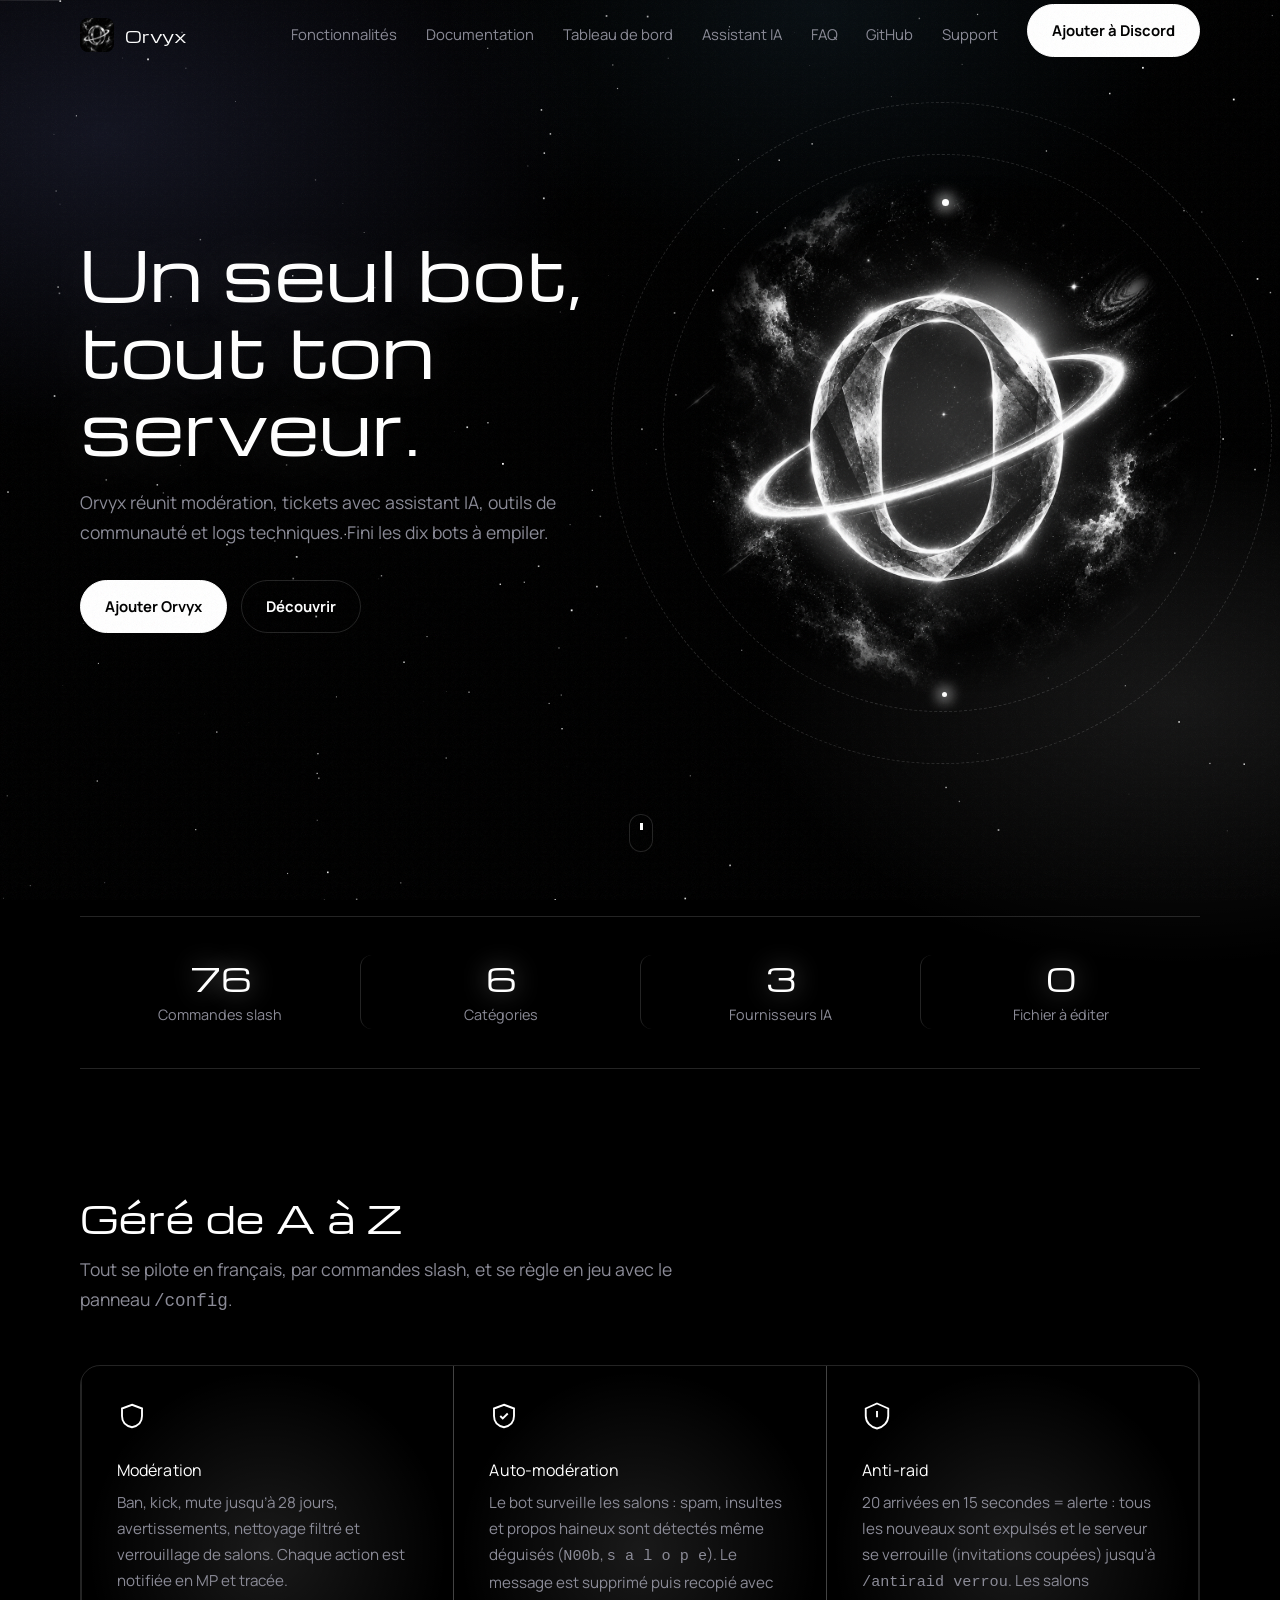
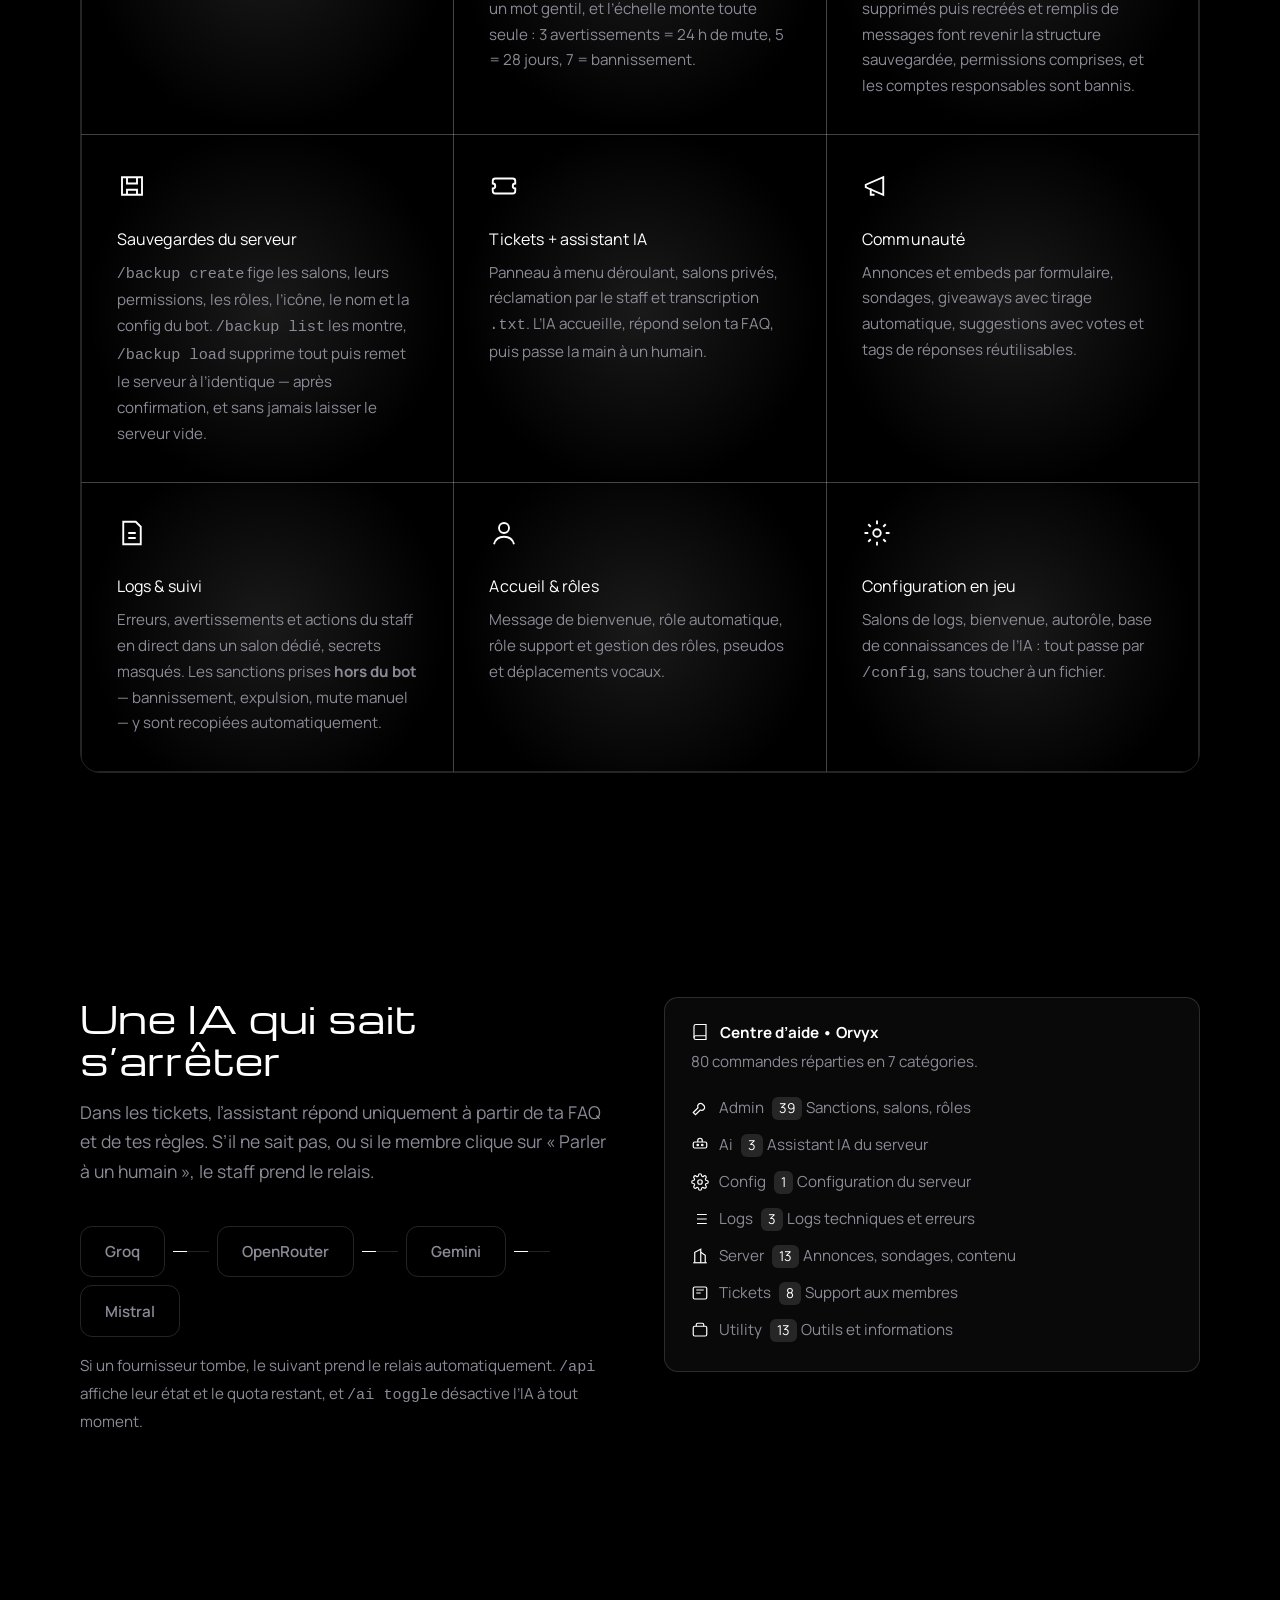
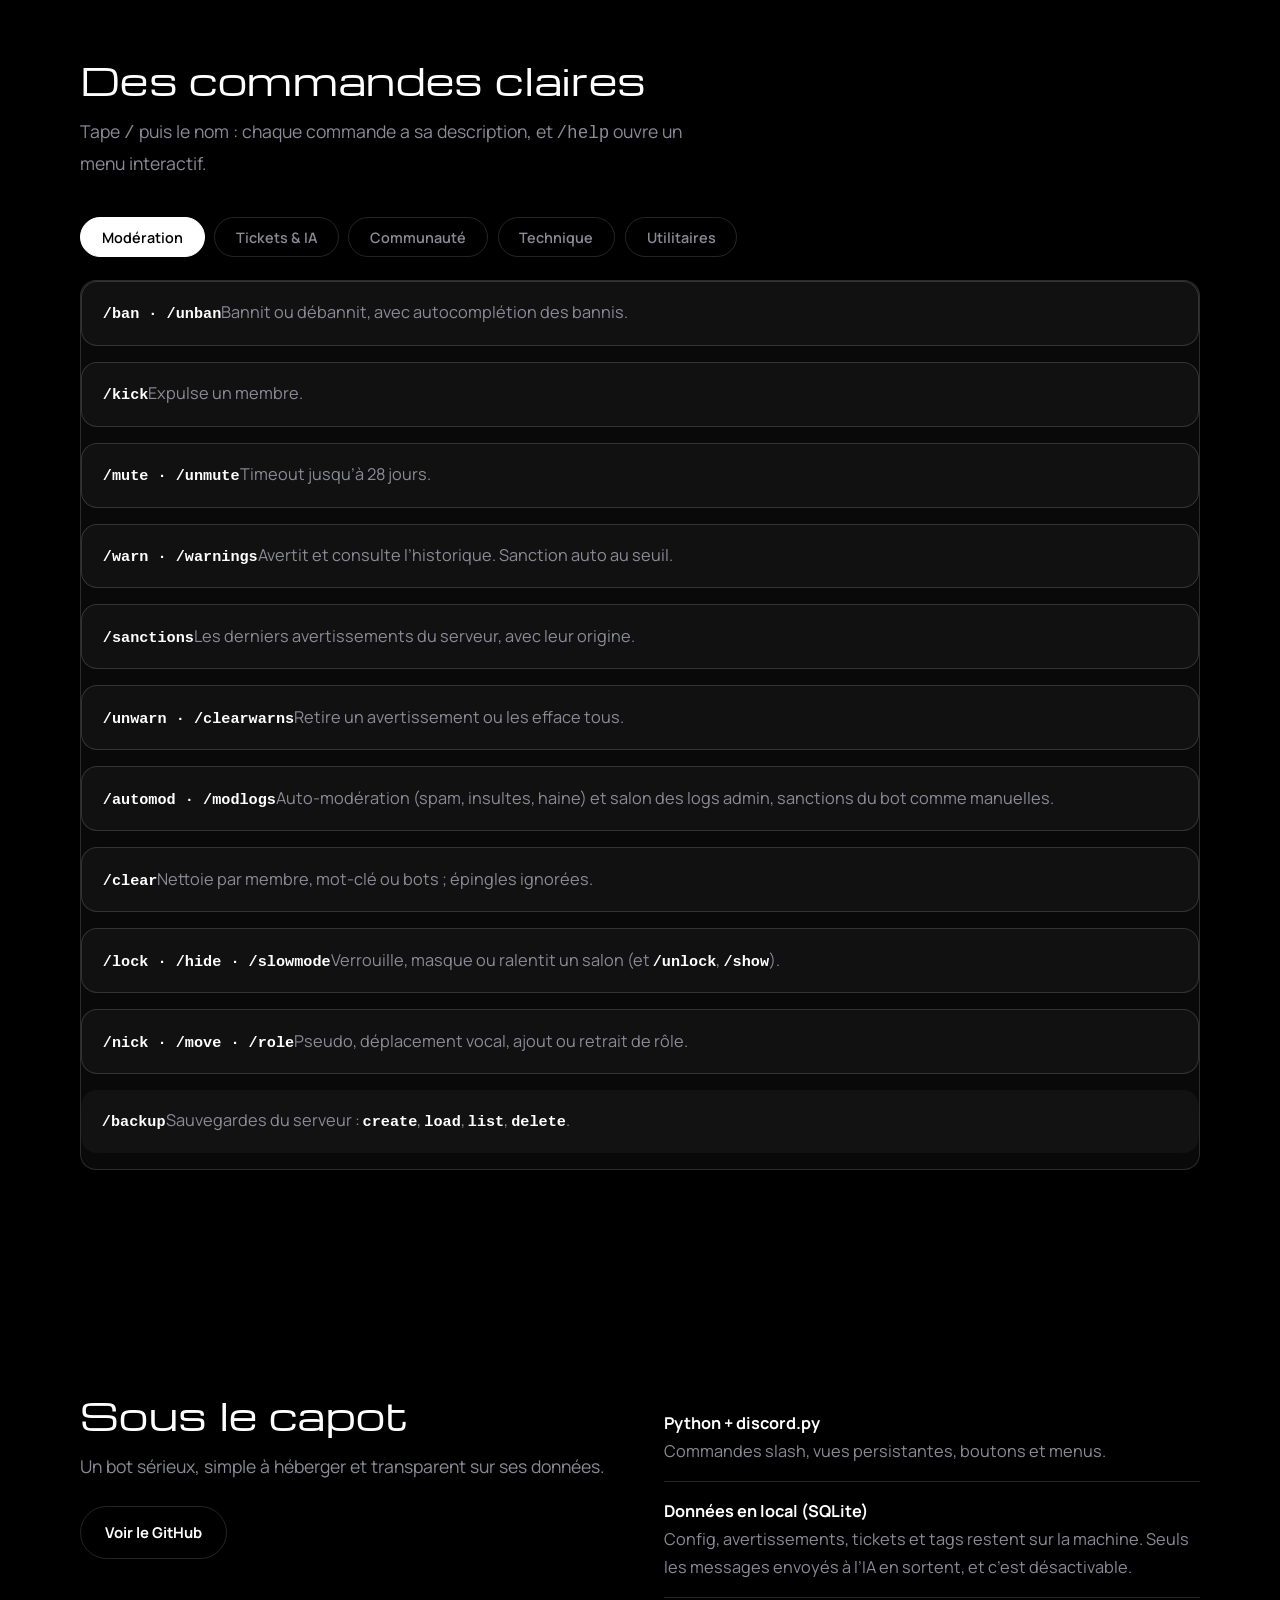
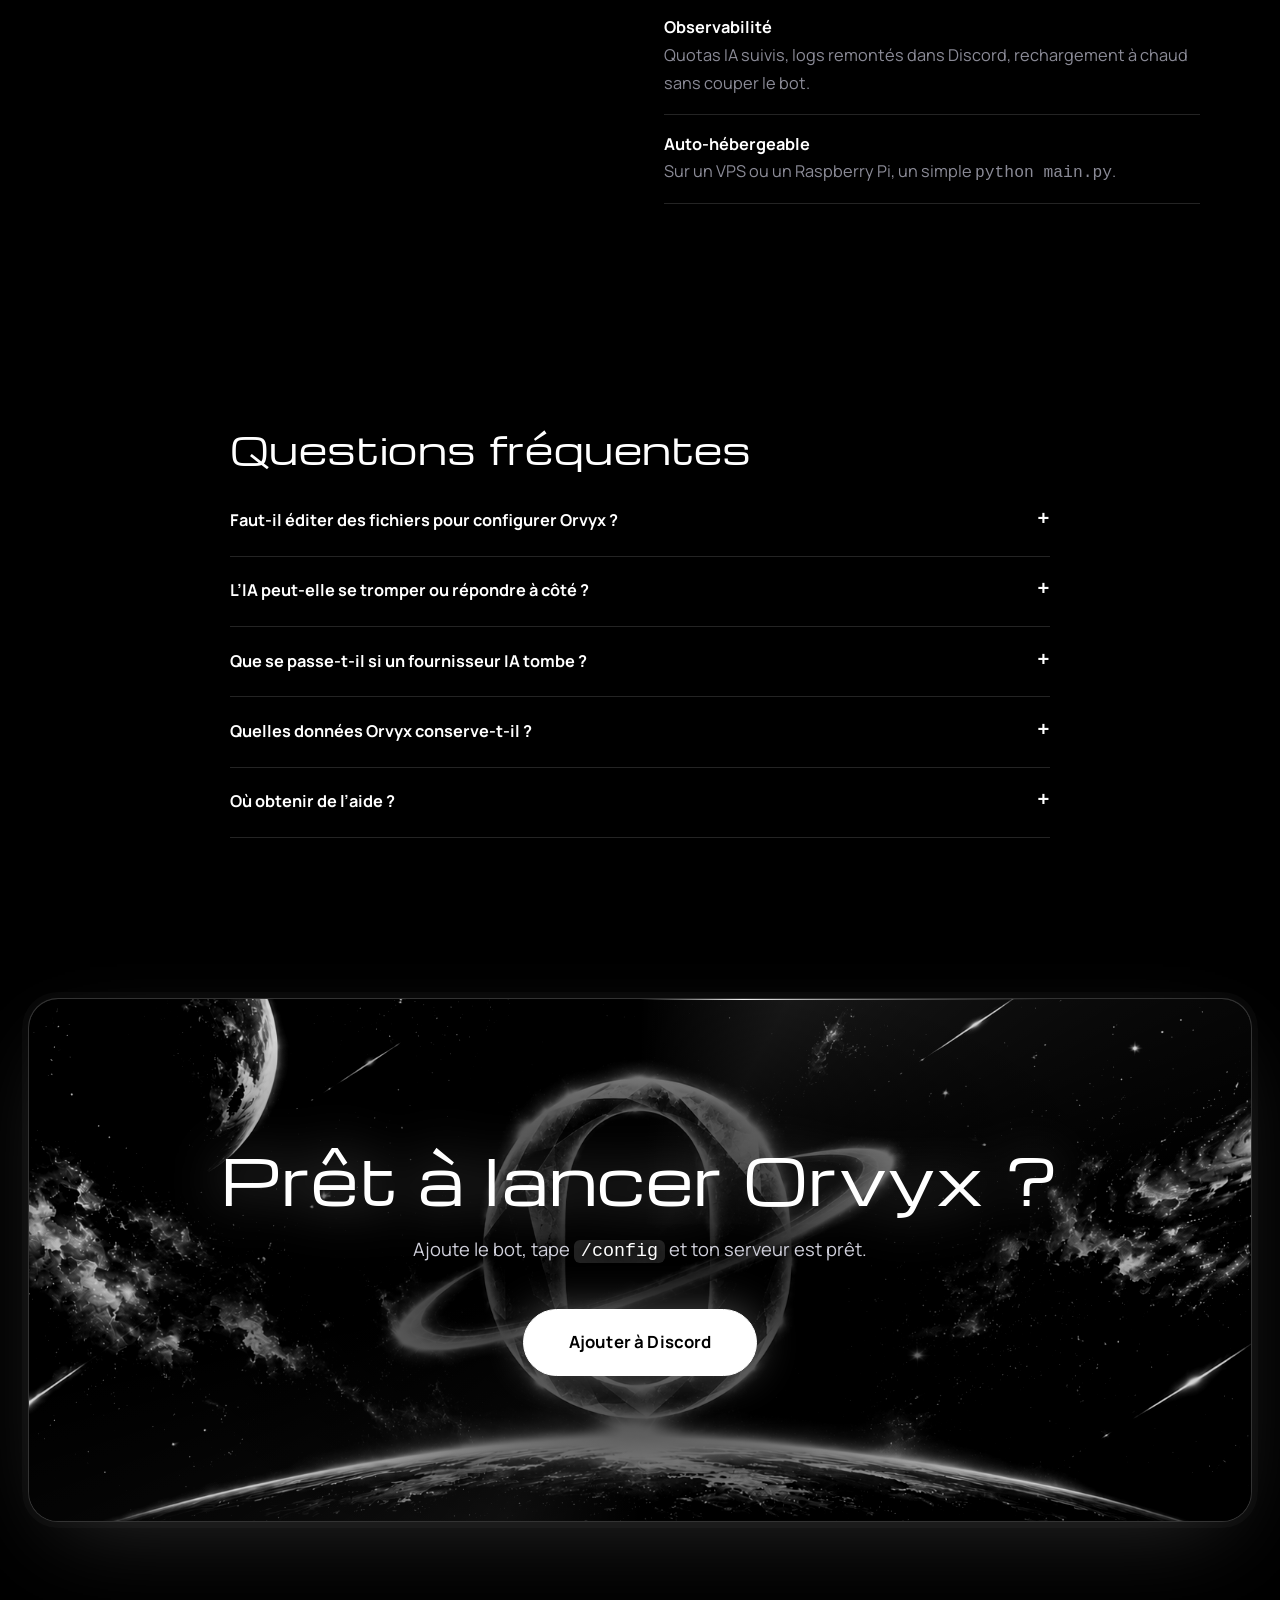
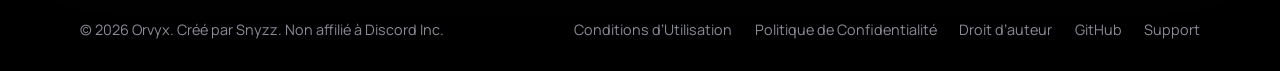
<file: index.html>
<!doctype html><html lang="fr"><head><title>Orvyx – Bot Discord de modération, tickets IA et communauté</title><meta name="description" content="Orvyx réunit modération, auto-modération, anti-raid, sauvegardes du serveur, tickets avec assistant IA, giveaways, sondages et logs dans un seul bot Discord en français."><meta charset="utf-8">
<meta name="viewport" content="width=device-width,initial-scale=1"><link rel="icon" href="assets/logo.png"><link rel="preconnect" href="https://fonts.googleapis.com"><link rel="preconnect" href="https://fonts.gstatic.com" crossorigin><link href="https://fonts.googleapis.com/css2?family=Manrope:wght@400;600;700&family=Michroma&display=swap" rel="stylesheet"><link rel="stylesheet" href="style.css"><meta property="og:image" content="assets/banner.png"></head><body>
<canvas id="stars"></canvas><nav><div class="wrap nv"><a class="brand" href="index.html"><img src="assets/logo.png" alt="">Orvyx</a><button class="burger" aria-label="Menu"><svg viewBox="0 0 24 24" fill="none" stroke="currentColor" stroke-width="1.6" stroke-linecap="round"><path d="M4 6h16M4 12h16M4 18h16"/></svg></button><ul class="links"><li><a href="index.html#fonctionnalites">Fonctionnalités</a></li><li><a href="documentation.html">Documentation</a></li><li><a href="dashboard.html">Tableau de bord</a></li><li><a href="index.html#ia">Assistant IA</a></li><li><a href="index.html#faq">FAQ</a></li><li><a href="https://github.com/Snyzz-dev" target="_blank" rel="noopener noreferrer">GitHub</a></li><li><a href="#" data-support>Support</a></li><li><a class="btn" href="#" data-invite>Ajouter à Discord</a></li></ul></div></nav>
<header class="hero"><div class="wrap"><div>
<h1 class="in">Un seul bot,<span>tout ton serveur.</span></h1>
<p class="lead in">Orvyx réunit modération, tickets avec assistant IA, outils de communauté et logs techniques. Fini les dix bots à empiler.</p>
<div class="cta in"><a class="btn" href="#" data-invite>Ajouter Orvyx</a><a class="btn ghost" href="#fonctionnalites">Découvrir</a></div></div>
<div class="orb in"><i></i><i></i><img src="assets/logo.png" alt="Logo Orvyx"></div></div></header>

<div class="wrap rv"><div class="stats">
<div><b data-n="80">0</b><span>Commandes slash</span></div><div><b data-n="7">0</b><span>Catégories</span></div>
<div><b data-n="4">0</b><span>Fournisseurs IA</span></div><div><b data-n="0">0</b><span>Fichier à éditer</span></div></div></div>

<section id="fonctionnalites"><div class="wrap"><div class="rv"><h2>Géré de A à Z</h2><p class="lead">Tout se pilote en français, par commandes slash, et se règle en jeu avec le panneau <code>/config</code>.</p></div>
<div class="feat rv">
<div class="f"><svg viewBox="0 0 24 24"><path d="M12 3l8 3v6c0 5-3.5 8-8 9-4.5-1-8-4-8-9V6z"/></svg><h3>Modération</h3><p>Ban, kick, mute jusqu’à 28 jours, avertissements, nettoyage filtré et verrouillage de salons. Chaque action est notifiée en MP et tracée.</p></div>
<div class="f"><svg viewBox="0 0 24 24"><path d="M12 3l8 3v6c0 5-3.5 8-8 9-4.5-1-8-4-8-9V6z"/><path d="M9 12l2 2 4-4"/></svg><h3>Auto-modération</h3><p>Le bot surveille les salons : spam, insultes et propos haineux sont détectés même déguisés (<code>N00b</code>, <code>s a l o p e</code>). Le message est supprimé puis recopié avec un mot gentil, et l’échelle monte toute seule : 3 avertissements = 24 h de mute, 5 = 28 jours, 7 = bannissement.</p></div>
<div class="f"><svg viewBox="0 0 24 24"><path d="M12 2l9 4v6c0 5-4 9-9 10-5-1-9-5-9-10V6z"/><path d="M12 8v5M12 16h.01"/></svg><h3>Anti-raid</h3><p>20 arrivées en 15 secondes = alerte : tous les nouveaux sont expulsés et le serveur se verrouille (invitations coupées) jusqu’à <code>/antiraid verrou</code>. Les salons supprimés puis recréés et remplis de messages font revenir la structure sauvegardée, permissions comprises, et les comptes responsables sont bannis.</p></div>
<div class="f"><svg viewBox="0 0 24 24"><path d="M4 5h16v14H4z"/><path d="M8 5v5h8V5M8 19v-4h8v4"/></svg><h3>Sauvegardes du serveur</h3><p><code>/backup create</code> fige les salons, leurs permissions, les rôles, l’icône, le nom et la config du bot. <code>/backup list</code> les montre, <code>/backup load</code> supprime tout puis remet le serveur à l’identique — après confirmation, et sans jamais laisser le serveur vide.</p></div>
<div class="f"><svg viewBox="0 0 24 24"><path d="M3 8a2 2 0 012-2h14a2 2 0 012 2v2a2 2 0 000 4v2a2 2 0 01-2 2H5a2 2 0 01-2-2v-2a2 2 0 000-4z"/></svg><h3>Tickets + assistant IA</h3><p>Panneau à menu déroulant, salons privés, réclamation par le staff et transcription <code>.txt</code>. L’IA accueille, répond selon ta FAQ, puis passe la main à un humain.</p></div>
<div class="f"><svg viewBox="0 0 24 24"><path d="M3 11l14-6v14L3 13z"/><path d="M7 14v5h3"/></svg><h3>Communauté</h3><p>Annonces et embeds par formulaire, sondages, giveaways avec tirage automatique, suggestions avec votes et tags de réponses réutilisables.</p></div>
<div class="f"><svg viewBox="0 0 24 24"><path d="M5 3h10l4 4v14H5z"/><path d="M9 12h6M9 16h6"/></svg><h3>Logs &amp; suivi</h3><p>Erreurs, avertissements et actions du staff en direct dans un salon dédié, secrets masqués. Les sanctions prises <strong>hors du bot</strong> — bannissement, expulsion, mute manuel — y sont recopiées automatiquement.</p></div>
<div class="f"><svg viewBox="0 0 24 24"><circle cx="12" cy="8" r="4"/><path d="M4 21c1-4 4-6 8-6s7 2 8 6"/></svg><h3>Accueil &amp; rôles</h3><p>Message de bienvenue, rôle automatique, rôle support et gestion des rôles, pseudos et déplacements vocaux.</p></div>
<div class="f"><svg viewBox="0 0 24 24"><circle cx="12" cy="12" r="3"/><path d="M12 2v3M12 19v3M2 12h3M19 12h3M5 5l2 2M17 17l2 2M19 5l-2 2M7 17l-2 2"/></svg><h3>Configuration en jeu</h3><p>Salons de logs, bienvenue, autorôle, base de connaissances de l’IA : tout passe par <code>/config</code>, sans toucher à un fichier.</p></div>
</div></div></section>

<section id="ia"><div class="wrap two"><div class="rv"><h2>Une IA qui sait s’arrêter</h2>
<p class="lead">Dans les tickets, l’assistant répond uniquement à partir de ta FAQ et de tes règles. S’il ne sait pas, ou si le membre clique sur « Parler à un humain », le staff prend le relais.</p>
<div class="chain"><span class="node">Groq</span><s></s><span class="node">OpenRouter</span><s></s><span class="node">Gemini</span><s></s><span class="node">Mistral</span></div>
<p style="color:var(--mu);font-size:.95rem">Si un fournisseur tombe, le suivant prend le relais automatiquement. <code>/api</code> affiche leur état et le quota restant, et <code>/ai toggle</code> désactive l’IA à tout moment.</p></div>
<div class="rv hp"><b><svg viewBox="0 0 24 24" fill="none" stroke="currentColor" stroke-width="1.6"><path d="M4 19.5A2.5 2.5 0 0 1 6.5 17H20"/><path d="M6.5 2H20v20H6.5A2.5 2.5 0 0 1 4 19.5v-15A2.5 2.5 0 0 1 6.5 2z"/></svg> Centre d’aide • Orvyx</b><p>80 commandes réparties en 7 catégories.</p>
<div><svg viewBox="0 0 24 24" fill="none" stroke="currentColor" stroke-width="1.6" stroke-linecap="round"><path d="M14.7 6.3a4 4 0 0 0-5.4 5.4L3 18l3 3 6.3-6.3a4 4 0 0 0 5.4-5.4Z"/></svg> Admin<em>39</em> Sanctions, salons, rôles</div><div><svg viewBox="0 0 24 24" fill="none" stroke="currentColor" stroke-width="1.6"><rect x="3" y="8" width="18" height="8" rx="2"/><circle cx="9" cy="12" r="1"/><circle cx="15" cy="12" r="1"/><path d="M9 8V6a3 3 0 0 1 6 0v2"/></svg> Ai<em>3</em> Assistant IA du serveur</div><div><svg viewBox="0 0 24 24" fill="none" stroke="currentColor" stroke-width="1.6"><circle cx="12" cy="12" r="3"/><path d="M19.4 15a1.65 1.65 0 0 0 .33 1.82l.06.06a2 2 0 1 1-2.83 2.83l-.06-.06a1.65 1.65 0 0 0-1.82-.33 1.65 1.65 0 0 0-1 1.51V21a2 2 0 1 1-4 0v-.09A1.65 1.65 0 0 0 9 19.4a1.65 1.65 0 0 0-1.82.33l-.06.06a2 2 0 1 1-2.83-2.83l.06-.06A1.65 1.65 0 0 0 4.68 15a1.65 1.65 0 0 0-1.51-1H3a2 2 0 1 1 0-4h.09A1.65 1.65 0 0 0 4.6 9a1.65 1.65 0 0 0-.33-1.82l-.06-.06a2 2 0 1 1 2.83-2.83l.06.06A1.65 1.65 0 0 0 9 4.68a1.65 1.65 0 0 0 1-1.51V3a2 2 0 1 1 4 0v.09a1.65 1.65 0 0 0 1 1.51 1.65 1.65 0 0 0 1.82-.33l.06-.06a2 2 0 1 1 2.83 2.83l-.06.06A1.65 1.65 0 0 0 19.4 9a1.65 1.65 0 0 0 1.51 1H21a2 2 0 1 1 0 4h-.09a1.65 1.65 0 0 0-1.51 1z"/></svg> Config<em>1</em> Configuration du serveur</div><div><svg viewBox="0 0 24 24" fill="none" stroke="currentColor" stroke-width="1.6"><path d="M8 6h13M8 12h13M8 18h13M3 6h.01M3 12h.01M3 18h.01"/></svg> Logs<em>3</em> Logs techniques et erreurs</div><div><svg viewBox="0 0 24 24" fill="none" stroke="currentColor" stroke-width="1.6"><path d="M3 21h18"/><path d="M5 21V7l8-4v18"/><path d="M19 21V11l-6-4"/></svg> Server<em>13</em> Annonces, sondages, contenu</div><div><svg viewBox="0 0 24 24" fill="none" stroke="currentColor" stroke-width="1.6"><rect x="3" y="4" width="18" height="16" rx="2"/><path d="M7 8h10M7 12h6"/></svg> Tickets<em>8</em> Support aux membres</div><div><svg viewBox="0 0 24 24" fill="none" stroke="currentColor" stroke-width="1.6"><rect x="3" y="7" width="18" height="13" rx="2"/><path d="M7 7V5a2 2 0 0 1 2-2h6a2 2 0 0 1 2 2v2"/></svg> Utility<em>13</em> Outils et informations</div></div></div></section>

<section id="commandes"><div class="wrap"><div class="rv"><h2>Des commandes claires</h2><p class="lead">Tape <code>/</code> puis le nom : chaque commande a sa description, et <code>/help</code> ouvre un menu interactif.</p>
<div class="tabs"><button class="on" data-t="t1">Modération</button><button data-t="t2">Tickets &amp; IA</button><button data-t="t3">Communauté</button><button data-t="t4">Technique</button><button data-t="t5">Utilitaires</button></div>
<div class="cmds on" id="t1"><div class="cmd"><code>/ban · /unban</code><span>Bannit ou débannit, avec autocomplétion des bannis.</span></div><div class="cmd"><code>/kick</code><span>Expulse un membre.</span></div><div class="cmd"><code>/mute · /unmute</code><span>Timeout jusqu’à 28 jours.</span></div><div class="cmd"><code>/warn · /warnings</code><span>Avertit et consulte l’historique. Sanction auto au seuil.</span></div><div class="cmd"><code>/sanctions</code><span>Les derniers avertissements du serveur, avec leur origine.</span></div><div class="cmd"><code>/unwarn · /clearwarns</code><span>Retire un avertissement ou les efface tous.</span></div><div class="cmd"><code>/automod · /modlogs</code><span>Auto-modération (spam, insultes, haine) et salon des logs admin, sanctions du bot comme manuelles.</span></div><div class="cmd"><code>/clear</code><span>Nettoie par membre, mot-clé ou bots ; épingles ignorées.</span></div><div class="cmd"><code>/lock · /hide · /slowmode</code><span>Verrouille, masque ou ralentit un salon (et <code>/unlock</code>, <code>/show</code>).</span></div><div class="cmd"><code>/nick · /move · /role</code><span>Pseudo, déplacement vocal, ajout ou retrait de rôle.</span></div><div class="cmd"><code>/backup</code><span>Sauvegardes du serveur : <code>create</code>, <code>load</code>, <code>list</code>, <code>delete</code>.</span></div></div>
<div class="cmds" id="t2"><div class="cmd"><code>/ticket category-add</code><span>Ajoute un type de ticket au panneau public.</span></div><div class="cmd"><code>Panneau de tickets</code><span>Menu déroulant, salon privé, réclamation par le staff.</span></div><div class="cmd"><code>Transcription</code><span>Fichier <code>.txt</code> envoyé au staff et en MP à l’auteur.</span></div><div class="cmd"><code>/ai toggle</code><span>Active ou désactive l’assistant IA.</span></div><div class="cmd"><code>/api</code><span>Santé des fournisseurs IA et quota restant.</span></div></div>
<div class="cmds" id="t3"><div class="cmd"><code>/announce · /embed</code><span>Embeds par formulaire : titre, couleur, image, mention.</span></div><div class="cmd"><code>/poll</code><span>Sondage de 2 à 5 choix avec réactions.</span></div><div class="cmd"><code>/giveaway lancer · terminer</code><span>Prix, durée, gagnants, tirage automatique.</span></div><div class="cmd"><code>/suggest</code><span>Suggestions avec votes <svg viewBox="0 0 24 24" fill="none" stroke="currentColor" stroke-width="1.6"><path d="M7 10v12"/><path d="M15 5.88 14 10h5.83a2 2 0 0 1 1.92 2.56l-2.33 8A2 2 0 0 1 17.5 22H4a2 2 0 0 1-2-2v-8a2 2 0 0 1 2-2h2.76a2 2 0 0 0 1.79-1.11L12 2h0a3.13 3.13 0 0 1 3 3.88Z"/></svg>/<svg viewBox="0 0 24 24" fill="none" stroke="currentColor" stroke-width="1.6"><path d="M17 14V2"/><path d="M9 18.12 10 14H4.17a2 2 0 0 1-1.92-2.56l2.33-8A2 2 0 0 1 6.5 2H20a2 2 0 0 1 2 2v8a2 2 0 0 1-2 2h-2.76a2 2 0 0 0-1.79 1.11L12 22h0a3.13 3.13 0 0 1-3-3.88Z"/></svg>, option anonyme.</span></div><div class="cmd"><code>/tag</code><span>Réponses réutilisables avec autocomplétion et compteur.</span></div></div>
<div class="cmds" id="t4"><div class="cmd"><code>/config</code><span>Panneau interactif : logs, bienvenue, autorôle, rôle support, base IA.</span></div><div class="cmd"><code>/logs configurer</code><span>Logs en direct dans un salon Discord.</span></div><div class="cmd"><code>/suggestion-channel</code><span>Définit le salon des suggestions.</span></div><div class="cmd"><code>/restart · /shutdown · /reload</code><span>Pilotage à distance, réservé au propriétaire.</span></div></div>
<div class="cmds" id="t5"><div class="cmd"><code>/help</code><span>Menu d’aide interactif, généré automatiquement.</span></div><div class="cmd"><code>/ping · /botinfo</code><span>Latence et informations sur le bot.</span></div><div class="cmd"><code>/serverinfo · /userinfo</code><span>Infos sur le serveur ou un membre.</span></div><div class="cmd"><code>/avatar · /timestamp</code><span>Avatar d’un membre, horodatages Discord.</span></div><div class="cmd"><code>/remind</code><span>Rappel envoyé en MP.</span></div></div>
</div></div></section>

<section id="technique"><div class="wrap two"><div class="rv"><h2>Sous le capot</h2><p class="lead">Un bot sérieux, simple à héberger et transparent sur ses données.</p><a class="btn ghost" style="margin-top:1.5rem" href="https://github.com/Snyzz-dev" target="_blank" rel="noopener noreferrer">Voir le GitHub</a></div>
<ul class="tech rv"><li><b>Python + discord.py</b>Commandes slash, vues persistantes, boutons et menus.</li><li><b>Données en local (SQLite)</b>Config, avertissements, tickets et tags restent sur la machine. Seuls les messages envoyés à l’IA en sortent, et c’est désactivable.</li><li><b>Observabilité</b>Quotas IA suivis, logs remontés dans Discord, rechargement à chaud sans couper le bot.</li><li><b>Auto-hébergeable</b>Sur un VPS ou un Raspberry Pi, un simple <code>python main.py</code>.</li></ul></div></section>

<section id="faq"><div class="wrap" style="max-width:820px"><div class="rv"><h2>Questions fréquentes</h2>
<details><summary>Faut-il éditer des fichiers pour configurer Orvyx ?</summary><p>Non. Pour l’usage courant, tout se règle en jeu avec <code>/config</code> : salons de logs, bienvenue, rôle automatique, rôle support et base de connaissances de l’IA.</p></details>
<details><summary>L’IA peut-elle se tromper ou répondre à côté ?</summary><p>Elle s’appuie uniquement sur la FAQ et les règles que tu fournis, et passe la main au staff quand elle ne sait pas. Le membre peut aussi demander un humain à tout moment.</p></details>
<details><summary>Que se passe-t-il si un fournisseur IA tombe ?</summary><p>Orvyx bascule automatiquement sur le suivant : Groq, OpenRouter, Google Gemini, puis Mistral.</p></details>
<details><summary>Quelles données Orvyx conserve-t-il ?</summary><p>Les réglages, avertissements, tickets et tags, stockés en local. Le détail est dans la <a href="confidentialite.html">Politique de Confidentialité</a>.</p></details>
<details><summary>Où obtenir de l’aide ?</summary><p>Écris-nous à <a href="#" data-support>snyzzoff@gmail.com</a>.</p></details>
</div></div></section>

<section class="end"><div class="wrap rv"><h2>Prêt à lancer Orvyx ?</h2><p class="lead">Ajoute le bot, tape <code>/config</code> et ton serveur est prêt.</p><a class="btn" href="#" data-invite>Ajouter à Discord</a></div></section>
<footer><div class="wrap"><span>© 2026 Orvyx. Créé par Snyzz. Non affilié à Discord Inc.</span><div><a href="conditions.html">Conditions d’Utilisation</a><a href="confidentialite.html">Politique de Confidentialité</a><a href="droit-auteur.html">Droit d’auteur</a><a href="https://github.com/Snyzz-dev" target="_blank" rel="noopener noreferrer">GitHub</a><a href="#" data-support>Support</a></div></div></footer><script src="script.js"></script></body></html>
</file>
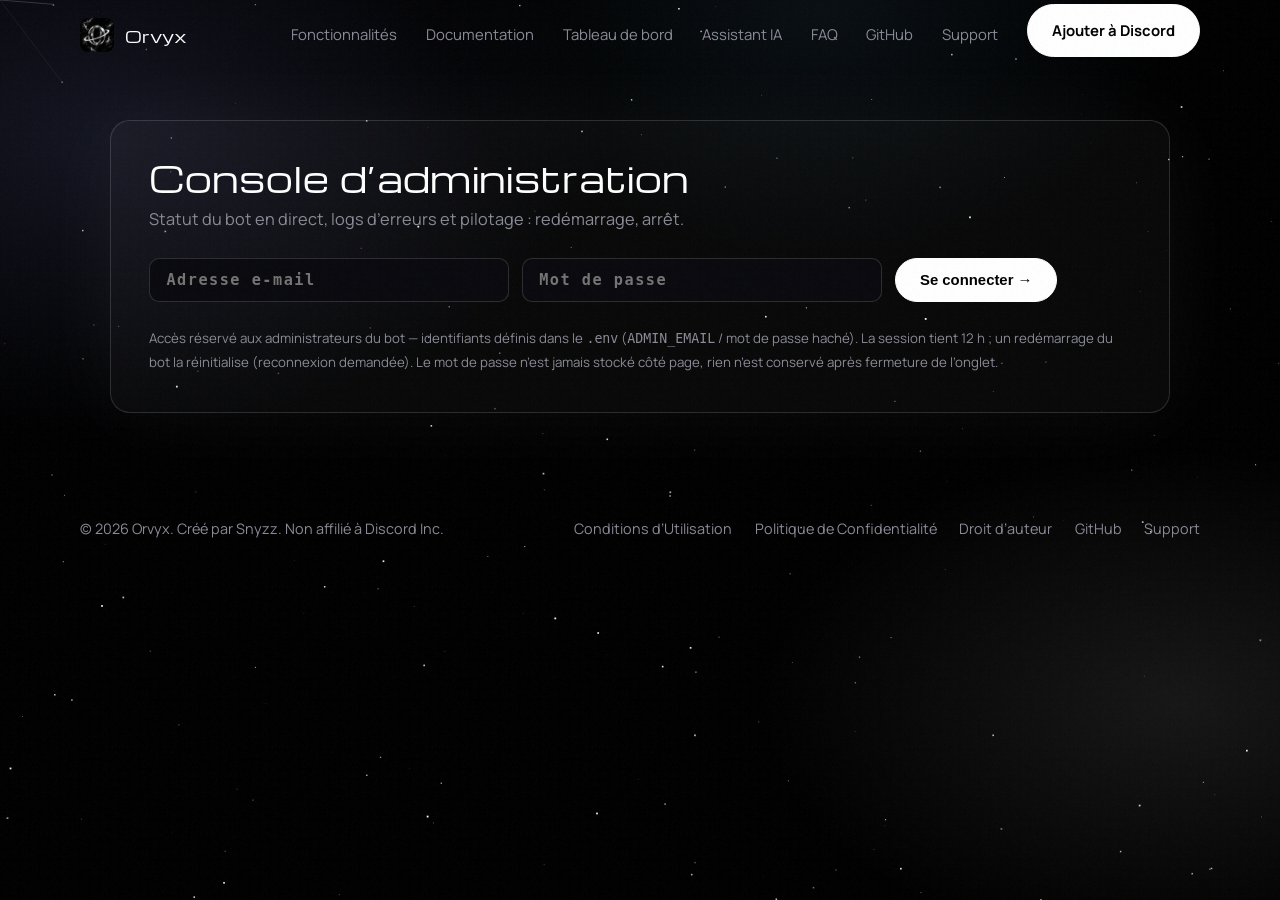
<file: admin.html>
<!doctype html><html lang="fr"><head><title>Admin – Orvyx</title><meta name="robots" content="noindex,nofollow"><meta name="description" content="Console d’administration privée Orvyx : statut du bot, durée de connexion, serveurs, logs d’erreurs et pilotage."><meta charset="utf-8">
<meta name="viewport" content="width=device-width,initial-scale=1"><link rel="icon" href="assets/logo.png"><link rel="preconnect" href="https://fonts.googleapis.com"><link rel="preconnect" href="https://fonts.gstatic.com" crossorigin><link href="https://fonts.googleapis.com/css2?family=Manrope:wght@400;600;700&family=Michroma&display=swap" rel="stylesheet"><link rel="stylesheet" href="style.css"><meta property="og:image" content="assets/banner.png">
<style>
.awrap{max-width:1060px;padding:120px 0 4rem}
.formjeton{display:flex;gap:.8rem;flex-wrap:wrap;margin-top:1.5rem}
.ainput{width:min(360px,100%);text-transform:none;letter-spacing:.1em;font-size:.95rem}
.ahead{display:flex;justify-content:space-between;gap:1.2rem;align-items:center;flex-wrap:wrap}
.aident{display:flex;gap:1rem;align-items:center;min-width:0}
.aavatar{width:56px;height:56px;border-radius:50%;border:1px solid var(--ln);background:#0a0a0f}
.aident h1{font-size:clamp(1.3rem,3vw,1.8rem);word-break:break-word}
.dot{display:inline-block;width:10px;height:10px;border-radius:50%;background:var(--mu);margin-right:.5rem;vertical-align:middle}
.dot.ok{background:#57f287;box-shadow:0 0 12px rgba(87,242,135,.85)}
.dot.ko{background:#ed4245;box-shadow:0 0 12px rgba(237,66,69,.85)}
.dot.wait{background:#fee75c;box-shadow:0 0 12px rgba(254,231,92,.7)}
.aactions{display:flex;gap:.6rem;flex-wrap:wrap}
.btn.danger:hover{border-color:#ed4245;color:#ed4245!important;box-shadow:0 0 24px rgba(237,66,69,.3)}
.agrid{display:grid;grid-template-columns:repeat(auto-fit,minmax(150px,1fr));gap:.8rem;margin:1.2rem 0}
.acarte{border:1px solid var(--ln);border-radius:14px;background:var(--pn);padding:1rem 1.1rem}
.acarte .lbl{display:block;color:var(--mu);font-size:.76rem;text-transform:uppercase;letter-spacing:.09em;margin-bottom:.4rem}
.acarte strong{font-family:var(--d);font-weight:400;font-size:1.2rem;color:var(--wh);word-break:break-word}
.asec{border:1px solid var(--ln);border-radius:20px;background:var(--pn);padding:1.6rem 1.8rem;margin-bottom:1.2rem}
.asec h3{margin-bottom:1rem}
.ainfos{display:grid;grid-template-columns:repeat(auto-fit,minmax(260px,1fr));gap:.3rem 1.6rem;font-size:.92rem}
.ainfos .lig{display:flex;justify-content:space-between;gap:1rem;border-bottom:1px dashed rgba(255,255,255,.08);padding:.5rem 0}
.ainfos .k{color:var(--mu)}
.ainfos .v{color:var(--tx);font-weight:600;text-align:right;word-break:break-word}
.atable{overflow-x:auto}
table{width:100%;border-collapse:collapse;font-size:.92rem}
th,td{text-align:left;padding:.6rem .6rem;border-bottom:1px solid var(--ln);white-space:nowrap}
th{color:var(--mu);font-size:.75rem;text-transform:uppercase;letter-spacing:.09em}
.num{text-align:right}
.mono{font-family:ui-monospace,Consolas,monospace;font-size:.85rem}
.atools{display:flex;gap:.5rem;flex-wrap:wrap;align-items:center;margin-bottom:.9rem}
.afiltre{border:1px solid var(--ln);background:transparent;color:var(--mu);border-radius:999px;padding:.35rem .85rem;font-size:.8rem;cursor:pointer;font-family:inherit;transition:.2s}
.afiltre:hover{border-color:var(--wh);color:var(--wh)}
.afiltre.on{background:#fff;color:#000;border-color:#fff;font-weight:700}
.acheck{color:var(--mu);font-size:.82rem;cursor:pointer;user-select:none;display:inline-flex;gap:.45rem;align-items:center}
.acheck input{accent-color:#fff}
.abadge{border:1px solid var(--ln);border-radius:999px;padding:.22rem .7rem;font-size:.76rem;color:var(--mu);white-space:nowrap}
.abadge.er{color:#ff5c5c;border-color:rgba(255,92,92,.55)}
.aconsole{border:1px solid var(--ln);border-radius:12px;background:#050508;height:min(430px,55vh);overflow-y:auto;padding:.7rem .85rem;font:400 .8rem/1.55 ui-monospace,Consolas,monospace}
.aligne{display:flex;gap:.7rem;padding:.2rem 0;border-bottom:1px solid rgba(255,255,255,.045)}
.aligne .t{color:var(--mu);white-space:nowrap}
.aligne .niv{min-width:74px;font-weight:700;flex-shrink:0}
.aligne .niv.ERROR,.aligne .niv.CRITICAL{color:#ff5c5c}
.aligne .niv.WARNING{color:#fee75c}
.aligne .msg{color:#cfcfd9;white-space:pre-wrap;word-break:break-word}
.vidange{color:var(--mu);padding:.5rem 0}
@media(max-width:760px){.asec{padding:1.2rem 1.1rem}.ahead{flex-direction:column;align-items:flex-start}}
</style></head><body>
<canvas id="stars"></canvas><nav><div class="wrap nv"><a class="brand" href="index.html"><img src="assets/logo.png" alt="">Orvyx</a><button class="burger" aria-label="Menu"><svg viewBox="0 0 24 24" fill="none" stroke="currentColor" stroke-width="1.6" stroke-linecap="round"><path d="M4 6h16M4 12h16M4 18h16"/></svg></button><ul class="links"><li><a href="index.html#fonctionnalites">Fonctionnalités</a></li><li><a href="documentation.html">Documentation</a></li><li><a href="dashboard.html">Tableau de bord</a></li><li><a href="index.html#ia">Assistant IA</a></li><li><a href="index.html#faq">FAQ</a></li><li><a href="https://github.com/Snyzz-dev" target="_blank" rel="noopener noreferrer">GitHub</a></li><li><a href="#" data-support>Support</a></li><li><a class="btn" href="#" data-invite>Ajouter à Discord</a></li></ul></div></nav>

<main class="wrap awrap">

<!-- ===================================================== porte (login) -->
<div class="vcard in" id="porte">
<h1>Console d’administration</h1>
<p class="sub">Statut du bot en direct, logs d’erreurs et pilotage : redémarrage, arrêt.</p>
<form class="formjeton" id="form-login" autocomplete="on">
<input class="vinput ainput" type="email" id="email" placeholder="Adresse e-mail" aria-label="Adresse e-mail" autocomplete="username" required>
<input class="vinput ainput" type="password" id="mdp" placeholder="Mot de passe" aria-label="Mot de passe" autocomplete="current-password" required>
<button class="btn" type="submit">Se connecter →</button>
</form>
<div class="vmsg" id="msg-porte" role="status"></div>
<p class="vnote">Accès réservé aux administrateurs du bot — identifiants définis dans le <code>.env</code> (<code>ADMIN_EMAIL</code> / mot de passe haché). La session tient 12 h ; un redémarrage du bot la réinitialise (reconnexion demandée). Le mot de passe n’est jamais stocké côté page, rien n’est conservé après fermeture de l’onglet.</p>
</div>

<!-- ===================================================== tableau de bord -->
<div id="panneau" hidden>

<div class="vcard in">
<div class="ahead">
<div class="aident">
<img class="aavatar" id="avatar" alt="" hidden>
<div><h1 id="nom-bot">Orvyx</h1><p class="sub"><span class="dot" id="pastille"></span><span id="etat">Interrogation…</span></p></div>
</div>
<div class="aactions">
<button class="btn ghost mini" id="btn-redemarrer" type="button"><svg viewBox="0 0 24 24" fill="none" stroke="currentColor" stroke-width="1.6" stroke-linecap="round"><polyline points="23 4 23 10 17 10"/><path d="M20.49 15a9 9 0 1 1-2.12-9.36L23 10"/></svg> Redémarrer</button>
<button class="btn ghost mini danger" id="btn-arreter" type="button"><svg viewBox="0 0 24 24"><rect x="6" y="6" width="12" height="12" fill="currentColor"/></svg> Arrêter</button>
<button class="btn ghost mini" id="btn-deconnexion" type="button">Déconnexion</button>
</div>
</div>
<div class="vmsg" id="msg-action" role="status"></div>
<div class="agrid">
<div class="acarte"><span class="lbl">Latence</span><strong id="s-ping">—</strong></div>
<div class="acarte"><span class="lbl">En ligne depuis</span><strong id="s-uptime">—</strong></div>
<div class="acarte"><span class="lbl">Serveurs</span><strong id="s-serveurs">—</strong></div>
<div class="acarte"><span class="lbl">Membres</span><strong id="s-membres">—</strong></div>
<div class="acarte"><span class="lbl">Extensions</span><strong id="s-cogs">—</strong></div>
<div class="acarte"><span class="lbl">Commandes</span><strong id="s-commandes">—</strong></div>
</div>
<p class="vnote">Actualisation automatique toutes les 5 s — les compteurs « en ligne depuis » et « depuis le lancement » défilent seconde par seconde.</p>
</div>

<!-- infos du bot -->
<div class="asec">
<h3>Informations</h3>
<div class="ainfos">
<div class="lig"><span class="k">Identifiant</span><span class="v mono" id="i-id">—</span></div>
<div class="lig"><span class="k">Propriétaires</span><span class="v mono" id="i-props">—</span></div>
<div class="lig"><span class="k">Assistant IA</span><span class="v" id="i-ia">—</span></div>
<div class="lig"><span class="k">API de vérification</span><span class="v" id="i-api">—</span></div>
<div class="lig"><span class="k">Base de données</span><span class="v" id="i-db">—</span></div>
<div class="lig"><span class="k">Versions</span><span class="v" id="i-versions">—</span></div>
<div class="lig"><span class="k">Niveau de logs</span><span class="v" id="i-loglevel">—</span></div>
<div class="lig"><span class="k">Depuis le lancement</span><span class="v" id="i-proc">—</span></div>
</div>
</div>

<!-- serveurs -->
<div class="asec">
<h3>Serveurs (<span id="s-nb-serveurs">0</span>)</h3>
<div class="atable"><table>
<thead><tr><th>Serveur</th><th>Identifiant</th><th class="num">Membres</th><th class="num">Salons</th><th class="num">Rôles</th></tr></thead>
<tbody id="tbody-serveurs"><tr><td colspan="5">Chargement…</td></tr></tbody>
</table></div>
</div>

<!-- logs -->
<div class="asec">
<h3>Logs (avertissements &amp; erreurs)</h3>
<div class="atools">
<button class="afiltre on" data-filtre="TOUT" type="button">Tout</button>
<button class="afiltre" data-filtre="ERROR" type="button">ERROR</button>
<button class="afiltre" data-filtre="WARNING" type="button">WARNING</button>
<button class="afiltre" data-filtre="CRITICAL" type="button">CRITICAL</button>
<span class="abadge er" id="b-err">0 ERROR</span>
<span class="abadge" id="b-warn">0 WARNING</span>
<label class="acheck"><input type="checkbox" id="auto-logs" checked> Auto (4 s)</label>
<button class="afiltre" id="btn-vider" type="button">Effacer la vue</button>
</div>
<div class="aconsole" id="console"></div>
<p class="vnote">Mêmes messages que le salon Discord « logs du bot » (secrets masqués, WARNING minimum). « Effacer la vue » ne fait que vider l’affichage de cet onglet, pas le bot.</p>
</div>

</div>
</main>

<footer><div class="wrap"><span>© 2026 Orvyx. Créé par Snyzz. Non affilié à Discord Inc.</span><div><a href="conditions.html">Conditions d’Utilisation</a><a href="confidentialite.html">Politique de Confidentialité</a><a href="droit-auteur.html">Droit d’auteur</a><a href="https://github.com/Snyzz-dev" target="_blank" rel="noopener noreferrer">GitHub</a><a href="#" data-support>Support</a></div></div></footer>
<script src="config.js"></script><script src="script.js"></script>
<script>
(function(){
"use strict";
/* API : config.js (dossier Web) — "" = même origine (page servie par le bot
   ou par le reverse proxy qui forward /api/verify/). */
var API = String(window.ORVYX_API || "").replace(/\/+$/, "");
var CLE = "orvyx_admin_token";
var $ = function(id){ return document.getElementById(id); };

var jeton = sessionStorage.getItem(CLE) || "";
var tStatut = 0, tLogs = 0, tTick = 0;
var filtre = "TOUT", autoLogs = true;
var entrees = [], uptimeBase = null, procBase = null;

/* ------------------------------------------------------------- utilitaires */
function duree(sec){
  if (sec == null || sec < 0) return "—";
  sec = Math.floor(sec);
  var j = Math.floor(sec / 86400), h = Math.floor((sec % 86400) / 3600),
      m = Math.floor((sec % 3600) / 60), s = sec % 60;
  if (j) return j + " j " + h + " h";
  if (h) return h + " h " + m + " min";
  if (m) return m + " min " + s + " s";
  return s + " s";
}
function dire(id, texte){ var e = $(id); if (e) e.textContent = texte; }
function msg(id, texte, type){
  var e = $(id);
  e.textContent = texte || "";
  e.className = texte ? ("vmsg " + (type || "no")) : "vmsg";
}
async function api(chemin, opts){
  opts = opts || {};
  opts.headers = Object.assign({}, opts.headers, {"Authorization": "Bearer " + jeton});
  var r = await fetch(API + chemin, opts);
  var d = await r.json().catch(function(){ return {}; });
  return {ok: r.ok, status: r.status, data: d};
}

/* ------------------------------------------------------------- porte (login) */
function deconnecter(raison){
  jeton = "";
  sessionStorage.removeItem(CLE);
  clearInterval(tStatut); clearInterval(tLogs); clearInterval(tTick);
  $("panneau").hidden = true;
  $("porte").hidden = false;
  $("mdp").value = "";
  msg("msg-porte", raison, "no");
}
$("form-login").addEventListener("submit", async function(ev){
  ev.preventDefault();
  var res;
  try {
    res = await fetch(API + "/api/verify/admin/login", {
      method: "POST",
      headers: {"Content-Type": "application/json"},
      body: JSON.stringify({email: $("email").value.trim(), password: $("mdp").value})
    });
  } catch (e){
    msg("msg-porte", "Joindre l’API impossible : le bot est injoignable (arrêté ?).", "no");
    return;
  }
  var d = await res.json().catch(function(){ return {}; });
  if (!res.ok || !d.session){
    msg("msg-porte", d.erreur || ("Connexion refusée (réponse " + res.status + ")."), "no");
    return;
  }
  jeton = d.session;
  sessionStorage.setItem(CLE, jeton);
  $("mdp").value = "";
  msg("msg-porte", "");
  ouvrir();
});

/* ------------------------------------------------------------- dashboard */
function ouvrir(premier){
  $("porte").hidden = true;
  $("panneau").hidden = false;
  if (premier) maj(premier);
  interroger(); interrogerLogs();
  clearInterval(tStatut); clearInterval(tLogs); clearInterval(tTick);
  tStatut = setInterval(interroger, 5000);
  tLogs = setInterval(function(){ if (autoLogs && !document.hidden) interrogerLogs(); }, 4000);
  tTick = setInterval(function(){
    if (uptimeBase) dire("s-uptime", duree(uptimeBase.v + (Date.now() - uptimeBase.recu) / 1000));
    if (procBase) dire("i-proc", duree(procBase.v + (Date.now() - procBase.recu) / 1000));
  }, 1000);
}

function horsLigne(){
  clearInterval(tTick); uptimeBase = null; procBase = null;
  $("pastille").className = "dot ko";
  dire("etat", "Hors ligne — plus de réponse de l’API (arrêt, redémarrage ou proxy éteint).");
  ["s-ping","s-uptime","s-serveurs","s-membres","s-cogs","s-commandes"].forEach(function(id){ dire(id, "—"); });
}

async function interroger(){
  if (document.hidden) return;
  var res;
  try { res = await api("/api/verify/admin/status"); }
  catch (e){ horsLigne(); return; }
  if (res.status === 401){ deconnecter("Session expirée (12 h) ou réinitialisée par un redémarrage du bot : reconnecte-toi."); return; }
  if (!res.ok){ horsLigne(); return; }
  maj(res.data);
}

function maj(d){
  var b = d.bot || {}, du = d.durees || {};
  $("pastille").className = "dot " + (b.en_ligne ? "ok" : "wait");
  dire("etat", b.en_ligne
    ? "En ligne — " + b.serveurs + " serveur" + (b.serveurs > 1 ? "s" : "") + ", " + b.membres + " membres"
    : "Processus actif, connexion à la gateway en cours…");
  dire("nom-bot", b.nom || "Orvyx");
  if (b.avatar){ var a = $("avatar"); a.src = b.avatar; a.hidden = false; }
  dire("s-ping", b.latence_ms != null ? Math.round(b.latence_ms) + " ms" : "—");
  uptimeBase = du.uptime_secondes != null ? {v: du.uptime_secondes, recu: Date.now()} : null;
  procBase = du.processus_secondes != null ? {v: du.processus_secondes, recu: Date.now()} : null;
  dire("s-uptime", duree(du.uptime_secondes));
  dire("i-proc", duree(du.processus_secondes));
  dire("s-serveurs", b.serveurs != null ? String(b.serveurs) : "—");
  dire("s-nb-serveurs", b.serveurs != null ? String(b.serveurs) : "?");
  dire("s-membres", b.membres != null ? b.membres.toLocaleString("fr-FR") : "—");
  dire("s-cogs", b.cogs != null ? String(b.cogs) : "—");
  dire("s-commandes", b.commandes != null ? String(b.commandes) : "—");

  var ia = d.ia || {}, av = d.api_verification || {}, db = d.base || {},
      vs = d.versions || {}, sy = d.systeme || {};
  dire("i-id", b.id || "—");
  dire("i-props", (sy.proprietaires || []).join(", ") || "—");
  dire("i-ia", ia.disponible ? (ia.fournisseurs || []).join(" · ") : "Indisponible");
  dire("i-api", av.actif ? ("Actif — " + av.hote + ":" + av.port + (av.configure ? "" : " (non configuré)")) : "Inactif");
  dire("i-db", db.connectee ? "Connectée — " + db.chemin : "Déconnectée");
  dire("i-versions", "Python " + (vs.python || "?") + " · discord.py " + (vs["discord.py"] || "?"));
  dire("i-loglevel", sy.log_level || "—");
  var par = (d.logs && d.logs.par_niveau) || {};
  dire("b-err", ((par.ERROR || 0) + (par.CRITICAL || 0)) + " ERROR");
  dire("b-warn", (par.WARNING || 0) + " WARNING");

  var tb = $("tbody-serveurs");
  tb.textContent = "";
  (d.serveurs_detail || []).forEach(function(g){
    var tr = document.createElement("tr");
    [["nom", false], ["id", true], ["membres", true], ["salons", true], ["roles", true]].forEach(function(c){
      var td = document.createElement("td");
      td.textContent = g[c[0]] == null ? "—" : String(g[c[0]]);
      if (c[1]) td.className = c[0] === "id" ? "mono" : "num";
      tr.appendChild(td);
    });
    tb.appendChild(tr);
  });
  if (!(d.serveurs_detail || []).length){
    var tr = document.createElement("tr"), td = document.createElement("td");
    td.colSpan = 5; td.textContent = "Aucun serveur (bot hors ligne ?)";
    tr.appendChild(td); tb.appendChild(tr);
  }
}

/* ------------------------------------------------------------- logs */
async function interrogerLogs(){
  var res;
  try { res = await api("/api/verify/admin/logs?n=300"); }
  catch (e){ return; }
  if (res.status === 401){ deconnecter("Session expirée (12 h) ou réinitialisée par un redémarrage du bot : reconnecte-toi."); return; }
  if (!res.ok) return;
  entrees = (res.data && res.data.entrees) || [];
  dessiner();
}
function dessiner(){
  var boite = $("console");
  var enBas = boite.scrollTop + boite.clientHeight >= boite.scrollHeight - 8;
  boite.textContent = "";
  var vus = 0;
  for (var i = 0; i < entrees.length && vus < 300; i++){
    var e = entrees[i];
    if (filtre !== "TOUT" && e.niveau !== filtre) continue;
    vus++;
    var l = document.createElement("div"); l.className = "aligne";
    var t = document.createElement("span"); t.className = "t";
    t.textContent = new Date(e.t * 1000).toLocaleTimeString("fr-FR", {hour12: false});
    var n = document.createElement("span"); n.className = "niv " + (e.niveau || "");
    n.textContent = e.niveau || "?";
    var m = document.createElement("span"); m.className = "msg";
    m.textContent = "[" + (e.logger || "bot") + "] " + (e.message || "");
    l.appendChild(t); l.appendChild(n); l.appendChild(m);
    boite.appendChild(l);
  }
  if (!vus){
    var v = document.createElement("div"); v.className = "vidange";
    v.textContent = filtre === "TOUT"
      ? "Aucun avertissement ni erreur depuis le démarrage : tout est clean."
      : "Aucune entrée « " + filtre + " ».";
    boite.appendChild(v);
  }
  if (enBas) boite.scrollTop = boite.scrollHeight;
}
Array.prototype.forEach.call(document.querySelectorAll("[data-filtre]"), function(b){
  b.addEventListener("click", function(){
    filtre = b.getAttribute("data-filtre");
    Array.prototype.forEach.call(document.querySelectorAll("[data-filtre]"), function(x){
      x.classList.toggle("on", x === b);
    });
    dessiner();
  });
});
$("btn-vider").addEventListener("click", function(){ entrees = []; dessiner(); });
$("auto-logs").addEventListener("change", function(){ autoLogs = this.checked; });

/* ------------------------------------------------------------- actions */
async function agir(action, phrase){
  if (!window.confirm(phrase)) return;
  var res;
  try { res = await api("/api/verify/admin/" + action, {method: "POST"}); }
  catch (e){ msg("msg-action", "Le bot ne répond pas : action impossible.", "no"); return; }
  msg("msg-action", (res.data && (res.data.message || res.data.erreur)) ||
      ("Réponse de l’API : " + res.status), res.ok ? "ok" : "no");
  if (res.ok){
    if (action === "restart"){
      horsLigne();
      [2500, 6000, 10000, 16000].forEach(function(ms){ setTimeout(interroger, ms); });
    } else {
      clearInterval(tStatut); clearInterval(tLogs); clearInterval(tTick);
    }
  }
}
$("btn-redemarrer").addEventListener("click", function(){
  agir("restart", "Redémarrer Orvyx ? Le bot revient tout seul en ligne en quelques secondes.");
});
$("btn-arreter").addEventListener("click", function(){
  agir("stop", "Arrêter Orvyx ? Le bot sera hors ligne jusqu’à un redémarrage MANUEL depuis la machine (python main.py) : cette page ne pourra plus le relancer.");
});
$("btn-deconnexion").addEventListener("click", function(){
  /* Révoque aussi la session côté bot (le serveur oublie le jeton). */
  api("/api/verify/admin/logout", {method: "POST"}).catch(function(){});
  deconnecter("");
});

/* ------------------------------------------------------------- démarrage */
if (jeton){
  api("/api/verify/admin/status").then(function(res){
    if (res.status === 401){ deconnecter("Session expirée (12 h) ou réinitialisée par un redémarrage du bot : reconnecte-toi."); return; }
    if (res.ok) ouvrir(res.data);
    else { ouvrir(); horsLigne(); }
  }).catch(function(){ ouvrir(); horsLigne(); });
}
})();
</script>
</body></html>
</file>
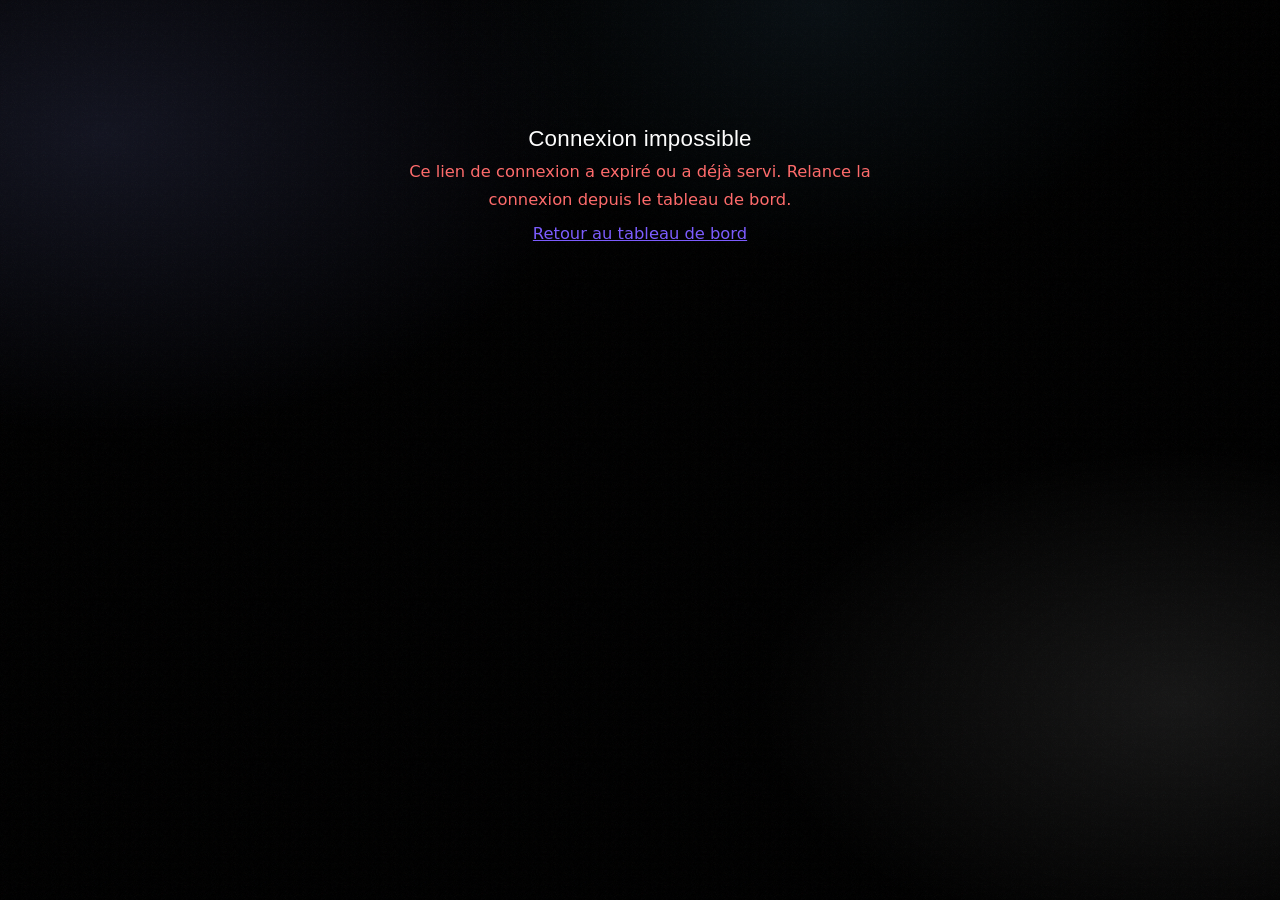
<file: callback.html>
<!DOCTYPE html>
<html lang="fr">
<head>
<meta charset="utf-8">
<meta name="viewport" content="width=device-width, initial-scale=1">
<title>Connexion — Orvyx</title>
<meta name="robots" content="noindex, nofollow">
<link rel="stylesheet" href="style.css">
<style>
  .cbn{max-width:520px;margin:14vh auto;padding:0 20px;text-align:center}
  .cbn h1{font-size:1.4rem;margin:0 0 .4rem}
  .cbn p{color:var(--muted,#9aa4b2);margin:.4rem 0}
  .cbn .etat{display:inline-block;width:38px;height:38px;border-radius:50%;
    border:3px solid rgba(255,255,255,.18);border-top-color:var(--accent,#7c5cff);
    animation:tour 0.9s linear infinite;margin:1.2rem 0}
  @keyframes tour{to{transform:rotate(360deg)}}
  .cbn a{color:var(--accent,#7c5cff)}
  .cbn .erreur{color:#ff6b6b}
</style>
</head>
<body>
<main class="cbn" id="cbn">
  <div class="etat" id="tour"></div>
  <h1 id="titre">Connexion à Discord…</h1>
  <p id="texte">Vérification en cours, tu vas être redirigé vers ton tableau de bord.</p>
  <p id="lien"></p>
</main>

<script src="config.js"></script>
<script>
/* ============================================================================
   Page de retour OAuth2 du tableau de bord.

   Le portail Discord renvoie ici (`DASHBOARD_REDIRECT_URI`, ex.
   https://orvyx.site/callback.html) avec un `code` temporaire. Cette page
   STATIQUE ne connaît AUCUN secret : elle transmet le `code` au bot, qui seul
   possède la clé secrète, l'échange contre un jeton et ouvre une session. Le
   jeton de session reçu est ensuite placé dans le FRAGMENT de dashboard.html
   (`#s=…`), donc jamais journalisé par le serveur web.
   ========================================================================== */
(function(){
"use strict";
var API = String(window.ORVYX_API || "").replace(/\/+$/, "");
var $ = function(id){ return document.getElementById(id); };
var ERREURS = {
  state: "Ce lien de connexion a expiré ou a déjà servi. Relance la connexion depuis le tableau de bord.",
  discord: "Discord a refusé la connexion. Réessaie dans un instant.",
  reseau: "Discord ou le bot est injoignable pour le moment. Réessaie plus tard.",
  origine: "Origine non autorisée : ouvre le tableau de bord depuis le site officiel.",
  indisponible: "Le tableau de bord est momentanément indisponible."
};

function echec(cle, detail){
  $("tour").style.display = "none";
  $("titre").textContent = "Connexion impossible";
  $("texte").className = "erreur";
  $("texte").textContent = ERREURS[cle] || "Connexion impossible.";
  $("lien").innerHTML = '<a href="dashboard.html">Retour au tableau de bord</a>';
  if(detail){ console.warn("[Orvyx] callback :", detail); }
}

/* Retour d'erreur direct de Discord (l'utilisateur a refusé l'autorisation). */
var q = new URLSearchParams(location.search);
if(q.get("error")){ echec("discord", q.get("error")); return; }

var code = q.get("code") || "";
var state = q.get("state") || "";
if(!code || !state){
  echec("state", "code ou state manquant");
  return;
}

/* Le code n'est valable qu'une fois et pour la redirection déclarée : on l'échange
   immédiatement auprès du bot, qui renvoie un jeton de session opaque. */
fetch(API + "/api/verify/dashboard/relais", {
  method: "POST",
  headers: {"Content-Type": "application/json"},
  body: JSON.stringify({code: code, state: state})
}).then(function(r){
  return r.json().catch(function(){ return {}; }).then(function(d){
    return {ok: r.ok, status: r.status, data: d};
  });
}).then(function(res){
  if(res.ok && res.data && res.data.jeton){
    /* Nettoyage de l'URL : le code ne doit pas rester dans l'historique. */
    history.replaceState(null, "", location.pathname);
    location.replace("dashboard.html#s=" + encodeURIComponent(res.data.jeton));
    return;
  }
  var cle = (res.data && res.data.erreur) || "discord";
  if(res.status === 403){ cle = "origine"; }
  if(res.status === 503){ cle = "indisponible"; }
  echec(cle, res.data);
}).catch(function(exc){
  echec("reseau", exc && exc.message);
});
})();
</script>
</body>
</html>
</file>
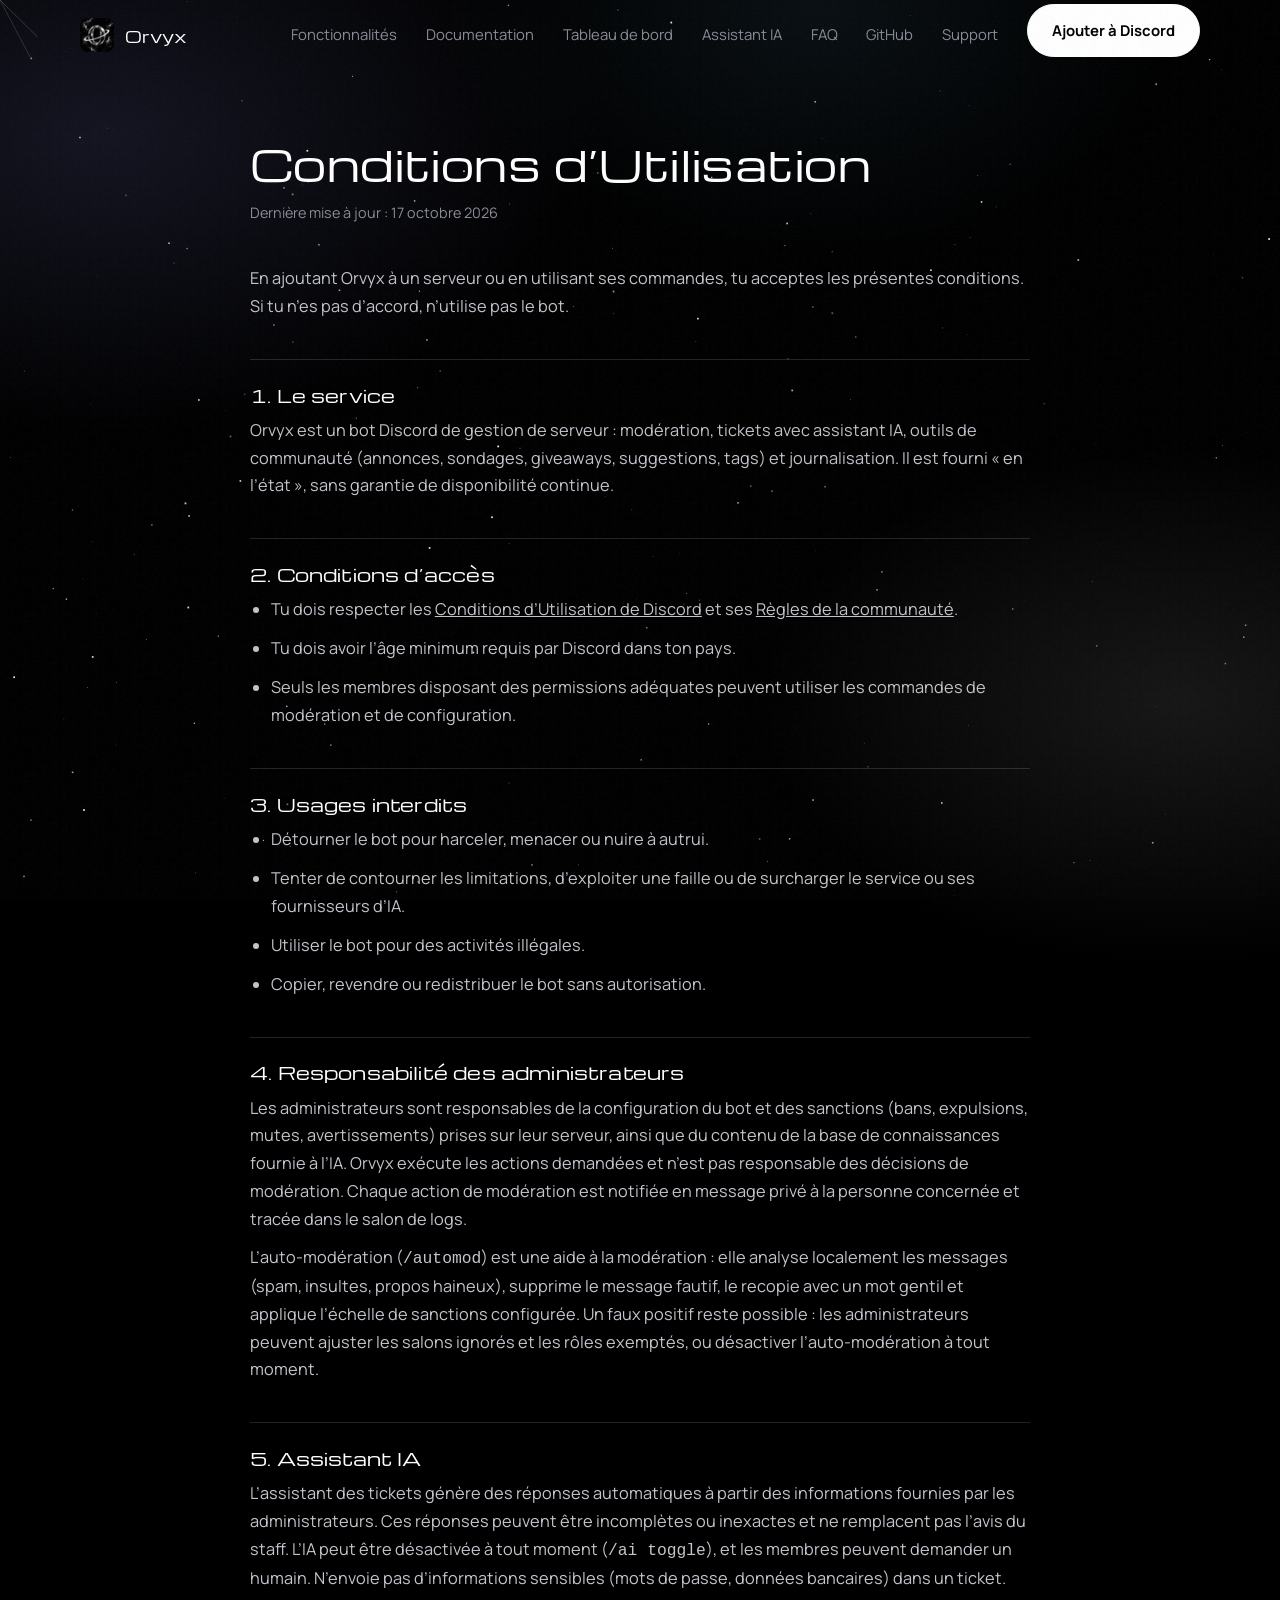
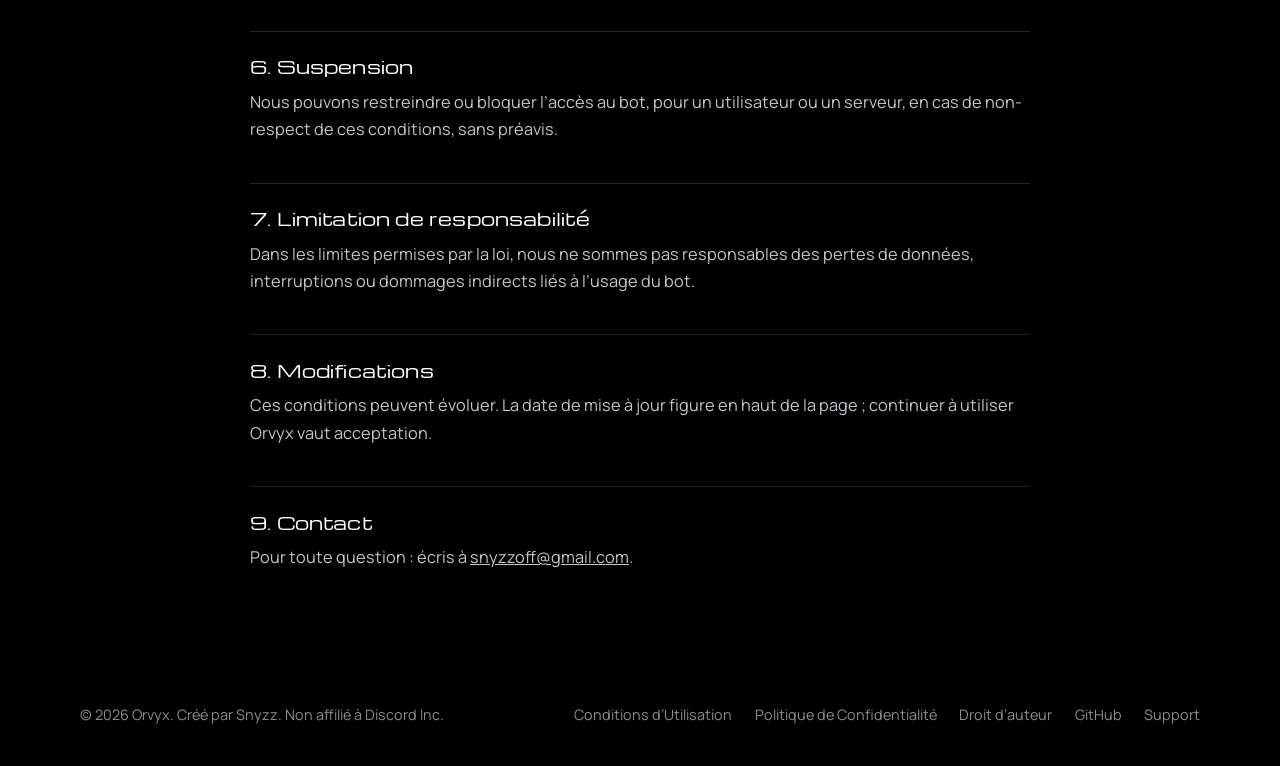
<file: conditions.html>
<!doctype html><html lang="fr"><head><title>Conditions d’Utilisation – Orvyx</title><meta charset="utf-8">
<meta name="viewport" content="width=device-width,initial-scale=1"><link rel="icon" href="assets/logo.png"><link rel="preconnect" href="https://fonts.googleapis.com"><link rel="preconnect" href="https://fonts.gstatic.com" crossorigin><link href="https://fonts.googleapis.com/css2?family=Manrope:wght@400;600;700&family=Michroma&display=swap" rel="stylesheet"><link rel="stylesheet" href="style.css"></head><body><canvas id="stars"></canvas><nav><div class="wrap nv"><a class="brand" href="index.html"><img src="assets/logo.png" alt="">Orvyx</a><button class="burger" aria-label="Menu"><svg viewBox="0 0 24 24" fill="none" stroke="currentColor" stroke-width="1.6" stroke-linecap="round"><path d="M4 6h16M4 12h16M4 18h16"/></svg></button><ul class="links"><li><a href="index.html#fonctionnalites">Fonctionnalités</a></li><li><a href="documentation.html">Documentation</a></li><li><a href="dashboard.html">Tableau de bord</a></li><li><a href="index.html#ia">Assistant IA</a></li><li><a href="index.html#faq">FAQ</a></li><li><a href="https://github.com/Snyzz-dev" target="_blank" rel="noopener noreferrer">GitHub</a></li><li><a href="#" data-support>Support</a></li><li><a class="btn" href="#" data-invite>Ajouter à Discord</a></li></ul></div></nav>
<main class="wrap legal"><h1>Conditions d’Utilisation</h1><p class="up">Dernière mise à jour : 17 octobre 2026</p>
<p>En ajoutant Orvyx à un serveur ou en utilisant ses commandes, tu acceptes les présentes conditions. Si tu n’es pas d’accord, n’utilise pas le bot.</p>
<h2>1. Le service</h2><p>Orvyx est un bot Discord de gestion de serveur : modération, tickets avec assistant IA, outils de communauté (annonces, sondages, giveaways, suggestions, tags) et journalisation. Il est fourni « en l’état », sans garantie de disponibilité continue.</p>
<h2>2. Conditions d’accès</h2><ul><li>Tu dois respecter les <a href="https://discord.com/terms" target="_blank" rel="noopener noreferrer">Conditions d’Utilisation de Discord</a> et ses <a href="https://discord.com/guidelines" target="_blank" rel="noopener noreferrer">Règles de la communauté</a>.</li><li>Tu dois avoir l’âge minimum requis par Discord dans ton pays.</li><li>Seuls les membres disposant des permissions adéquates peuvent utiliser les commandes de modération et de configuration.</li></ul>
<h2>3. Usages interdits</h2><ul><li>Détourner le bot pour harceler, menacer ou nuire à autrui.</li><li>Tenter de contourner les limitations, d’exploiter une faille ou de surcharger le service ou ses fournisseurs d’IA.</li><li>Utiliser le bot pour des activités illégales.</li><li>Copier, revendre ou redistribuer le bot sans autorisation.</li></ul>
<h2>4. Responsabilité des administrateurs</h2><p>Les administrateurs sont responsables de la configuration du bot et des sanctions (bans, expulsions, mutes, avertissements) prises sur leur serveur, ainsi que du contenu de la base de connaissances fournie à l’IA. Orvyx exécute les actions demandées et n’est pas responsable des décisions de modération. Chaque action de modération est notifiée en message privé à la personne concernée et tracée dans le salon de logs.</p>
<p>L’auto-modération (<code>/automod</code>) est une aide à la modération : elle analyse localement les messages (spam, insultes, propos haineux), supprime le message fautif, le recopie avec un mot gentil et applique l’échelle de sanctions configurée. Un faux positif reste possible : les administrateurs peuvent ajuster les salons ignorés et les rôles exemptés, ou désactiver l’auto-modération à tout moment.</p>
<h2>5. Assistant IA</h2><p>L’assistant des tickets génère des réponses automatiques à partir des informations fournies par les administrateurs. Ces réponses peuvent être incomplètes ou inexactes et ne remplacent pas l’avis du staff. L’IA peut être désactivée à tout moment (<code>/ai toggle</code>), et les membres peuvent demander un humain. N’envoie pas d’informations sensibles (mots de passe, données bancaires) dans un ticket.</p>
<h2>6. Suspension</h2><p>Nous pouvons restreindre ou bloquer l’accès au bot, pour un utilisateur ou un serveur, en cas de non-respect de ces conditions, sans préavis.</p>
<h2>7. Limitation de responsabilité</h2><p>Dans les limites permises par la loi, nous ne sommes pas responsables des pertes de données, interruptions ou dommages indirects liés à l’usage du bot.</p>
<h2>8. Modifications</h2><p>Ces conditions peuvent évoluer. La date de mise à jour figure en haut de la page ; continuer à utiliser Orvyx vaut acceptation.</p>
<h2>9. Contact</h2><p>Pour toute question : écris à <a href="#" data-support>snyzzoff@gmail.com</a>.</p>
</main><footer><div class="wrap"><span>© 2026 Orvyx. Créé par Snyzz. Non affilié à Discord Inc.</span><div><a href="conditions.html">Conditions d’Utilisation</a><a href="confidentialite.html">Politique de Confidentialité</a><a href="droit-auteur.html">Droit d’auteur</a><a href="https://github.com/Snyzz-dev" target="_blank" rel="noopener noreferrer">GitHub</a><a href="#" data-support>Support</a></div></div></footer><script src="script.js"></script></body></html>
</file>
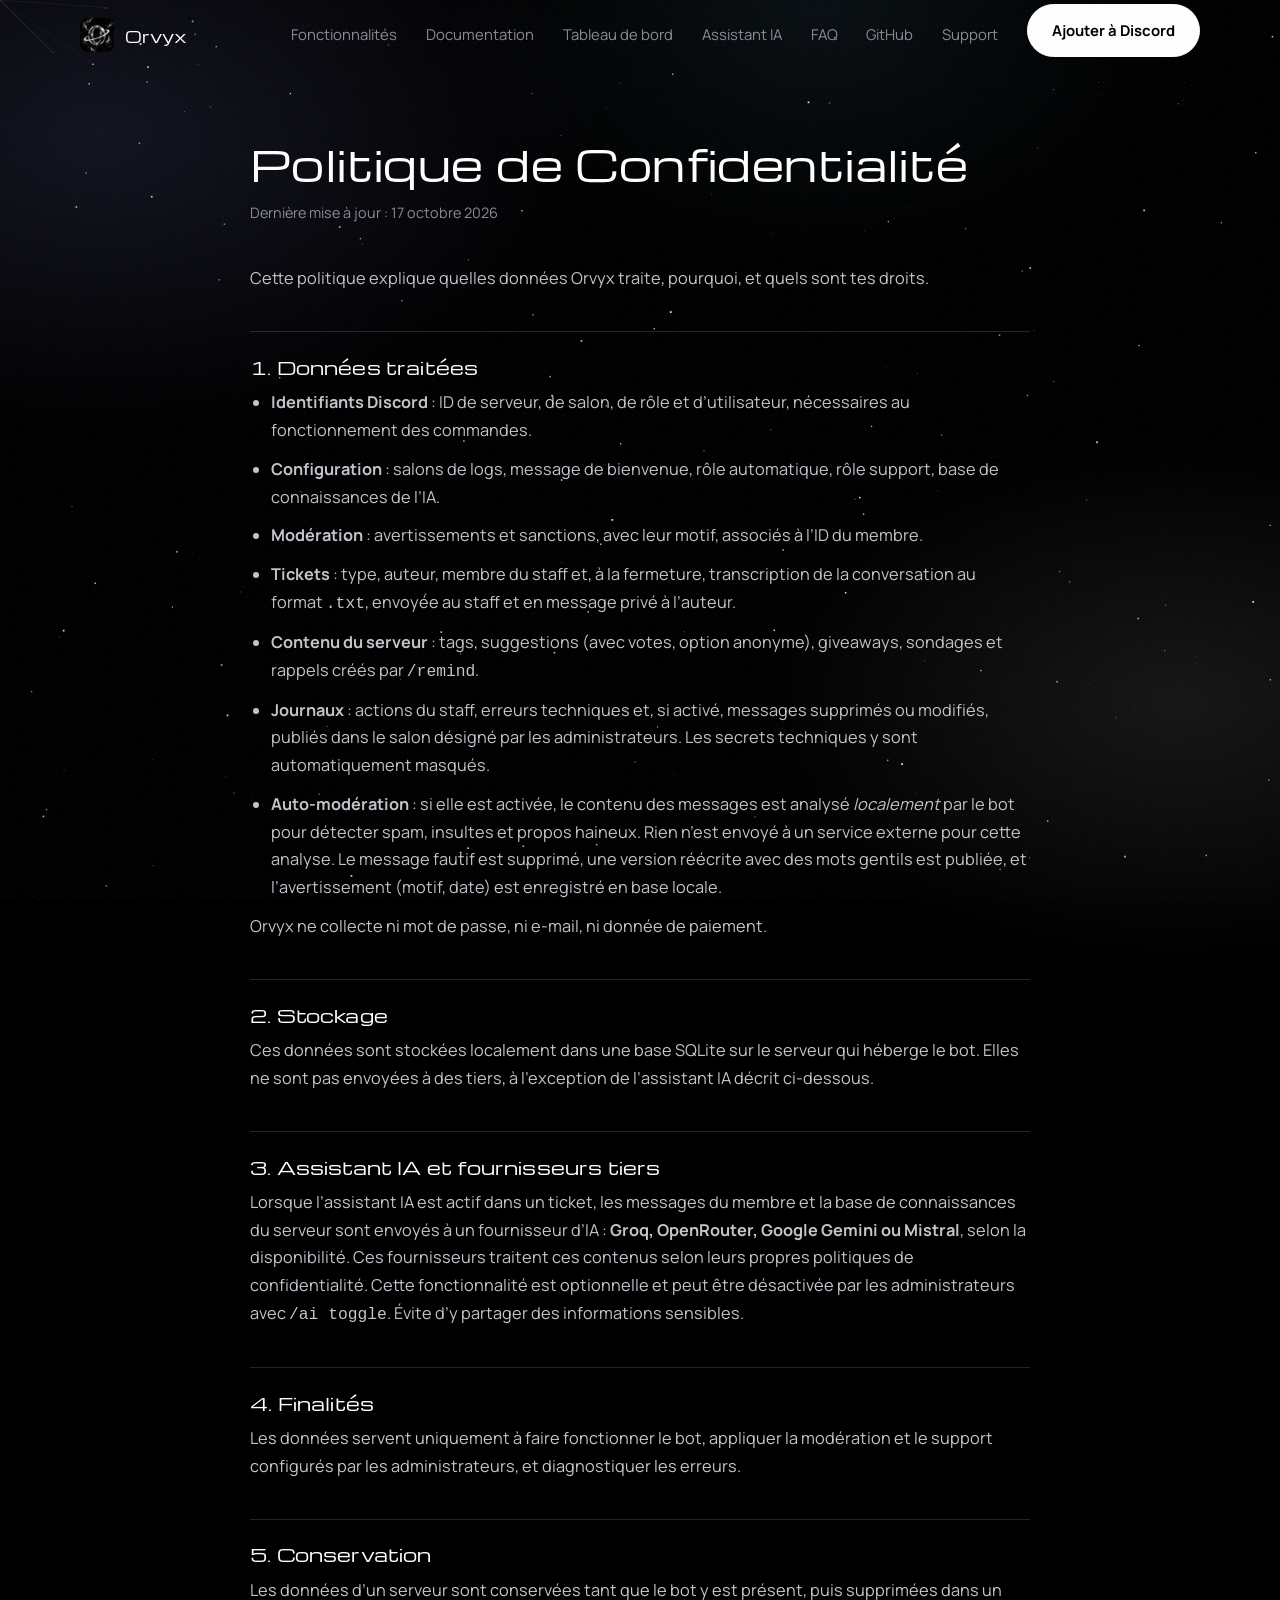
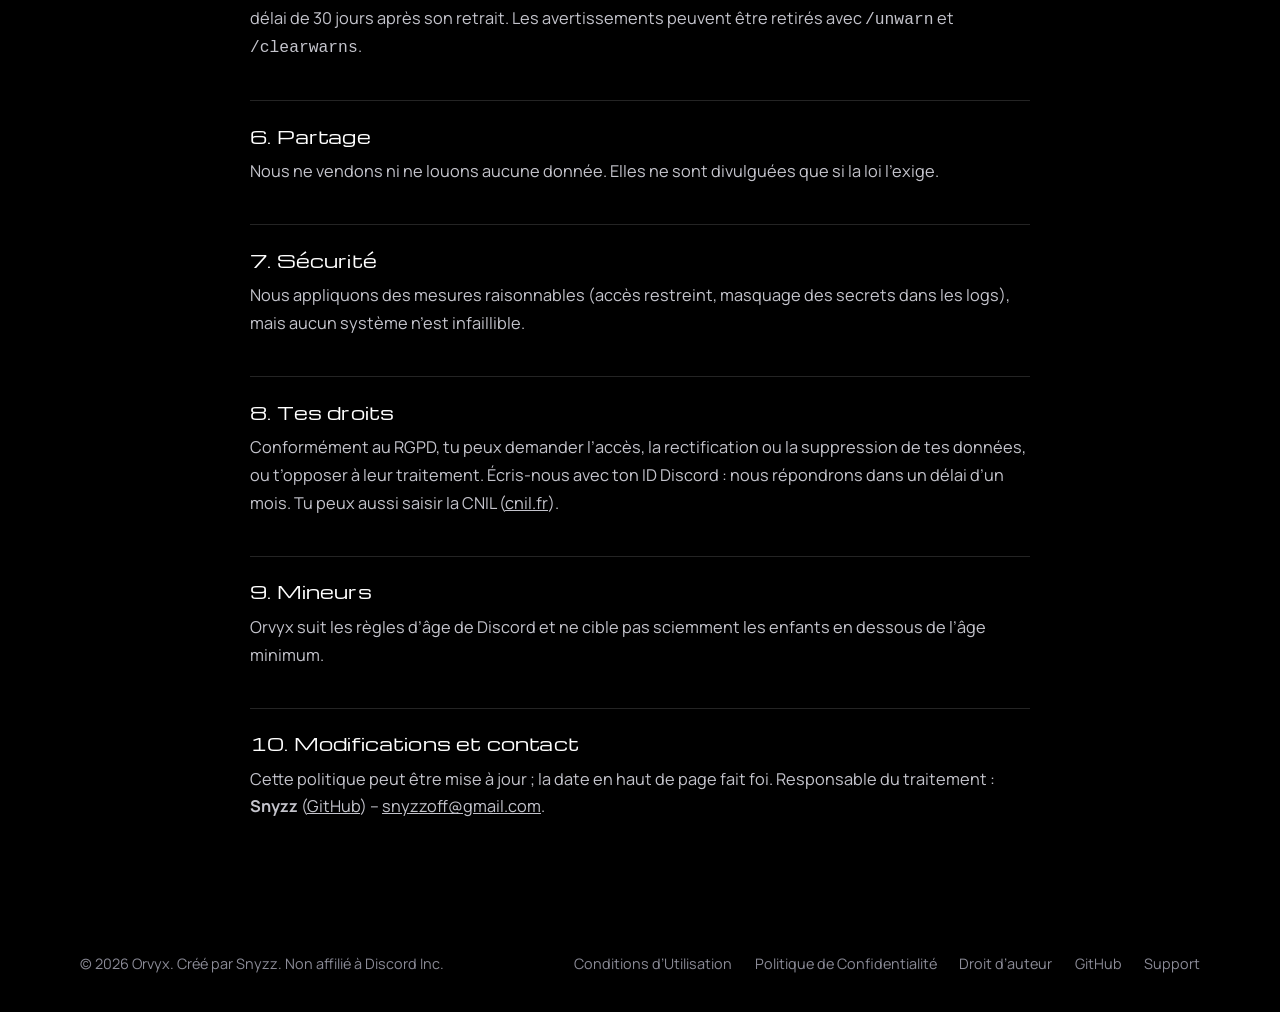
<file: confidentialite.html>
<!doctype html><html lang="fr"><head><title>Politique de Confidentialité – Orvyx</title><meta charset="utf-8">
<meta name="viewport" content="width=device-width,initial-scale=1"><link rel="icon" href="assets/logo.png"><link rel="preconnect" href="https://fonts.googleapis.com"><link rel="preconnect" href="https://fonts.gstatic.com" crossorigin><link href="https://fonts.googleapis.com/css2?family=Manrope:wght@400;600;700&family=Michroma&display=swap" rel="stylesheet"><link rel="stylesheet" href="style.css"></head><body><canvas id="stars"></canvas><nav><div class="wrap nv"><a class="brand" href="index.html"><img src="assets/logo.png" alt="">Orvyx</a><button class="burger" aria-label="Menu"><svg viewBox="0 0 24 24" fill="none" stroke="currentColor" stroke-width="1.6" stroke-linecap="round"><path d="M4 6h16M4 12h16M4 18h16"/></svg></button><ul class="links"><li><a href="index.html#fonctionnalites">Fonctionnalités</a></li><li><a href="documentation.html">Documentation</a></li><li><a href="dashboard.html">Tableau de bord</a></li><li><a href="index.html#ia">Assistant IA</a></li><li><a href="index.html#faq">FAQ</a></li><li><a href="https://github.com/Snyzz-dev" target="_blank" rel="noopener noreferrer">GitHub</a></li><li><a href="#" data-support>Support</a></li><li><a class="btn" href="#" data-invite>Ajouter à Discord</a></li></ul></div></nav>
<main class="wrap legal"><h1>Politique de Confidentialité</h1><p class="up">Dernière mise à jour : 17 octobre 2026</p>
<p>Cette politique explique quelles données Orvyx traite, pourquoi, et quels sont tes droits.</p>
<h2>1. Données traitées</h2><ul><li><strong>Identifiants Discord</strong> : ID de serveur, de salon, de rôle et d’utilisateur, nécessaires au fonctionnement des commandes.</li><li><strong>Configuration</strong> : salons de logs, message de bienvenue, rôle automatique, rôle support, base de connaissances de l’IA.</li><li><strong>Modération</strong> : avertissements et sanctions, avec leur motif, associés à l’ID du membre.</li><li><strong>Tickets</strong> : type, auteur, membre du staff et, à la fermeture, transcription de la conversation au format <code>.txt</code>, envoyée au staff et en message privé à l’auteur.</li><li><strong>Contenu du serveur</strong> : tags, suggestions (avec votes, option anonyme), giveaways, sondages et rappels créés par <code>/remind</code>.</li><li><strong>Journaux</strong> : actions du staff, erreurs techniques et, si activé, messages supprimés ou modifiés, publiés dans le salon désigné par les administrateurs. Les secrets techniques y sont automatiquement masqués.</li><li><strong>Auto-modération</strong> : si elle est activée, le contenu des messages est analysé <em>localement</em> par le bot pour détecter spam, insultes et propos haineux. Rien n’est envoyé à un service externe pour cette analyse. Le message fautif est supprimé, une version réécrite avec des mots gentils est publiée, et l’avertissement (motif, date) est enregistré en base locale.</li></ul>
<p>Orvyx ne collecte ni mot de passe, ni e-mail, ni donnée de paiement.</p>
<h2>2. Stockage</h2><p>Ces données sont stockées localement dans une base SQLite sur le serveur qui héberge le bot. Elles ne sont pas envoyées à des tiers, à l’exception de l’assistant IA décrit ci-dessous.</p>
<h2>3. Assistant IA et fournisseurs tiers</h2><p>Lorsque l’assistant IA est actif dans un ticket, les messages du membre et la base de connaissances du serveur sont envoyés à un fournisseur d’IA : <strong>Groq, OpenRouter, Google Gemini ou Mistral</strong>, selon la disponibilité. Ces fournisseurs traitent ces contenus selon leurs propres politiques de confidentialité. Cette fonctionnalité est optionnelle et peut être désactivée par les administrateurs avec <code>/ai toggle</code>. Évite d’y partager des informations sensibles.</p>
<h2>4. Finalités</h2><p>Les données servent uniquement à faire fonctionner le bot, appliquer la modération et le support configurés par les administrateurs, et diagnostiquer les erreurs.</p>
<h2>5. Conservation</h2><p>Les données d’un serveur sont conservées tant que le bot y est présent, puis supprimées dans un délai de 30 jours après son retrait. Les avertissements peuvent être retirés avec <code>/unwarn</code> et <code>/clearwarns</code>.</p>
<h2>6. Partage</h2><p>Nous ne vendons ni ne louons aucune donnée. Elles ne sont divulguées que si la loi l’exige.</p>
<h2>7. Sécurité</h2><p>Nous appliquons des mesures raisonnables (accès restreint, masquage des secrets dans les logs), mais aucun système n’est infaillible.</p>
<h2>8. Tes droits</h2><p>Conformément au RGPD, tu peux demander l’accès, la rectification ou la suppression de tes données, ou t’opposer à leur traitement. Écris-nous avec ton ID Discord : nous répondrons dans un délai d’un mois. Tu peux aussi saisir la CNIL (<a href="https://www.cnil.fr" target="_blank" rel="noopener noreferrer">cnil.fr</a>).</p>
<h2>9. Mineurs</h2><p>Orvyx suit les règles d’âge de Discord et ne cible pas sciemment les enfants en dessous de l’âge minimum.</p>
<h2>10. Modifications et contact</h2><p>Cette politique peut être mise à jour ; la date en haut de page fait foi. Responsable du traitement : <strong>Snyzz</strong> (<a href="https://github.com/Snyzz-dev" target="_blank" rel="noopener noreferrer">GitHub</a>) – <a href="#" data-support>snyzzoff@gmail.com</a>.</p>
</main><footer><div class="wrap"><span>© 2026 Orvyx. Créé par Snyzz. Non affilié à Discord Inc.</span><div><a href="conditions.html">Conditions d’Utilisation</a><a href="confidentialite.html">Politique de Confidentialité</a><a href="droit-auteur.html">Droit d’auteur</a><a href="https://github.com/Snyzz-dev" target="_blank" rel="noopener noreferrer">GitHub</a><a href="#" data-support>Support</a></div></div></footer><script src="script.js"></script></body></html>
</file>
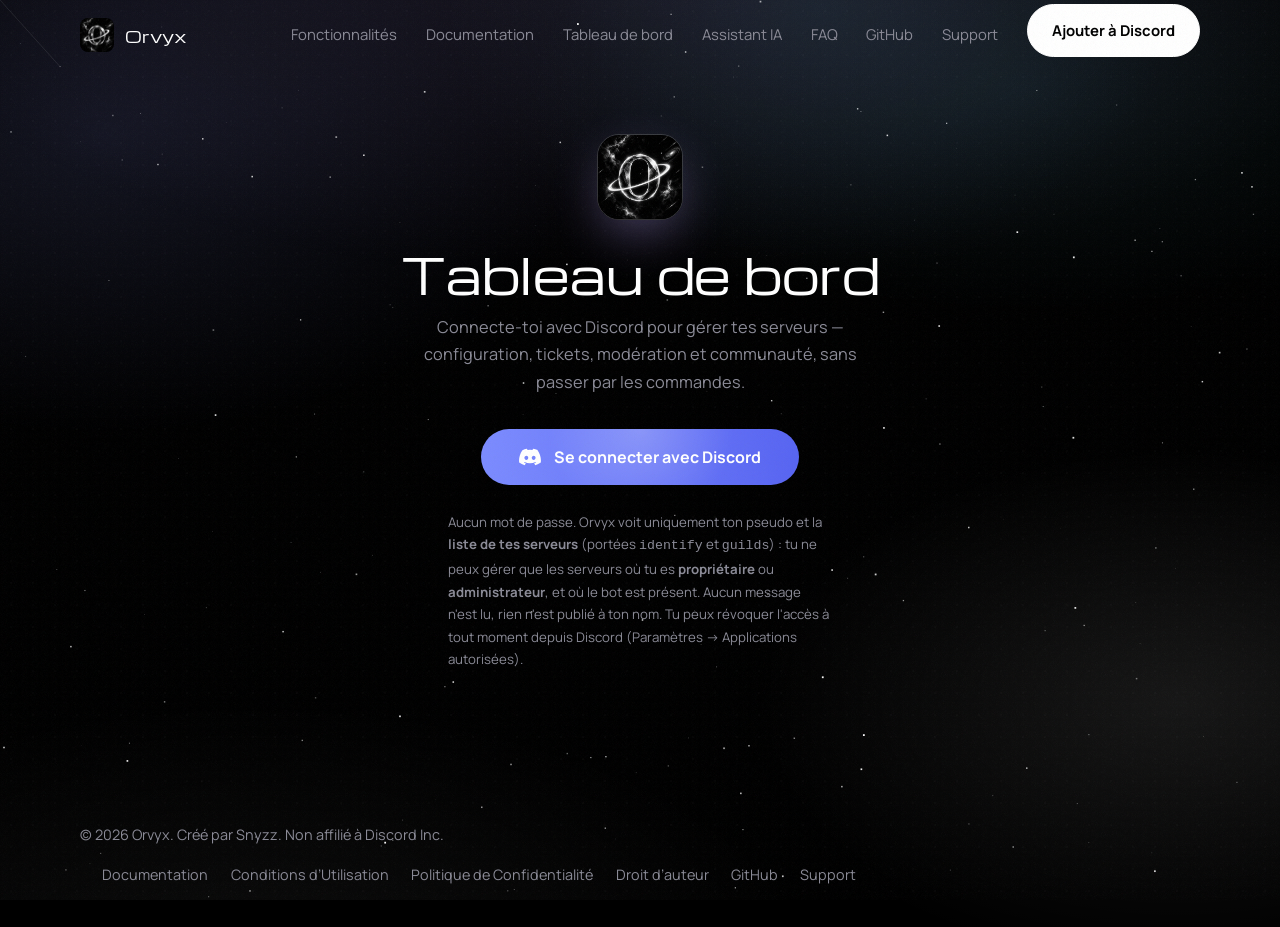
<file: dashboard.html>
﻿<!doctype html><html lang="fr"><head><title>Tableau de bord – Orvyx</title><meta name="robots" content="noindex,nofollow"><meta name="description" content="Tableau de bord Orvyx : connecte-toi avec Discord et gère la configuration, les tickets, la modération et la communauté de tes serveurs où tu es propriétaire ou administrateur."><meta charset="utf-8"><meta name="viewport" content="width=device-width,initial-scale=1"><link rel="icon" href="assets/logo.png"><link rel="preconnect" href="https://fonts.googleapis.com"><link rel="preconnect" href="https://fonts.gstatic.com" crossorigin><link href="https://fonts.googleapis.com/css2?family=Manrope:wght@400;600;700&family=Michroma&display=swap" rel="stylesheet"><link rel="stylesheet" href="style.css"><meta property="og:image" content="assets/banner.png">
<style>
/* ==========================================================================
   Tableau de bord Orvyx — feuille de style locale.
   Design premium, animé, glassmorphique.
   ========================================================================== */
@keyframes dfade{from{opacity:0;filter:blur(4px)}to{opacity:1;filter:blur(0)}}
@keyframes dglow{0%,100%{box-shadow:0 0 0 rgba(255,255,255,0)}50%{box-shadow:0 0 40px -12px rgba(255,255,255,.25)}}
@keyframes dspin{to{transform:rotate(360deg)}}

.dwrap{max-width:1320px;padding:118px 0 5rem;position:relative}
.dwrap::before{
  content:"";position:fixed;inset:0;pointer-events:none;z-index:-2;
  background:
    radial-gradient(ellipse 90% 60% at 50% -10%,rgba(185,167,255,.14),transparent 70%),
    radial-gradient(ellipse 60% 40% at 80% 10%,rgba(125,227,255,.08),transparent 65%),
    radial-gradient(ellipse 70% 50% at 20% 110%,rgba(255,255,255,.05),transparent 70%);
}
.dwrap::after{
  content:"";position:fixed;inset:0;pointer-events:none;z-index:-1;opacity:.35;
  background-image:radial-gradient(rgba(255,255,255,.05) 1px,transparent 1px);
  background-size:22px 22px;
  mix-blend-mode:soft-light;
}

/* ---------------------------------------------------------------- porte */
.dporte{max-width:620px;margin:1rem auto 0;text-align:center;animation:dfade .8s ease both}
.dporte .logo{width:86px;margin:0 auto 1.6rem;border-radius:22px;border:1px solid rgba(255,255,255,.18);box-shadow:0 18px 60px -20px rgba(185,167,255,.9),0 40px 90px -40px rgba(0,0,0,.95)}
.dporte h1{font-size:clamp(2rem,5vw,3rem);margin-bottom:.8rem;letter-spacing:-.01em}
.dporte p{color:var(--mu);margin-bottom:2rem;max-width:48ch;margin-inline:auto}
.dbtn-discord{display:inline-flex;align-items:center;gap:.8rem;padding:1.08rem 2.4rem;border-radius:999px;background:linear-gradient(90deg,#7c8cff,#5865F2);color:#fff!important;font-weight:700;text-decoration:none;border:none;cursor:pointer;font:700 1rem var(--b);transition:.3s;position:relative;overflow:hidden}
.dbtn-discord::after{content:"";position:absolute;inset:0;background:radial-gradient(circle at top,rgba(255,255,255,.22),transparent 55%);mix-blend-mode:screen}
.dbtn-discord>*{position:relative;z-index:1}
.dbtn-discord:hover{box-shadow:0 0 0 1px rgba(255,255,255,.18),0 40px 70px -30px rgba(88,101,242,.9);transform:translateY(-2px)}
.dbtn-discord:active{transform:translateY(-1px)}
.dbtn-discord svg{width:22px;height:22px;fill:#fff}
.dporte .vnote{text-align:left}

/* ------------------------------------------------------- barre du haut */
.dtop{display:flex;align-items:center;justify-content:space-between;gap:1rem;flex-wrap:wrap;margin-bottom:1.6rem;padding:1rem 1.4rem;border-radius:18px;border:1px solid rgba(255,255,255,.12);background:radial-gradient(circle at top,rgba(255,255,255,.07),transparent 70%),linear-gradient(180deg,rgba(255,255,255,.05),rgba(255,255,255,.02));backdrop-filter:blur(14px);box-shadow:0 40px 80px -50px rgba(0,0,0,.95)}
.did{display:flex;align-items:center;gap:.9rem;min-width:0}
.did img{width:56px;height:56px;border-radius:50%;border:1px solid rgba(255,255,255,.18);background:#0a0a0f;box-shadow:0 20px 40px -18px rgba(185,167,255,.8)}
.did h1{font-size:clamp(1.3rem,2.8vw,1.9rem);word-break:break-word}
.did p{color:var(--mu);font-size:.88rem}
.dsel{display:flex;align-items:center;gap:.6rem;flex-wrap:wrap}
.dsel select{background:rgba(255,255,255,.04);border:1px solid rgba(255,255,255,.14);border-radius:999px;color:#fff;padding:.8rem 1.1rem;font:600 .95rem var(--b);min-width:280px;cursor:pointer;transition:.25s}
.dsel select:hover{border-color:rgba(255,255,255,.38)}
.dsel select:focus{outline:none;border-color:rgba(185,167,255,.8);box-shadow:0 0 0 4px rgba(185,167,255,.12)}

/* ---------------------------------------------------------- disposition */
.dgrid{display:grid;grid-template-columns:268px minmax(0,1fr);gap:1.8rem;align-items:start}
.dside{position:sticky;top:102px;border:1px solid rgba(255,255,255,.12);border-radius:20px;background:radial-gradient(circle at top,rgba(255,255,255,.06),transparent 70%),linear-gradient(180deg,rgba(255,255,255,.04),rgba(255,255,255,.015));padding:.8rem;backdrop-filter:blur(16px);box-shadow:0 60px 100px -70px rgba(0,0,0,.98)}
.dside .dside-titre{font:700 .68rem var(--b);text-transform:uppercase;letter-spacing:.18em;color:var(--mu);padding:.6rem .9rem .5rem}
.dside button{display:flex;align-items:center;gap:.75rem;width:100%;text-align:left;background:none;border:none;color:var(--mu);padding:.76rem .9rem;border-radius:14px;font:600 .94rem var(--b);cursor:pointer;transition:.22s;position:relative;overflow:hidden}
.dside button::after{content:"";position:absolute;inset:0;background:radial-gradient(circle at left,rgba(255,255,255,.08),transparent 60%);opacity:0;transition:opacity .22s}
.dside button>*{position:relative;z-index:1}
.dside button:hover{color:#fff}
.dside button:hover::after{opacity:1}
.dside button.on{color:#000;background:linear-gradient(90deg,#fff,#f3f3ff);font-weight:700;box-shadow:0 18px 40px -20px rgba(255,255,255,.9)}
.dside button .dico{font-size:1.08rem;line-height:1}
.dside button .dcompte{margin-left:auto;font-size:.72rem;font-weight:700;background:rgba(255,255,255,.12);border-radius:999px;padding:.12rem .6rem;color:var(--mu)}
.dside button.on .dcompte{background:rgba(0,0,0,.1);color:rgba(0,0,0,.8)}
.dcorps{min-width:0}
.dvue{display:none}
.dvue.on{display:block;animation:dmonte .5s cubic-bezier(.2,.8,.2,1) both}
@keyframes dmonte{from{opacity:0;transform:translateY(14px);filter:blur(6px)}to{opacity:1;transform:none;filter:blur(0)}}

/* -------------------------------------------------------------- cartes */
.dcarte{position:relative;overflow:hidden;border:1px solid rgba(255,255,255,.12);border-radius:22px;background:radial-gradient(circle at top,rgba(255,255,255,.06),transparent 65%),linear-gradient(180deg,rgba(255,255,255,.035),rgba(255,255,255,.018));padding:1.8rem 2rem;margin-bottom:1.2rem;transition:.35s;backdrop-filter:blur(14px);box-shadow:0 70px 120px -90px rgba(0,0,0,.98)}
.dcarte::before{content:"";position:absolute;inset:0;background:radial-gradient(circle at 50% 0,rgba(185,167,255,.12),transparent 60%);pointer-events:none}
.dcarte>*{position:relative;z-index:1}
.dcarte:hover{border-color:rgba(255,255,255,.28);transform:translateY(-4px);box-shadow:0 80px 140px -80px rgba(185,167,255,.25)}
.dcarte>h3{display:flex;align-items:center;gap:.7rem;margin-bottom:.4rem;font-size:1.16rem;letter-spacing:-.01em}
.dcarte>h3 .dtag{margin-left:auto;font:600 .72rem var(--b);color:#d9d9ea;border:1px solid rgba(255,255,255,.16);border-radius:999px;padding:.16rem .7rem;background:rgba(255,255,255,.05)}
.dcarte>h3 .dtag.ok{color:#57f287;border-color:rgba(87,242,135,.55)}
.dcarte>h3 .dtag.ko{color:#ff6b6b;border-color:rgba(255,92,92,.55)}
.dcarte .dsub{color:var(--mu);font-size:.9rem;margin-bottom:1.4rem;max-width:78ch;line-height:1.8}

/* -------------------------------------------------------------- stats */
.dstats{display:grid;grid-template-columns:repeat(auto-fit,minmax(150px,1fr));gap:.9rem;margin-bottom:1.4rem}
.dstat{position:relative;overflow:hidden;border:1px solid rgba(255,255,255,.12);border-radius:18px;background:radial-gradient(circle at top,rgba(255,255,255,.07),transparent 70%),linear-gradient(180deg,rgba(255,255,255,.035),rgba(255,255,255,.02));padding:1.1rem 1.2rem;transition:.3s;backdrop-filter:blur(12px)}
.dstat::after{content:"";position:absolute;inset:0;background:radial-gradient(circle at 50% 0,rgba(185,167,255,.14),transparent 65%);pointer-events:none}
.dstat>*{position:relative;z-index:1}
.dstat:hover{border-color:rgba(255,255,255,.32);transform:translateY(-4px);box-shadow:0 40px 70px -50px rgba(185,167,255,.4)}
.dstat b{display:block;font:400 clamp(1.8rem,4vw,2.4rem)/1 var(--d);color:#fff;margin-bottom:.4rem}
.dstat span{color:var(--mu);font-size:.74rem;text-transform:uppercase;letter-spacing:.16em}

/* ------------------------------------------------------- champs & formulaires */
.dform{display:grid;grid-template-columns:repeat(auto-fit,minmax(290px,1fr));gap:1rem 1.5rem}
.dchamp{display:flex;flex-direction:column;gap:.4rem;min-width:0}
.dchamp label{font-size:.86rem;color:#fff;font-weight:600}
.dchamp small{color:var(--mu);font-size:.77rem;line-height:1.5}
.dchamp input,.dchamp select,.dchamp textarea{background:#0a0a0f;border:1px solid var(--ln);border-radius:10px;color:#fff;padding:.62rem .8rem;font:500 .92rem var(--b);width:100%;transition:.2s;box-sizing:border-box}
.dchamp input:focus,.dchamp select:focus,.dchamp textarea:focus{outline:none;border-color:rgba(255,255,255,.5);box-shadow:0 0 0 3px rgba(255,255,255,.07)}
.dchamp input:read-only{opacity:.62;cursor:default}
.dchamp textarea{resize:vertical;min-height:84px;font-family:var(--b)}
.dchamp input[type=number]{-moz-appearance:textfield}
.dchamp select{cursor:pointer}
.dplein{grid-column:1/-1}
.dbascule{display:flex;align-items:center;gap:.65rem;cursor:pointer;padding:.35rem 0}
.dbascule input{width:18px!important;height:18px;accent-color:#57f287;cursor:pointer;flex:0 0 auto}
.dchamp input[type=color]{padding:.15rem;height:2.6rem;cursor:pointer}
.dchamp input[type=color]::-webkit-color-swatch-wrapper{padding:0}
.dchamp input[type=color]::-webkit-color-swatch{border:1px solid var(--ln);border-radius:7px}
.dchamp.marque{border-left:2px solid #f0b232;padding-left:.75rem;margin-left:-.75rem}

/* -------------------------------------------------- listes structurées */
.dliste{display:flex;flex-direction:column;gap:.5rem}
.dligne{display:flex;gap:.6rem;align-items:flex-end;flex-wrap:wrap}
.dligne .dcol{display:flex;flex-direction:column;gap:.25rem;flex:1 1 130px;min-width:105px}
.dligne .dcol small{color:var(--mu);font-size:.72rem}
.dligne .dcol input{margin:0}
.dligne>button{flex:0 0 auto;margin-bottom:.05rem}
.dpied{display:flex;gap:.6rem;margin-top:.6rem;flex-wrap:wrap}
.dliste:empty+.dpied::before{content:"Aucune entrée.";color:var(--mu);font-size:.85rem}

/* ------------------------------------------------------------ actions */
.dactions{display:flex;gap:.8rem;flex-wrap:wrap;margin-top:1.6rem;align-items:center}
.dactions .dnote{color:var(--mu);font-size:.86rem}
.dmsg{border:1px solid rgba(255,255,255,.14);border-left:3px solid #fff;border-radius:14px;padding:.9rem 1.1rem;margin-top:1.2rem;font-size:.92rem;display:none;animation:dmonte .4s ease both;backdrop-filter:blur(10px)}
.dmsg.ok{display:block;border-left-color:#57f287;background:radial-gradient(circle at left,rgba(87,242,135,.16),transparent 70%)}
.dmsg.no{display:block;border-left-color:#ff5c5c;background:radial-gradient(circle at left,rgba(255,92,92,.16),transparent 70%)}
.dmsg.info{display:block;border-left-color:#9d9dff;background:radial-gradient(circle at left,rgba(157,157,255,.16),transparent 70%)}

/* bandeau d'enregistrement collant */
.dbarre{position:sticky;bottom:1rem;z-index:20;display:none;align-items:center;gap:1rem;justify-content:space-between;border:1px solid rgba(240,178,50,.5);background:rgba(20,16,4,.94);backdrop-filter:blur(12px);border-radius:14px;padding:.8rem 1.1rem;margin-top:1.2rem;box-shadow:0 14px 40px rgba(0,0,0,.6)}
.dbarre.on{display:flex}
.dbarre .dtxt{font-size:.9rem;color:#f0b232;font-weight:600}

/* --------------------------------------------------------- tableaux */
.dtab{overflow-x:auto;margin-top:.6rem;border-radius:12px}
.dtab table{width:100%;border-collapse:collapse;font-size:.89rem}
.dtab th,.dtab td{text-align:left;padding:.6rem .65rem;border-bottom:1px solid var(--ln);white-space:nowrap;vertical-align:middle}
.dtab th{color:var(--mu);font-size:.71rem;text-transform:uppercase;letter-spacing:.07em;position:sticky;top:0;background:rgba(0,0,0,.35);backdrop-filter:blur(6px);z-index:1}
.dtab tbody tr{transition:.15s}
.dtab tbody tr:hover{background:rgba(255,255,255,.04)}
.dtab tbody tr:last-child td{border-bottom:none}
.dtab td.wrap{white-space:normal;max-width:320px;min-width:160px}
.dvide{color:var(--mu);padding:1rem 0;font-size:.9rem;text-align:center}
.dpastille{display:inline-block;border:1px solid var(--ln);border-radius:999px;padding:.16rem .62rem;font-size:.74rem;color:var(--mu);white-space:nowrap}
.dpastille.ok{color:#57f287;border-color:rgba(87,242,135,.5);background:rgba(87,242,135,.08)}
.dpastille.ko{color:#ff5c5c;border-color:rgba(255,92,92,.5);background:rgba(255,92,92,.08)}
.dpastille.warn{color:#f0b232;border-color:rgba(240,178,50,.5);background:rgba(240,178,50,.08)}
.dpastille.bleu{color:#7aa2ff;border-color:rgba(122,162,255,.5);background:rgba(122,162,255,.08)}

/* -------------------------------------------------- lignes clé / valeur */
.dligne2{display:flex;justify-content:space-between;gap:1rem;border-bottom:1px dashed rgba(255,255,255,.08);padding:.5rem 0;font-size:.9rem}
.dligne2:last-child{border-bottom:none}
.dligne2 .k{color:var(--mu)}
.dligne2 .v{color:var(--tx);font-weight:600;text-align:right;display:flex;align-items:center;gap:.4rem;justify-content:flex-end}
.dbadge{display:inline-block;width:9px;height:9px;border-radius:50%;flex:0 0 auto}
.dbadge.actif{background:#57f287;box-shadow:0 0 10px rgba(87,242,135,.8)}
.dbadge.inactif{background:#555}
.dsmall{color:var(--mu);font-size:.82rem}
.btn.tiny{padding:.42rem .85rem;font-size:.82rem}

/* --------------------------------------------------- résumé en pastilles */
.dresume{display:grid;grid-template-columns:repeat(auto-fit,minmax(230px,1fr));gap:.8rem}
.dres{position:relative;overflow:hidden;display:flex;align-items:center;gap:.7rem;border:1px solid rgba(255,255,255,.12);border-radius:16px;background:linear-gradient(180deg,rgba(255,255,255,.035),rgba(255,255,255,.018));padding:.8rem 1rem;font-size:.9rem;transition:.28s;backdrop-filter:blur(10px)}
.dres::after{content:"";position:absolute;inset:0;background:radial-gradient(circle at left,rgba(255,255,255,.08),transparent 60%);opacity:0;transition:opacity .28s}
.dres>*{position:relative;z-index:1}
.dres:hover{border-color:rgba(255,255,255,.28);transform:translateX(4px)}
.dres:hover::after{opacity:1}
.dres .dt{color:var(--mu);flex:1;min-width:0;overflow:hidden;text-overflow:ellipsis;white-space:nowrap}
.dres .dv{font-weight:700;flex:0 0 auto;color:#fff}

/* ------------------------------------------------------------- barre de recherche */
.drecherche{display:flex;align-items:center;gap:.6rem;border:1px solid var(--ln);border-radius:12px;background:#0a0a0f;padding:.55rem .9rem;margin-bottom:1.1rem;transition:.2s}
.drecherche:focus-within{border-color:rgba(255,255,255,.45);box-shadow:0 0 0 3px rgba(255,255,255,.07)}
.drecherche svg{width:17px;height:17px;fill:var(--mu);flex:0 0 auto}
.drecherche input{flex:1;background:none;border:none;color:#fff;font:500 .95rem var(--b);outline:none;min-width:0}
.drecherche .dvide2{font-size:.8rem;color:var(--mu);white-space:nowrap}
.dcache{display:none!important}

/* ---------------------------------------------------------- onglets internes */
.dsous{display:flex;gap:.4rem;flex-wrap:wrap;margin-bottom:1.2rem;border-bottom:1px solid var(--ln);padding-bottom:.7rem}
.dsous button{background:none;border:1px solid var(--ln);color:var(--mu);padding:.45rem 1rem;border-radius:999px;font:600 .86rem var(--b);cursor:pointer;transition:.2s}
.dsous button:hover{color:#fff;border-color:rgba(255,255,255,.35)}
.dsous button.on{background:#fff;border-color:#fff;color:#000;font-weight:700}

/* ------------------------------------------------------------- squelettes */
.dvide-etat{border:1px dashed var(--ln);border-radius:14px;padding:2rem;text-align:center;color:var(--mu)}
.dspin{display:inline-block;width:22px;height:22px;border:2px solid rgba(255,255,255,.18);border-top-color:#fff;border-radius:50%;animation:dspin .7s linear infinite}
@keyframes dspin{to{transform:rotate(360deg)}}

/* ------------------------------------------------------ éditeur d'embed */
.demb{display:grid;grid-template-columns:minmax(0,1.15fr) minmax(0,1fr);gap:1.3rem;align-items:start}
.demb-form{display:flex;flex-direction:column;gap:1.1rem;min-width:0}
.demb-bloc{border:1px solid var(--ln);border-radius:13px;padding:.95rem 1rem;background:rgba(255,255,255,.015)}
.demb-bloc h4{margin:0 0 .7rem;font-size:.79rem;text-transform:uppercase;letter-spacing:.08em;color:var(--mu);font-weight:700}
.demb-bloc .dform{gap:.75rem}
.demb-bloc .dsmall{display:block;margin:-.3rem 0 .6rem}
.demb .dligne .dcol{flex:1 1 150px}

.demb-apercu{position:sticky;top:1rem;min-width:0}
.demb-apercu h4{margin:0 0 .7rem;font-size:.79rem;text-transform:uppercase;letter-spacing:.08em;color:var(--mu);font-weight:700}
.dprev{background:#313338;border-radius:11px;padding:1rem;font:400 .95rem/1.45 var(--b);color:#dbdee1;overflow-wrap:anywhere}
.dprev-texte{color:#dbdee1;margin-bottom:.5rem;white-space:pre-wrap}
.dprev-carte{display:flex;gap:1rem;border-left:4px solid #000;background:#2b2d31;border-radius:5px;padding:.85rem 1rem;position:relative}
.dprev-corps{flex:1;min-width:0}
.dprev-auteur{display:flex;align-items:center;gap:.5rem;font-size:.86rem;font-weight:600;color:#f2f3f5;margin-bottom:.45rem}
.dprev-auteur img{width:24px;height:24px;border-radius:50%;object-fit:cover}
.dprev-titre{font-size:1rem;font-weight:700;color:#f2f3f5;margin-bottom:.35rem}
.dprev-titre a{color:inherit;text-decoration:none}
.dprev-desc{font-size:.92rem;color:#dbdee1;white-space:pre-wrap}
.dprev-desc:empty{display:none}
.dprev-champs{display:grid;grid-template-columns:repeat(3,minmax(0,1fr));gap:.6rem;margin-top:.7rem}
.dprev-champs:empty{display:none}
.dprev-champ{grid-column:span 3;min-width:0}
.dprev-champ.code{grid-column:span 1}
.dprev-champ b{display:block;font-size:.85rem;color:#f2f3f5;margin-bottom:.15rem;font-weight:700}
.dprev-champ span{font-size:.87rem;color:#dbdee1;white-space:pre-wrap}
.dprev-vignette{position:absolute;top:.85rem;right:1rem;width:74px;height:74px;border-radius:6px;overflow:hidden}
.dprev-image{margin-top:.7rem;border-radius:6px;overflow:hidden;max-height:260px}
.dprev-image,.dprev-vignette{background:#1e1f22}
.dprev-image img,.dprev-vignette img{width:100%;height:100%;object-fit:cover;display:block}
.dprev-pied{display:flex;align-items:center;gap:.5rem;font-size:.79rem;color:#b5bac1;margin-top:.7rem}
.dprev-pied img{width:18px;height:18px;border-radius:50%;object-fit:cover}

/* ------------------------------------------------------------- responsive */
@media(max-width:1000px){
.dgrid{grid-template-columns:1fr}
.demb{grid-template-columns:1fr}
.demb-apercu{position:static}
.dside{position:static;display:flex;gap:.3rem;overflow-x:auto;padding:.5rem;border-radius:14px}
.dside .dside-titre{display:none}
.dside button{width:auto;white-space:nowrap;padding:.6rem .8rem}
.dside button .dcompte{display:none}
}
@media(max-width:600px){
.dwrap{padding:100px 0 3rem}
.dcarte{padding:1.15rem}
.dform{grid-template-columns:1fr}
.dtop{align-items:flex-start}
.dsel{width:100%}
.dsel select{min-width:0;width:100%}
}
/* ================================================================ musique */
#v-musique{
  --dacc:#b9a7ff;
  --dacc2:#7de3ff;
}
.dmus-scene{
  position:relative;overflow:hidden;isolation:isolate;
  border:1px solid rgba(255,255,255,.13);border-radius:26px;
  padding:1.15rem 1.3rem 1.4rem;margin-bottom:1.1rem;
  background:linear-gradient(165deg,#101016 0%,#08080c 55%,#050508 100%);
  box-shadow:0 30px 80px -44px rgba(0,0,0,.95),inset 0 1px 0 rgba(255,255,255,.06);
}
.dmus-scene::after{
  content:"";position:absolute;inset:0;z-index:0;pointer-events:none;
  background:linear-gradient(180deg,rgba(0,0,0,.05) 0%,rgba(0,0,0,.5) 76%,rgba(0,0,0,.82) 100%);
}
.dmus-glow{
  position:absolute;inset:-40%;z-index:0;
  background-position:center;background-size:cover;
  filter:blur(80px) saturate(1.5);opacity:0;transform:scale(1.15);
  transition:opacity .8s ease,background-image .8s ease;
}
.dmus-glow.on{opacity:.55}
.dmus-bar,.dmus-hero,.dmus-line,.dmus-ctrls,.dmus-foot{position:relative;z-index:1}

.dmus-bar{display:flex;align-items:center;gap:.7rem;flex-wrap:wrap;margin-bottom:1.2rem}
.dmus-live{
  display:inline-flex;align-items:center;gap:.5rem;
  font:600 .68rem var(--b);letter-spacing:.14em;text-transform:uppercase;color:#cfcfe0;
  border:1px solid rgba(255,255,255,.16);border-radius:999px;padding:.38rem .8rem;
  background:rgba(255,255,255,.045);
}
.dmus-live i{width:7px;height:7px;border-radius:50%;background:#6b6b7a}
.dmus-live.ok i{background:#57f287;animation:dmusPulse 2s infinite}
.dmus-live.pause i{background:#ffcf5c}
.dmus-live.ko i{background:#ff5c5c}
@keyframes dmusPulse{
  0%{box-shadow:0 0 0 0 rgba(87,242,135,.55)}
  70%{box-shadow:0 0 0 8px rgba(87,242,135,0)}
  100%{box-shadow:0 0 0 0 rgba(87,242,135,0)}
}
.dmus-pick{margin-left:auto;display:flex;gap:.5rem;flex-wrap:wrap}
.dmus-select{
  appearance:none;background:rgba(255,255,255,.05);border:1px solid rgba(255,255,255,.14);
  color:#ececf4;border-radius:999px;padding:.5rem .95rem;font:600 .8rem var(--b);
  cursor:pointer;max-width:220px;text-overflow:ellipsis;transition:.2s;
}
.dmus-select:hover{border-color:rgba(255,255,255,.32)}
.dmus-select option{background:#0b0b10;color:#fff}

.dmus-hero{display:flex;align-items:center;gap:1.3rem;min-height:132px}
.dmus-art{
  width:132px;height:132px;flex:0 0 auto;border-radius:18px;
  border:1px solid rgba(255,255,255,.14);
  background:linear-gradient(145deg,#1b1b26,#0b0b11) center/cover no-repeat;
  box-shadow:0 18px 44px -14px rgba(0,0,0,.9);
  display:grid;place-items:center;color:rgba(255,255,255,.32);overflow:hidden;
  transition:border-color .3s;
}
.dmus-art.on{border-color:rgba(255,255,255,.26)}
.dmus-art svg{width:36px;height:36px}
.dmus-copy{min-width:0;flex:1 1 auto}
.dmus-eyebrow{
  font:600 .66rem var(--b);letter-spacing:.24em;text-transform:uppercase;
  color:var(--dacc);margin-bottom:.45rem;
}
.dmus-title{
  font:400 clamp(1.2rem,3.1vw,1.95rem)/1.2 var(--d);
  color:#fff;margin:0 0 .4rem;
  display:-webkit-box;-webkit-line-clamp:2;-webkit-box-orient:vertical;overflow:hidden;
  word-break:break-word;
}
.dmus-sub{
  color:var(--mu);font-size:.85rem;
  white-space:nowrap;overflow:hidden;text-overflow:ellipsis;
}
.dmus-sub b{color:#cfcfe0;font-weight:600}

.dmus-eq{display:flex;align-items:flex-end;gap:3px;height:20px;margin-top:.8rem;opacity:.3;transition:opacity .3s}
.dmus-eq.on{opacity:1}
.dmus-eq i{width:3px;height:5px;border-radius:2px;background:linear-gradient(180deg,var(--dacc2),var(--dacc))}
.dmus-eq.on i{animation:dmusEq 1s ease-in-out infinite}
.dmus-eq.on i:nth-child(1){animation-delay:0s}
.dmus-eq.on i:nth-child(2){animation-delay:.22s}
.dmus-eq.on i:nth-child(3){animation-delay:.09s}
.dmus-eq.on i:nth-child(4){animation-delay:.31s}
.dmus-eq.on i:nth-child(5){animation-delay:.15s}
@keyframes dmusEq{0%,100%{height:5px}50%{height:19px}}

.dmus-line{
  display:flex;align-items:center;gap:.8rem;margin:1.2rem 0 .95rem;
  font:600 .71rem var(--b);color:var(--mu);font-variant-numeric:tabular-nums;
}
.dmus-trail{position:relative;flex:1;height:6px;border-radius:999px;background:rgba(255,255,255,.12);overflow:hidden}
.dmus-fill{
  position:absolute;inset:0 auto 0 0;width:0;border-radius:999px;
  background:linear-gradient(90deg,var(--dacc2),var(--dacc));
  box-shadow:0 0 16px rgba(185,167,255,.65);
  transition:width .45s linear;
}

.dmus-ctrls{display:flex;align-items:center;justify-content:center;gap:.85rem;margin-bottom:1.2rem}
.dmus-ic{
  width:46px;height:46px;border-radius:50%;cursor:pointer;
  border:1px solid rgba(255,255,255,.15);background:rgba(255,255,255,.045);color:#e8e8ee;
  display:grid;place-items:center;transition:.2s;
}
.dmus-ic svg{width:20px;height:20px}
.dmus-ic:hover:not(:disabled){background:rgba(255,255,255,.12);border-color:rgba(255,255,255,.34);transform:translateY(-1px)}
.dmus-ic:disabled{opacity:.3;cursor:not-allowed}
.dmus-ic.danger:hover:not(:disabled){background:rgba(255,92,92,.14);border-color:rgba(255,92,92,.45);color:#ff8f8f}
.dmus-main{
  width:64px;height:64px;border-radius:50%;border:none;cursor:pointer;
  background:#fff;color:#08080c;display:grid;place-items:center;
  box-shadow:0 14px 36px -10px rgba(255,255,255,.4);transition:.2s;
}
.dmus-main svg{width:26px;height:26px}
.dmus-main:hover{transform:scale(1.07);box-shadow:0 20px 46px -12px rgba(185,167,255,.8)}
.dmus-main:active{transform:scale(.96)}
.dmus-main:disabled{opacity:.45;cursor:wait;transform:none}

.dmus-foot{display:flex;align-items:center;gap:1rem;flex-wrap:wrap;justify-content:space-between}
.dmus-seg{
  display:inline-flex;padding:3px;border-radius:999px;
  background:rgba(255,255,255,.055);border:1px solid rgba(255,255,255,.1);
}
.dmus-seg button{
  border:none;background:none;color:var(--mu);font:600 .73rem var(--b);
  padding:.4rem .82rem;border-radius:999px;cursor:pointer;transition:.2s;
}
.dmus-seg button:hover{color:#fff}
.dmus-seg button.on{background:#fff;color:#08080c}
.dmus-vol{display:flex;align-items:center;gap:.65rem;color:var(--mu)}
.dmus-vol button{background:none;border:none;color:#cfcfe0;cursor:pointer;display:grid;place-items:center;padding:0}
.dmus-vol svg{width:20px;height:20px}
.dmus-vol input{width:132px;accent-color:#fff;cursor:pointer}
.dmus-vol b{font:600 .73rem var(--b);color:#cfcfe0;min-width:36px;text-align:right;font-variant-numeric:tabular-nums}

.dmus-grid{display:grid;grid-template-columns:minmax(0,1fr);gap:0}
@media(min-width:980px){
  .dmus-grid{grid-template-columns:.82fr 1.35fr;gap:1.1rem;align-items:start}
}
.dmus-search{display:flex;gap:.6rem}
.dmus-search input{
  flex:1;min-width:0;background:#0a0a0f;border:1px solid var(--ln);border-radius:12px;
  color:#fff;padding:.85rem 1rem;font:500 .92rem var(--b);outline:none;transition:.2s;
}
.dmus-search input::placeholder{color:#5c5c6b}
.dmus-search input:focus{border-color:rgba(185,167,255,.6);box-shadow:0 0 0 3px rgba(185,167,255,.14)}
.dmus-search button{
  flex:0 0 auto;border:none;border-radius:12px;background:#fff;color:#08080c;
  font:700 .85rem var(--b);padding:.85rem 1.25rem;cursor:pointer;transition:.2s;
}
.dmus-search button:hover:not(:disabled){background:var(--dacc)}
.dmus-search button:disabled{opacity:.5;cursor:wait}
.dmus-hint{margin-top:.75rem;font-size:.77rem;color:#6f6f7e;line-height:1.5}
.dmus-list{
  display:flex;flex-direction:column;gap:.3rem;max-height:430px;overflow:auto;
  margin-top:.55rem;padding-right:.15rem;
}
.dmus-list::-webkit-scrollbar{width:6px}
.dmus-list::-webkit-scrollbar-thumb{background:rgba(255,255,255,.16);border-radius:99px}
.dmus-item{
  display:flex;align-items:center;gap:.7rem;padding:.45rem .55rem;
  border-radius:12px;border:1px solid transparent;transition:.18s;
}
.dmus-item:hover{background:rgba(255,255,255,.05);border-color:rgba(255,255,255,.1)}
.dmus-num{font:600 .71rem var(--b);color:#5f5f70;width:20px;text-align:right;font-variant-numeric:tabular-nums}
.dmus-thumb{
  width:40px;height:40px;border-radius:9px;flex:0 0 auto;
  background:#14141c center/cover no-repeat;border:1px solid rgba(255,255,255,.08);
}
.dmus-meta{min-width:0;flex:1}
.dmus-meta b{
  display:block;font:600 .85rem var(--b);color:#eaeaf2;
  white-space:nowrap;overflow:hidden;text-overflow:ellipsis;
}
.dmus-meta span{
  display:block;font-size:.73rem;color:#7c7c8c;
  white-space:nowrap;overflow:hidden;text-overflow:ellipsis;
}
.dmus-len{font:600 .73rem var(--b);color:#8b8b97;font-variant-numeric:tabular-nums}
.dmus-x{
  border:none;background:none;color:#6b6b7a;cursor:pointer;font-size:.85rem;
  padding:.25rem .35rem;border-radius:8px;opacity:0;transition:.18s;
}
.dmus-item:hover .dmus-x{opacity:1}
.dmus-x:hover{color:#ff6b6b;background:rgba(255,92,92,.12)}
.dmus-empty{padding:1.7rem .5rem;text-align:center;color:#666677;font-size:.85rem}
.dmus-mini{
  margin-left:auto;border:1px solid var(--ln);background:none;color:var(--mu);
  border-radius:999px;padding:.22rem .68rem;font:600 .68rem var(--b);cursor:pointer;transition:.2s;
}
.dmus-mini:hover{color:#ff8a8a;border-color:rgba(255,92,92,.5)}
@media(max-width:560px){
  .dmus-hero{gap:1rem;min-height:0}
  .dmus-art{width:96px;height:96px;border-radius:14px}
  .dmus-pick{width:100%;margin-left:0}
  .dmus-select{flex:1;max-width:none}
  .dmus-ctrls{gap:.55rem}
  .dmus-ic{width:42px;height:42px}
  .dmus-main{width:58px;height:58px}
}
</style></head><body>
<canvas id="stars"></canvas><nav><div class="wrap nv"><a class="brand" href="index.html"><img src="assets/logo.png" alt="">Orvyx</a><button class="burger" aria-label="Menu"><svg class="ico" viewBox="0 0 24 24" width="1em" height="1em" fill="none" stroke="currentColor" stroke-width="1.7" stroke-linecap="round" stroke-linejoin="round" aria-hidden="true" style="vertical-align:-.15em"><path d="M4 6h16M4 12h16M4 18h16"/></svg></button><ul class="links"><li><a href="index.html#fonctionnalites">Fonctionnalités</a></li><li><a href="documentation.html">Documentation</a></li><li><a href="dashboard.html">Tableau de bord</a></li><li><a href="index.html#ia">Assistant IA</a></li><li><a href="index.html#faq">FAQ</a></li><li><a href="https://github.com/Snyzz-dev" target="_blank" rel="noopener">GitHub</a></li><li><a href="#" data-support>Support</a></li><li><a class="btn" href="#" data-invite>Ajouter à Discord</a></li></ul></div></nav>

<main class="wrap dwrap">

<!-- ===================================================== porte (connexion Discord) -->
<div class="dporte" id="dporte">
<img class="logo" src="assets/logo.png" alt="Orvyx">
<h1>Tableau de bord</h1>
<p>Connecte-toi avec Discord pour gérer tes serveurs — configuration, tickets, modération et communauté, sans passer par les commandes.</p>
<button class="dbtn-discord" id="btn-discord" type="button">
<svg viewBox="0 0 24 24" aria-hidden="true"><path d="M20.3 4.4A19.8 19.8 0 0 0 15.4 3c-.2.4-.5.9-.6 1.3a18.3 18.3 0 0 0-5.5 0C9.1 3.9 8.8 3.4 8.6 3a19.7 19.7 0 0 0-4.9 1.5C.6 9.1-.3 13.6.2 18a19.9 19.9 0 0 0 6 3c.5-.7.9-1.4 1.3-2.1-.7-.3-1.4-.6-2-1l.5-.4a14.2 14.2 0 0 0 12 0l.5.4c-.6.4-1.3.7-2 1 .4.7.8 1.4 1.3 2.1a19.8 19.8 0 0 0 6-3c.6-5.1-.9-9.5-3.7-13.6ZM8 15.3c-1.2 0-2.1-1.1-2.1-2.4S6.8 10.5 8 10.5s2.2 1.1 2.1 2.4c0 1.3-.9 2.4-2.1 2.4Zm8 0c-1.2 0-2.1-1.1-2.1-2.4s.9-2.4 2.1-2.4 2.2 1.1 2.1 2.4c0 1.3-.9 2.4-2.1 2.4Z"/></svg>
Se connecter avec Discord
</button>
<div class="dmsg" id="dmsg-porte" role="status"></div>
<p class="vnote">Aucun mot de passe. Orvyx voit uniquement ton pseudo et la <b>liste de tes serveurs</b> (portées <code>identify</code> et <code>guilds</code>) : tu ne peux gérer que les serveurs où tu es <b>propriétaire</b> ou <b>administrateur</b>, et où le bot est présent. Aucun message n'est lu, rien n'est publié à ton nom. Tu peux révoquer l'accès à tout moment depuis Discord (Paramètres → Applications autorisées).</p>
</div>

<!-- ===================================================== tableau de bord -->
<div id="dpanneau" hidden>

<div class="dtop">
<div class="did">
<img id="d-avatar" alt="" hidden>
<div><h1 id="d-nom">—</h1><p id="d-serveurs-nb">—</p></div>
</div>
<div class="dsel">
<select id="d-select-serveur" aria-label="Choisir un serveur"></select>
<button class="btn ghost mini" id="d-deco" type="button">Déconnexion</button>
</div>
</div>
<div class="dmsg" id="dmsg-global" role="status"></div>

<div class="dgrid">
<aside class="dside" aria-label="Sections">
<div class="dside-titre">Navigation</div>
<button data-v="apercu" class="on"><span class="dico"><svg class="ico" viewBox="0 0 24 24" width="1em" height="1em" fill="none" stroke="currentColor" stroke-width="1.7" stroke-linecap="round" stroke-linejoin="round" aria-hidden="true" style="vertical-align:-.15em"><path d="M4 19V5M4 19h16"/><rect x="7" y="11" width="3" height="6" rx="1"/><rect x="14" y="7" width="3" height="10" rx="1"/></svg></span>Aperçu</button>
<button data-v="config"><span class="dico"><svg class="ico" viewBox="0 0 24 24" width="1em" height="1em" fill="none" stroke="currentColor" stroke-width="1.7" stroke-linecap="round" stroke-linejoin="round" aria-hidden="true" style="vertical-align:-.15em"><circle cx="12" cy="12" r="3"/><path d="M19.4 15a1.65 1.65 0 0 0 .33 1.82l.06.06a2 2 0 1 1-2.83 2.83l-.06-.06a1.65 1.65 0 0 0-1.82-.33 1.65 1.65 0 0 0-1 1.51V21a2 2 0 1 1-4 0v-.09A1.65 1.65 0 0 0 9 19.4a1.65 1.65 0 0 0-1.82.33l-.06.06a2 2 0 1 1-2.83-2.83l.06-.06A1.65 1.65 0 0 0 4.68 15a1.65 1.65 0 0 0-1.51-1H3a2 2 0 1 1 0-4h.09A1.65 1.65 0 0 0 4.6 9a1.65 1.65 0 0 0-.33-1.82l-.06-.06a2 2 0 1 1 2.83-2.83l.06.06A1.65 1.65 0 0 0 9 4.68a1.65 1.65 0 0 0 1-1.51V3a2 2 0 1 1 4 0v.09a1.65 1.65 0 0 0 1 1.51 1.65 1.65 0 0 0 1.82-.33l.06-.06a2 2 0 1 1 2.83 2.83l-.06.06A1.65 1.65 0 0 0 19.4 9a1.65 1.65 0 0 0 1.51 1H21a2 2 0 1 1 0 4h-.09a1.65 1.65 0 0 0-1.51 1z"/></svg></span>Configuration<span class="dcompte" id="d-nb-config"></span></button>
<button data-v="tickets"><span class="dico"><svg class="ico" viewBox="0 0 24 24" width="1em" height="1em" fill="none" stroke="currentColor" stroke-width="1.7" stroke-linecap="round" stroke-linejoin="round" aria-hidden="true" style="vertical-align:-.15em"><path d="M3 9V7a2 2 0 0 1 2-2h14a2 2 0 0 1 2 2v2a3 3 0 0 0 0 6v2a2 2 0 0 1-2 2H5a2 2 0 0 1-2-2v-2a3 3 0 0 0 0-6Z"/><path d="M13 5v14"/></svg></span>Tickets<span class="dcompte" id="d-nb-tickets"></span></button>
<button data-v="moderation"><span class="dico"><svg class="ico" viewBox="0 0 24 24" width="1em" height="1em" fill="none" stroke="currentColor" stroke-width="1.7" stroke-linecap="round" stroke-linejoin="round" aria-hidden="true" style="vertical-align:-.15em"><path d="M15 12l-8.5 8.5a2.12 2.12 0 1 1-3-3L12 9"/><path d="M17.64 15L22 10.64"/><path d="M20.91 11.7l-1.25-1.25c-.6-.6-.93-1.4-.93-2.25v-.86L16.01 4.6a5.56 5.56 0 0 0-3.94-1.64H9l.92.72c.7.55 1.11 1.38 1.11 2.27v.36c0 .85.34 1.65.93 2.25l1.25 1.25"/></svg></span>Modération<span class="dcompte" id="d-nb-bl"></span></button>
<button data-v="communaute"><span class="dico"><svg class="ico" viewBox="0 0 24 24" width="1em" height="1em" fill="none" stroke="currentColor" stroke-width="1.7" stroke-linecap="round" stroke-linejoin="round" aria-hidden="true" style="vertical-align:-.15em"><path d="M16 21v-2a4 4 0 0 0-4-4H6a4 4 0 0 0-4 4v2"/><circle cx="9" cy="7" r="4"/><path d="M22 21v-2a4 4 0 0 0-3-3.87"/><path d="M16 3.13a4 4 0 0 1 0 7.75"/></svg></span>Communauté</button>
<button data-v="embed"><span class="dico"><svg class="ico" viewBox="0 0 24 24" width="1em" height="1em" fill="none" stroke="currentColor" stroke-width="1.7" stroke-linecap="round" stroke-linejoin="round" aria-hidden="true" style="vertical-align:-.15em"><rect x="3" y="4" width="18" height="16" rx="2"/><circle cx="8.5" cy="9.5" r="1.5"/><path d="M21 15l-5-5L5 20"/></svg></span>Embed</button>
<button data-v="musique"><span class="dico"><svg class="ico" viewBox="0 0 24 24" width="1em" height="1em" fill="none" stroke="currentColor" stroke-width="1.7" stroke-linecap="round" stroke-linejoin="round" aria-hidden="true" style="vertical-align:-.15em"><path d="M9 18V5l11-2v13"/><circle cx="6" cy="18" r="3"/><circle cx="17" cy="16" r="3"/></svg></span>Musique</button>
<button data-v="logs"><span class="dico"><svg class="ico" viewBox="0 0 24 24" width="1em" height="1em" fill="none" stroke="currentColor" stroke-width="1.7" stroke-linecap="round" stroke-linejoin="round" aria-hidden="true" style="vertical-align:-.15em"><path d="M8 6h13M8 12h13M8 18h13"/><circle cx="3.5" cy="6" r=".6" fill="currentColor" stroke="none"/><circle cx="3.5" cy="12" r=".6" fill="currentColor" stroke="none"/><circle cx="3.5" cy="18" r=".6" fill="currentColor" stroke="none"/></svg></span>Journaux</button>
</aside>

<div class="dcorps">

<!-- --------------------------------------------- aperçu -->
<div class="dvue on" id="v-apercu">
<div class="dstats" id="d-stats"></div>
<div class="dcarte">
<h3>Santé du bot sur ce serveur</h3>
<p class="dsub">Ce que le bot peut faire ici. Un point rouge signale une permission manquante à corriger.</p>
<div id="d-statut-bot"></div>
</div>
<div class="dcarte">
<h3>Fonctionnalités actives</h3>
<p class="dsub">Un point vert = fonctionnalité configurée et donc opérationnelle.</p>
<div class="dresume" id="d-resume"></div>
</div>
<div class="dcarte" id="d-carte-conseils">
<h3>À faire / à vérifier</h3>
<p class="dsub">Points d'attention détectés automatiquement d'après la configuration actuelle.</p>
<div id="d-conseils"></div>
</div>
</div>

<!-- --------------------------------------------- configuration -->
<div class="dvue" id="v-config">
<div class="drecherche">
<svg viewBox="0 0 24 24" aria-hidden="true"><path d="M10 2a8 8 0 1 0 4.9 14.3l5.4 5.4 1.4-1.4-5.4-5.4A8 8 0 0 0 10 2Zm0 2a6 6 0 1 1 0 12 6 6 0 0 1 0-12Z"/></svg>
<input id="d-filtre" placeholder="Rechercher un réglage (ex. : bienvenue, logs, XP, anti-raid…)" aria-label="Rechercher un réglage">
<span class="dvide2" id="d-filtre-nb"></span>
</div>

<section class="dcarte dbloc" data-mots="logs journaux salon categorie moderation serveur bot antiraid">
<h3>Journalisation <span class="dtag" id="dtag-logs"></span></h3>
<p class="dsub">Un salon par catégorie de journaux. Sans salon spécifique, le salon général reçoit tout.</p>
<div class="dform" id="cfg-logs"></div>
</section>

<section class="dcarte dbloc" data-mots="bienvenue accueil message autorole role membre arrivee">
<h3>Bienvenue &amp; rôles</h3>
<p class="dsub">Message d'arrivée et rôle attribué automatiquement aux nouveaux membres.</p>
<div class="dform" id="cfg-accueil"></div>
</section>

<section class="dcarte dbloc" data-mots="moderation avertissement warn timeout automod filtre">
<h3>Modération &amp; auto-modération</h3>
<p class="dsub">Sanctions automatiques et filtrage des messages.</p>
<div class="dform" id="cfg-moderation"></div>
</section>

<section class="dcarte dbloc" data-mots="antiraid raid rafale arrivees verrou">
<h3>Anti-raid</h3>
<p class="dsub">Détection des arrivées massives et verrouillage automatique.</p>
<div class="dform" id="cfg-antiraid"></div>
</section>

<section class="dcarte dbloc" data-mots="tickets support priorite categorie assignation transcription">
<h3>Tickets</h3>
<p class="dsub">Salons, priorité, attribution au staff le moins chargé et types de demandes.</p>
<div class="dform" id="cfg-tickets"></div>
</section>

<section class="dcarte dbloc" data-mots="vocal voix tempvoc salons temporaires accueil">
<h3>Salons vocaux temporaires</h3>
<p class="dsub">Salon maître qui crée automatiquement un vocal personnel.</p>
<div class="dform" id="cfg-vocal"></div>
</section>

<section class="dcarte dbloc" data-mots="niveaux xp experience recompenses invitations invites">
<h3>Niveaux (XP) &amp; invitations</h3>
<p class="dsub">Gain d'expérience, rôles de récompense et suivi des invitations.</p>
<div class="dform" id="cfg-communaute"></div>
</section>

<section class="dcarte dbloc" data-mots="verification ia intelligence webhooks soutien support">
<h3>Vérification, IA &amp; webhooks</h3>
<p class="dsub">Parcours de vérification, assistant IA et protection des webhooks.</p>
<div class="dform" id="cfg-divers"></div>
</section>

<div class="dmsg" id="dmsg-config"></div>
<div class="dbarre" id="d-barre">
<span class="dtxt" id="d-barre-txt">Modifications non enregistrées</span>
<span>
<button class="btn ghost tiny" id="d-annuler" type="button">Annuler</button>
<button class="btn tiny" id="d-enregistrer" type="button">Enregistrer</button>
</span>
</div>
</div>

<!-- --------------------------------------------- tickets -->
<div class="dvue" id="v-tickets">
<div class="dstats" id="d-stats-tickets"></div>
<section class="dcarte">
<h3>Tickets ouverts <span class="dtag" id="dtag-tickets-ouverts"></span></h3>
<p class="dsub">Fermer supprime le salon après transcription. La priorité se change directement dans le tableau.</p>
<div class="dtab" id="d-tickets-ouverts"></div>
</section>
<section class="dcarte">
<h3>Charge &amp; satisfaction du staff</h3>
<p class="dsub">Tickets en cours par membre du staff et moyenne des étoiles reçues à la fermeture.</p>
<div class="dtab" id="d-staff"></div>
</section>
<section class="dcarte">
<h3>Tickets fermés récemment</h3>
<div class="dtab" id="d-tickets-fermes"></div>
</section>
</div>

<!-- --------------------------------------------- modération -->
<div class="dvue" id="v-moderation">
<section class="dcarte">
<h3>Sanction rapide</h3>
<p class="dsub">Applique une sanction à un membre par son identifiant. Chaque action est tracée dans les journaux admin.</p>
<div class="dform">
<div class="dchamp"><label for="d-san-membre">Identifiant du membre</label><input id="d-san-membre" placeholder="123456789012345678" inputmode="numeric"></div>
<div class="dchamp"><label for="d-san-action">Action</label><select id="d-san-action"><option value="warn">Avertissement</option><option value="mute">Rendre muet (timeout)</option><option value="kick">Expulser</option><option value="ban">Bannir</option></select></div>
<div class="dchamp"><label for="d-san-minutes">Durée du mute (minutes)</label><input id="d-san-minutes" type="number" value="60" min="1" max="40320"></div>
<div class="dchamp dplein"><label for="d-san-raison">Raison</label><input id="d-san-raison" placeholder="Motif de la sanction"></div>
</div>
<div class="dactions"><button class="btn tiny" id="d-san-appliquer" type="button">Appliquer la sanction</button></div>
<div class="dmsg" id="dmsg-san"></div>
</section>
<section class="dcarte">
<h3>Blacklist générale <span class="dtag" id="dtag-bl"></span></h3>
<p class="dsub">Un membre blacklisté ne peut plus ouvrir de ticket ni interagir avec les fonctions du bot.</p>
<div class="dform">
<div class="dchamp"><label for="d-bl-membre">Identifiant du membre</label><input id="d-bl-membre" placeholder="123456789012345678" inputmode="numeric"></div>
<div class="dchamp"><label for="d-bl-raison">Raison</label><input id="d-bl-raison" placeholder="Motif du blacklistage"></div>
</div>
<div class="dactions"><button class="btn tiny" id="d-bl-ajouter" type="button">Blacklister</button></div>
<div class="dmsg" id="dmsg-bl"></div>
<div class="dtab" id="d-blacklist"></div>
</section>
<section class="dcarte">
<h3>Avertissements récents</h3>
<div class="dtab" id="d-warns"></div>
</section>
</div>

<!-- --------------------------------------------- communauté -->
<div class="dvue" id="v-communaute">
<section class="dcarte">
<h3>Classement d'expérience <span class="dtag" id="dtag-xp"></span></h3>
<p class="dsub">Classement par XP, avec messages envoyés et temps passé en vocal.</p>
<div class="dtab" id="d-niveaux"></div>
<div class="dactions"><button class="btn ghost tiny" id="d-xp-reset" type="button">Remettre tous les niveaux à zéro</button></div>
</section>
<section class="dcarte">
<h3>Classement des invitations <span class="dtag" id="dtag-inv"></span></h3>
<p class="dsub">Invitations actives (membres toujours présents), rejointes, bonus et départs.</p>
<div class="dtab" id="d-invitations"></div>
<div class="dform">
<div class="dchamp"><label for="d-inv-membre">Identifiant du membre</label><input id="d-inv-membre" placeholder="123456789012345678" inputmode="numeric"></div>
<div class="dchamp"><label for="d-inv-delta">Bonus à ajouter (peut être négatif)</label><input id="d-inv-delta" type="number" value="1"></div>
</div>
<div class="dactions">
<button class="btn tiny" id="d-inv-bonus" type="button">Ajouter le bonus</button>
<button class="btn ghost tiny" id="d-inv-reset" type="button">Tout remettre à zéro</button>
</div>
<div class="dmsg" id="dmsg-inv"></div>
</section>
</div>

<!-- --------------------------------------------- embed -->
<div class="dvue" id="v-embed">
<section class="dcarte">
<h3>Éditeur d'embed</h3>
<p class="dsub">Compose un embed et vois le résultat en direct, exactement tel qu'il apparaîtra sur Discord. Puis publie-le dans le salon de ton choix — sans passer par la commande <code>/embed</code>.</p>

<div class="demb">
<!-- colonne formulaire -->
<div class="demb-form">
<div class="demb-bloc">
<h4>Destination</h4>
<div class="dform">
<div class="dchamp"><label for="d-em-salon">Salon de destination</label><select id="d-em-salon"></select></div>
<div class="dchamp"><label for="d-em-mention">Rôle à mentionner (optionnel)</label><select id="d-em-mention"></select></div>
</div>
</div>

<div class="demb-bloc">
<h4>Contenu</h4>
<div class="dform">
<div class="dchamp"><label for="d-em-titre">Titre</label><input id="d-em-titre" maxlength="256" placeholder="Annonce importante"></div>
<div class="dchamp"><label for="d-em-lien">Lien du titre (optionnel)</label><input id="d-em-lien" placeholder="https://orvyx.site"></div>
<div class="dchamp dplein"><label for="d-em-desc">Description</label><textarea id="d-em-desc" maxlength="4096" placeholder="Le texte de ton message… la mise en forme **gras**, *italique* et `code` fonctionne."></textarea></div>
<div class="dchamp"><label for="d-em-couleur">Couleur d'accent</label><input id="d-em-couleur" type="color" value="#000000"></div>
<div class="dchamp"><label for="d-em-contenu">Texte au-dessus de l'embed (optionnel)</label><input id="d-em-contenu" maxlength="2000" placeholder="Message hors embed"></div>
</div>
</div>

<div class="demb-bloc">
<h4>Images</h4>
<div class="dform">
<div class="dchamp"><label for="d-em-image">Grande image (URL)</label><input id="d-em-image" placeholder="https://…/banniere.png"></div>
<div class="dchamp"><label for="d-em-vignette">Vignette en haut à droite (URL)</label><input id="d-em-vignette" placeholder="https://…/icone.png"></div>
</div>
</div>

<div class="demb-bloc">
<h4>Auteur &amp; pied de page</h4>
<div class="dform">
<div class="dchamp"><label for="d-em-auteur">Nom de l'auteur</label><input id="d-em-auteur" maxlength="256" placeholder="Orvyx"></div>
<div class="dchamp"><label for="d-em-auteur-icone">Icône de l'auteur (URL)</label><input id="d-em-auteur-icone" placeholder="https://…/logo.png"></div>
<div class="dchamp"><label for="d-em-pied">Texte du pied de page</label><input id="d-em-pied" maxlength="2048" placeholder="Serveur officiel"></div>
<div class="dchamp"><label for="d-em-pied-icone">Icône du pied de page (URL)</label><input id="d-em-pied-icone" placeholder="https://…/logo.png"></div>
</div>
<label class="dbascule dsmall"><input type="checkbox" id="d-em-horodatage"> Ajouter l'horodatage du moment de l'envoi</label>
</div>

<div class="demb-bloc">
<h4>Champs</h4>
<p class="dsmall">Jusqu'à 25 champs. Coche « sur une ligne » pour placer plusieurs champs côte à côte.</p>
<div class="dliste" id="d-em-champs"></div>
<div class="dpied"><button class="btn ghost tiny" id="d-em-ajouter" type="button">+ Ajouter un champ</button></div>
</div>

<div class="dactions">
<button class="btn tiny" id="d-em-publier" type="button">Publier l'embed</button>
<button class="btn ghost tiny" id="d-em-modele" type="button">Charger un modèle</button>
<button class="btn ghost tiny" id="d-em-vider" type="button">Tout effacer</button>
</div>
<div class="dmsg" id="dmsg-embed"></div>
</div>

<!-- colonne aperçu -->
<div class="demb-apercu">
<h4>Aperçu en direct</h4>
<div class="dprev" id="d-em-apercu">
<div class="dprev-texte" id="d-em-apercu-texte" hidden></div>
<div class="dprev-carte" id="d-em-apercu-carte">
<div class="dprev-auteur" id="d-em-apercu-auteur" hidden></div>
<div class="dprev-corps">
<div class="dprev-titre" id="d-em-apercu-titre" hidden></div>
<div class="dprev-desc" id="d-em-apercu-desc"></div>
<div class="dprev-champs" id="d-em-apercu-champs"></div>
</div>
<div class="dprev-vignette" id="d-em-apercu-vignette" hidden></div>
<div class="dprev-image" id="d-em-apercu-image" hidden></div>
<div class="dprev-pied" id="d-em-apercu-pied" hidden></div>
</div>
<p class="dvide" id="d-em-apercu-vide">Remplis le formulaire : l'aperçu apparaît ici.</p>
</div>
</div>
</section>
</div>


<!-- --------------------------------------------- musique -->
<div class="dvue" id="v-musique">
<div class="dmus-scene">
  <div class="dmus-glow" id="dmus-glow"></div>

  <div class="dmus-bar">
    <div class="dmus-live" id="dmus-live"><i></i><span id="dmus-live-txt">Hors ligne</span></div>
    <div class="dmus-pick">
      <select class="dmus-select" id="dmus-guild" title="Serveur"><option value="">Serveur…</option></select>
      <select class="dmus-select" id="dmus-chan" title="Salon vocal"><option value="">Salon vocal…</option></select>
    </div>
  </div>

  <div class="dmus-hero">
    <div class="dmus-art" id="dmus-art">
      <svg viewBox="0 0 24 24" fill="none" stroke="currentColor" stroke-width="1.6" stroke-linecap="round" stroke-linejoin="round"><path d="M9 18V5l11-2v13"/><circle cx="6.5" cy="18" r="2.6"/><circle cx="17.5" cy="16" r="2.6"/></svg>
    </div>
    <div class="dmus-copy">
      <div class="dmus-eyebrow">En cours de lecture</div>
      <h2 class="dmus-title" id="dmus-title">Rien en lecture</h2>
      <div class="dmus-sub" id="dmus-sub">Choisis un serveur, puis lance une musique.</div>
      <div class="dmus-eq" id="dmus-eq"><i></i><i></i><i></i><i></i><i></i></div>
    </div>
  </div>

  <div class="dmus-line">
    <span id="dmus-pos">0:00</span>
    <div class="dmus-trail"><div class="dmus-fill" id="dmus-fill"></div></div>
    <span id="dmus-dur">0:00</span>
  </div>

  <div class="dmus-ctrls">
    <button class="dmus-ic" id="dmus-shuffle" title="Mélanger la file" type="button">
      <svg viewBox="0 0 24 24" fill="none" stroke="currentColor" stroke-width="1.9" stroke-linecap="round" stroke-linejoin="round"><path d="M16 4h4v4"/><path d="M20 4l-6.4 6.4"/><path d="M4 20l5.6-5.6"/><path d="M16 20h4v-4"/><path d="M20 20l-4.2-4.2"/><path d="M4 4l4.2 4.2"/></svg>
    </button>
    <button class="dmus-ic" id="dmus-prev" title="Piste précédente" type="button">
      <svg viewBox="0 0 24 24"><path d="M18.5 5.2v13.6L8 12z" fill="currentColor"/><rect x="4.6" y="4.8" width="2.6" height="14.4" rx="1.3" fill="currentColor"/></svg>
    </button>
    <button class="dmus-main" id="dmus-toggle" title="Lecture / pause" type="button">
      <svg id="dmus-i-play" viewBox="0 0 24 24"><path d="M8.4 5.2v13.6L19 12z" fill="currentColor"/></svg>
      <svg id="dmus-i-pause" class="off" viewBox="0 0 24 24" style="display:none"><rect x="7" y="5" width="3.7" height="14" rx="1.4" fill="currentColor"/><rect x="13.3" y="5" width="3.7" height="14" rx="1.4" fill="currentColor"/></svg>
    </button>
    <button class="dmus-ic" id="dmus-next" title="Piste suivante" type="button">
      <svg viewBox="0 0 24 24"><path d="M5.5 5.2v13.6L16 12z" fill="currentColor"/><rect x="16.8" y="4.8" width="2.6" height="14.4" rx="1.3" fill="currentColor"/></svg>
    </button>
    <button class="dmus-ic danger" id="dmus-stop" title="Arrêter et quitter le vocal" type="button">
      <svg viewBox="0 0 24 24"><rect x="6" y="6" width="12" height="12" rx="2.6" fill="currentColor"/></svg>
    </button>
  </div>

  <div class="dmus-foot">
    <div class="dmus-seg" id="dmus-loop">
      <button type="button" data-mode="off">Boucle off</button>
      <button type="button" data-mode="track">Piste</button>
      <button type="button" data-mode="queue">File</button>
    </div>
    <div class="dmus-vol">
      <button id="dmus-mute" type="button" title="Couper / rétablir le son">
        <svg viewBox="0 0 24 24"><path d="M4 9.6h3.4L12 6v12L7.4 14.4H4z" fill="currentColor"/><path d="M15.8 8.6a4.8 4.8 0 0 1 0 6.8" fill="none" stroke="currentColor" stroke-width="1.8" stroke-linecap="round"/><path d="M18.4 6a8.4 8.4 0 0 1 0 12" fill="none" stroke="currentColor" stroke-width="1.8" stroke-linecap="round"/></svg>
      </button>
      <input type="range" id="dmus-vol-range" min="0" max="100" step="1" value="50" aria-label="Volume">
      <b id="dmus-vol-val">50%</b>
    </div>
  </div>
</div>

<div class="dmus-grid">
  <section class="dcarte">
    <h3>Ajouter une musique <span class="dtag" id="dmus-count">0 en file</span></h3>
    <p class="dsub">Un lien YouTube, Spotify, Deezer ou SoundCloud — ou simplement un titre.</p>
    <div class="dmus-search">
      <input id="dmus-query" type="text" placeholder="Ne me quitte pas · ou colle un lien…" autocomplete="off" spellcheck="false">
      <button id="dmus-add" type="button">Ajouter</button>
    </div>
    <div class="dmsg" id="dmus-msg"></div>
    <div class="dmus-hint">Astuce : colle une playlist Spotify, Deezer ou YouTube pour ajouter toutes les pistes d'un coup. Le bot rejoint le salon vocal choisi en haut.</div>
  </section>

  <section class="dcarte">
    <h3>À suivre <span class="dtag" id="dmus-qcount">0</span>
      <button class="dmus-mini" id="dmus-clear" type="button">Vider</button>
    </h3>
    <div class="dmus-list" id="dmus-queue">
      <div class="dmus-empty">La file d'attente est vide.</div>
    </div>
  </section>
</div>
</div>

<!-- --------------------------------------------- journaux -->
<div class="dvue" id="v-logs">
<section class="dcarte">
<h3>Journaux &amp; erreurs du bot <span class="dtag" id="dtag-logs2"></span></h3>
<p class="dsub">Vue globale du bot, identique à la console d'administration : avertissements et erreurs gardés en mémoire, secrets masqués.</p>
<div class="dsous" id="d-logs-filtres">
<button data-niv="" class="on">Tout</button>
<button data-niv="WARNING">Avertissements</button>
<button data-niv="ERROR">Erreurs</button>
<button data-niv="CRITICAL">Critiques</button>
</div>
<div class="dtab" id="d-logs"></div>
<div class="dactions">
<button class="btn ghost tiny" id="d-logs-maj" type="button"><svg class="ico" viewBox="0 0 24 24" width="1em" height="1em" fill="none" stroke="currentColor" stroke-width="1.7" stroke-linecap="round" stroke-linejoin="round" aria-hidden="true" style="vertical-align:-.15em"><polyline points="23 4 23 10 17 10"/><path d="M20.49 15a9 9 0 1 1-2.12-9.36L23 10"/></svg> Actualiser</button>
<label class="dbascule dsmall"><input type="checkbox" id="d-logs-auto"> Actualisation automatique (5 s)</label>
</div>
</section>
</div>

</div>
</div>
</div>
</div>
</main>

<footer><div class="wrap"><span>© 2026 Orvyx. Créé par Snyzz. Non affilié à Discord Inc.</span><div><a href="documentation.html">Documentation</a><a href="conditions.html">Conditions d’Utilisation</a><a href="confidentialite.html">Politique de Confidentialité</a><a href="droit-auteur.html">Droit d’auteur</a><a href="https://github.com/Snyzz-dev" target="_blank" rel="noopener">GitHub</a><a href="#" data-support>Support</a></div></div></footer>
<script src="config.js"></script>
<script src="script.js"></script>
<script>
(function(){
"use strict";
/* API : config.js — "" = même origine (page servie par le bot / le reverse proxy). */
var API = String(window.ORVYX_API || "").replace(/\/+$/, "");
var CLE = "orvyx_dashboard_jeton";
var $ = function(id){ return document.getElementById(id); };
var jeton = sessionStorage.getItem(CLE) || "";
var moi = null, serveurs = [], courant = null, donnees = null;
var autoLogs = false, tLogs = 0, filtreLogs = "";
var modifs = {};           /* clés modifiées localement, en attente d'enregistrement */
var CONFIG = {}, LISTES = {}, LISTE_ETAT = {};

/* ---------------------------------------------------------- utilitaires */
function msg(id, texte, type){
  var e = $(id); if(!e) return;
  e.textContent = texte || "";
  e.className = "dmsg " + (type || "");
  if(!texte) e.className = "dmsg";
}
function date(s){ if(!s) return "—"; return new Date(s * 1000).toLocaleString("fr-FR", {dateStyle:"short", timeStyle:"short"}); }
function duree(sec){
  if(sec == null) return "—"; sec = Math.floor(sec);
  var j=Math.floor(sec/86400),h=Math.floor(sec%86400/3600),m=Math.floor(sec%3600/60);
  if(j) return j+" j "+h+" h"; if(h) return h+" h "+m+" min"; return m+" min";
}
function nombre(n){ return (Number(n)||0).toLocaleString("fr-FR"); }
function api(chemin, opts){
  opts = opts || {};
  opts.headers = Object.assign({}, opts.headers, {"Authorization":"Bearer "+jeton});
  return fetch(API + chemin, opts).then(function(r){
    return r.json().catch(function(){return {};}).then(function(d){ return {ok:r.ok,status:r.status,data:d}; });
  });
}
function poste(chemin, corps){
  return api(chemin, {method:"POST", headers:{"Content-Type":"application/json"}, body:JSON.stringify(corps||{})});
}
function el(balise, classe, texte){ var e=document.createElement(balise); if(classe)e.className=classe; if(texte!=null)e.textContent=texte; return e; }
function vide(noeud){ while(noeud && noeud.firstChild) noeud.removeChild(noeud.firstChild); }

/* ---------------------------------------------------------- connexion */
function deconnecter(raison){
  api("/api/verify/dashboard/logout", {method:"POST"}).catch(function(){});
  jeton=""; sessionStorage.removeItem(CLE);
  clearInterval(tLogs);
  clearInterval(MUS_TIMER); MUS_TIMER = 0;
  $("dpanneau").hidden = true; $("dporte").hidden = false;
  msg("dmsg-porte", raison || "");
}
$("btn-discord").addEventListener("click", function(){
  msg("dmsg-porte", "");
  this.disabled = true;
  var b = this; b.textContent = "Connexion…";
  fetch(API + "/api/verify/dashboard/login").then(function(r){ return r.json(); }).then(function(d){
    b.disabled = false;
    if(d.redirect){ location.href = d.redirect; }
    else { b.textContent = "Se connecter avec Discord"; msg("dmsg-porte", d.erreur || "Connexion Discord indisponible pour le moment.", "no"); }
  }).catch(function(){
    b.disabled = false; b.textContent = "Se connecter avec Discord";
    msg("dmsg-porte", "Impossible de joindre l'API du bot : est-il en ligne ?", "no");
  });
});

/* Retour de Discord : le jeton arrive dans le fragment (#s=…), jamais dans les logs. */
var frag = new URLSearchParams(location.hash.replace(/^#/, ""));
if(frag.get("s")){
  jeton = frag.get("s"); sessionStorage.setItem(CLE, jeton);
  history.replaceState(null, "", location.pathname + location.search);
} else if(frag.get("err")){
  var ERREURS = {state:"Ce lien a expiré ou a déjà servi : reconnecte-toi.", discord:"Discord a refusé la connexion.", reseau:"Discord est injoignable pour l'instant."};
  setTimeout(function(){ msg("dmsg-porte", ERREURS[frag.get("err")] || "Connexion impossible.", "no"); }, 60);
  history.replaceState(null, "", location.pathname + location.search);
}

/* ---------------------------------------------------------- ouverture */
function afficherPanneau(){
  $("dporte").hidden = true; $("dpanneau").hidden = false;
}
function ouvrirSession(){
  return api("/api/verify/dashboard/moi").then(function(res){
    if(res.status === 401){ deconnecter("Session expirée : reconnecte-toi avec Discord."); return false; }
    if(!res.ok){ msg("dmsg-porte", (res.data && res.data.erreur) || "Erreur de connexion.", "no"); return false; }
    moi = res.data.utilisateur; serveurs = res.data.serveurs || [];
    afficherPanneau();
    $("d-nom").textContent = moi.nom || "Utilisateur";
    if(moi.avatar){ var a=$("d-avatar"); a.src=moi.avatar; a.hidden=false; }
    var sel = $("d-select-serveur"); vide(sel);
    if(!serveurs.length){
      $("d-serveurs-nb").textContent = "Aucun serveur gérable";
      msg("dmsg-global", "Tu n'as aucun serveur où Orvyx est présent et où tu es propriétaire ou administrateur. Ajoute le bot à un serveur dont tu es responsable, puis reviens.", "no");
      return true;
    }
    $("d-serveurs-nb").textContent = serveurs.length + " serveur(s) gérable(s)";
    serveurs.forEach(function(s){
      var o = el("option", null, s.nom + (s.proprietaire ? " · propriétaire" : " · administrateur"));
      o.value = s.id; sel.appendChild(o);
    });
    charger(serveurs[0].id);
    if($("v-musique").classList.contains("on")) setTimeout(musiqueEntrer, 0);
    return true;
  });
}
$("d-select-serveur").addEventListener("change", function(){ charger(this.value); });
$("d-deco").addEventListener("click", function(){ deconnecter(""); });

function charger(guildId){
  courant = guildId;
  modifs = {};
  $("d-select-serveur").value = guildId;
  $("d-barre").classList.remove("on");
  var corps = $("dcorps-guard");
  if(corps) corps.remove();
  msg("dmsg-global", "");
  return api("/api/verify/dashboard/serveur/" + guildId).then(function(res){
    if(res.status === 401){ deconnecter("Session expirée."); return; }
    if(!res.ok){ msg("dmsg-global", (res.data && res.data.erreur) || "Chargement impossible.", "no"); return; }
    donnees = res.data;
    dessiner();
    if(typeof musiqueSuivre === "function") musiqueSuivre(guildId);
  }).catch(function(){ msg("dmsg-global", "Le bot ne répond pas. Vérifie qu'il est en ligne, puis recharge la page.", "no"); });
}

/* ================================================================ musique */
var MUS_G = [], MUS_SEL = "", MUS_ETAT = null, MUS_TIMER = 0, MUS_SIG = "\u0000";
var MUS_ADD = false, MUS_VOLT = 0, MUS_VOLT_T = 0;

function musTemps(n){
  n = Math.max(0, Math.floor(Number(n) || 0));
  var h = Math.floor(n / 3600), m = Math.floor(n % 3600 / 60), s = n % 60;
  if(h) return h + ":" + String(m).padStart(2, "0") + ":" + String(s).padStart(2, "0");
  return m + ":" + String(s).padStart(2, "0");
}
function musMsg(texte, type){ msg("dmus-msg", texte, type); }
function musActive(){
  for(var i = 0; i < MUS_G.length; i++){ if(MUS_G[i].id === MUS_SEL) return MUS_G[i]; }
  return null;
}

/* Charge les serveurs où le bot musique est présent. */
function musCharger(){
  if(!jeton) return Promise.resolve();
  return api("/music/api/guilds").then(function(res){
    if(res.status === 401){ deconnecter("Session expirée."); return; }
    if(!res.ok){
      MUS_G = []; MUS_SEL = ""; MUS_ETAT = null;
      musRemplirServeurs(); musRemplirSalons(); musPeindre();
      musMsg((res.data && res.data.erreur) || "Le panneau musical est injoignable.", "no");
      return;
    }
    MUS_G = (res.data && res.data.guilds) || [];
    var existe = MUS_G.some(function(g){ return g.id === MUS_SEL; });
    if(!existe){
      var pref = null;
      for(var i = 0; i < MUS_G.length; i++){ if(MUS_G[i].id === String(courant)){ pref = MUS_G[i]; break; } }
      MUS_SEL = pref ? pref.id : (MUS_G[0] ? MUS_G[0].id : "");
      MUS_SIG = "\u0000";
    }
    musRemplirServeurs(); musRemplirSalons(); musPoll();
  }).catch(function(){
    musMsg("Impossible de joindre le bot musique : vérifie qu'il est en ligne.", "no");
  });
}

function musRemplirServeurs(){
  var sel = $("dmus-guild"); if(!sel) return;
  vide(sel);
  if(!MUS_G.length){
    var vide0 = el("option", null, "Aucun serveur"); vide0.value = "";
    sel.appendChild(vide0); sel.disabled = true; return;
  }
  sel.disabled = false;
  MUS_G.forEach(function(g){
    var o = el("option", null, g.name + (g.connected ? " · en vocal" : ""));
    o.value = g.id; sel.appendChild(o);
  });
  sel.value = MUS_SEL;
}

function musRemplirSalons(){
  var sel = $("dmus-chan"); if(!sel) return;
  var g = musActive();
  vide(sel);
  if(!g){
    var rien = el("option", null, "Salon vocal…"); rien.value = "";
    sel.appendChild(rien); sel.disabled = true; return;
  }
  if(g.connected && g.channel){
    var actuel = el("option", null, "🔊 " + g.channel.name); actuel.value = g.channel.id;
    sel.appendChild(actuel); sel.disabled = true; return;
  }
  sel.disabled = false;
  var vide1 = el("option", null, "Choisir un salon vocal…"); vide1.value = "";
  sel.appendChild(vide1);
  (g.channels || []).forEach(function(c){
    var o = el("option", null, c.name + (c.membres ? " · " + c.membres + " en vocal" : ""));
    o.value = c.id; sel.appendChild(o);
  });
  sel.value = g.user_channel || "";
}

/* Récupère l'état du lecteur d'un serveur. */
function musPoll(){
  if(!MUS_SEL) return;
  api("/music/api/status?guild_id=" + encodeURIComponent(MUS_SEL)).then(function(res){
    if(res.status === 401){ deconnecter("Session expirée."); return; }
    if(!res.ok){
      MUS_ETAT = null; MUS_SIG = "\u0000"; musPeindre();
      if(res.status === 404) musMsg("Le bot musique n'est pas présent sur ce serveur.", "no");
      return;
    }
    MUS_ETAT = res.data || null;
    musPeindre();
  }).catch(function(){});
}

/* Reflète l'état du bot dans l'interface. */
function musPeindre(){
  var e = MUS_ETAT, cur = (e && e.current) ? e.current : null;
  var g = musActive();

  var live = $("dmus-live"), liveTxt = $("dmus-live-txt");
  var classe = "dmus-live", texte = "Hors ligne";
  if(e && e.connected){
    if(e.playing){ classe += " ok"; texte = "En lecture"; }
    else if(e.paused){ classe += " pause"; texte = "En pause"; }
    else { texte = "Connecté"; }
  } else if(g){
    texte = "Hors ligne";
  } else {
    classe += " ko"; texte = "Aucun serveur";
  }
  live.className = classe; liveTxt.textContent = texte;

  var art = $("dmus-art"), halo = $("dmus-glow");
  if(cur && cur.thumbnail){
    var u = "url('" + String(cur.thumbnail).replace(/'/g, "%27") + "')";
    art.style.backgroundImage = u; art.classList.add("on");
    halo.style.backgroundImage = u; halo.classList.add("on");
  } else {
    art.style.backgroundImage = ""; art.classList.remove("on");
    halo.style.backgroundImage = ""; halo.classList.remove("on");
  }

  $("dmus-title").textContent = cur ? cur.title : "Rien en lecture";
  var sub = $("dmus-sub");
  if(cur){
    var infos = ["via " + (cur.source || "youtube")];
    if(cur.requester) infos.push("demandé par " + cur.requester);
    sub.textContent = infos.join(" · ");
  } else if(e && e.connected){
    sub.textContent = "Le bot est dans « " + (e.channel ? e.channel.name : "un salon vocal") + " ». Ajoute une musique pour lancer la lecture.";
  } else {
    sub.textContent = "Choisis un salon vocal, puis ajoute une musique.";
  }

  var duree = cur ? Number(cur.duration || 0) : 0;
  var pos = e ? Math.max(0, Number(e.position || 0)) : 0;
  if(duree) pos = Math.min(pos, duree);
  $("dmus-pos").textContent = musTemps(pos);
  $("dmus-dur").textContent = duree ? musTemps(duree) : "0:00";
  $("dmus-fill").style.width = (duree ? Math.min(100, pos / duree * 100) : 0) + "%";

  var actif = !!(e && e.playing);
  $("dmus-i-play").style.display = actif ? "none" : "";
  $("dmus-i-pause").style.display = actif ? "" : "none";
  $("dmus-eq").classList.toggle("on", actif);

  $("dmus-toggle").disabled = !(e && e.connected && cur);
  $("dmus-prev").disabled = !(e && e.connected);
  $("dmus-next").disabled = !(e && e.connected && (cur || Number(e.queue_count || 0) > 0));
  $("dmus-shuffle").disabled = !(e && Number(e.queue_count || 0) > 1);
  $("dmus-stop").disabled = !(e && e.connected);
  $("dmus-clear").disabled = !(e && Number(e.queue_count || 0) > 0);

  var mode = e ? (e.loop || "off") : "off";
  Array.prototype.forEach.call($("dmus-loop").children, function(b){
    b.classList.toggle("on", b.dataset.mode === mode);
  });

  if(Date.now() > MUS_VOLT){
    var vol = e && e.volume != null ? Number(e.volume) : 50;
    $("dmus-vol-range").value = vol;
    $("dmus-vol-val").textContent = vol + "%";
  }

  var nb = e ? Number(e.queue_count || 0) : 0;
  $("dmus-count").textContent = nb + " en file";
  $("dmus-qcount").textContent = nb;

  var sig = JSON.stringify((e && e.queue) || []);
  if(sig !== MUS_SIG){ MUS_SIG = sig; musPeindreFile((e && e.queue) || []); }
}

function musPeindreFile(file){
  var boite = $("dmus-queue"); vide(boite);
  if(!file.length){
    boite.appendChild(el("div", "dmus-empty", "La file d'attente est vide."));
    return;
  }
  file.forEach(function(t, i){
    var ligne = el("div", "dmus-item");
    ligne.appendChild(el("span", "dmus-num", String(i + 1).padStart(2, "0")));

    var pouce = el("div", "dmus-thumb");
    if(t.thumbnail) pouce.style.backgroundImage = "url('" + String(t.thumbnail).replace(/'/g, "%27") + "')";
    ligne.appendChild(pouce);

    var meta = el("div", "dmus-meta");
    meta.appendChild(el("b", null, t.title || "Inconnu"));
    var infos = [t.source || "youtube"];
    if(t.requester) infos.push(t.requester);
    meta.appendChild(el("span", null, infos.join(" · ")));
    ligne.appendChild(meta);

    ligne.appendChild(el("span", "dmus-len", t.duration_label || musTemps(t.duration)));

    var croix = el("button", "dmus-x", "✕");
    croix.type = "button"; croix.title = "Retirer de la file";
    croix.addEventListener("click", function(){ musPoster("remove", {index: i}); });
    ligne.appendChild(croix);

    boite.appendChild(ligne);
  });
}

/* Envoie une action au bot musique. */
function musPoster(acte, corps, silencieux){
  if(!MUS_SEL){ musMsg("Choisis d'abord un serveur.", "no"); return Promise.resolve(null); }
  if(!jeton){ return Promise.resolve(null); }
  var donnees = Object.assign({guild_id: MUS_SEL}, corps || {});
  return poste("/music/api/" + acte, donnees).then(function(res){
    if(res.status === 401){ deconnecter("Session expirée."); return null; }
    var d = res.data || {};
    if(!silencieux) musMsg(d.message || d.erreur || ("Réponse " + res.status), res.ok ? "ok" : "no");
    musPoll();
    return res;
  }).catch(function(){
    if(!silencieux) musMsg("Le bot musique ne répond pas.", "no");
    return null;
  });
}

function musAjouter(){
  var q = $("dmus-query").value.trim();
  if(!q){ musMsg("Écris un titre ou colle un lien.", "no"); $("dmus-query").focus(); return; }
  if(!MUS_SEL){ musMsg("Choisis d'abord un serveur.", "no"); return; }
  var salon = $("dmus-chan");
  if(salon && !salon.disabled && !salon.value){
    musMsg("Choisis le salon vocal que le bot doit rejoindre.", "no"); return;
  }
  if(MUS_ADD) return;
  MUS_ADD = true;
  var bouton = $("dmus-add");
  bouton.disabled = true; bouton.textContent = "Recherche…";
  musMsg("Recherche en cours…", "info");

  poste("/music/api/play", {
    guild_id: MUS_SEL, query: q, channel_id: (salon && salon.value) || null
  }).then(function(res){
    MUS_ADD = false; bouton.disabled = false; bouton.textContent = "Ajouter";
    if(res.status === 401){ deconnecter("Session expirée."); return; }
    var d = res.data || {};
    if(res.ok){
      musMsg(d.message || "Musique ajoutée.", "ok");
      $("dmus-query").value = "";
      musCharger();
    } else {
      musMsg(d.erreur || "Ajout impossible.", "no");
    }
  }).catch(function(){
    MUS_ADD = false; bouton.disabled = false; bouton.textContent = "Ajouter";
    musMsg("Le bot musique ne répond pas.", "no");
  });
}

/* Entrée / sortie de l'onglet : le sondage ne tourne que lorsqu'il sert. */
function musiqueEntrer(){
  if(!jeton) return;
  musCharger();
  clearInterval(MUS_TIMER);
  MUS_TIMER = setInterval(function(){
    if(document.hidden) return;
    var vue = $("v-musique");
    if(!vue || !vue.classList.contains("on")) return;
    musPoll();
  }, 4000);
}
function musiqueSortir(){ clearInterval(MUS_TIMER); MUS_TIMER = 0; }
function musiqueSuivre(guildId){
  var id = String(guildId);
  if(MUS_G.some(function(g){ return g.id === id; })){
    MUS_SEL = id; MUS_SIG = "\u0000";
    musRemplirServeurs(); musRemplirSalons(); musPoll();
  }
}

$("dmus-guild").addEventListener("change", function(){
  MUS_SEL = this.value; MUS_ETAT = null; MUS_SIG = "\u0000";
  musRemplirSalons(); musPeindre(); musPoll();
});
$("dmus-add").addEventListener("click", musAjouter);
$("dmus-query").addEventListener("keydown", function(ev){
  if(ev.key === "Enter"){ ev.preventDefault(); musAjouter(); }
});
$("dmus-toggle").addEventListener("click", function(){
  if(!MUS_ETAT) return;
  musPoster(MUS_ETAT.paused ? "resume" : "pause", {}, true);
});
$("dmus-prev").addEventListener("click", function(){ musPoster("previous", {}, true); });
$("dmus-next").addEventListener("click", function(){ musPoster("skip", {}, true); });
$("dmus-shuffle").addEventListener("click", function(){ musPoster("shuffle"); });
$("dmus-stop").addEventListener("click", function(){
  if(!window.confirm("Arrêter la musique, vider la file et déconnecter le bot ?")) return;
  musPoster("stop");
});
$("dmus-clear").addEventListener("click", function(){
  if(!window.confirm("Vider la file d'attente ?")) return;
  musPoster("clear");
});
Array.prototype.forEach.call($("dmus-loop").children, function(b){
  b.addEventListener("click", function(){ musPoster("loop", {mode: b.dataset.mode}); });
});
$("dmus-vol-range").addEventListener("input", function(){
  var val = Math.max(0, Math.min(100, parseInt(this.value, 10) || 0));
  $("dmus-vol-val").textContent = val + "%";
  MUS_VOLT = Date.now() + 1500;
  clearTimeout(MUS_VOLT_T);
  MUS_VOLT_T = setTimeout(function(){
    if(MUS_SEL) poste("/music/api/volume", {guild_id: MUS_SEL, volume: val}).catch(function(){});
  }, 260);
});
$("dmus-mute").addEventListener("click", function(){
  if(!MUS_ETAT) return;
  var actuel = Number(MUS_ETAT.volume || 0);
  var cible = actuel > 0 ? 0 : 50;
  $("dmus-vol-range").value = cible;
  $("dmus-vol-val").textContent = cible + "%";
  musPoster("volume", {volume: cible}, true);
});
document.addEventListener("visibilitychange", function(){
  if(document.hidden) return;
  var vue = $("v-musique");
  if(vue && vue.classList.contains("on")) musPoll();
});

/* ---------------------------------------------------------- navigation */
var ONGLETS = ["apercu","config","tickets","moderation","communaute","embed","musique","logs"];
function aller(v){
  Array.prototype.forEach.call(document.querySelectorAll(".dside button"), function(x){
    x.classList.toggle("on", x.dataset.v === v);
  });
  Array.prototype.forEach.call(document.querySelectorAll(".dvue"), function(x){ x.classList.remove("on"); });
  var cible = $("v-" + v); if(cible) cible.classList.add("on");
  if(v === "logs") chargerLogs();
  if(v === "musique"){ musiqueEntrer(); } else { musiqueSortir(); }
  try{ location.hash = v; }catch(e){}
}
Array.prototype.forEach.call(document.querySelectorAll(".dside button"), function(b){
  b.addEventListener("click", function(){ aller(b.dataset.v); });
});
/* Accès direct par ancre (#config, #tickets…). */
var depart = (location.hash || "").replace(/^#/, "");
if(ONGLETS.indexOf(depart) !== -1) aller(depart);

/* ---------------------------------------------------------- rendu global */
function dessiner(){
  var s = donnees.serveur || {}, r = donnees.resume || {}, st = donnees.statut || {};
  var stats = [
    ["Membres", nombre(s.membres)],
    ["En ligne", st.present ? "Oui" : "Non"],
    ["Salons", nombre(s.salons)],
    ["Rôles", nombre(s.roles)],
    ["Boosts", String(s.boosts||0)],
    ["Niveau boost", "Niv. " + (s.niveau_boost||0)],
  ];
  var boite = $("d-stats"); vide(boite);
  stats.forEach(function(c){
    var d=el("div","dstat"); d.appendChild(el("b",null,c[1])); d.appendChild(el("span",null,c[0]));
    boite.appendChild(d);
  });

  /* Résumé : pastilles Actif / Inactif */
  var res = $("d-resume"); vide(res);
  Object.keys(r).forEach(function(k){
    var d = el("div","dres");
    var p = el("span","dbadge " + (r[k] ? "actif" : "inactif"));
    d.appendChild(p);
    d.appendChild(el("span","dt",k));
    d.appendChild(el("span","dv", r[k] ? "Actif" : "Inactif"));
    if(!r[k]) d.querySelector(".dv").style.color = "var(--mu)";
    res.appendChild(d);
  });
  if(!Object.keys(r).length) res.appendChild(el("p","dvide","Rien à afficher."));

  /* Santé du bot */
  var sb = $("d-statut-bot"); vide(sb);
  if(!st.present){
    sb.appendChild(el("p","dvide","Le bot n'est pas présent sur ce serveur. Ajoute-le pour activer ses fonctionnalités."));
  } else {
    var perms = st.permissions || {};
    var noms = {administrateur:"Administrateur", gerer_serveur:"Gérer le serveur", gerer_roles:"Gérer les rôles",
                gerer_salons:"Gérer les salons", bannir:"Bannir", expulser:"Expulser",
                moderer:"Exclure temporairement", gerer_webhooks:"Gérer les webhooks"};
    var d1 = el("div","dligne2"); d1.appendChild(el("span","k","Rôle le plus haut"));
    d1.appendChild(el("span","v", st.role_le_plus_haut||"—")); sb.appendChild(d1);
    Object.keys(noms).forEach(function(cle){
      var d = el("div","dligne2"); d.appendChild(el("span","k",noms[cle]));
      var v = el("span","v"); var p = el("span","dbadge " + (perms[cle] ? "actif":"inactif")); v.appendChild(p);
      v.appendChild(document.createTextNode(perms[cle] ? "Oui" : "Non"));
      d.appendChild(v); sb.appendChild(d);
    });
  }

  dessinerConseils();
  dessinerConfig();
  dessinerTickets();
  dessinerModeration();
  dessinerCommunaute();
  emRemplirSalons();
  emApercu();
  majCompteurs();
}

/* ---------------------------------------------------------- conseils */
function dessinerConseils(){
  var cfg = donnees.config || {}, r = donnees.resume || {};
  function v(cle){ var e = cfg[cle]; return e ? e.valeur : null; }
  var liste = [];
  function pousser(texte, cible, vue){ liste.push({texte:texte, cible:cible, vue:vue||"config"}); }

  if(!v("log_channel"))
    pousser("Aucun salon de journaux n'est défini : les sanctions et incidents ne seront visibles nulle part.", "Salon de logs général");
  if(!v("support_role") && r["Tickets"])
    pousser("Les tickets sont actifs mais aucun rôle de support n'est défini : l'assignation automatique ne peut pas fonctionner.", "Rôle du support");
  if(v("ai_enabled") && !String(v("ai_knowledge")||"").trim())
    pousser("L'assistant IA est activé mais sa base de connaissances est vide : il répondra sans contexte sur ton serveur.", "Base de connaissances IA");
  if(v("antiraid_enabled") && !v("antiraid_log_channel") && !v("log_channel"))
    pousser("L'anti-raid est activé sans salon d'alerte : tu ne verras pas les raids signalés.", "Logs anti-raid");
  if(v("tempvoc_master") && !v("tempvoc_category"))
    pousser("Le salon maître vocal est défini sans catégorie : les vocaux temporaires seront créés à la racine du serveur.", "Catégorie des vocaux");
  if(v("xp_enabled") && !(v("xp_rewards")||[]).length)
    pousser("Les niveaux sont activés sans aucun rôle de récompense : les membres ne gagnent rien en montant de niveau.", "Rôles de récompense (niveaux)");
  if(v("invites_enabled") && !v("invites_log_channel"))
    pousser("Le suivi des invitations est activé sans salon d'arrivée : les nouveaux membres ne seront pas annoncés.", "Salon des arrivées d'invitation");

  var zone = $("d-conseils"); vide(zone);
  var carte = $("d-carte-conseils");
  if(!liste.length){
    carte.style.display = "none";
    return;
  }
  carte.style.display = "";
  liste.forEach(function(c){
    var d = el("div","dligne2");
    d.appendChild(el("span","k", c.texte));
    var lien = el("button","btn ghost tiny","Corriger");
    lien.type = "button";
    lien.onclick = function(){
      aller(c.vue);
      setTimeout(function(){ allerChamp(c.cible); }, 60);
    };
    var w = el("span","v"); w.appendChild(lien); d.appendChild(w);
    zone.appendChild(d);
  });
}

/* Fait défiler jusqu'au champ dont le libellé correspond, et le met en évidence. */
function allerChamp(libelle){
  var champs = document.querySelectorAll("#v-config .dchamp");
  for(var i=0;i<champs.length;i++){
    var lab = champs[i].querySelector("label");
    if(lab && lab.textContent.trim() === libelle){
      var bloc = champs[i].closest(".dbloc");
      if(bloc){
        var f = $("d-filtre"); if(f){ f.value = ""; filtrerConfig(""); }
      }
      champs[i].scrollIntoView({behavior:"smooth", block:"center"});
      champs[i].classList.add("marque");
      setTimeout(function(){ champs[i].classList.remove("marque"); }, 2600);
      return true;
    }
  }
  return false;
}

/* ---------------------------------------------------------- configuration */
var SALONS = {}, ROLES = {};
function optionsSalon(select, valeur, vide_){
  var o = el("option", null, vide_ || "— Aucun —"); o.value = ""; select.appendChild(o);
  (donnees.salons.texte||[]).forEach(function(s){ var x=el("option",null,"#"+s.nom); x.value=s.id; select.appendChild(x); });
  select.value = valeur != null ? String(valeur) : "";
}
function optionsVocal(select, valeur){
  var o = el("option", null, "— Aucun —"); o.value=""; select.appendChild(o);
  (donnees.salons.vocal||[]).forEach(function(s){ var x=el("option",null,"🔊 "+s.nom); x.value=s.id; select.appendChild(x); });
  select.value = valeur != null ? String(valeur) : "";
}
function optionsCategorie(select, valeur){
  var o = el("option", null, "— Aucune —"); o.value=""; select.appendChild(o);
  (donnees.salons.categorie||[]).forEach(function(s){ var x=el("option",null,"📁 "+s.nom); x.value=s.id; select.appendChild(x); });
  select.value = valeur != null ? String(valeur) : "";
}
function optionsRole(select, valeur){
  var o=el("option",null,"— Aucun —"); o.value=""; select.appendChild(o);
  (donnees.roles||[]).forEach(function(r){ var x=el("option",null,"@"+r.nom); x.value=r.id; select.appendChild(x); });
  select.value = valeur != null ? String(valeur) : "";
}
/* Menu de rôle qui accepte aussi un identifiant absent de la liste (rôle supprimé). */
function optionsRoleId(select, valeur){
  optionsRole(select, valeur);
  if(valeur && select.value !== String(valeur)){
    var x = el("option", null, "Rôle inconnu (" + valeur + ")"); x.value = String(valeur); select.appendChild(x);
    select.value = String(valeur);
  }
}
function champ(conteneur, label, aide, controle){
  var d = el("div","dchamp"); d.appendChild(el("label",null,label));
  if(aide) d.appendChild(el("small",null,aide));
  d.appendChild(controle); conteneur.appendChild(d);
  return d;
}
function selectChamp(conteneur, label, aide, type, cle, vide_){
  var sel = el("select"); sel.dataset.cle = cle;
  var val = CONFIG[cle] && CONFIG[cle].valeur;
  if(type==="salon") optionsSalon(sel, val, vide_);
  else if(type==="vocal") optionsVocal(sel, val);
  else if(type==="categorie") optionsCategorie(sel, val);
  else optionsRole(sel, val);
  var d = champ(conteneur, label, aide, sel);
  sel.addEventListener("change", function(){ marquer(cle, d); });
  return d;
}
function boolChamp(conteneur, label, aide, cle){
  var d = el("div","dchamp"); var lab = el("label","dbascule");
  var inp = el("input"); inp.type="checkbox"; inp.dataset.cle=cle; inp.dataset.bool="1";
  inp.checked = !!(CONFIG[cle] && CONFIG[cle].valeur);
  lab.appendChild(inp); lab.appendChild(document.createTextNode(label));
  d.appendChild(lab); if(aide) d.appendChild(el("small",null,aide));
  conteneur.appendChild(d);
  inp.addEventListener("change", function(){ marquer(cle, d); });
  return d;
}
function texteChamp(conteneur, label, aide, cle, long){
  var inp = long ? el("textarea") : el("input");
  inp.dataset.cle = cle; if(!long) inp.type="text";
  inp.value = (CONFIG[cle] && CONFIG[cle].valeur) || "";
  var d = champ(conteneur, label, aide, inp);
  inp.addEventListener("input", function(){ marquer(cle, d); });
  return d;
}
function nombreChamp(conteneur, label, aide, cle, mini, maxi){
  var inp = el("input"); inp.type="number"; inp.dataset.cle=cle;
  if(mini!=null) inp.min=mini; if(maxi!=null) inp.max=maxi;
  inp.value = (CONFIG[cle] && CONFIG[cle].valeur) != null ? CONFIG[cle].valeur : "";
  var d = champ(conteneur, label, aide, inp);
  inp.addEventListener("input", function(){ marquer(cle, d); });
  return d;
}
/* Champ en LECTURE SEULE : affiché pour information, jamais envoyé au bot. */
function lectureChamp(conteneur, label, aide, cle){
  var inp = el("input"); inp.type = "text"; inp.readOnly = true;
  var v = CONFIG[cle] && CONFIG[cle].valeur;
  inp.value = v != null ? String(v) : "—";
  champ(conteneur, label, aide, inp);
}

/* Liste structurée éditable (priorités, catégories, récompenses). */
function listeChamp(conteneur, label, aide, cle, colonnes){
  var d = el("div","dchamp dplein");
  d.appendChild(el("label",null,label));
  if(aide) d.appendChild(el("small",null,aide));
  var boite = el("div","dliste"); boite.dataset.liste = cle;
  var lignes = (CONFIG[cle] && CONFIG[cle].valeur) || [];
  lignes.forEach(function(entree){ boite.appendChild(ligneListe(cle, colonnes, entree)); });
  d.appendChild(boite);
  var pied = el("div","dpied");
  var ajouter = el("button","btn ghost tiny","+ Ajouter une entrée");
  ajouter.type = "button";
  ajouter.onclick = function(){
    boite.appendChild(ligneListe(cle, colonnes, {}));
    marquerListe(cle, d);
  };
  pied.appendChild(ajouter);
  d.appendChild(pied);
  conteneur.appendChild(d);
  LISTES[cle] = {colonnes: colonnes, conteneur: d};
  return d;
}
function ligneListe(cle, colonnes, entree){
  var ligne = el("div","dligne");
  colonnes.forEach(function(col){
    var champDiv = el("div","dcol");
    champDiv.appendChild(el("small", null, col.label));
    var inp;
    if(col.type === "role"){
      inp = el("select"); optionsRoleId(inp, entree[col.cle]);
    } else if(col.type === "salon"){
      inp = el("select"); optionsSalon(inp, entree[col.cle], "— Aucun —");
    } else {
      inp = el("input");
      inp.type = col.type === "number" ? "number" : "text";
      if(col.max != null) inp.maxLength = col.max;
      if(col.min != null) inp.min = col.min;
      if(col.maxv != null) inp.max = col.maxv;
      if(col.placeholder) inp.placeholder = col.placeholder;
      var v = entree[col.cle];
      inp.value = v != null ? String(v) : "";
    }
    inp.dataset.col = col.cle;
    inp.addEventListener("change", function(){ marquerListe(cle); });
    inp.addEventListener("input", function(){ marquerListe(cle); });
    champDiv.appendChild(inp);
    ligne.appendChild(champDiv);
  });
  var sup = el("button","btn ghost tiny","✕");
  sup.type = "button"; sup.title = "Retirer cette entrée";
  sup.onclick = function(){ ligne.parentNode.removeChild(ligne); marquerListe(cle); };
  ligne.appendChild(sup);
  return ligne;
}
function marquerListe(cle, conteneur){
  marquer(cle, conteneur || (LISTES[cle] && LISTES[cle].conteneur));
}

/* -------------------------------------------------- état « non enregistré » */
function marquer(cle, conteneur){
  if(!cle) return;
  modifs[cle] = true;
  if(conteneur) conteneur.classList.add("marque");
  majBarre();
}
function nbModifs(){ return Object.keys(modifs).filter(function(k){ return modifs[k]; }).length; }
function majBarre(){
  var n = nbModifs();
  var b = $("d-barre");
  if(!b) return;
  if(n > 0){
    b.classList.add("on");
    $("d-barre-txt").textContent = n === 1 ? "1 réglage modifié, non enregistré" : (n + " réglages modifiés, non enregistrés");
  } else {
    b.classList.remove("on");
  }
}

function dessinerConfig(){
  CONFIG = donnees.config || {};
  var b;

  b = $("cfg-logs"); vide(b);
  selectChamp(b,"Salon de logs général","Reçoit tout ce qu'aucune catégorie ci-dessous ne couvre.","salon","log_channel");
  selectChamp(b,"Logs admin","Sanctions et auto-modération.","salon","mod_log_channel");
  selectChamp(b,"Logs serveur","Arrivées, départs, pseudos, rôles, salons.","salon","log_server_channel");
  selectChamp(b,"Logs du bot","Erreurs et incidents techniques.","salon","log_bot_channel");
  selectChamp(b,"Logs anti-raid","Alertes de raid.","salon","antiraid_log_channel");

  b = $("cfg-accueil"); vide(b);
  boolChamp(b,"Bienvenue activée","Envoie un message à l'arrivée d'un membre.","welcome_enabled");
  selectChamp(b,"Salon de bienvenue",null,"salon","welcome_channel");
  selectChamp(b,"Rôle automatique","Attribué à chaque nouveau membre.","role","autorole");
  texteChamp(b,"Message de bienvenue","Variables disponibles : {user} {username} {server} {count}","welcome_message",true);

  b = $("cfg-moderation"); vide(b);
  nombreChamp(b,"Avertissements avant sanction","Nombre de warns déclenchant le timeout.","warn_threshold",1,50);
  nombreChamp(b,"Durée du timeout (minutes)",null,"warn_timeout_minutes",1,40320);
  boolChamp(b,"Auto-modération activée","Filtre automatique des messages indésirables.","automod_enabled");

  b = $("cfg-antiraid"); vide(b);
  boolChamp(b,"Anti-raid activé",null,"antiraid_enabled");
  nombreChamp(b,"Membres pour déclencher","Nombre d'arrivées dans la fenêtre qui déclenche l'alerte.","antiraid_join_threshold",3,1000);
  nombreChamp(b,"Fenêtre (secondes)","Durée pendant laquelle les arrivées sont comptées.","antiraid_join_window",5,600);
  nombreChamp(b,"Verrou (secondes)","Durée du verrouillage automatique.","antiraid_raid_lock_seconds",30,86400);

  b = $("cfg-tickets"); vide(b);
  selectChamp(b,"Catégorie des tickets","Où sont créés les salons de ticket.","categorie","ticket_category");
  selectChamp(b,"Salon des transcriptions","Reçoit la transcription à la fermeture.","salon","ticket_log_channel");
  selectChamp(b,"Rôle du support","Membres pouvant prendre en charge un ticket.","role","support_role");
  nombreChamp(b,"Tickets ouverts par membre",null,"ticket_limit",1,20);
  boolChamp(b,"Attribution automatique au staff le moins chargé",null,"ticket_autoassign");
  listeChamp(b,"Priorités proposées","Libellé, emoji et délai d'échéance en heures.","ticket_priorities",
    [{cle:"label",label:"Libellé",max:40,placeholder:"Haute"},
     {cle:"emoji",label:"Emoji",max:8,placeholder:"🔴"},
     {cle:"hours",label:"Heures",type:"number",min:1,maxv:720}]);
  listeChamp(b,"Types de tickets","Libellé, emoji et description affichée au membre.","ticket_categories",
    [{cle:"label",label:"Libellé",max:40,placeholder:"Support"},
     {cle:"emoji",label:"Emoji",max:8,placeholder:"🛠️"},
     {cle:"description",label:"Description",max:100,placeholder:"Besoin d'aide ?"}]);
  lectureChamp(b,"Numéro du prochain ticket","Compteur tenu par le bot ; non modifiable ici.","ticket_counter");

  b = $("cfg-vocal"); vide(b);
  selectChamp(b,"Salon maître des vocaux","Rejoindre ce salon crée un vocal personnel.","vocal","tempvoc_master");
  selectChamp(b,"Catégorie des vocaux","Où sont placés les vocaux créés.","categorie","tempvoc_category");
  texteChamp(b,"Modèle de nom","{user} est remplacé par le pseudo du créateur.","tempvoc_name");
  nombreChamp(b,"Vocaux simultanés maximum","Par membre.",  "tempvoc_limit",1,50);
  boolChamp(b,"Accueil vocal activé","Message quand quelqu'un rejoint un vocal.","vocal_greet_enabled");
  texteChamp(b,"Message d'accueil vocal","Variables : {user} {channel}","vocal_greet_message",true);

  b = $("cfg-communaute"); vide(b);
  boolChamp(b,"Niveaux (XP) activés",null,"xp_enabled");
  nombreChamp(b,"XP minimum par message",null,"xp_min",1,1000);
  nombreChamp(b,"XP maximum par message",null,"xp_max",1,1000);
  nombreChamp(b,"Délai entre deux gains (secondes)","Anti-spam : temps minimum entre deux gains d'XP.","xp_cooldown",0,3600);
  nombreChamp(b,"XP par minute en vocal",null,"xp_voice_per_minute",0,1000);
  selectChamp(b,"Salon des annonces de niveau",null,"salon","xp_announce_channel");
  listeChamp(b,"Rôles de récompense (niveaux)","Du plus bas au plus haut ; trié automatiquement par le bot.","xp_rewards",
    [{cle:"niveau",label:"Niveau",type:"number",min:1,maxv:1000},
     {cle:"role",label:"Rôle",type:"role"}]);
  boolChamp(b,"Invitations activées",null,"invites_enabled");
  selectChamp(b,"Salon des arrivées d'invitation",null,"salon","invites_log_channel");
  listeChamp(b,"Rôles de récompense (invitations)","Trié automatiquement par nombre d'invitations.","invite_rewards",
    [{cle:"invites",label:"Invitations",type:"number",min:1,maxv:10000},
     {cle:"role",label:"Rôle",type:"role"}]);

  b = $("cfg-divers"); vide(b);
  selectChamp(b,"Salon de vérification",null,"salon","verify_channel");
  selectChamp(b,"Rôle de vérification","Attribué après vérification réussie.","role","verify_role");
  texteChamp(b,"Lien de vérification","URL du bouton de vérification (facultatif).","verify_link");
  lectureChamp(b,"Message de vérification publié","Identifiant du panneau, tenu par le bot.","verify_message_id");
  boolChamp(b,"Assistant IA activé",null,"ai_enabled");
  texteChamp(b,"Base de connaissances IA","Texte servant UNIQUEMENT de source aux réponses de l'IA.","ai_knowledge",true);
  texteChamp(b,"Texte du Rôle de Soutien","Texte à trouver dans le statut personnalisé du membre.","support_text");
  selectChamp(b,"Rôle de Soutien",null,"role","support_status_role");
  boolChamp(b,"Contrôle des webhooks","Supprime les webhooks non autorisés.","webhook_guard");

  majBarre();
  majBadges();
}

/* Étiquettes de synthèse sur les cartes. */
function majBadges(){
  function v(cle){ var e = CONFIG[cle]; return e ? e.valeur : null; }
  function tag(id, actif, texte){
    var t = $(id); if(!t) return;
    t.textContent = texte || (actif ? "configuré" : "non configuré");
    t.className = "dtag " + (actif ? "ok" : "");
  }
  tag("dtag-logs", !!(v("log_channel") || v("mod_log_channel") || v("log_server_channel") || v("log_bot_channel") || v("antiraid_log_channel")));
  tag("dtag-logs2", true, "en mémoire");
}

function lireConfig(){
  var sortie = {};
  Array.prototype.forEach.call(document.querySelectorAll("#v-config [data-cle]"), function(elm){
    var cle = elm.dataset.cle;
    if(elm.readOnly) return;                       /* champ d'information : jamais envoyé */
    if(!modifs[cle]) return;                       /* on n'envoie que ce qui a changé */
    if(elm.dataset.bool) sortie[cle] = elm.checked;
    else if(elm.type === "number") sortie[cle] = parseInt(elm.value, 10) || 0;
    else sortie[cle] = elm.value;
  });
  Array.prototype.forEach.call(document.querySelectorAll("#v-config [data-liste]"), function(boite){
    var cle = boite.dataset.liste;
    if(!modifs[cle]) return;
    var infos = LISTES[cle] || {colonnes: []};
    var entrees = [];
    Array.prototype.forEach.call(boite.querySelectorAll(".dligne"), function(ligne){
      var objet = {}, vide_ = true;
      infos.colonnes.forEach(function(col){
        var inp = ligne.querySelector('[data-col="' + col.cle + '"]');
        if(!inp) return;
        var brut = (inp.value || "").trim();
        if(brut === "") return;
        vide_ = false;
        objet[col.cle] = col.type === "number" ? (parseInt(brut, 10) || 0) : brut;
      });
      if(!vide_) entrees.push(objet);
    });
    sortie[cle] = entrees;
  });
  return sortie;
}
$("d-enregistrer").addEventListener("click", function(){
  if(!courant) return;
  var modifsEnvoyees = lireConfig();
  if(!Object.keys(modifsEnvoyees).length){ msg("dmsg-config","Aucune modification à enregistrer.","info"); return; }
  var btn = this; btn.disabled = true; btn.textContent = "Enregistrement…";
  poste("/api/verify/dashboard/serveur/" + courant + "/config", modifsEnvoyees).then(function(res){
    btn.disabled = false; btn.textContent = "Enregistrer";
    if(res.status === 401){ deconnecter("Session expirée."); return; }
    if(!res.ok){
      msg("dmsg-config", (res.data && res.data.erreur) || "L'enregistrement a échoué.", "no");
      return;
    }
    var refus = Object.keys(res.data.refuses || {});
    modifs = {}; majBarre();
    msg("dmsg-config", refus.length
      ? ("Enregistré, sauf ces réglages refusés : " + refus.join(", "))
      : "Configuration enregistrée ✓", refus.length ? "no" : "ok");
    if(res.data.config) donnees.config = res.data.config;
    charger(courant).then(function(){ aller("config"); });
  }).catch(function(){
    btn.disabled = false; btn.textContent = "Enregistrer";
    msg("dmsg-config", "Le bot ne répond pas : rien n'a été enregistré.", "no");
  });
});
$("d-annuler").addEventListener("click", function(){
  if(!courant) return;
  modifs = {}; majBarre(); msg("dmsg-config","");
  charger(courant).then(function(){ aller("config"); });
});
/* Alerte avant de quitter avec des modifications en attente. */
window.addEventListener("beforeunload", function(e){
  if(nbModifs() > 0){ e.preventDefault(); e.returnValue = ""; }
});

/* Recherche dans les réglages. */
function filtrerConfig(q){
  q = (q || "").trim().toLowerCase();
  var blocs = document.querySelectorAll("#v-config .dbloc");
  var visibles = 0;
  Array.prototype.forEach.call(blocs, function(bloc){
    var mots = (bloc.dataset.mots || "") + " " + bloc.textContent.toLowerCase();
    var ok = !q || mots.indexOf(q) !== -1;
    bloc.classList.toggle("dcache", !ok);
    if(ok) visibles++;
  });
  var nb = $("d-filtre-nb");
  if(nb) nb.textContent = q ? (visibles + " section(s)") : "";
}
$("d-filtre").addEventListener("input", function(){ filtrerConfig(this.value); });

/* ---------------------------------------------------------- tableaux */
function tableau(hotes, lignes, rendu, vide_){
  var boite = el("div","dtab");
  if(!lignes || !lignes.length){
    boite.appendChild(el("p","dvide",vide_||"Rien à afficher."));
    return boite;
  }
  var t = el("table"); var thead = el("thead"), tr = el("tr");
  hotes.forEach(function(h){ tr.appendChild(el("th",null,h)); }); thead.appendChild(tr); t.appendChild(thead);
  var tb = el("tbody");
  lignes.forEach(function(item){
    var r = el("tr");
    rendu(item).forEach(function(cellule){
      var td = el("td", cellule.classe||"", cellule.texte);
      if(cellule.noeud){ td.textContent=""; td.appendChild(cellule.noeud); }
      r.appendChild(td);
    });
    tb.appendChild(r);
  });
  t.appendChild(tb); boite.appendChild(t);
  return boite;
}
function remplacer(id, noeud){ var e=$(id); if(!e) return; vide(e); e.appendChild(noeud); }
function pastille(texte, classe){ return el("span","dpastille" + (classe ? " " + classe : ""), texte); }
function tagTexte(id, texte, classe){
  var e = $(id); if(!e) return;
  e.textContent = texte; e.className = "dtag" + (classe ? " " + classe : "");
}

/* ---------------------------------------------------------- tickets */
function dessinerTickets(){
  var t = donnees.tickets || {ouverts:[], fermes:[], priorites:[]};
  var st = $("d-stats-tickets"); vide(st);
  var enCours = (t.ouverts||[]).length;
  var nonAssignes = (t.ouverts||[]).filter(function(x){ return !x.assigne_id; }).length;
  var notes = (t.fermes||[]).length;
  [
    ["Tickets ouverts", String(enCours)],
    ["Non assignés", String(nonAssignes)],
    ["Fermés (récents)", String(notes)],
    ["Staff actif", String((donnees.staff||[]).length)],
  ].forEach(function(c){ var d=el("div","dstat"); d.appendChild(el("b",null,c[1])); d.appendChild(el("span",null,c[0])); st.appendChild(d); });

  tagTexte("dtag-tickets-ouverts", enCours ? (enCours + " en cours") : "aucun", enCours ? "warn" : "ok");

  remplacer("d-tickets-ouverts", tableau(["N°","Catégorie","Priorité","Échéance","Assigné","Actions"],
    t.ouverts, function(x){
      var bloc = el("span"); bloc.style.display="inline-flex"; bloc.style.gap=".4rem"; bloc.style.alignItems="center";
      var sel = el("select"); sel.style.padding=".3rem .5rem"; sel.style.fontSize=".8rem";
      (t.priorites||[]).forEach(function(p){ var o=el("option",null,(p.emoji?p.emoji+" ":"")+p.label); o.value=p.label; sel.appendChild(o); });
      sel.value = x.priorite;
      sel.onchange = function(){ action("ticket_priority",{salon:x.salon_id, priorite:sel.value},"dmsg-global"); };
      bloc.appendChild(sel);
      var bf = el("button","btn ghost tiny","Fermer");
      bf.onclick = function(){ if(confirm("Fermer le ticket #"+x.numero+" et supprimer son salon ?")) action("ticket_close",{salon:x.salon_id},"dmsg-global"); };
      bloc.appendChild(bf);
      return [{texte:"#"+x.numero},{texte:x.categorie},
              {noeud:pastille(x.priorite, x.priorite==="Haute"?"ko":(x.priorite==="Basse"?"ok":"warn"))},
              {texte:x.echeance?date(x.echeance):"—"},
              {texte:x.assigne_id?("<@"+x.assigne_id+">"):"Personne"},{noeud:bloc}];
    }, "Aucun ticket ouvert pour le moment."));

  remplacer("d-staff", tableau(["Staff","Tickets en cours","Notes reçues","Satisfaction"],
    donnees.staff, function(s){
      var moy = el("span", null, s.moyenne!=null ? ("⭐ "+s.moyenne+"/5") : "—");
      return [{texte:s.nom},{texte:String(s.charge)},{texte:String(s.notes)},{noeud:moy}];
    }, "Aucun membre du staff identifié (rôle support ou permission « Gérer le serveur »)."));

  remplacer("d-tickets-fermes", tableau(["N°","Catégorie","Note","Créé"],
    t.fermes, function(x){
      return [{texte:"#"+x.numero},{texte:x.categorie},
              {texte:x.note?("⭐".repeat(x.note)):"—"},{texte:date(x.cree)}];
    }, "Aucun ticket fermé."));
}

/* ---------------------------------------------------------- modération */
function dessinerModeration(){
  remplacer("d-blacklist", tableau(["Membre","Par","Raison","Date","Action"],
    donnees.blacklist, function(b){
      var btn = el("button","btn ghost tiny","Retirer");
      btn.onclick = function(){ action("blacklist_remove",{membre:b.membre_id},"dmsg-bl"); };
      return [{texte:b.membre},{texte:b.moderateur},{texte:b.raison,classe:"wrap"},{texte:date(b.date)},{noeud:btn}];
    }, "La blacklist est vide : aucun membre n'est bloqué."));

  remplacer("d-warns", tableau(["Membre","Type","Raison","Modérateur","Date"],
    donnees.warns, function(w){
      return [{texte:w.membre},{texte:w.type},{texte:w.raison,classe:"wrap"},{texte:w.moderateur},{texte:date(w.date)}];
    }, "Aucun avertissement enregistré."));
}
$("d-bl-ajouter").addEventListener("click", function(){
  var membre = ($("d-bl-membre").value||"").trim(), raison = ($("d-bl-raison").value||"").trim();
  if(!/^\d{5,25}$/.test(membre)){ msg("dmsg-bl","Identifiant de membre invalide (17 à 20 chiffres attendus).","no"); return; }
  action("blacklist_add", {membre:membre, raison:raison}, "dmsg-bl", function(){ $("d-bl-membre").value=""; $("d-bl-raison").value=""; });
});
$("d-san-appliquer").addEventListener("click", function(){
  var membre = ($("d-san-membre").value||"").trim();
  if(!/^\d{5,25}$/.test(membre)){ msg("dmsg-san","Identifiant de membre invalide.","no"); return; }
  var corps = {membre:membre, raison:($("d-san-raison").value||"").trim(), minutes:parseInt($("d-san-minutes").value,10)||60};
  var act = $("d-san-action").value;
  var noms = {warn:"avertir", mute:"rendre muet", kick:"expulser", ban:"bannir"};
  if(!confirm("Confirmer : " + (noms[act]||act) + " le membre " + membre + " ?")) return;
  action(act, corps, "dmsg-san", function(){ $("d-san-membre").value=""; $("d-san-raison").value=""; });
});

/* ---------------------------------------------------------- communauté */
function dessinerCommunaute(){
  var n = donnees.niveaux || {xp:[]}, inv = donnees.invitations || {top:[]};
  tagTexte("dtag-xp", n.xp.length ? (n.xp.length + " membre(s)") : "aucun", n.xp.length ? "ok" : "");
  tagTexte("dtag-inv", inv.top.length ? (inv.top.length + " membre(s)") : "aucune", inv.top.length ? "ok" : "");
  remplacer("d-niveaux", tableau(["#","Membre","Niveau","XP","Messages","Vocal"],
    n.xp, function(x){
      return [{texte:"#"+x.rang},{texte:x.nom},
              {noeud:pastille(String(x.niveau), "bleu")},
              {texte:nombre(x.xp)},{texte:nombre(x.messages)},{texte:duree(x.voix)}];
    }, "Aucune donnée de niveau (XP désactivée ou personne n'a encore gagné d'XP)."));
  remplacer("d-invitations", tableau(["#","Membre","Actives","Rejointes","Bonus","Départs"],
    inv.top, function(v){
      return [{texte:"#"+v.rang},{texte:v.nom},{texte:String(v.actives)},{texte:String(v.rejointes)},
              {texte:String(v.bonus)},{texte:String(v.departs)}];
    }, "Aucune invitation enregistrée."));
}
$("d-xp-reset").addEventListener("click", function(){
  if(confirm("Remettre TOUS les niveaux de ce serveur à zéro ? Cette action est irréversible."))
    action("xp_reset",{}, "dmsg-global");
});
$("d-inv-reset").addEventListener("click", function(){
  if(confirm("Remettre TOUTES les invitations de ce serveur à zéro ? Cette action est irréversible."))
    action("invites_reset",{}, "dmsg-inv");
});
$("d-inv-bonus").addEventListener("click", function(){
  var m=($("d-inv-membre").value||"").trim(), d=parseInt($("d-inv-delta").value,10);
  if(!/^\d{5,25}$/.test(m)){ msg("dmsg-inv","Identifiant invalide.","no"); return; }
  if(isNaN(d) || d === 0){ msg("dmsg-inv","Indique un nombre de bonus différent de zéro.","no"); return; }
  action("invites_bonus",{membre:m, delta:d}, "dmsg-inv", function(){ $("d-inv-membre").value=""; });
});

/* ---------------------------------------------------------- journaux */
function chargerLogs(){
  api("/api/verify/dashboard/logs?n=200").then(function(res){
    if(res.status === 401){ deconnecter("Session expirée."); return; }
    if(!res.ok){ return; }
    var entrees = (res.data && res.data.entrees) || [];
    var parNiveau = (res.data && res.data.par_niveau) || {};
    var total = Object.keys(parNiveau).reduce(function(a,k){ return a + parNiveau[k]; }, 0);
    tagTexte("dtag-logs2", total ? (total + " entrée(s)") : "aucune", total ? "warn" : "ok");

    /* Compteurs sur les onglets de niveau. */
    Array.prototype.forEach.call(document.querySelectorAll("#d-logs-filtres button"), function(b){
      var niv = b.dataset.niv;
      var n = niv ? (parNiveau[niv] || 0) : total;
      b.textContent = (b.dataset.texteBase || b.textContent.replace(/\s*\(\d+\)$/,"")) + (n ? " (" + n + ")" : "");
      if(!b.dataset.texteBase) b.dataset.texteBase = b.textContent.replace(/\s*\(\d+\)$/,"");
    });

    if(filtreLogs) entrees = entrees.filter(function(e){ return String(e.niveau).toUpperCase() === filtreLogs; });

    var boite = $("d-logs"); vide(boite);
    if(!entrees.length){
      boite.appendChild(el("p","dvide", filtreLogs
        ? "Aucune entrée de ce niveau."
        : "Aucun avertissement ni erreur depuis le démarrage : tout est propre."));
      return;
    }
    var t = el("table"); var thead=el("thead"), tr=el("tr");
    ["Heure","Niveau","Origine","Message"].forEach(function(h){ tr.appendChild(el("th",null,h)); });
    thead.appendChild(tr); t.appendChild(thead);
    var tb = el("tbody");
    entrees.slice(0,200).forEach(function(e){
      var r = el("tr");
      r.appendChild(el("td",null,new Date(e.t*1000).toLocaleTimeString("fr-FR",{hour12:false})));
      var niv = el("td"); niv.appendChild(pastille(e.niveau, String(e.niveau).toUpperCase()==="ERROR"||String(e.niveau).toUpperCase()==="CRITICAL" ? "ko" : "warn"));
      r.appendChild(niv);
      r.appendChild(el("td",null,e.logger||"bot"));
      r.appendChild(el("td","wrap",e.message));
      tb.appendChild(r);
    });
    t.appendChild(tb); boite.appendChild(t);
  }).catch(function(){ msg("dmsg-global","Impossible de récupérer les journaux.","no"); });
}
$("d-logs-maj").addEventListener("click", chargerLogs);
$("d-logs-auto").addEventListener("change", function(){
  autoLogs = this.checked;
  clearInterval(tLogs);
  if(autoLogs) tLogs = setInterval(function(){ if(!document.hidden) chargerLogs(); }, 5000);
});
Array.prototype.forEach.call(document.querySelectorAll("#d-logs-filtres button"), function(b){
  b.addEventListener("click", function(){
    Array.prototype.forEach.call(document.querySelectorAll("#d-logs-filtres button"), function(x){ x.classList.toggle("on", x===b); });
    filtreLogs = b.dataset.niv;
    chargerLogs();
  });
});

/* ---------------------------------------------------------- compteurs latéraux */
function majCompteurs(){
  var t = (donnees.tickets && donnees.tickets.ouverts) ? donnees.tickets.ouverts.length : 0;
  var nb = $("d-nb-tickets"); if(nb){ nb.textContent = t || ""; }
  var bl = (donnees.blacklist||[]).length;
  var ebl = $("d-nb-bl"); if(ebl){ ebl.textContent = bl || ""; }
}

/* ---------------------------------------------------------- actions */
function action(nom, corps, cible, apres){
  corps = Object.assign({action:nom}, corps||{});
  poste("/api/verify/dashboard/serveur/" + courant + "/actions", corps).then(function(res){
    if(res.status === 401){ deconnecter("Session expirée."); return; }
    var texte = (res.data && (res.data.message || res.data.erreur)) || ("Réponse " + res.status);
    msg(cible || "dmsg-global", texte, res.ok ? "ok" : "no");
    if(res.ok){ if(apres) apres(); charger(courant); }
  }).catch(function(){ msg(cible || "dmsg-global", "Le bot ne répond pas.", "no"); });
}

/* ================================================================= éditeur d'embed
   Tout le rendu est reconstruit côté bot à partir des mêmes champs : l'aperçu ici
   ne fait que montrer ce que Discord affichera. Aucun contenu n'est interprété
   comme du HTML (on n'utilise que textContent) : le balisage Markdown de Discord
   reste affiché tel quel, sans exécution possible. */
var EM = {};                                    /* champs texte liés à l'aperçu */
var EM_CHAMPS = [];                             /* champs nom/valeur/en ligne */
var MODELES = [
  {nom:"Annonce", titre:"📢 Annonce", couleur:"#000000",
   desc:"Bonjour à tous !\n\nNous avons le plaisir de vous annoncer une nouveauté sur le serveur.",
   pied:"Orvyx", horodatage:true},
  {nom:"Règlement", titre:"📜 Règlement du serveur", couleur:"#000000",
   desc:"**1.** Respecte tout le monde.\n**2.** Pas de spam ni de publicité.\n**3.** Suis les consignes du staff.",
   pied:"Direction"},
  {nom:"Maintenance", titre:"🔧 Maintenance en cours", couleur:"#000000",
   desc:"Le bot redémarre pour une mise à jour.\nNous revenons très vite, merci de votre patience !",
   pied:"Orvyx", horodatage:true},
  {nom:"Événement", titre:"🎉 Soirée jeux ce soir", couleur:"#000000",
   desc:"Rendez-vous à **21 h** en vocal pour une soirée détente !",
   pied:"Orvyx", horodatage:true}
];

function emVide(){
  return $("d-em-titre").value.trim() === "" && $("d-em-desc").value.trim() === ""
      && $("d-em-contenu").value.trim() === "" && EM_CHAMPS.length === 0
      && $("d-em-image").value.trim() === "" && $("d-em-vignette").value.trim() === ""
      && $("d-em-auteur").value.trim() === "" && $("d-em-pied").value.trim() === "";
}

/* Aperçu : reproduit visuellement la carte Discord. */
function emApercu(){
  var t = $("d-em-titre").value.trim();
  var d = $("d-em-desc").value;
  var conte = $("d-em-contenu").value.trim();
  var titre = $("d-em-apercu-titre"), desc = $("d-em-apercu-desc");
  var carte = $("d-em-apercu-carte"), vide_ = $("d-em-apercu-vide");

  carte.style.borderLeftColor = $("d-em-couleur").value || "#000000";

  /* Texte au-dessus de l'embed */
  var zoneTexte = $("d-em-apercu-texte");
  var mention = $("d-em-mention").value;
  var prefixe = mention ? ("@" + ($("d-em-mention").selectedOptions[0] || {}).textContent + " ") : "";
  if(conte || prefixe){
    zoneTexte.hidden = false; zoneTexte.textContent = prefixe + conte;
  } else { zoneTexte.hidden = true; }

  /* Titre (+ lien) */
  if(t){
    titre.hidden = false; vide(titre);
    var lien = $("d-em-lien").value.trim();
    if(lien.indexOf("http") === 0){
      var a = el("a", null, t); a.href = lien; a.target = "_blank"; a.rel = "noopener nofollow";
      titre.appendChild(a);
    } else { titre.textContent = t; }
  } else { titre.hidden = true; }

  desc.textContent = d;

  /* Auteur */
  var au = $("d-em-apercu-auteur"), nomAu = $("d-em-auteur").value.trim();
  if(nomAu){
    au.hidden = false; vide(au);
    var ic = $("d-em-auteur-icone").value.trim();
    if(ic.indexOf("http") === 0){ var i1 = el("img"); i1.src = ic; i1.alt = ""; au.appendChild(i1); }
    au.appendChild(el("span", null, nomAu));
  } else { au.hidden = true; }

  /* Champs */
  var zc = $("d-em-apercu-champs"); vide(zc);
  EM_CHAMPS.forEach(function(c){
    if(!c.nom.trim() && !c.valeur.trim()) return;
    var bloc = el("div","dprev-champ" + (c.inline ? " code" : ""));
    bloc.appendChild(el("b", null, c.nom || "\u200b"));
    bloc.appendChild(el("span", null, c.valeur || "\u200b"));
    zc.appendChild(bloc);
  });

  /* Vignette et grande image */
  var vi = $("d-em-vignette").value.trim(), im = $("d-em-image").value.trim();
  emImage($("d-em-apercu-vignette"), vi);
  emImage($("d-em-apercu-image"), im);

  /* Pied de page */
  var pf = $("d-em-apercu-pied"), texteP = $("d-em-pied").value.trim();
  var quand = $("d-em-horodatage").checked ? " • aujourd'hui à l'envoi" : "";
  if(texteP || quand){
    pf.hidden = false; vide(pf);
    var ip = $("d-em-pied-icone").value.trim();
    if(ip.indexOf("http") === 0){ var i2 = el("img"); i2.src = ip; i2.alt = ""; pf.appendChild(i2); }
    pf.appendChild(el("span", null, texteP + quand));
  } else { pf.hidden = true; }

  vide_.hidden = !emVide() || !!(t || d || conte);
}
function emImage(bloc, url){
  if(url.indexOf("http") !== 0){ bloc.hidden = true; vide(bloc); return; }
  bloc.hidden = false; vide(bloc);
  var img = el("img"); img.src = url; img.alt = ""; bloc.appendChild(img);
}

/* Ligne d'un champ personnalisé. */
function emLigneChamp(entree){
  entree = entree || {nom:"", valeur:"", inline:false};
  var ligne = el("div","dligne");
  function colonne(label, cle){
    var c = el("div","dcol");
    c.appendChild(el("small", null, label));
    var inp = el("input"); inp.value = entree[cle] || "";
    inp.addEventListener("input", function(){ entree[cle] = inp.value; emApercu(); });
    c.appendChild(inp); return c;
  }
  ligne.appendChild(colonne("Nom du champ", "nom"));
  ligne.appendChild(colonne("Valeur", "valeur"));
  var c = el("div","dcol"); c.style.flex = "0 0 auto";
  var lab = el("label","dbascule dsmall");
  var coche = el("input"); coche.type = "checkbox"; coche.checked = !!entree.inline;
  coche.addEventListener("change", function(){ entree.inline = coche.checked; emApercu(); });
  lab.appendChild(coche); lab.appendChild(document.createTextNode("Sur une ligne"));
  c.appendChild(lab); ligne.appendChild(c);
  var sup = el("button","btn ghost tiny","✕"); sup.type = "button";
  sup.title = "Supprimer ce champ";
  sup.onclick = function(){
    EM_CHAMPS.splice(EM_CHAMPS.indexOf(entree), 1);
    ligne.remove(); emApercu();
  };
  ligne.appendChild(sup);
  return ligne;
}
function emAjouterChamp(entree){
  if(EM_CHAMPS.length >= 25){ msg("dmsg-embed","Maximum 25 champs.","no"); return; }
  var e = entree || {nom:"", valeur:"", inline:false};
  EM_CHAMPS.push(e);
  $("d-em-champs").appendChild(emLigneChamp(e));
  emApercu();
}
$("d-em-ajouter").addEventListener("click", function(){ emAjouterChamp(); });

/* Tous les champs texte alimentent l'aperçu en direct. */
["d-em-titre","d-em-desc","d-em-contenu","d-em-lien","d-em-image","d-em-vignette",
 "d-em-auteur","d-em-auteur-icone","d-em-pied","d-em-pied-icone","d-em-couleur","d-em-mention"]
.forEach(function(id){
  var e = $(id); if(!e) return;
  e.addEventListener("input", emApercu);
  e.addEventListener("change", emApercu);
});
$("d-em-horodatage").addEventListener("change", emApercu);

/* Remplit le salon et le rôle : appelé à chaque chargement de serveur. */
function emRemplirSalons(){
  var sel = $("d-em-salon"); vide(sel);
  var o = el("option", null, "— Choisir un salon —"); o.value = ""; sel.appendChild(o);
  ((donnees && donnees.salons && donnees.salons.texte) || []).forEach(function(s){
    var x = el("option", null, "#" + s.nom); x.value = s.id; sel.appendChild(x);
  });
  var men = $("d-em-mention"); vide(men);
  var a = el("option", null, "— Aucun rôle —"); a.value = ""; men.appendChild(a);
  ((donnees && donnees.roles) || []).forEach(function(r){
    var x = el("option", null, "@" + r.nom); x.value = r.id; men.appendChild(x);
  });
}

/* Modèles prêts à l'emploi. */
$("d-em-modele").addEventListener("click", function(){
  var noms = MODELES.map(function(m,i){ return (i+1) + ". " + m.nom; }).join("\n");
  var choix = window.prompt("Quel modèle charger ?\n\n" + noms + "\n\nNuméro :", "1");
  if(choix === null) return;
  var m = MODELES[(parseInt(choix,10) || 1) - 1];
  if(!m){ msg("dmsg-embed","Numéro de modèle inconnu.","no"); return; }
  $("d-em-titre").value = m.titre || "";
  $("d-em-desc").value = m.desc || "";
  $("d-em-couleur").value = m.couleur || "#000000";
  $("d-em-pied").value = m.pied || "";
  $("d-em-horodatage").checked = !!m.horodatage;
  vide($("d-em-champs"));
  EM_CHAMPS = [];
  (m.champs || []).forEach(emAjouterChamp);  emApercu();
  msg("dmsg-embed","Modèle « " + m.nom + " » chargé. Choisis le salon puis publie.","info");
});

/* Remise à zéro complète. */
$("d-em-vider").addEventListener("click", function(){
  ["d-em-titre","d-em-desc","d-em-contenu","d-em-lien","d-em-image","d-em-vignette",
   "d-em-auteur","d-em-auteur-icone","d-em-pied","d-em-pied-icone"].forEach(function(id){ $(id).value = ""; });
  $("d-em-couleur").value = "#000000";
  $("d-em-horodatage").checked = false;
  vide($("d-em-champs"));
  EM_CHAMPS = [];
  emApercu();
  msg("dmsg-embed","");
});

/* Publication. */
$("d-em-publier").addEventListener("click", function(){
  if(!courant){ msg("dmsg-embed","Choisis d'abord un serveur.","no"); return; }
  var salon = $("d-em-salon").value;
  if(!salon){ msg("dmsg-embed","Choisis le salon de destination.","no"); return; }
  var titre = $("d-em-titre").value.trim(), desc = $("d-em-desc").value.trim();
  if(!titre && !desc){ msg("dmsg-embed","Ajoute au moins un titre ou une description.","no"); return; }
  var champs = EM_CHAMPS.filter(function(c){ return c.nom.trim() || c.valeur.trim(); })
                        .map(function(c){ return {nom:c.nom, valeur:c.valeur, inline:c.inline}; });
  var corps = {
    action: "embed_send", salon: salon, titre: titre, description: $("d-em-desc").value,
    couleur: $("d-em-couleur").value, lien_titre: $("d-em-lien").value.trim(),
    contenu: $("d-em-contenu").value, mention_role: $("d-em-mention").value,
    image: $("d-em-image").value.trim(), vignette: $("d-em-vignette").value.trim(),
    auteur: $("d-em-auteur").value.trim(), auteur_icone: $("d-em-auteur-icone").value.trim(),
    pied: $("d-em-pied").value.trim(), pied_icone: $("d-em-pied-icone").value.trim(),
    horodatage: $("d-em-horodatage").checked, champs: champs
  };
  var btn = this; btn.disabled = true; btn.textContent = "Publication…";
  poste("/api/verify/dashboard/serveur/" + courant + "/actions", corps).then(function(res){
    btn.disabled = false; btn.textContent = "Publier l'embed";
    if(res.status === 401){ deconnecter("Session expirée."); return; }
    var texte = (res.data && (res.data.message || res.data.erreur)) || ("Réponse " + res.status);
    msg("dmsg-embed", texte + (res.ok && res.data && res.data.lien ? " Ouvre le salon pour le voir." : ""),
        res.ok ? "ok" : "no");
  }).catch(function(){
    btn.disabled = false; btn.textContent = "Publier l'embed";
    msg("dmsg-embed","Le bot ne répond pas : rien n'a été publié.","no");
  });
});

/* ---------------------------------------------------------- démarrage */
if(jeton){
  ouvrirSession();
}
})();
</script>
</body></html>
</file>
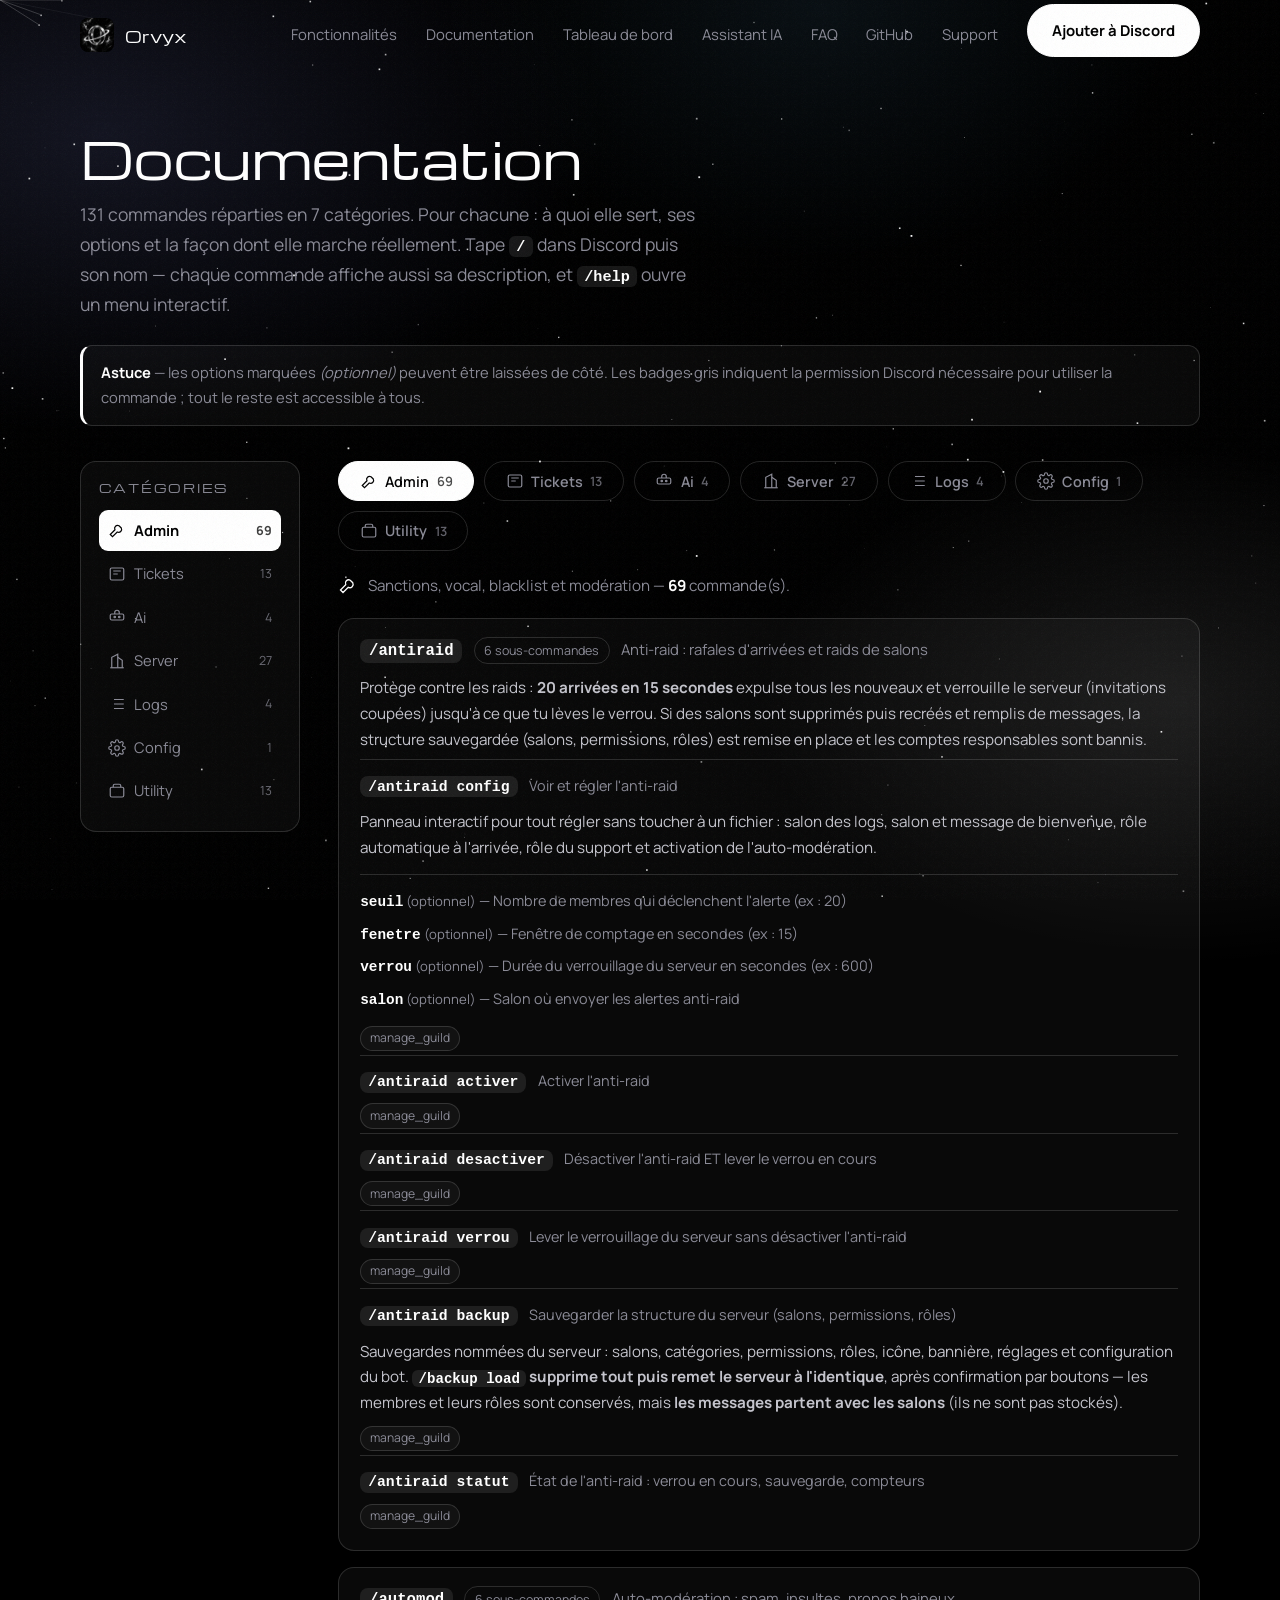
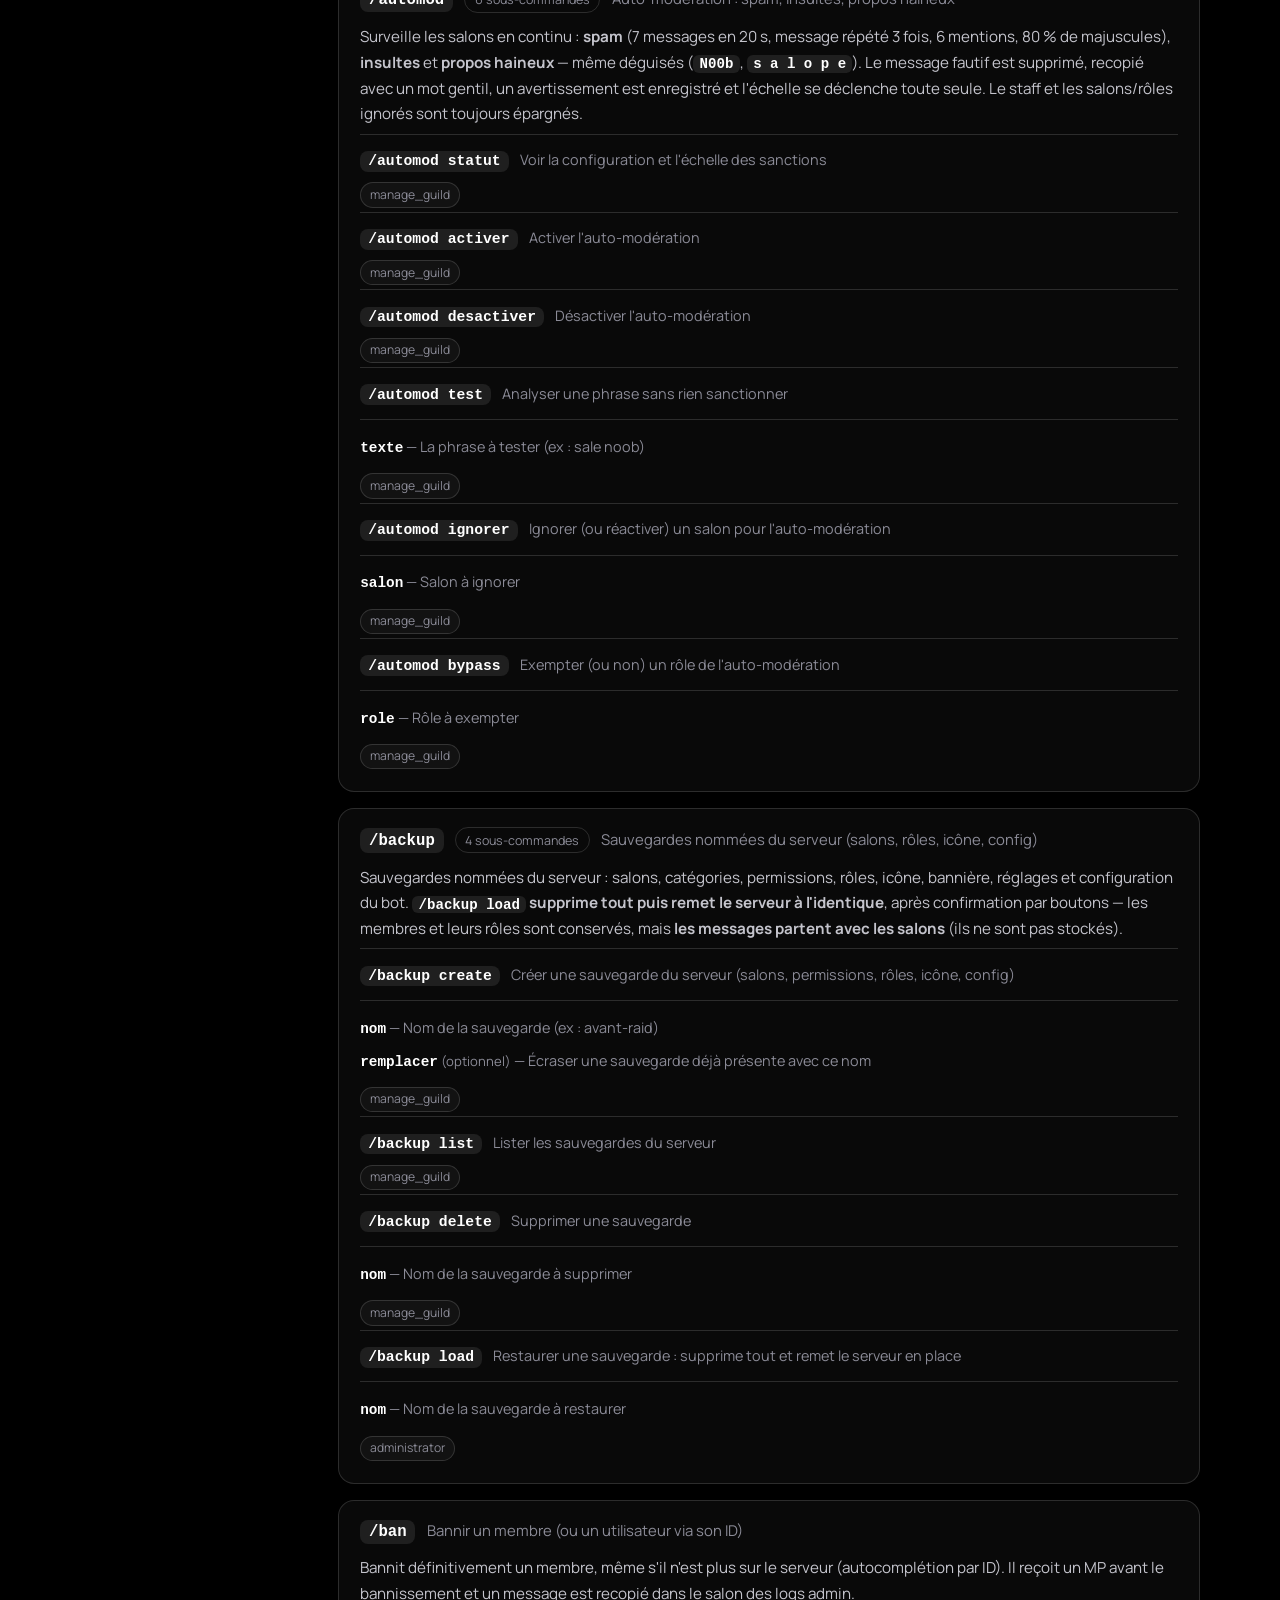
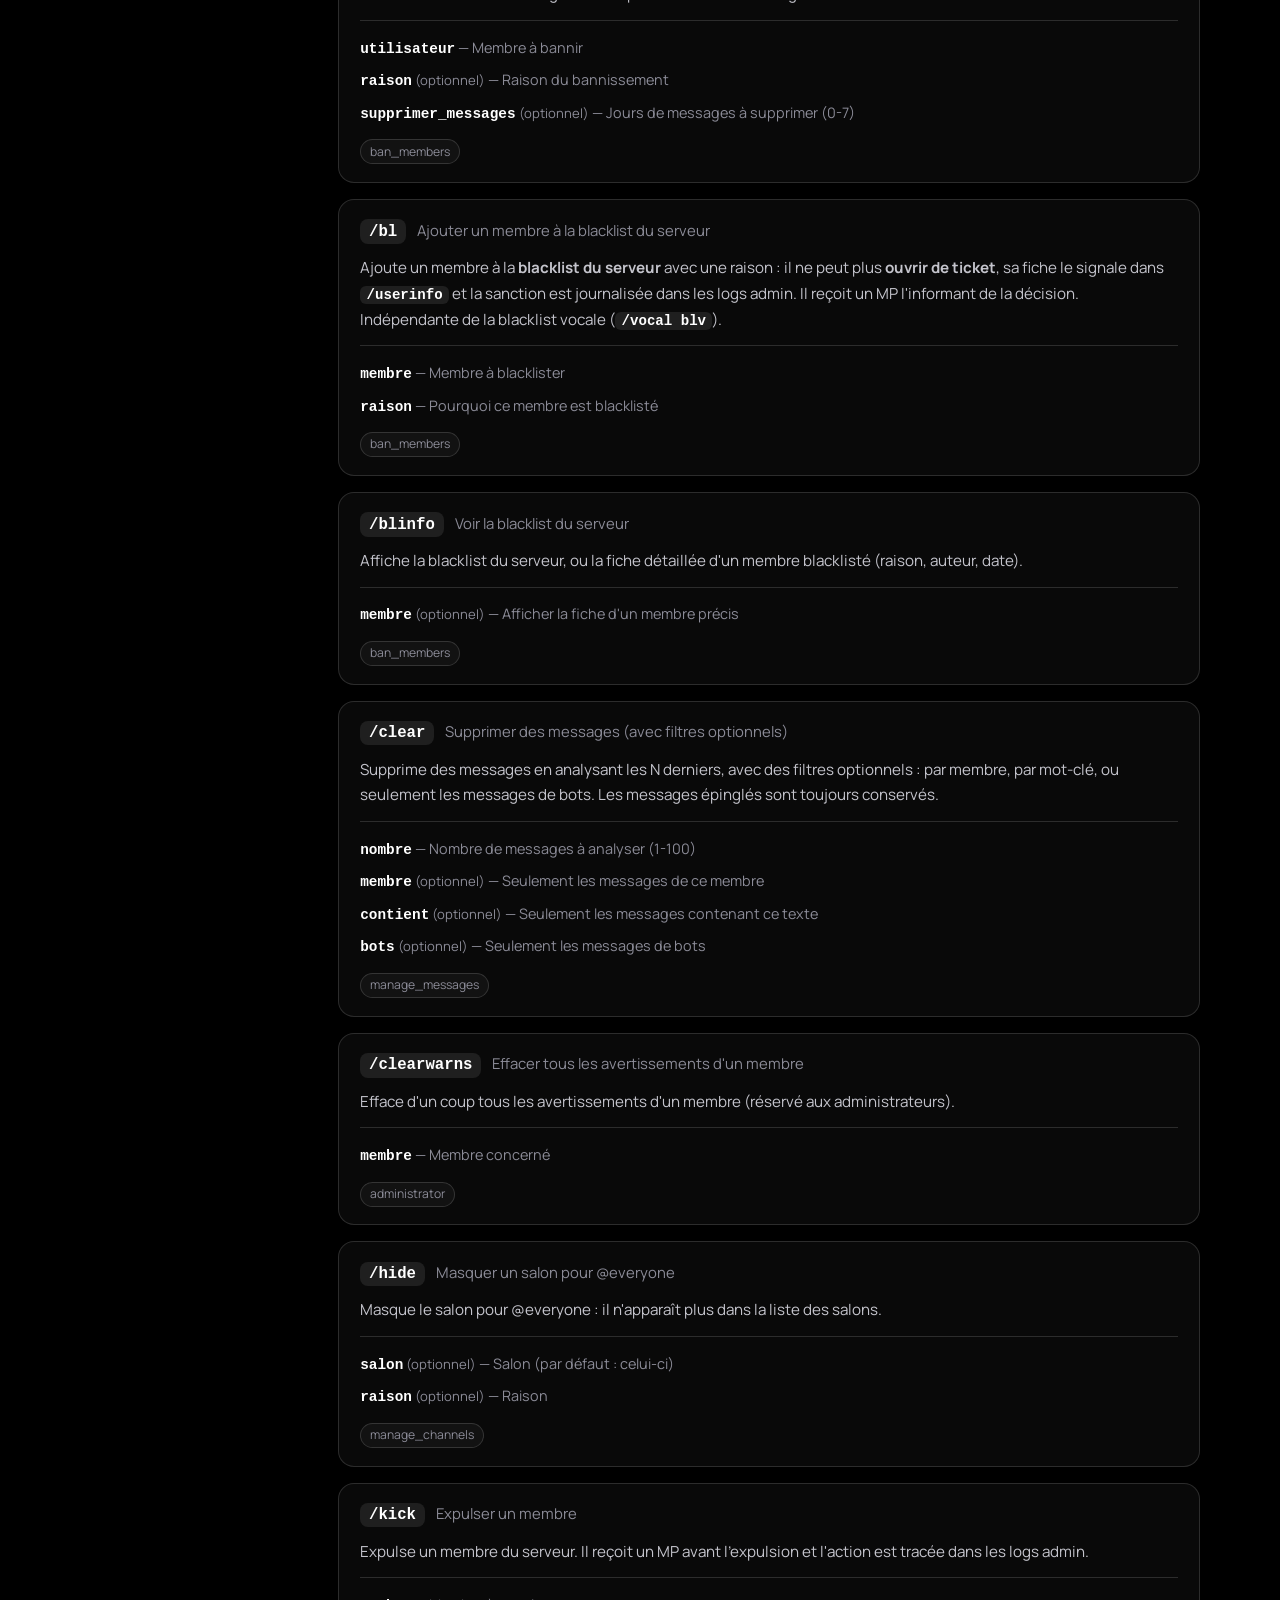
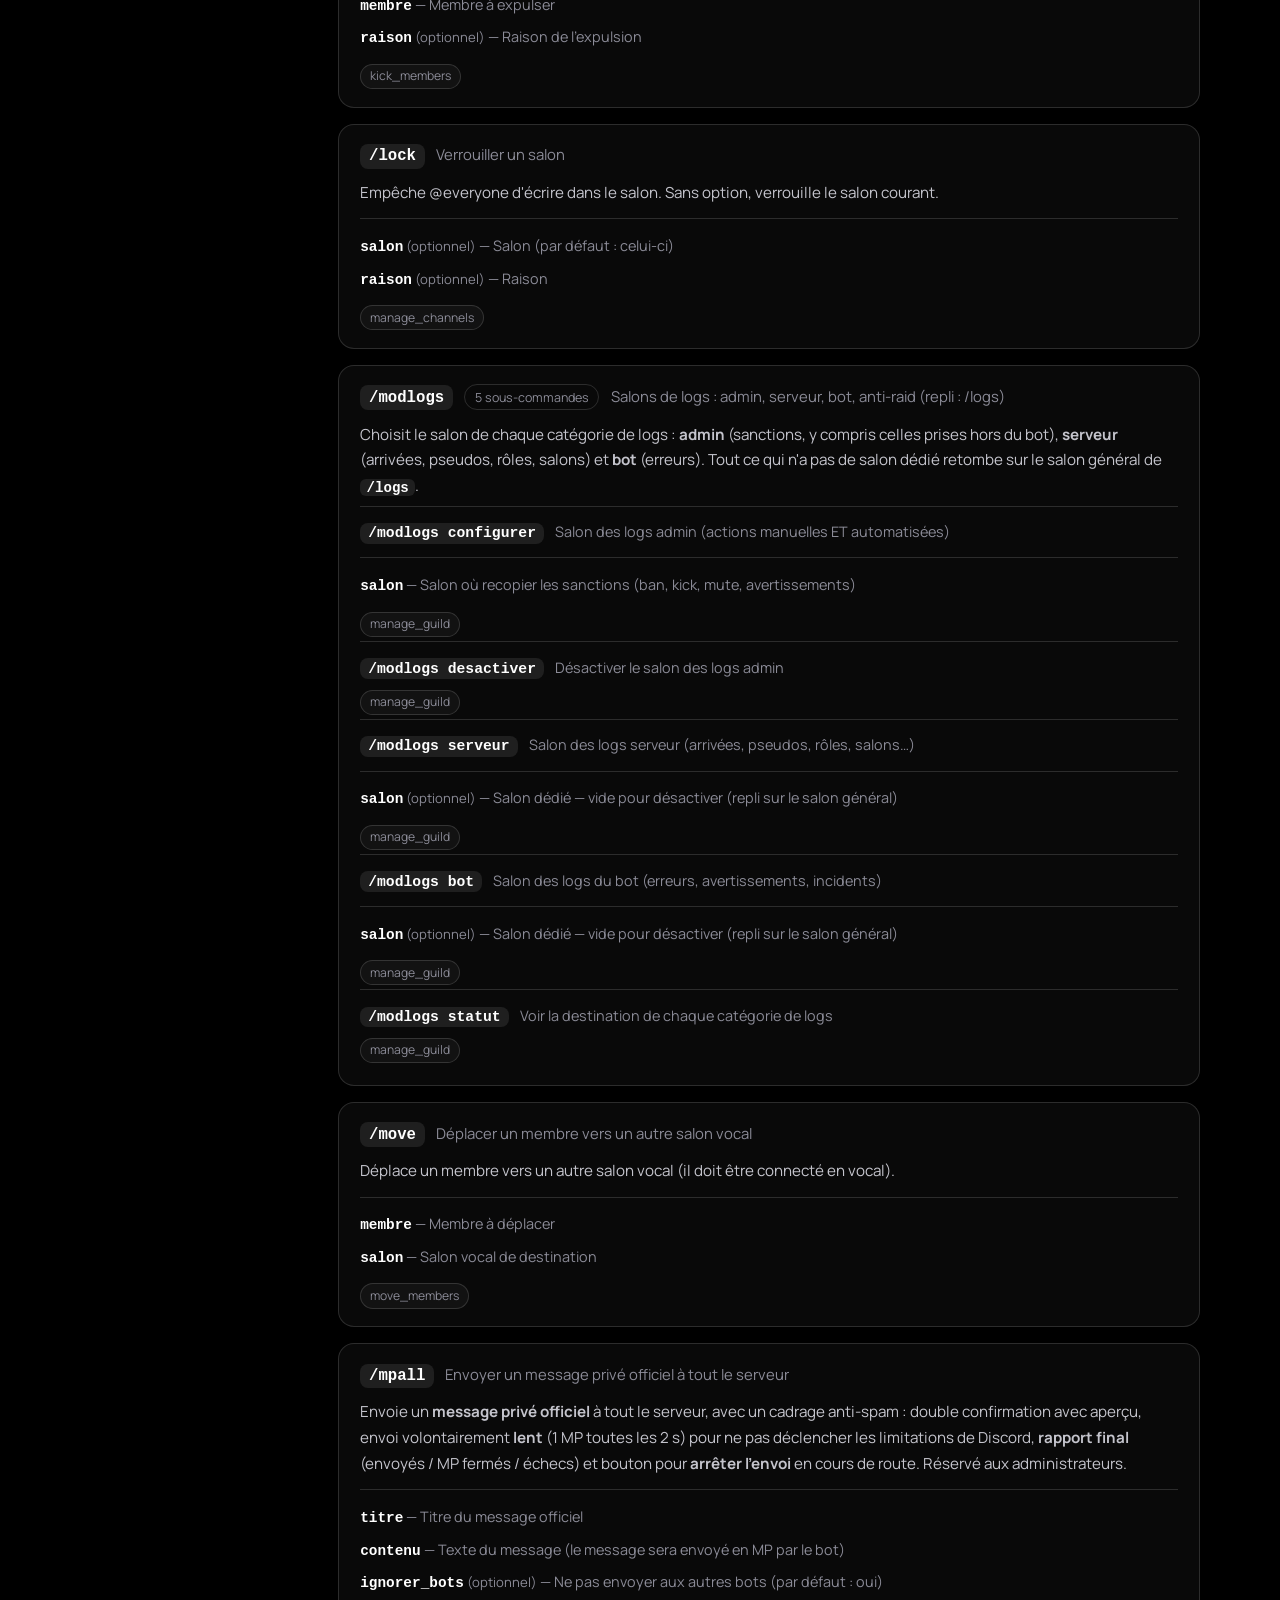
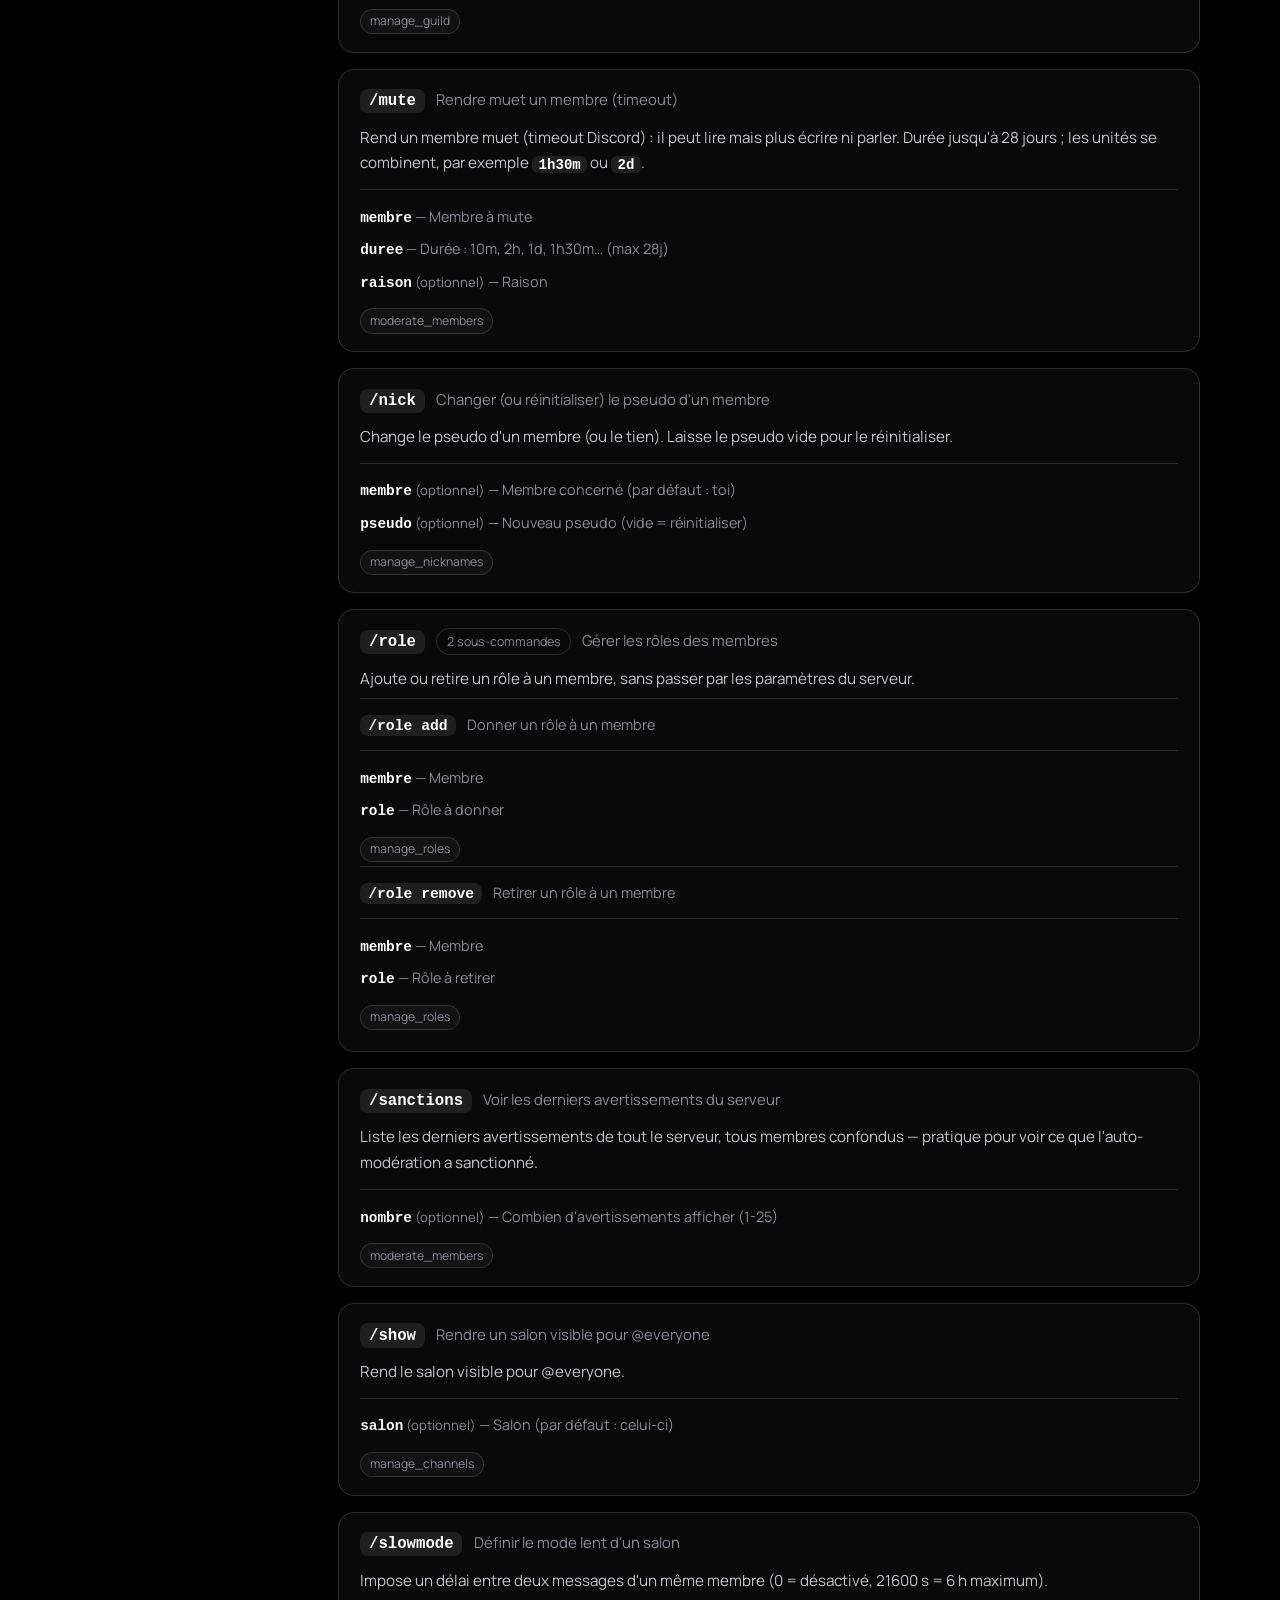
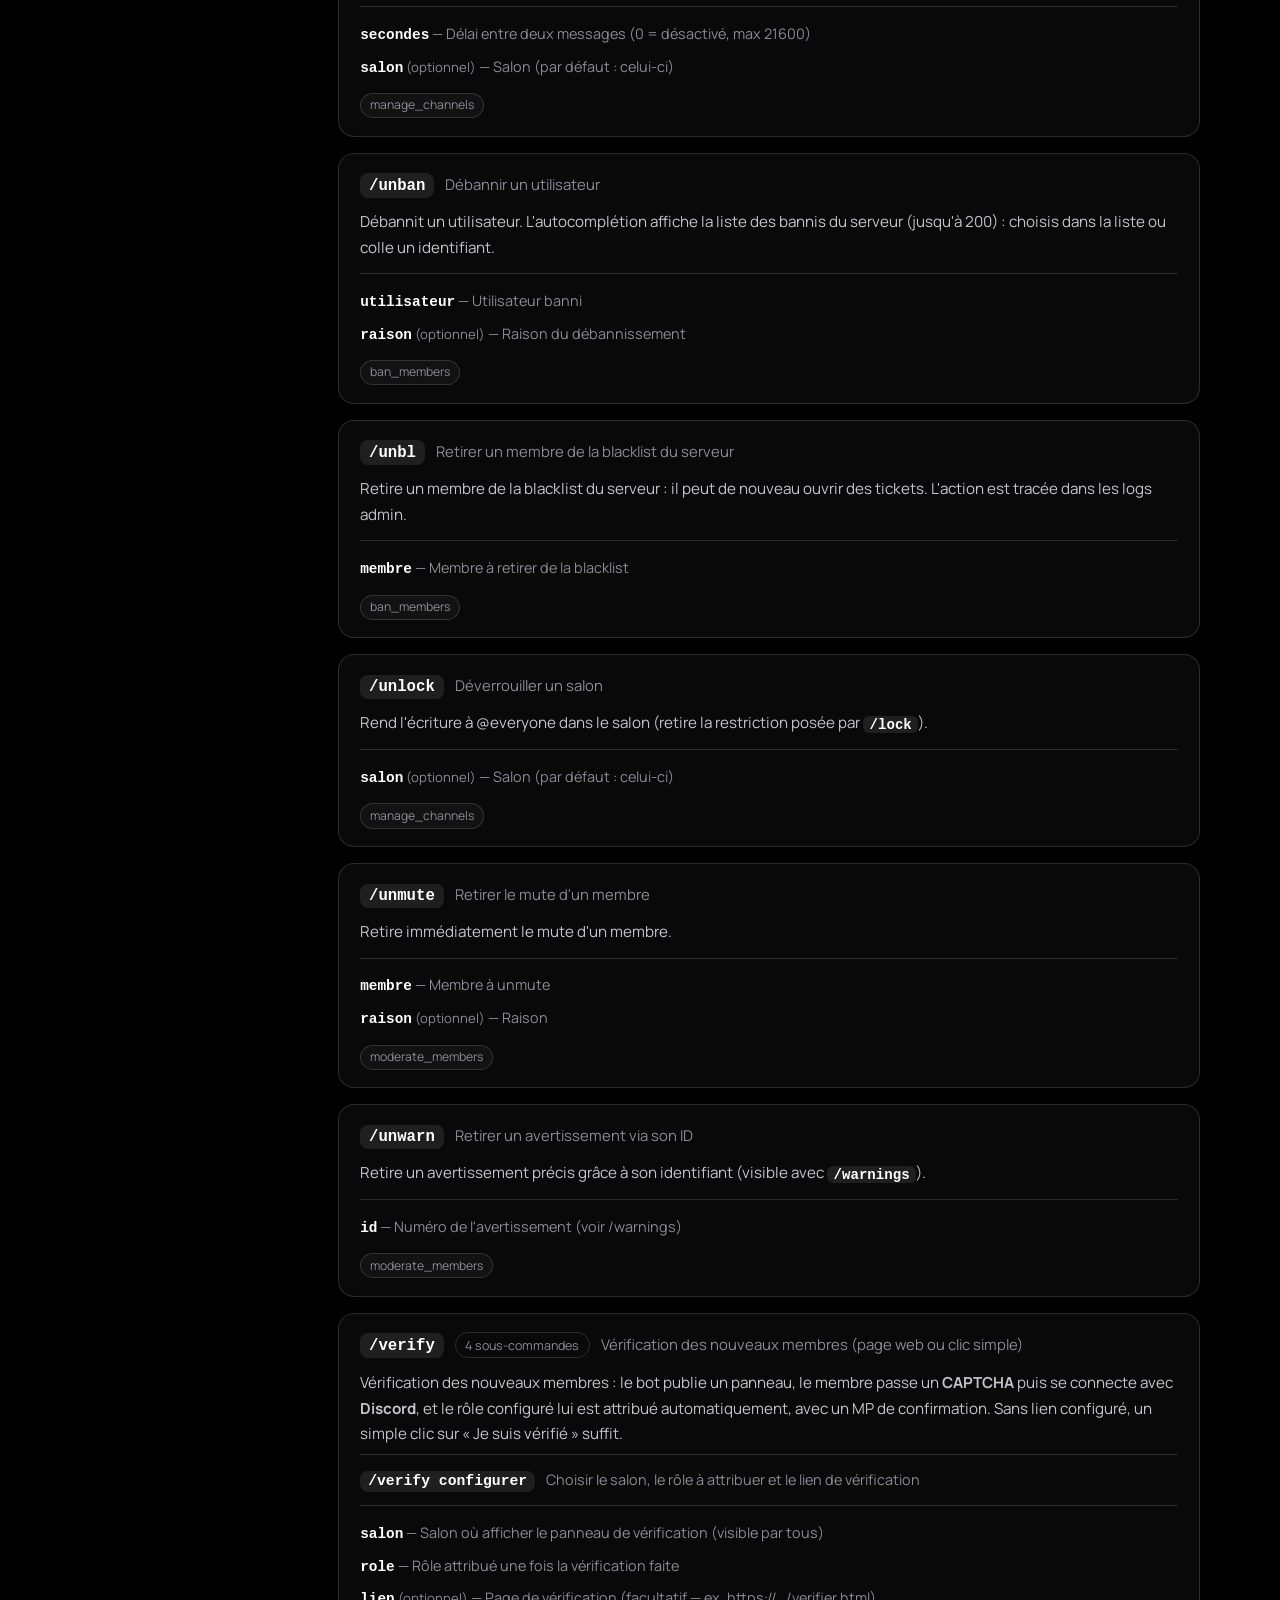
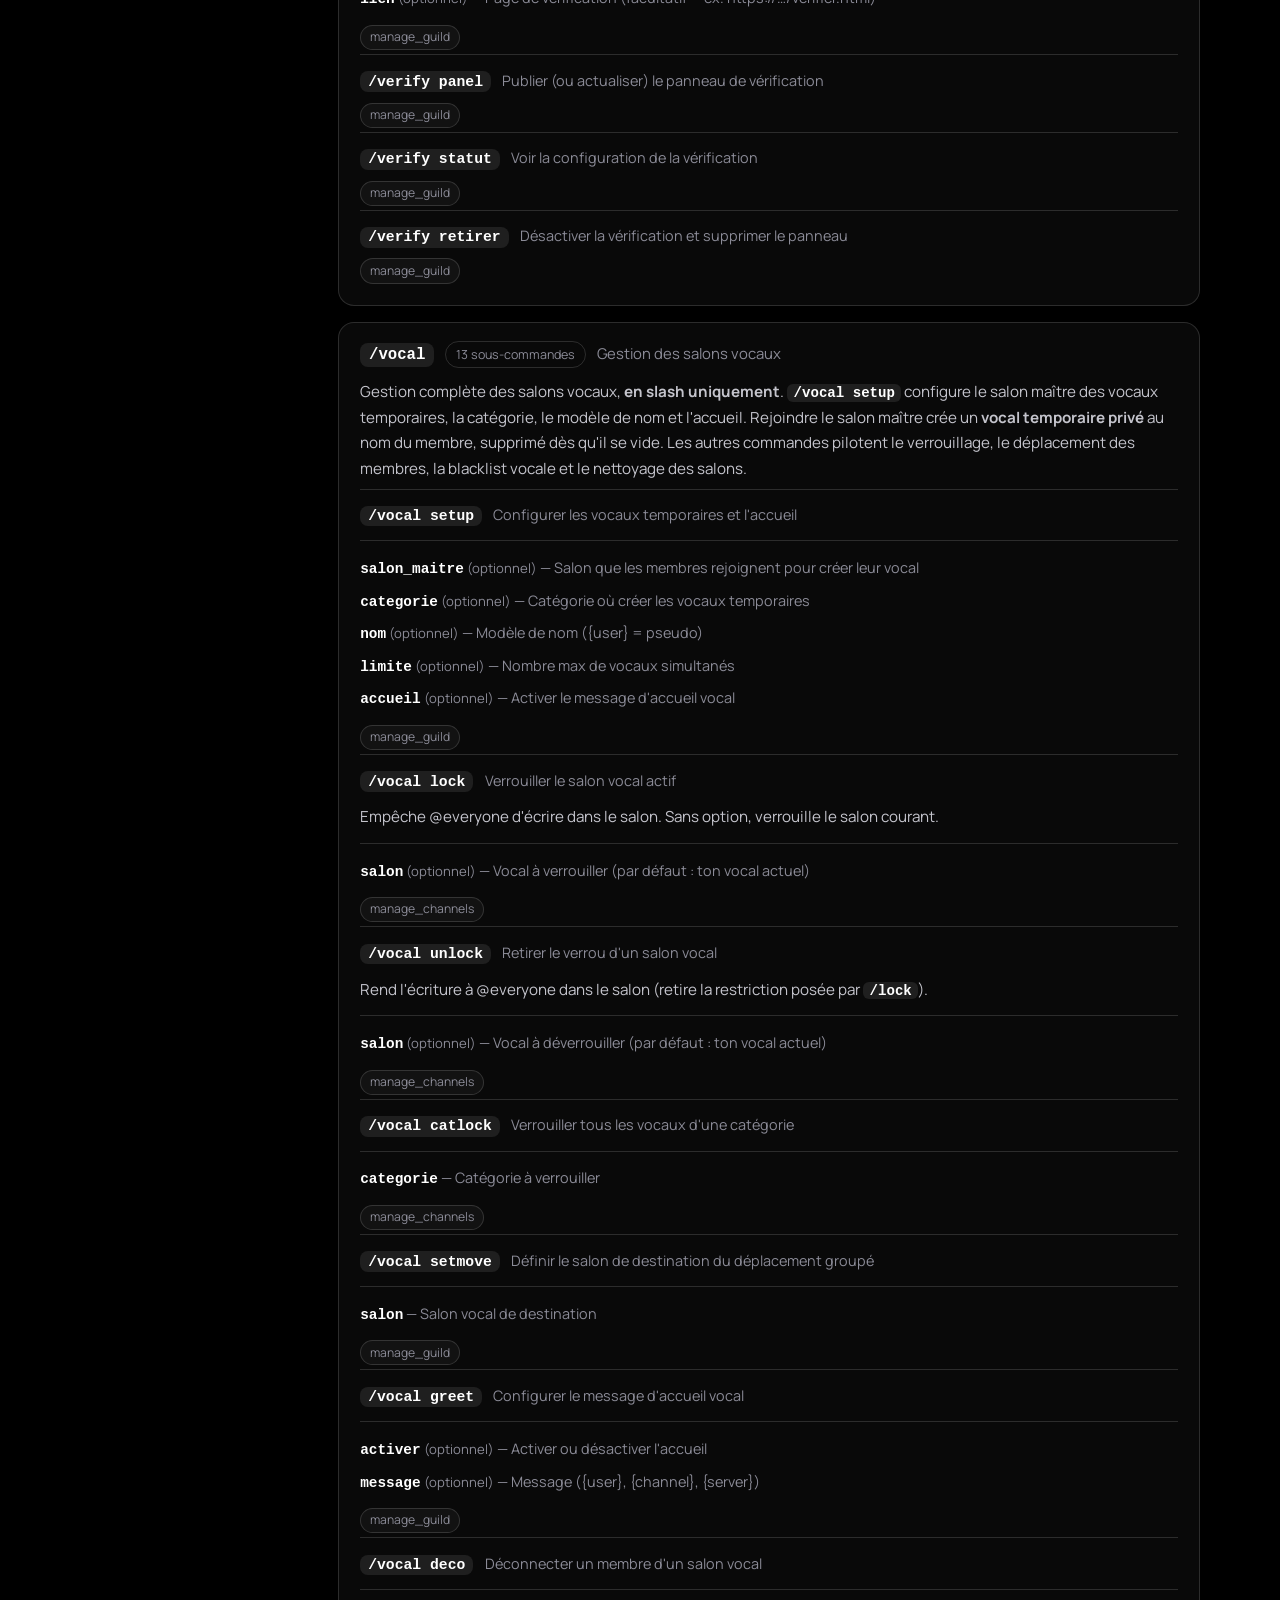
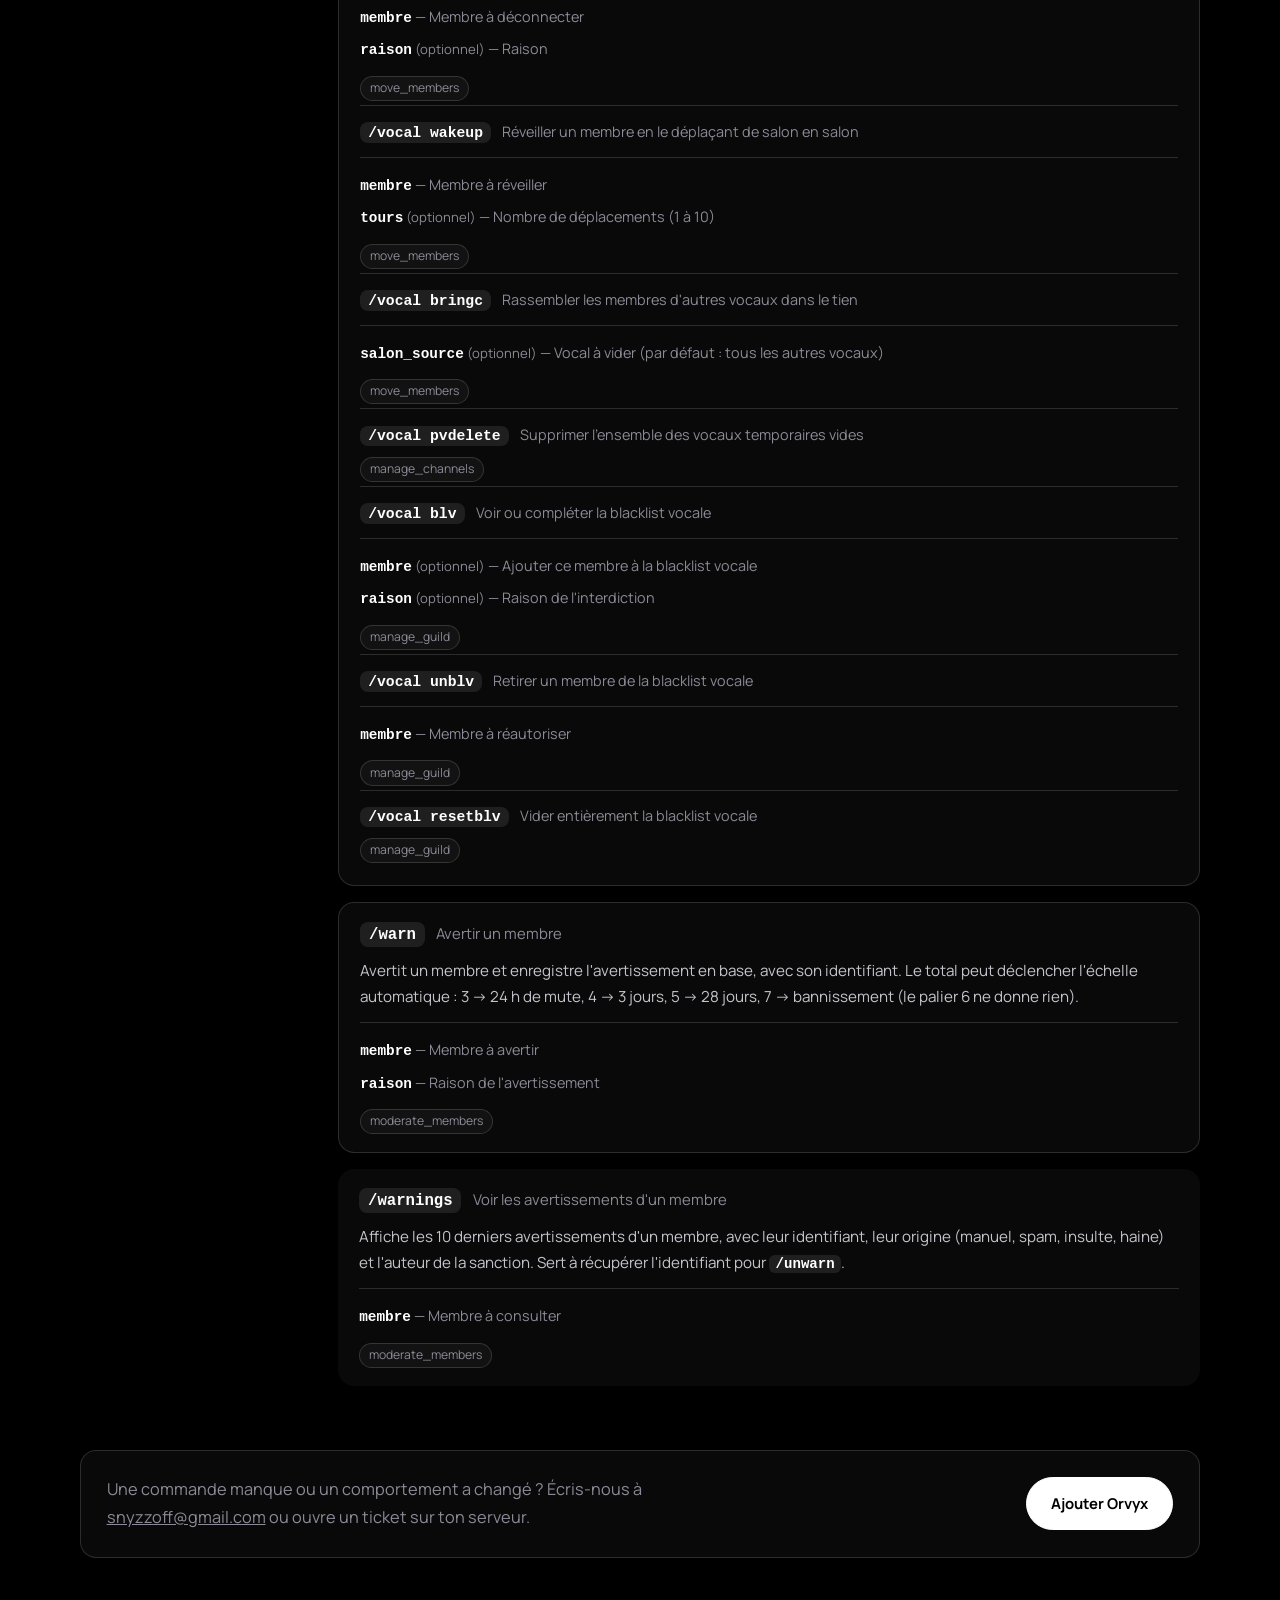
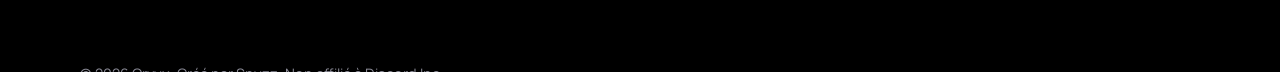
<file: documentation.html>
<!doctype html><html lang="fr"><head><title>Documentation – Commandes d'Orvyx</title>
<meta name="description" content="Documentation complète du bot Discord Orvyx : toutes les commandes classées par catégorie, leurs options et la façon dont elles marchent — modération, auto-modération, anti-raid, sauvegardes, tickets, IA, logs, configuration et utilitaires.">
<meta name="robots" content="index,follow">
<meta charset="utf-8">
<meta name="viewport" content="width=device-width,initial-scale=1">
<link rel="icon" href="assets/logo.png">
<link rel="preconnect" href="https://fonts.googleapis.com"><link rel="preconnect" href="https://fonts.gstatic.com" crossorigin>
<link href="https://fonts.googleapis.com/css2?family=Manrope:wght@400;600;700&family=Michroma&display=swap" rel="stylesheet">
<link rel="stylesheet" href="style.css">
<meta property="og:title" content="Documentation – Commandes d'Orvyx">
<meta property="og:description" content="131 commandes classées en 7 catégories, avec leurs options et leur fonctionnement.">
<meta property="og:image" content="assets/banner.png">
</head><body>
<canvas id="stars"></canvas>
<nav><div class="wrap nv"><a class="brand" href="index.html"><img src="assets/logo.png" alt="">Orvyx</a><button class="burger" aria-label="Menu"><svg viewBox="0 0 24 24" fill="none" stroke="currentColor" stroke-width="1.6" stroke-linecap="round"><path d="M4 6h16M4 12h16M4 18h16"/></svg></button><ul class="links"><li><a href="index.html#fonctionnalites">Fonctionnalités</a></li><li><a href="documentation.html">Documentation</a></li><li><a href="dashboard.html">Tableau de bord</a></li><li><a href="index.html#ia">Assistant IA</a></li><li><a href="index.html#faq">FAQ</a></li><li><a href="https://github.com/Snyzz-dev" target="_blank" rel="noopener noreferrer">GitHub</a></li><li><a href="#" data-support>Support</a></li><li><a class="btn" href="#" data-invite>Ajouter à Discord</a></li></ul></div></nav>

<main class="wrap docs">
<h1>Documentation</h1>
<p class="lead">131 commandes réparties en 7 catégories. Pour chacune : à quoi elle sert, ses options et la façon dont elle marche réellement. Tape <code>/</code> dans Discord puis son nom — chaque commande affiche aussi sa description, et <code>/help</code> ouvre un menu interactif.</p>
<div class="docs-note"><b>Astuce</b> — les options marquées <em>(optionnel)</em> peuvent être laissées de côté. Les badges gris indiquent la permission Discord nécessaire pour utiliser la commande ; tout le reste est accessible à tous.</div>

<div class="docs-grid">
<aside class="docs-som"><h2>Catégories</h2><div class="soms"><a href="#admin" data-go="admin"><svg viewBox="0 0 24 24" fill="none" stroke="currentColor" stroke-width="1.6" stroke-linecap="round"><path d="M14.7 6.3a4 4 0 0 0-5.4 5.4L3 18l3 3 6.3-6.3a4 4 0 0 0 5.4-5.4Z"/></svg> Admin<em>69</em></a><a href="#tickets" data-go="tickets"><svg viewBox="0 0 24 24" fill="none" stroke="currentColor" stroke-width="1.6"><rect x="3" y="4" width="18" height="16" rx="2"/><path d="M7 8h10M7 12h6"/></svg> Tickets<em>13</em></a><a href="#ai" data-go="ai"><svg viewBox="0 0 24 24" fill="none" stroke="currentColor" stroke-width="1.6"><rect x="3" y="8" width="18" height="8" rx="2"/><circle cx="9" cy="12" r="1"/><circle cx="15" cy="12" r="1"/><path d="M9 8V6a3 3 0 0 1 6 0v2"/></svg> Ai<em>4</em></a><a href="#server" data-go="server"><svg viewBox="0 0 24 24" fill="none" stroke="currentColor" stroke-width="1.6"><path d="M3 21h18"/><path d="M5 21V7l8-4v18"/><path d="M19 21V11l-6-4"/></svg> Server<em>27</em></a><a href="#logs" data-go="logs"><svg viewBox="0 0 24 24" fill="none" stroke="currentColor" stroke-width="1.6"><path d="M8 6h13M8 12h13M8 18h13M3 6h.01M3 12h.01M3 18h.01"/></svg> Logs<em>4</em></a><a href="#config" data-go="config"><svg viewBox="0 0 24 24" fill="none" stroke="currentColor" stroke-width="1.6"><circle cx="12" cy="12" r="3"/><path d="M19.4 15a1.65 1.65 0 0 0 .33 1.82l.06.06a2 2 0 1 1-2.83 2.83l-.06-.06a1.65 1.65 0 0 0-1.82-.33 1.65 1.65 0 0 0-1 1.51V21a2 2 0 1 1-4 0v-.09A1.65 1.65 0 0 0 9 19.4a1.65 1.65 0 0 0-1.82.33l-.06.06a2 2 0 1 1-2.83-2.83l.06-.06A1.65 1.65 0 0 0 4.68 15a1.65 1.65 0 0 0-1.51-1H3a2 2 0 1 1 0-4h.09A1.65 1.65 0 0 0 4.6 9a1.65 1.65 0 0 0-.33-1.82l-.06-.06a2 2 0 1 1 2.83-2.83l.06.06A1.65 1.65 0 0 0 9 4.68a1.65 1.65 0 0 0 1-1.51V3a2 2 0 1 1 4 0v.09a1.65 1.65 0 0 0 1 1.51 1.65 1.65 0 0 0 1.82-.33l.06-.06a2 2 0 1 1 2.83 2.83l-.06.06A1.65 1.65 0 0 0 19.4 9a1.65 1.65 0 0 0 1.51 1H21a2 2 0 1 1 0 4h-.09a1.65 1.65 0 0 0-1.51 1z"/></svg> Config<em>1</em></a><a href="#utility" data-go="utility"><svg viewBox="0 0 24 24" fill="none" stroke="currentColor" stroke-width="1.6"><rect x="3" y="7" width="18" height="13" rx="2"/><path d="M7 7V5a2 2 0 0 1 2-2h6a2 2 0 0 1 2 2v2"/></svg> Utility<em>13</em></a></div></aside>
<div class="docs-corps">
<div class="tabs"><button class="tab on" data-t="admin"><svg viewBox="0 0 24 24" fill="none" stroke="currentColor" stroke-width="1.6" stroke-linecap="round"><path d="M14.7 6.3a4 4 0 0 0-5.4 5.4L3 18l3 3 6.3-6.3a4 4 0 0 0 5.4-5.4Z"/></svg> Admin <em>69</em></button><button class="tab" data-t="tickets"><svg viewBox="0 0 24 24" fill="none" stroke="currentColor" stroke-width="1.6"><rect x="3" y="4" width="18" height="16" rx="2"/><path d="M7 8h10M7 12h6"/></svg> Tickets <em>13</em></button><button class="tab" data-t="ai"><svg viewBox="0 0 24 24" fill="none" stroke="currentColor" stroke-width="1.6"><rect x="3" y="8" width="18" height="8" rx="2"/><circle cx="9" cy="12" r="1"/><circle cx="15" cy="12" r="1"/><path d="M9 8V6a3 3 0 0 1 6 0v2"/></svg> Ai <em>4</em></button><button class="tab" data-t="server"><svg viewBox="0 0 24 24" fill="none" stroke="currentColor" stroke-width="1.6"><path d="M3 21h18"/><path d="M5 21V7l8-4v18"/><path d="M19 21V11l-6-4"/></svg> Server <em>27</em></button><button class="tab" data-t="logs"><svg viewBox="0 0 24 24" fill="none" stroke="currentColor" stroke-width="1.6"><path d="M8 6h13M8 12h13M8 18h13M3 6h.01M3 12h.01M3 18h.01"/></svg> Logs <em>4</em></button><button class="tab" data-t="config"><svg viewBox="0 0 24 24" fill="none" stroke="currentColor" stroke-width="1.6"><circle cx="12" cy="12" r="3"/><path d="M19.4 15a1.65 1.65 0 0 0 .33 1.82l.06.06a2 2 0 1 1-2.83 2.83l-.06-.06a1.65 1.65 0 0 0-1.82-.33 1.65 1.65 0 0 0-1 1.51V21a2 2 0 1 1-4 0v-.09A1.65 1.65 0 0 0 9 19.4a1.65 1.65 0 0 0-1.82.33l-.06.06a2 2 0 1 1-2.83-2.83l.06-.06A1.65 1.65 0 0 0 4.68 15a1.65 1.65 0 0 0-1.51-1H3a2 2 0 1 1 0-4h.09A1.65 1.65 0 0 0 4.6 9a1.65 1.65 0 0 0-.33-1.82l-.06-.06a2 2 0 1 1 2.83-2.83l.06.06A1.65 1.65 0 0 0 9 4.68a1.65 1.65 0 0 0 1-1.51V3a2 2 0 1 1 4 0v.09a1.65 1.65 0 0 0 1 1.51 1.65 1.65 0 0 0 1.82-.33l.06-.06a2 2 0 1 1 2.83 2.83l-.06.06A1.65 1.65 0 0 0 19.4 9a1.65 1.65 0 0 0 1.51 1H21a2 2 0 1 1 0 4h-.09a1.65 1.65 0 0 0-1.51 1z"/></svg> Config <em>1</em></button><button class="tab" data-t="utility"><svg viewBox="0 0 24 24" fill="none" stroke="currentColor" stroke-width="1.6"><rect x="3" y="7" width="18" height="13" rx="2"/><path d="M7 7V5a2 2 0 0 1 2-2h6a2 2 0 0 1 2 2v2"/></svg> Utility <em>13</em></button></div>
<div class="cat on" id="admin"><p class="cat-lead"><svg viewBox="0 0 24 24" fill="none" stroke="currentColor" stroke-width="1.6" stroke-linecap="round"><path d="M14.7 6.3a4 4 0 0 0-5.4 5.4L3 18l3 3 6.3-6.3a4 4 0 0 0 5.4-5.4Z"/></svg> Sanctions, vocal, blacklist et modération — <b>69</b> commande(s).</p><div class="cmd"><div class="cmd-tete"><code>/antiraid</code> <span class="pill">6 sous-commandes</span><span class="cmd-desc">Anti-raid : rafales d&#x27;arrivées et raids de salons</span></div><p class="cmd-aide">Protège contre les raids : <strong>20 arrivées en 15 secondes</strong> expulse tous les nouveaux et verrouille le serveur (invitations coupées) jusqu&#x27;à ce que tu lèves le verrou. Si des salons sont supprimés puis recréés et remplis de messages, la structure sauvegardée (salons, permissions, rôles) est remise en place et les comptes responsables sont bannis.</p><div class="souss"><div class="sous"><div class="sous-tete"><code>/antiraid config</code><span class="sous-desc">Voir et régler l&#x27;anti-raid</span></div><p class="cmd-aide">Panneau interactif pour tout régler sans toucher à un fichier : salon des logs, salon et message de bienvenue, rôle automatique à l&#x27;arrivée, rôle du support et activation de l&#x27;auto-modération.</p><ul class="args"><li><b>seuil</b> <em>(optionnel)</em> — Nombre de membres qui déclenchent l&#x27;alerte (ex : 20)</li><li><b>fenetre</b> <em>(optionnel)</em> — Fenêtre de comptage en secondes (ex : 15)</li><li><b>verrou</b> <em>(optionnel)</em> — Durée du verrouillage du serveur en secondes (ex : 600)</li><li><b>salon</b> <em>(optionnel)</em> — Salon où envoyer les alertes anti-raid</li></ul><div class="cmd-meta"><span class="badge">manage_guild</span></div></div><div class="sous"><div class="sous-tete"><code>/antiraid activer</code><span class="sous-desc">Activer l&#x27;anti-raid</span></div><div class="cmd-meta"><span class="badge">manage_guild</span></div></div><div class="sous"><div class="sous-tete"><code>/antiraid desactiver</code><span class="sous-desc">Désactiver l&#x27;anti-raid ET lever le verrou en cours</span></div><div class="cmd-meta"><span class="badge">manage_guild</span></div></div><div class="sous"><div class="sous-tete"><code>/antiraid verrou</code><span class="sous-desc">Lever le verrouillage du serveur sans désactiver l&#x27;anti-raid</span></div><div class="cmd-meta"><span class="badge">manage_guild</span></div></div><div class="sous"><div class="sous-tete"><code>/antiraid backup</code><span class="sous-desc">Sauvegarder la structure du serveur (salons, permissions, rôles)</span></div><p class="cmd-aide">Sauvegardes nommées du serveur : salons, catégories, permissions, rôles, icône, bannière, réglages et configuration du bot. <code>/backup load</code> <strong>supprime tout puis remet le serveur à l&#x27;identique</strong>, après confirmation par boutons — les membres et leurs rôles sont conservés, mais <strong>les messages partent avec les salons</strong> (ils ne sont pas stockés).</p><div class="cmd-meta"><span class="badge">manage_guild</span></div></div><div class="sous"><div class="sous-tete"><code>/antiraid statut</code><span class="sous-desc">État de l&#x27;anti-raid : verrou en cours, sauvegarde, compteurs</span></div><div class="cmd-meta"><span class="badge">manage_guild</span></div></div></div></div><div class="cmd"><div class="cmd-tete"><code>/automod</code> <span class="pill">6 sous-commandes</span><span class="cmd-desc">Auto-modération : spam, insultes, propos haineux</span></div><p class="cmd-aide">Surveille les salons en continu : <strong>spam</strong> (7 messages en 20 s, message répété 3 fois, 6 mentions, 80 % de majuscules), <strong>insultes</strong> et <strong>propos haineux</strong> — même déguisés (<code>N00b</code>, <code>s a l o p e</code>). Le message fautif est supprimé, recopié avec un mot gentil, un avertissement est enregistré et l&#x27;échelle se déclenche toute seule. Le staff et les salons/rôles ignorés sont toujours épargnés.</p><div class="souss"><div class="sous"><div class="sous-tete"><code>/automod statut</code><span class="sous-desc">Voir la configuration et l&#x27;échelle des sanctions</span></div><div class="cmd-meta"><span class="badge">manage_guild</span></div></div><div class="sous"><div class="sous-tete"><code>/automod activer</code><span class="sous-desc">Activer l&#x27;auto-modération</span></div><div class="cmd-meta"><span class="badge">manage_guild</span></div></div><div class="sous"><div class="sous-tete"><code>/automod desactiver</code><span class="sous-desc">Désactiver l&#x27;auto-modération</span></div><div class="cmd-meta"><span class="badge">manage_guild</span></div></div><div class="sous"><div class="sous-tete"><code>/automod test</code><span class="sous-desc">Analyser une phrase sans rien sanctionner</span></div><ul class="args"><li><b>texte</b> — La phrase à tester (ex : sale noob)</li></ul><div class="cmd-meta"><span class="badge">manage_guild</span></div></div><div class="sous"><div class="sous-tete"><code>/automod ignorer</code><span class="sous-desc">Ignorer (ou réactiver) un salon pour l&#x27;auto-modération</span></div><ul class="args"><li><b>salon</b> — Salon à ignorer</li></ul><div class="cmd-meta"><span class="badge">manage_guild</span></div></div><div class="sous"><div class="sous-tete"><code>/automod bypass</code><span class="sous-desc">Exempter (ou non) un rôle de l&#x27;auto-modération</span></div><ul class="args"><li><b>role</b> — Rôle à exempter</li></ul><div class="cmd-meta"><span class="badge">manage_guild</span></div></div></div></div><div class="cmd"><div class="cmd-tete"><code>/backup</code> <span class="pill">4 sous-commandes</span><span class="cmd-desc">Sauvegardes nommées du serveur (salons, rôles, icône, config)</span></div><p class="cmd-aide">Sauvegardes nommées du serveur : salons, catégories, permissions, rôles, icône, bannière, réglages et configuration du bot. <code>/backup load</code> <strong>supprime tout puis remet le serveur à l&#x27;identique</strong>, après confirmation par boutons — les membres et leurs rôles sont conservés, mais <strong>les messages partent avec les salons</strong> (ils ne sont pas stockés).</p><div class="souss"><div class="sous"><div class="sous-tete"><code>/backup create</code><span class="sous-desc">Créer une sauvegarde du serveur (salons, permissions, rôles, icône, config)</span></div><ul class="args"><li><b>nom</b> — Nom de la sauvegarde (ex : avant-raid)</li><li><b>remplacer</b> <em>(optionnel)</em> — Écraser une sauvegarde déjà présente avec ce nom</li></ul><div class="cmd-meta"><span class="badge">manage_guild</span></div></div><div class="sous"><div class="sous-tete"><code>/backup list</code><span class="sous-desc">Lister les sauvegardes du serveur</span></div><div class="cmd-meta"><span class="badge">manage_guild</span></div></div><div class="sous"><div class="sous-tete"><code>/backup delete</code><span class="sous-desc">Supprimer une sauvegarde</span></div><ul class="args"><li><b>nom</b> — Nom de la sauvegarde à supprimer</li></ul><div class="cmd-meta"><span class="badge">manage_guild</span></div></div><div class="sous"><div class="sous-tete"><code>/backup load</code><span class="sous-desc">Restaurer une sauvegarde : supprime tout et remet le serveur en place</span></div><ul class="args"><li><b>nom</b> — Nom de la sauvegarde à restaurer</li></ul><div class="cmd-meta"><span class="badge">administrator</span></div></div></div></div><div class="cmd"><div class="cmd-tete"><code>/ban</code><span class="cmd-desc">Bannir un membre (ou un utilisateur via son ID)</span></div><p class="cmd-aide">Bannit définitivement un membre, même s&#x27;il n&#x27;est plus sur le serveur (autocomplétion par ID). Il reçoit un MP avant le bannissement et un message est recopié dans le salon des logs admin.</p><ul class="args"><li><b>utilisateur</b> — Membre à bannir</li><li><b>raison</b> <em>(optionnel)</em> — Raison du bannissement</li><li><b>supprimer_messages</b> <em>(optionnel)</em> — Jours de messages à supprimer (0-7)</li></ul><div class="cmd-meta"><span class="badge">ban_members</span></div></div><div class="cmd"><div class="cmd-tete"><code>/bl</code><span class="cmd-desc">Ajouter un membre à la blacklist du serveur</span></div><p class="cmd-aide">Ajoute un membre à la <strong>blacklist du serveur</strong> avec une raison : il ne peut plus <strong>ouvrir de ticket</strong>, sa fiche le signale dans <code>/userinfo</code> et la sanction est journalisée dans les logs admin. Il reçoit un MP l&#x27;informant de la décision. Indépendante de la blacklist vocale (<code>/vocal blv</code>).</p><ul class="args"><li><b>membre</b> — Membre à blacklister</li><li><b>raison</b> — Pourquoi ce membre est blacklisté</li></ul><div class="cmd-meta"><span class="badge">ban_members</span></div></div><div class="cmd"><div class="cmd-tete"><code>/blinfo</code><span class="cmd-desc">Voir la blacklist du serveur</span></div><p class="cmd-aide">Affiche la blacklist du serveur, ou la fiche détaillée d&#x27;un membre blacklisté (raison, auteur, date).</p><ul class="args"><li><b>membre</b> <em>(optionnel)</em> — Afficher la fiche d&#x27;un membre précis</li></ul><div class="cmd-meta"><span class="badge">ban_members</span></div></div><div class="cmd"><div class="cmd-tete"><code>/clear</code><span class="cmd-desc">Supprimer des messages (avec filtres optionnels)</span></div><p class="cmd-aide">Supprime des messages en analysant les N derniers, avec des filtres optionnels : par membre, par mot-clé, ou seulement les messages de bots. Les messages épinglés sont toujours conservés.</p><ul class="args"><li><b>nombre</b> — Nombre de messages à analyser (1-100)</li><li><b>membre</b> <em>(optionnel)</em> — Seulement les messages de ce membre</li><li><b>contient</b> <em>(optionnel)</em> — Seulement les messages contenant ce texte</li><li><b>bots</b> <em>(optionnel)</em> — Seulement les messages de bots</li></ul><div class="cmd-meta"><span class="badge">manage_messages</span></div></div><div class="cmd"><div class="cmd-tete"><code>/clearwarns</code><span class="cmd-desc">Effacer tous les avertissements d&#x27;un membre</span></div><p class="cmd-aide">Efface d&#x27;un coup tous les avertissements d&#x27;un membre (réservé aux administrateurs).</p><ul class="args"><li><b>membre</b> — Membre concerné</li></ul><div class="cmd-meta"><span class="badge">administrator</span></div></div><div class="cmd"><div class="cmd-tete"><code>/hide</code><span class="cmd-desc">Masquer un salon pour @everyone</span></div><p class="cmd-aide">Masque le salon pour @everyone : il n&#x27;apparaît plus dans la liste des salons.</p><ul class="args"><li><b>salon</b> <em>(optionnel)</em> — Salon (par défaut : celui-ci)</li><li><b>raison</b> <em>(optionnel)</em> — Raison</li></ul><div class="cmd-meta"><span class="badge">manage_channels</span></div></div><div class="cmd"><div class="cmd-tete"><code>/kick</code><span class="cmd-desc">Expulser un membre</span></div><p class="cmd-aide">Expulse un membre du serveur. Il reçoit un MP avant l&#x27;expulsion et l&#x27;action est tracée dans les logs admin.</p><ul class="args"><li><b>membre</b> — Membre à expulser</li><li><b>raison</b> <em>(optionnel)</em> — Raison de l&#x27;expulsion</li></ul><div class="cmd-meta"><span class="badge">kick_members</span></div></div><div class="cmd"><div class="cmd-tete"><code>/lock</code><span class="cmd-desc">Verrouiller un salon</span></div><p class="cmd-aide">Empêche @everyone d&#x27;écrire dans le salon. Sans option, verrouille le salon courant.</p><ul class="args"><li><b>salon</b> <em>(optionnel)</em> — Salon (par défaut : celui-ci)</li><li><b>raison</b> <em>(optionnel)</em> — Raison</li></ul><div class="cmd-meta"><span class="badge">manage_channels</span></div></div><div class="cmd"><div class="cmd-tete"><code>/modlogs</code> <span class="pill">5 sous-commandes</span><span class="cmd-desc">Salons de logs : admin, serveur, bot, anti-raid (repli : /logs)</span></div><p class="cmd-aide">Choisit le salon de chaque catégorie de logs : <strong>admin</strong> (sanctions, y compris celles prises hors du bot), <strong>serveur</strong> (arrivées, pseudos, rôles, salons) et <strong>bot</strong> (erreurs). Tout ce qui n&#x27;a pas de salon dédié retombe sur le salon général de <code>/logs</code>.</p><div class="souss"><div class="sous"><div class="sous-tete"><code>/modlogs configurer</code><span class="sous-desc">Salon des logs admin (actions manuelles ET automatisées)</span></div><ul class="args"><li><b>salon</b> — Salon où recopier les sanctions (ban, kick, mute, avertissements)</li></ul><div class="cmd-meta"><span class="badge">manage_guild</span></div></div><div class="sous"><div class="sous-tete"><code>/modlogs desactiver</code><span class="sous-desc">Désactiver le salon des logs admin</span></div><div class="cmd-meta"><span class="badge">manage_guild</span></div></div><div class="sous"><div class="sous-tete"><code>/modlogs serveur</code><span class="sous-desc">Salon des logs serveur (arrivées, pseudos, rôles, salons…)</span></div><ul class="args"><li><b>salon</b> <em>(optionnel)</em> — Salon dédié — vide pour désactiver (repli sur le salon général)</li></ul><div class="cmd-meta"><span class="badge">manage_guild</span></div></div><div class="sous"><div class="sous-tete"><code>/modlogs bot</code><span class="sous-desc">Salon des logs du bot (erreurs, avertissements, incidents)</span></div><ul class="args"><li><b>salon</b> <em>(optionnel)</em> — Salon dédié — vide pour désactiver (repli sur le salon général)</li></ul><div class="cmd-meta"><span class="badge">manage_guild</span></div></div><div class="sous"><div class="sous-tete"><code>/modlogs statut</code><span class="sous-desc">Voir la destination de chaque catégorie de logs</span></div><div class="cmd-meta"><span class="badge">manage_guild</span></div></div></div></div><div class="cmd"><div class="cmd-tete"><code>/move</code><span class="cmd-desc">Déplacer un membre vers un autre salon vocal</span></div><p class="cmd-aide">Déplace un membre vers un autre salon vocal (il doit être connecté en vocal).</p><ul class="args"><li><b>membre</b> — Membre à déplacer</li><li><b>salon</b> — Salon vocal de destination</li></ul><div class="cmd-meta"><span class="badge">move_members</span></div></div><div class="cmd"><div class="cmd-tete"><code>/mpall</code><span class="cmd-desc">Envoyer un message privé officiel à tout le serveur</span></div><p class="cmd-aide">Envoie un <strong>message privé officiel</strong> à tout le serveur, avec un cadrage anti-spam : double confirmation avec aperçu, envoi volontairement <strong>lent</strong> (1 MP toutes les 2 s) pour ne pas déclencher les limitations de Discord, <strong>rapport final</strong> (envoyés / MP fermés / échecs) et bouton pour <strong>arrêter l&#x27;envoi</strong> en cours de route. Réservé aux administrateurs.</p><ul class="args"><li><b>titre</b> — Titre du message officiel</li><li><b>contenu</b> — Texte du message (le message sera envoyé en MP par le bot)</li><li><b>ignorer_bots</b> <em>(optionnel)</em> — Ne pas envoyer aux autres bots (par défaut : oui)</li></ul><div class="cmd-meta"><span class="badge">manage_guild</span></div></div><div class="cmd"><div class="cmd-tete"><code>/mute</code><span class="cmd-desc">Rendre muet un membre (timeout)</span></div><p class="cmd-aide">Rend un membre muet (timeout Discord) : il peut lire mais plus écrire ni parler. Durée jusqu&#x27;à 28 jours ; les unités se combinent, par exemple <code>1h30m</code> ou <code>2d</code>.</p><ul class="args"><li><b>membre</b> — Membre à mute</li><li><b>duree</b> — Durée : 10m, 2h, 1d, 1h30m… (max 28j)</li><li><b>raison</b> <em>(optionnel)</em> — Raison</li></ul><div class="cmd-meta"><span class="badge">moderate_members</span></div></div><div class="cmd"><div class="cmd-tete"><code>/nick</code><span class="cmd-desc">Changer (ou réinitialiser) le pseudo d&#x27;un membre</span></div><p class="cmd-aide">Change le pseudo d&#x27;un membre (ou le tien). Laisse le pseudo vide pour le réinitialiser.</p><ul class="args"><li><b>membre</b> <em>(optionnel)</em> — Membre concerné (par défaut : toi)</li><li><b>pseudo</b> <em>(optionnel)</em> — Nouveau pseudo (vide = réinitialiser)</li></ul><div class="cmd-meta"><span class="badge">manage_nicknames</span></div></div><div class="cmd"><div class="cmd-tete"><code>/role</code> <span class="pill">2 sous-commandes</span><span class="cmd-desc">Gérer les rôles des membres</span></div><p class="cmd-aide">Ajoute ou retire un rôle à un membre, sans passer par les paramètres du serveur.</p><div class="souss"><div class="sous"><div class="sous-tete"><code>/role add</code><span class="sous-desc">Donner un rôle à un membre</span></div><ul class="args"><li><b>membre</b> — Membre</li><li><b>role</b> — Rôle à donner</li></ul><div class="cmd-meta"><span class="badge">manage_roles</span></div></div><div class="sous"><div class="sous-tete"><code>/role remove</code><span class="sous-desc">Retirer un rôle à un membre</span></div><ul class="args"><li><b>membre</b> — Membre</li><li><b>role</b> — Rôle à retirer</li></ul><div class="cmd-meta"><span class="badge">manage_roles</span></div></div></div></div><div class="cmd"><div class="cmd-tete"><code>/sanctions</code><span class="cmd-desc">Voir les derniers avertissements du serveur</span></div><p class="cmd-aide">Liste les derniers avertissements de tout le serveur, tous membres confondus — pratique pour voir ce que l&#x27;auto-modération a sanctionné.</p><ul class="args"><li><b>nombre</b> <em>(optionnel)</em> — Combien d&#x27;avertissements afficher (1-25)</li></ul><div class="cmd-meta"><span class="badge">moderate_members</span></div></div><div class="cmd"><div class="cmd-tete"><code>/show</code><span class="cmd-desc">Rendre un salon visible pour @everyone</span></div><p class="cmd-aide">Rend le salon visible pour @everyone.</p><ul class="args"><li><b>salon</b> <em>(optionnel)</em> — Salon (par défaut : celui-ci)</li></ul><div class="cmd-meta"><span class="badge">manage_channels</span></div></div><div class="cmd"><div class="cmd-tete"><code>/slowmode</code><span class="cmd-desc">Définir le mode lent d&#x27;un salon</span></div><p class="cmd-aide">Impose un délai entre deux messages d&#x27;un même membre (0 = désactivé, 21600 s = 6 h maximum).</p><ul class="args"><li><b>secondes</b> — Délai entre deux messages (0 = désactivé, max 21600)</li><li><b>salon</b> <em>(optionnel)</em> — Salon (par défaut : celui-ci)</li></ul><div class="cmd-meta"><span class="badge">manage_channels</span></div></div><div class="cmd"><div class="cmd-tete"><code>/unban</code><span class="cmd-desc">Débannir un utilisateur</span></div><p class="cmd-aide">Débannit un utilisateur. L&#x27;autocomplétion affiche la liste des bannis du serveur (jusqu&#x27;à 200) : choisis dans la liste ou colle un identifiant.</p><ul class="args"><li><b>utilisateur</b> — Utilisateur banni</li><li><b>raison</b> <em>(optionnel)</em> — Raison du débannissement</li></ul><div class="cmd-meta"><span class="badge">ban_members</span></div></div><div class="cmd"><div class="cmd-tete"><code>/unbl</code><span class="cmd-desc">Retirer un membre de la blacklist du serveur</span></div><p class="cmd-aide">Retire un membre de la blacklist du serveur : il peut de nouveau ouvrir des tickets. L&#x27;action est tracée dans les logs admin.</p><ul class="args"><li><b>membre</b> — Membre à retirer de la blacklist</li></ul><div class="cmd-meta"><span class="badge">ban_members</span></div></div><div class="cmd"><div class="cmd-tete"><code>/unlock</code><span class="cmd-desc">Déverrouiller un salon</span></div><p class="cmd-aide">Rend l&#x27;écriture à @everyone dans le salon (retire la restriction posée par <code>/lock</code>).</p><ul class="args"><li><b>salon</b> <em>(optionnel)</em> — Salon (par défaut : celui-ci)</li></ul><div class="cmd-meta"><span class="badge">manage_channels</span></div></div><div class="cmd"><div class="cmd-tete"><code>/unmute</code><span class="cmd-desc">Retirer le mute d&#x27;un membre</span></div><p class="cmd-aide">Retire immédiatement le mute d&#x27;un membre.</p><ul class="args"><li><b>membre</b> — Membre à unmute</li><li><b>raison</b> <em>(optionnel)</em> — Raison</li></ul><div class="cmd-meta"><span class="badge">moderate_members</span></div></div><div class="cmd"><div class="cmd-tete"><code>/unwarn</code><span class="cmd-desc">Retirer un avertissement via son ID</span></div><p class="cmd-aide">Retire un avertissement précis grâce à son identifiant (visible avec <code>/warnings</code>).</p><ul class="args"><li><b>id</b> — Numéro de l&#x27;avertissement (voir /warnings)</li></ul><div class="cmd-meta"><span class="badge">moderate_members</span></div></div><div class="cmd"><div class="cmd-tete"><code>/verify</code> <span class="pill">4 sous-commandes</span><span class="cmd-desc">Vérification des nouveaux membres (page web ou clic simple)</span></div><p class="cmd-aide">Vérification des nouveaux membres : le bot publie un panneau, le membre passe un <strong>CAPTCHA</strong> puis se connecte avec <strong>Discord</strong>, et le rôle configuré lui est attribué automatiquement, avec un MP de confirmation. Sans lien configuré, un simple clic sur « Je suis vérifié » suffit.</p><div class="souss"><div class="sous"><div class="sous-tete"><code>/verify configurer</code><span class="sous-desc">Choisir le salon, le rôle à attribuer et le lien de vérification</span></div><ul class="args"><li><b>salon</b> — Salon où afficher le panneau de vérification (visible par tous)</li><li><b>role</b> — Rôle attribué une fois la vérification faite</li><li><b>lien</b> <em>(optionnel)</em> — Page de vérification (facultatif — ex. https://…/verifier.html)</li></ul><div class="cmd-meta"><span class="badge">manage_guild</span></div></div><div class="sous"><div class="sous-tete"><code>/verify panel</code><span class="sous-desc">Publier (ou actualiser) le panneau de vérification</span></div><div class="cmd-meta"><span class="badge">manage_guild</span></div></div><div class="sous"><div class="sous-tete"><code>/verify statut</code><span class="sous-desc">Voir la configuration de la vérification</span></div><div class="cmd-meta"><span class="badge">manage_guild</span></div></div><div class="sous"><div class="sous-tete"><code>/verify retirer</code><span class="sous-desc">Désactiver la vérification et supprimer le panneau</span></div><div class="cmd-meta"><span class="badge">manage_guild</span></div></div></div></div><div class="cmd"><div class="cmd-tete"><code>/vocal</code> <span class="pill">13 sous-commandes</span><span class="cmd-desc">Gestion des salons vocaux</span></div><p class="cmd-aide">Gestion complète des salons vocaux, <strong>en slash uniquement</strong>. <code>/vocal setup</code> configure le salon maître des vocaux temporaires, la catégorie, le modèle de nom et l&#x27;accueil. Rejoindre le salon maître crée un <strong>vocal temporaire privé</strong> au nom du membre, supprimé dès qu&#x27;il se vide. Les autres commandes pilotent le verrouillage, le déplacement des membres, la blacklist vocale et le nettoyage des salons.</p><div class="souss"><div class="sous"><div class="sous-tete"><code>/vocal setup</code><span class="sous-desc">Configurer les vocaux temporaires et l&#x27;accueil</span></div><ul class="args"><li><b>salon_maitre</b> <em>(optionnel)</em> — Salon que les membres rejoignent pour créer leur vocal</li><li><b>categorie</b> <em>(optionnel)</em> — Catégorie où créer les vocaux temporaires</li><li><b>nom</b> <em>(optionnel)</em> — Modèle de nom ({user} = pseudo)</li><li><b>limite</b> <em>(optionnel)</em> — Nombre max de vocaux simultanés</li><li><b>accueil</b> <em>(optionnel)</em> — Activer le message d&#x27;accueil vocal</li></ul><div class="cmd-meta"><span class="badge">manage_guild</span></div></div><div class="sous"><div class="sous-tete"><code>/vocal lock</code><span class="sous-desc">Verrouiller le salon vocal actif</span></div><p class="cmd-aide">Empêche @everyone d&#x27;écrire dans le salon. Sans option, verrouille le salon courant.</p><ul class="args"><li><b>salon</b> <em>(optionnel)</em> — Vocal à verrouiller (par défaut : ton vocal actuel)</li></ul><div class="cmd-meta"><span class="badge">manage_channels</span></div></div><div class="sous"><div class="sous-tete"><code>/vocal unlock</code><span class="sous-desc">Retirer le verrou d&#x27;un salon vocal</span></div><p class="cmd-aide">Rend l&#x27;écriture à @everyone dans le salon (retire la restriction posée par <code>/lock</code>).</p><ul class="args"><li><b>salon</b> <em>(optionnel)</em> — Vocal à déverrouiller (par défaut : ton vocal actuel)</li></ul><div class="cmd-meta"><span class="badge">manage_channels</span></div></div><div class="sous"><div class="sous-tete"><code>/vocal catlock</code><span class="sous-desc">Verrouiller tous les vocaux d&#x27;une catégorie</span></div><ul class="args"><li><b>categorie</b> — Catégorie à verrouiller</li></ul><div class="cmd-meta"><span class="badge">manage_channels</span></div></div><div class="sous"><div class="sous-tete"><code>/vocal setmove</code><span class="sous-desc">Définir le salon de destination du déplacement groupé</span></div><ul class="args"><li><b>salon</b> — Salon vocal de destination</li></ul><div class="cmd-meta"><span class="badge">manage_guild</span></div></div><div class="sous"><div class="sous-tete"><code>/vocal greet</code><span class="sous-desc">Configurer le message d&#x27;accueil vocal</span></div><ul class="args"><li><b>activer</b> <em>(optionnel)</em> — Activer ou désactiver l&#x27;accueil</li><li><b>message</b> <em>(optionnel)</em> — Message ({user}, {channel}, {server})</li></ul><div class="cmd-meta"><span class="badge">manage_guild</span></div></div><div class="sous"><div class="sous-tete"><code>/vocal deco</code><span class="sous-desc">Déconnecter un membre d&#x27;un salon vocal</span></div><ul class="args"><li><b>membre</b> — Membre à déconnecter</li><li><b>raison</b> <em>(optionnel)</em> — Raison</li></ul><div class="cmd-meta"><span class="badge">move_members</span></div></div><div class="sous"><div class="sous-tete"><code>/vocal wakeup</code><span class="sous-desc">Réveiller un membre en le déplaçant de salon en salon</span></div><ul class="args"><li><b>membre</b> — Membre à réveiller</li><li><b>tours</b> <em>(optionnel)</em> — Nombre de déplacements (1 à 10)</li></ul><div class="cmd-meta"><span class="badge">move_members</span></div></div><div class="sous"><div class="sous-tete"><code>/vocal bringc</code><span class="sous-desc">Rassembler les membres d&#x27;autres vocaux dans le tien</span></div><ul class="args"><li><b>salon_source</b> <em>(optionnel)</em> — Vocal à vider (par défaut : tous les autres vocaux)</li></ul><div class="cmd-meta"><span class="badge">move_members</span></div></div><div class="sous"><div class="sous-tete"><code>/vocal pvdelete</code><span class="sous-desc">Supprimer l&#x27;ensemble des vocaux temporaires vides</span></div><div class="cmd-meta"><span class="badge">manage_channels</span></div></div><div class="sous"><div class="sous-tete"><code>/vocal blv</code><span class="sous-desc">Voir ou compléter la blacklist vocale</span></div><ul class="args"><li><b>membre</b> <em>(optionnel)</em> — Ajouter ce membre à la blacklist vocale</li><li><b>raison</b> <em>(optionnel)</em> — Raison de l&#x27;interdiction</li></ul><div class="cmd-meta"><span class="badge">manage_guild</span></div></div><div class="sous"><div class="sous-tete"><code>/vocal unblv</code><span class="sous-desc">Retirer un membre de la blacklist vocale</span></div><ul class="args"><li><b>membre</b> — Membre à réautoriser</li></ul><div class="cmd-meta"><span class="badge">manage_guild</span></div></div><div class="sous"><div class="sous-tete"><code>/vocal resetblv</code><span class="sous-desc">Vider entièrement la blacklist vocale</span></div><div class="cmd-meta"><span class="badge">manage_guild</span></div></div></div></div><div class="cmd"><div class="cmd-tete"><code>/warn</code><span class="cmd-desc">Avertir un membre</span></div><p class="cmd-aide">Avertit un membre et enregistre l&#x27;avertissement en base, avec son identifiant. Le total peut déclencher l&#x27;échelle automatique : 3 → 24 h de mute, 4 → 3 jours, 5 → 28 jours, 7 → bannissement (le palier 6 ne donne rien).</p><ul class="args"><li><b>membre</b> — Membre à avertir</li><li><b>raison</b> — Raison de l&#x27;avertissement</li></ul><div class="cmd-meta"><span class="badge">moderate_members</span></div></div><div class="cmd"><div class="cmd-tete"><code>/warnings</code><span class="cmd-desc">Voir les avertissements d&#x27;un membre</span></div><p class="cmd-aide">Affiche les 10 derniers avertissements d&#x27;un membre, avec leur identifiant, leur origine (manuel, spam, insulte, haine) et l&#x27;auteur de la sanction. Sert à récupérer l&#x27;identifiant pour <code>/unwarn</code>.</p><ul class="args"><li><b>membre</b> — Membre à consulter</li></ul><div class="cmd-meta"><span class="badge">moderate_members</span></div></div></div><div class="cat" id="tickets"><p class="cat-lead"><svg viewBox="0 0 24 24" fill="none" stroke="currentColor" stroke-width="1.6"><rect x="3" y="4" width="18" height="16" rx="2"/><path d="M7 8h10M7 12h6"/></svg> Tickets et support aux membres — <b>13</b> commande(s).</p><div class="cmd"><div class="cmd-tete"><code>/ticket</code> <span class="pill">12 sous-commandes</span><span class="cmd-desc">Système de tickets</span></div><p class="cmd-aide">Système de tickets complet : panneau à menu déroulant, salon privé visible uniquement par l&#x27;auteur et le staff, réclamation du ticket, ajout/retrait de membres, fermeture avec <strong>transcription <code>.txt</code></strong> envoyée au staff et en MP à l&#x27;auteur. Si l&#x27;IA est activée, elle accueille le membre, répond à partir de ta base de connaissances, puis passe la main à un humain au bout de 10 réponses. Chaque ticket a une <strong>priorité</strong> (avec échéance affichée) et est <strong>attribué automatiquement au membre du staff le moins chargé</strong> ; à la fermeture, l&#x27;auteur peut le <strong>noter de 1 à 5 étoiles</strong>.</p><div class="souss"><div class="sous"><div class="sous-tete"><code>/ticket config</code><span class="sous-desc">Créer automatiquement le salon Ticket et son panneau</span></div><p class="cmd-aide">Panneau interactif pour tout régler sans toucher à un fichier : salon des logs, salon et message de bienvenue, rôle automatique à l&#x27;arrivée, rôle du support et activation de l&#x27;auto-modération.</p><div class="cmd-meta"><span class="badge">manage_guild</span></div></div><div class="sous"><div class="sous-tete"><code>/ticket setup</code><span class="sous-desc">Configurer les tickets (sans option = afficher la config)</span></div><ul class="args"><li><b>categorie</b> <em>(optionnel)</em> — Catégorie Discord où créer les tickets</li><li><b>role_support</b> <em>(optionnel)</em> — Rôle du staff</li><li><b>salon_logs</b> <em>(optionnel)</em> — Salon des transcripts</li><li><b>limite</b> <em>(optionnel)</em> — Tickets ouverts max par membre</li><li><b>autoassign</b> <em>(optionnel)</em> — Attribuer chaque nouveau ticket au staff le moins chargé</li></ul><div class="cmd-meta"><span class="badge">manage_guild</span></div></div><div class="sous"><div class="sous-tete"><code>/ticket priorite</code><span class="sous-desc">Régler la durée d&#x27;échéance d&#x27;une priorité</span></div><p class="cmd-aide">Règle la <strong>durée d&#x27;échéance</strong> (en heures) d&#x27;une priorité. Par exemple, mettre la priorité Haute à 2 h fait que tout nouveau ticket « Haute » doit être traité dans les 2 heures. Les priorités servent aussi à l&#x27;affichage de l&#x27;échéance dans le ticket.</p><ul class="args"><li><b>priorite</b> — Priorité à régler</li><li><b>heures</b> — Échéance en heures avant traitement attendu</li></ul><div class="cmd-meta"><span class="badge">manage_guild</span></div></div><div class="sous"><div class="sous-tete"><code>/ticket panel</code><span class="sous-desc">Envoyer le panneau d&#x27;ouverture de tickets</span></div><ul class="args"><li><b>salon</b> <em>(optionnel)</em> — Salon où envoyer le panneau (par défaut : ici)</li><li><b>titre</b> <em>(optionnel)</em> — Titre</li><li><b>description</b> <em>(optionnel)</em> — Texte du panneau</li></ul><div class="cmd-meta"><span class="badge">manage_guild</span></div></div><div class="sous"><div class="sous-tete"><code>/ticket category-add</code><span class="sous-desc">Ajouter un type de ticket au panneau</span></div><ul class="args"><li><b>nom</b> — Nom (ex: Recrutement)</li><li><b>emoji</b> <em>(optionnel)</em> — Emoji (ex: <svg viewBox="0 0 24 24" fill="none" stroke="currentColor" stroke-width="1.6"><path d="M12 20h9"/><path d="M16.5 3.5a2.121 2.121 0 0 1 3 3L7 19l-4 1 1-4L16.5 3.5z"/></svg>)</li><li><b>description</b> <em>(optionnel)</em> — Courte description</li></ul><div class="cmd-meta"><span class="badge">manage_guild</span></div></div><div class="sous"><div class="sous-tete"><code>/ticket category-remove</code><span class="sous-desc">Retirer un type de ticket du panneau</span></div><ul class="args"><li><b>nom</b> — Type à retirer</li></ul><div class="cmd-meta"><span class="badge">manage_guild</span></div></div><div class="sous"><div class="sous-tete"><code>/ticket add</code><span class="sous-desc">Ajouter un membre au ticket</span></div><ul class="args"><li><b>membre</b></li></ul><div class="cmd-meta"></div></div><div class="sous"><div class="sous-tete"><code>/ticket priority</code><span class="sous-desc">Changer la priorité (et l&#x27;échéance) du ticket</span></div><p class="cmd-aide">Change la priorité d&#x27;un ticket en cours : <svg viewBox="0 0 24 24"><circle cx="12" cy="12" r="6" fill="currentColor"/></svg> <strong>Haute</strong>, <svg viewBox="0 0 24 24"><circle cx="12" cy="12" r="6" fill="currentColor"/></svg> <strong>Moyenne</strong> ou <svg viewBox="0 0 24 24"><circle cx="12" cy="12" r="6" fill="currentColor"/></svg> <strong>Basse</strong>. La nouvelle échéance est calculée automatiquement à partir de la durée réglée par priorité (4 h / 24 h / 72 h par défaut) et s&#x27;affiche dans le ticket.</p><ul class="args"><li><b>priorite</b> — Nouvelle priorité</li></ul><div class="cmd-meta"></div></div><div class="sous"><div class="sous-tete"><code>/ticket assign</code><span class="sous-desc">Attribuer le ticket au staff le moins chargé</span></div><p class="cmd-aide">Attribue le ticket <strong>au membre du staff qui a le moins de tickets ouverts</strong> (rôle support ou permission « Gérer le serveur »). Refuse si le ticket est déjà pris en charge. C&#x27;est la même logique que l&#x27;attribution automatique de <code>/ticket setup</code>.</p><div class="cmd-meta"></div></div><div class="sous"><div class="sous-tete"><code>/ticket stats</code><span class="sous-desc">Voir la charge et la note moyenne du staff</span></div><p class="cmd-aide">Tableau de bord du staff : pour chaque membre, le nombre de tickets en cours et sa <strong>note moyenne</strong> (étoiles reçues à la fermeture des tickets). Permet de voir qui est surchargé et comment la prise en charge est perçue.</p><div class="cmd-meta"><span class="badge">manage_guild</span></div></div><div class="sous"><div class="sous-tete"><code>/ticket remove</code><span class="sous-desc">Retirer un membre du ticket</span></div><ul class="args"><li><b>membre</b></li></ul><div class="cmd-meta"></div></div><div class="sous"><div class="sous-tete"><code>/ticket close</code><span class="sous-desc">Fermer le ticket actuel</span></div><ul class="args"><li><b>raison</b> <em>(optionnel)</em> — Raison de la fermeture</li></ul><div class="cmd-meta"></div></div></div></div></div><div class="cat" id="ai"><p class="cat-lead"><svg viewBox="0 0 24 24" fill="none" stroke="currentColor" stroke-width="1.6"><rect x="3" y="8" width="18" height="8" rx="2"/><circle cx="9" cy="12" r="1"/><circle cx="15" cy="12" r="1"/><path d="M9 8V6a3 3 0 0 1 6 0v2"/></svg> Assistant IA du serveur — <b>4</b> commande(s).</p><div class="cmd"><div class="cmd-tete"><code>/ai</code> <span class="pill">3 sous-commandes</span><span class="cmd-desc">Assistant IA du serveur</span></div><p class="cmd-aide">Assistant IA du serveur. <code>/ai ask</code> répond publiquement, <code>/ai knowledge</code> remplit la base de connaissances (4000 caractères) et <code>/ai toggle</code> active ou coupe l&#x27;IA. Les réponses reposent <strong>uniquement</strong> sur ta FAQ : l&#x27;IA ne connaît rien d&#x27;autre, ne donne jamais de code, masque les données sensibles et propose un humain quand elle ne sait pas.</p><div class="souss"><div class="sous"><div class="sous-tete"><code>/ai ask</code><span class="sous-desc">Poser une question à l&#x27;assistant du serveur</span></div><ul class="args"><li><b>question</b> — Ta question</li></ul><div class="cmd-meta"></div></div><div class="sous"><div class="sous-tete"><code>/ai knowledge</code><span class="sous-desc">Éditer la base de connaissances de l&#x27;IA</span></div><div class="cmd-meta"><span class="badge">manage_guild</span></div></div><div class="sous"><div class="sous-tete"><code>/ai toggle</code><span class="sous-desc">Activer/désactiver l&#x27;IA (tickets + /ai ask)</span></div><div class="cmd-meta"><span class="badge">manage_guild</span></div></div></div></div></div><div class="cat" id="server"><p class="cat-lead"><svg viewBox="0 0 24 24" fill="none" stroke="currentColor" stroke-width="1.6"><path d="M3 21h18"/><path d="M5 21V7l8-4v18"/><path d="M19 21V11l-6-4"/></svg> Communauté, niveaux, invitations et contenu du serveur — <b>27</b> commande(s).</p><div class="cmd"><div class="cmd-tete"><code>/announce</code><span class="cmd-desc">Publier une annonce avec un bel embed</span></div><p class="cmd-aide">Publie une annonce avec un bel embed, via un formulaire : titre, contenu, couleur et image. Tu peux mentionner un rôle et choisir le salon.</p><ul class="args"><li><b>salon</b> <em>(optionnel)</em> — Salon de l&#x27;annonce (par défaut : ici)</li><li><b>mention</b> <em>(optionnel)</em> — Rôle à mentionner</li></ul><div class="cmd-meta"><span class="badge">manage_guild</span></div></div><div class="cmd"><div class="cmd-tete"><code>/embed</code><span class="cmd-desc">Créer un bel embed personnalisé (formulaire)</span></div><p class="cmd-aide">Construit un embed entièrement personnalisé par formulaire : titre, description, couleur, image et texte de pied de page.</p><ul class="args"><li><b>salon</b> <em>(optionnel)</em> — Salon de destination (par défaut : ici)</li><li><b>mention</b> <em>(optionnel)</em> — Rôle à mentionner</li></ul><div class="cmd-meta"><span class="badge">manage_guild</span></div></div><div class="cmd"><div class="cmd-tete"><code>/giveaway</code> <span class="pill">2 sous-commandes</span><span class="cmd-desc">Organiser un tirage au sort</span></div><p class="cmd-aide">Organise un tirage au sort : les membres réagissent avec <svg viewBox="0 0 24 24" fill="none" stroke="currentColor" stroke-width="1.6"><path d="M5 9l2 2 4-4"/><path d="M12 15l2-2 4 4"/><circle cx="7" cy="17" r="2"/><circle cx="17" cy="7" r="2"/></svg> pour participer, le bot tire les gagnants automatiquement à la fin de la durée (30 jours maximum), filtre les bots et annonce les résultats. <code>/giveaway terminer</code> termine un tirage immédiatement.</p><div class="souss"><div class="sous"><div class="sous-tete"><code>/giveaway lancer</code><span class="sous-desc">Lancer un giveaway avec réaction <svg viewBox="0 0 24 24" fill="none" stroke="currentColor" stroke-width="1.6"><path d="M5 9l2 2 4-4"/><path d="M12 15l2-2 4 4"/><circle cx="7" cy="17" r="2"/><circle cx="17" cy="7" r="2"/></svg></span></div><ul class="args"><li><b>prix</b> — Ce que l&#x27;on gagne</li><li><b>duree</b> — Durée : 30m, 2h, 1d, 1w (max 30 jours)</li><li><b>salon</b> <em>(optionnel)</em> — Salon du giveaway (par défaut : ici)</li><li><b>gagnants</b> <em>(optionnel)</em> — Nombre de gagnants (1-20)</li><li><b>mention</b> <em>(optionnel)</em> — Rôle à mentionner au lancement</li></ul><div class="cmd-meta"><span class="badge">manage_guild</span></div></div><div class="sous"><div class="sous-tete"><code>/giveaway terminer</code><span class="sous-desc">Terminer un giveaway immédiatement et tirer au sort</span></div><ul class="args"><li><b>message</b> — Lien ou ID du message du giveaway</li><li><b>salon</b> <em>(optionnel)</em> — Salon du message (si tu donnes un ID)</li></ul><div class="cmd-meta"><span class="badge">manage_guild</span></div></div></div></div><div class="cmd"><div class="cmd-tete"><code>/invitations</code><span class="cmd-desc">Classement des meilleurs recruteurs</span></div><p class="cmd-aide">Classement des 10 meilleurs recruteurs du serveur, avec le nombre d&#x27;invitations actives de chacun.</p><div class="cmd-meta"></div></div><div class="cmd"><div class="cmd-tete"><code>/invites</code><span class="cmd-desc">Voir les invitations d&#x27;un membre</span></div><p class="cmd-aide">Affiche les invitations d&#x27;un membre : invitations actives (rejointes + bonus − départs), total de membres amenés, départs comptés et codes d&#x27;invitation utilisés.</p><ul class="args"><li><b>membre</b> <em>(optionnel)</em> — Membre dont on veut les invitations (par défaut : toi)</li></ul><div class="cmd-meta"></div></div><div class="cmd"><div class="cmd-tete"><code>/invites-config</code><span class="cmd-desc">Configurer le traqueur d&#x27;invitations</span></div><p class="cmd-aide">Configure le traqueur d&#x27;invitations : activation, salon des annonces d&#x27;arrivée (l&#x27;inviteur est affiché), invitations <strong>bonus</strong> pour un membre, et <strong>rôles de récompense</strong> selon le nombre d&#x27;invitations.</p><ul class="args"><li><b>actif</b> <em>(optionnel)</em> — Activer ou désactiver le traqueur</li><li><b>salon_annonces</b> <em>(optionnel)</em> — Salon des annonces d&#x27;arrivée avec l&#x27;inviteur</li><li><b>bonus</b> <em>(optionnel)</em> — Ajouter/retirer des invitations bonus à un membre</li><li><b>membre_bonus</b> <em>(optionnel)</em> — Membre qui reçoit (ou perd) les invitations bonus</li><li><b>recompense_role</b> <em>(optionnel)</em> — Rôle attribué à un palier d&#x27;invitations</li><li><b>recompense_invites</b> <em>(optionnel)</em> — Nombre d&#x27;invitations requises pour ce rôle</li></ul><div class="cmd-meta"><span class="badge">manage_guild</span></div></div><div class="cmd"><div class="cmd-tete"><code>/invites-reset</code><span class="cmd-desc">Réinitialiser les invitations du serveur</span></div><p class="cmd-aide">Efface <strong>toutes</strong> les invitations du serveur. Action définitive : demande <code>confirmer:true</code> après un premier appel d&#x27;avertissement.</p><ul class="args"><li><b>confirmer</b> <em>(optionnel)</em></li></ul><div class="cmd-meta"><span class="badge">administrator</span></div></div><div class="cmd"><div class="cmd-tete"><code>/niveau</code><span class="cmd-desc">Voir la progression (XP) d&#x27;un membre</span></div><p class="cmd-aide">Affiche la progression d&#x27;un membre : niveau, XP totale, rang dans le classement, temps vocal cumulé et barre de progression vers le niveau suivant. Les niveaux doivent être activés par un administrateur (<code>/niveaux actif:true</code>).</p><ul class="args"><li><b>membre</b> <em>(optionnel)</em> — Membre (par défaut : toi)</li></ul><div class="cmd-meta"></div></div><div class="cmd"><div class="cmd-tete"><code>/niveaux</code><span class="cmd-desc">Configurer les niveaux (XP texte et vocal)</span></div><p class="cmd-aide">Configure les niveaux : activation, salon des annonces de passage de niveau, XP par message, XP gagnée par minute en vocal, et <strong>rôles de récompense par palier</strong> (un rôle attribué automatiquement en atteignant un niveau). La courbe est <code>5·n² + 50·n + 100</code> XP par niveau.</p><ul class="args"><li><b>actif</b> <em>(optionnel)</em> — Activer ou désactiver les niveaux</li><li><b>annonce</b> <em>(optionnel)</em> — Salon des annonces de passage de niveau</li><li><b>xp_message</b> <em>(optionnel)</em> — XP minimum–maximum par message</li><li><b>xp_vocal</b> <em>(optionnel)</em> — XP gagnée par minute en vocal</li><li><b>recompense_role</b> <em>(optionnel)</em> — Rôle attribué à un palier</li><li><b>recompense_niveau</b> <em>(optionnel)</em> — Niveau requis pour ce rôle</li></ul><div class="cmd-meta"><span class="badge">manage_guild</span></div></div><div class="cmd"><div class="cmd-tete"><code>/poll</code><span class="cmd-desc">Créer un sondage (2 à 5 choix)</span></div><p class="cmd-aide">Crée un sondage de 2 à 5 choix. Le bot ajoute les réactions 1⃣ à 5⃣ et chacun vote en cliquant — le sondage reste ouvert indéfiniment.</p><ul class="args"><li><b>question</b> — La question</li><li><b>choix1</b> — Choix 1</li><li><b>choix2</b> — Choix 2</li><li><b>choix3</b> <em>(optionnel)</em></li><li><b>choix4</b> <em>(optionnel)</em></li><li><b>choix5</b> <em>(optionnel)</em></li></ul><div class="cmd-meta"></div></div><div class="cmd"><div class="cmd-tete"><code>/soutien</code><span class="cmd-desc">Configurer le Rôle de Soutien (statut personnalisé)</span></div><p class="cmd-aide">Configure le <strong>Rôle de Soutien</strong> : choisis un texte (par exemple un lien ou le nom du serveur) et un rôle. Le rôle est attribué automatiquement au membre dès que ce texte apparaît dans son <strong>statut personnalisé</strong> Discord, et retiré quand il disparaît.</p><ul class="args"><li><b>texte</b> <em>(optionnel)</em> — Texte à repérer dans le statut (vide pour désactiver)</li><li><b>role</b> <em>(optionnel)</em> — Rôle attribué aux membres qui affichent ce texte</li></ul><div class="cmd-meta"><span class="badge">manage_roles</span></div></div><div class="cmd"><div class="cmd-tete"><code>/suggest</code><span class="cmd-desc">Publier une suggestion pour le serveur</span></div><p class="cmd-aide">Publie une suggestion dans le salon prévu, avec les votes <svg viewBox="0 0 24 24" fill="none" stroke="currentColor" stroke-width="1.6"><path d="M7 10v12"/><path d="M15 5.88 14 10h5.83a2 2 0 0 1 1.92 2.56l-2.33 8A2 2 0 0 1 17.5 22H4a2 2 0 0 1-2-2v-8a2 2 0 0 1 2-2h2.76a2 2 0 0 0 1.79-1.11L12 2h0a3.13 3.13 0 0 1 3 3.88Z"/></svg> / <svg viewBox="0 0 24 24" fill="none" stroke="currentColor" stroke-width="1.6"><path d="M17 14V2"/><path d="M9 18.12 10 14H4.17a2 2 0 0 1-1.92-2.56l2.33-8A2 2 0 0 1 6.5 2H20a2 2 0 0 1 2 2v8a2 2 0 0 1-2 2h-2.76a2 2 0 0 0-1.79 1.11L12 22h0a3.13 3.13 0 0 1-3-3.88Z"/></svg>. L&#x27;option <code>anonymous</code> permet de ne pas afficher ton nom.</p><ul class="args"><li><b>idee</b> — Suggestion à proposer</li><li><b>anonymous</b> <em>(optionnel)</em> — Ne pas afficher ton nom</li></ul><div class="cmd-meta"></div></div><div class="cmd"><div class="cmd-tete"><code>/suggestion-channel</code><span class="cmd-desc">Définir le salon des suggestions</span></div><p class="cmd-aide">Définit le salon où sont publiées les suggestions.</p><ul class="args"><li><b>salon</b> — Salon où publier les suggestions</li></ul><div class="cmd-meta"><span class="badge">manage_guild</span></div></div><div class="cmd"><div class="cmd-tete"><code>/tag</code> <span class="pill">6 sous-commandes</span><span class="cmd-desc">Créer et utiliser des tags réutilisables</span></div><p class="cmd-aide">Réponses réutilisables : crée un tag une fois, puis affiche-le quand tu veux avec <code>/tag use</code>. Les noms acceptent les minuscules, chiffres, <code>-</code> et <code>_</code> (32 caractères max). Seul l&#x27;auteur du tag — ou un administrateur — peut le modifier ou le supprimer.</p><div class="souss"><div class="sous"><div class="sous-tete"><code>/tag use</code><span class="sous-desc">Afficher le contenu d&#x27;un tag</span></div><ul class="args"><li><b>nom</b> — Nom du tag</li></ul><div class="cmd-meta"></div></div><div class="sous"><div class="sous-tete"><code>/tag create</code><span class="sous-desc">Créer un tag (le tien)</span></div><ul class="args"><li><b>nom</b> — Nom court : lettres, chiffres, - et _</li><li><b>contenu</b> — Contenu affiché par /tag use</li></ul><div class="cmd-meta"></div></div><div class="sous"><div class="sous-tete"><code>/tag edit</code><span class="sous-desc">Modifier le contenu d&#x27;un tag</span></div><ul class="args"><li><b>nom</b> — Nom du tag</li><li><b>contenu</b> — Nouveau contenu</li></ul><div class="cmd-meta"></div></div><div class="sous"><div class="sous-tete"><code>/tag delete</code><span class="sous-desc">Supprimer un tag</span></div><ul class="args"><li><b>nom</b> — Nom du tag</li></ul><div class="cmd-meta"></div></div><div class="sous"><div class="sous-tete"><code>/tag list</code><span class="sous-desc">Lister les tags du serveur</span></div><div class="cmd-meta"></div></div><div class="sous"><div class="sous-tete"><code>/tag info</code><span class="sous-desc">Détails d&#x27;un tag</span></div><ul class="args"><li><b>nom</b> — Nom du tag</li></ul><div class="cmd-meta"></div></div></div></div><div class="cmd"><div class="cmd-tete"><code>/top</code><span class="cmd-desc">Classement des membres (XP ou vocal)</span></div><p class="cmd-aide">Classement des 10 premiers membres, soit par <strong>XP</strong> globale, soit par <strong>temps passé en vocal</strong>. Les trois premiers reçoivent une médaille <svg viewBox="0 0 24 24" fill="none" stroke="currentColor" stroke-width="1.6"><circle cx="12" cy="8" r="6"/><path d="M15.477 12.89 17 22l-5-3-5 3 1.523-9.11"/></svg><svg viewBox="0 0 24 24" fill="none" stroke="currentColor" stroke-width="1.6"><circle cx="12" cy="8" r="6"/><path d="M15.477 12.89 17 22l-5-3-5 3 1.523-9.11"/></svg><svg viewBox="0 0 24 24" fill="none" stroke="currentColor" stroke-width="1.6"><circle cx="12" cy="8" r="6"/><path d="M15.477 12.89 17 22l-5-3-5 3 1.523-9.11"/></svg>.</p><ul class="args"><li><b>tri</b> <em>(optionnel)</em> — Classement par XP globale ou par temps vocal</li></ul><div class="cmd-meta"></div></div><div class="cmd"><div class="cmd-tete"><code>/webhooks</code><span class="cmd-desc">Configurer le contrôle des webhooks</span></div><p class="cmd-aide">Active le <strong>contrôle des webhooks</strong> : tout webhook créé par un membre sans la permission « Gérer les webhooks » est <strong>supprimé instantanément</strong> et signalé dans les logs admin — efficace contre les comptes compromis. <code>lister:true</code> affiche les webhooks actuels du serveur.</p><ul class="args"><li><b>protection</b> <em>(optionnel)</em> — Supprimer les webhooks créés par des membres non autorisés</li><li><b>lister</b> <em>(optionnel)</em> — Afficher la liste des webhooks du serveur</li></ul><div class="cmd-meta"><span class="badge">manage_webhooks</span></div></div><div class="cmd"><div class="cmd-tete"><code>/xpadd</code><span class="cmd-desc">Ajouter ou retirer de l&#x27;XP à un membre</span></div><p class="cmd-aide">Ajoute (ou retire, avec une valeur négative) de l&#x27;XP à un membre. L&#x27;XP ne descend jamais sous zéro.</p><ul class="args"><li><b>membre</b> — Membre concerné</li><li><b>xp</b> — XP à ajouter (valeur négative pour retirer)</li></ul><div class="cmd-meta"><span class="badge">manage_guild</span></div></div><div class="cmd"><div class="cmd-tete"><code>/xpreset</code><span class="cmd-desc">Remettre à zéro les niveaux du serveur</span></div><p class="cmd-aide">Remet à zéro <strong>tous</strong> les niveaux du serveur. Action définitive : demande <code>confirmer:true</code> après un premier appel d&#x27;avertissement.</p><ul class="args"><li><b>confirmer</b> <em>(optionnel)</em></li></ul><div class="cmd-meta"><span class="badge">administrator</span></div></div><div class="cmd"><div class="cmd-tete"><code>/xpset</code><span class="cmd-desc">Fixer l&#x27;XP d&#x27;un membre</span></div><p class="cmd-aide">Fixe l&#x27;XP exacte d&#x27;un membre (utile pour régler un litige ou tester). Le niveau affiché est recalculé à partir de cette valeur.</p><ul class="args"><li><b>membre</b> — Membre concerné</li><li><b>xp</b> — XP exacte à appliquer</li></ul><div class="cmd-meta"><span class="badge">manage_guild</span></div></div></div><div class="cat" id="logs"><p class="cat-lead"><svg viewBox="0 0 24 24" fill="none" stroke="currentColor" stroke-width="1.6"><path d="M8 6h13M8 12h13M8 18h13M3 6h.01M3 12h.01M3 18h.01"/></svg> Logs techniques et erreurs — <b>4</b> commande(s).</p><div class="cmd"><div class="cmd-tete"><code>/logs</code> <span class="pill">3 sous-commandes</span><span class="cmd-desc">Configurer et tester les logs techniques d&#x27;Orvyx</span></div><p class="cmd-aide">Définit le salon général des logs techniques (repli de toutes les catégories) et sert à vérifier que le bot peut bien y écrire. Seuls les avertissements et les erreurs sont relayés dans Discord ; le niveau de la console se règle avec <code>LOG_LEVEL</code>.</p><div class="souss"><div class="sous"><div class="sous-tete"><code>/logs configurer</code><span class="sous-desc">Choisir le salon où Orvyx envoie les erreurs et avertissements</span></div><ul class="args"><li><b>salon</b></li></ul><div class="cmd-meta"><span class="badge">manage_guild</span></div></div><div class="sous"><div class="sous-tete"><code>/logs tester</code><span class="sous-desc">Vérifier que le salon de logs est accessible</span></div><div class="cmd-meta"><span class="badge">manage_guild</span></div></div><div class="sous"><div class="sous-tete"><code>/logs statut</code><span class="sous-desc">Afficher la configuration des logs techniques</span></div><div class="cmd-meta"><span class="badge">manage_guild</span></div></div></div></div></div><div class="cat" id="config"><p class="cat-lead"><svg viewBox="0 0 24 24" fill="none" stroke="currentColor" stroke-width="1.6"><circle cx="12" cy="12" r="3"/><path d="M19.4 15a1.65 1.65 0 0 0 .33 1.82l.06.06a2 2 0 1 1-2.83 2.83l-.06-.06a1.65 1.65 0 0 0-1.82-.33 1.65 1.65 0 0 0-1 1.51V21a2 2 0 1 1-4 0v-.09A1.65 1.65 0 0 0 9 19.4a1.65 1.65 0 0 0-1.82.33l-.06.06a2 2 0 1 1-2.83-2.83l.06-.06A1.65 1.65 0 0 0 4.68 15a1.65 1.65 0 0 0-1.51-1H3a2 2 0 1 1 0-4h.09A1.65 1.65 0 0 0 4.6 9a1.65 1.65 0 0 0-.33-1.82l-.06-.06a2 2 0 1 1 2.83-2.83l.06.06A1.65 1.65 0 0 0 9 4.68a1.65 1.65 0 0 0 1-1.51V3a2 2 0 1 1 4 0v.09a1.65 1.65 0 0 0 1 1.51 1.65 1.65 0 0 0 1.82-.33l.06-.06a2 2 0 1 1 2.83 2.83l-.06.06A1.65 1.65 0 0 0 19.4 9a1.65 1.65 0 0 0 1.51 1H21a2 2 0 1 1 0 4h-.09a1.65 1.65 0 0 0-1.51 1z"/></svg> Configuration du serveur — <b>1</b> commande(s).</p><div class="cmd"><div class="cmd-tete"><code>/config</code><span class="cmd-desc">Ouvrir le panneau de configuration du serveur</span></div><p class="cmd-aide">Panneau interactif pour tout régler sans toucher à un fichier : salon des logs, salon et message de bienvenue, rôle automatique à l&#x27;arrivée, rôle du support et activation de l&#x27;auto-modération.</p><div class="cmd-meta"><span class="badge">manage_guild</span></div></div></div><div class="cat" id="utility"><p class="cat-lead"><svg viewBox="0 0 24 24" fill="none" stroke="currentColor" stroke-width="1.6"><rect x="3" y="7" width="18" height="13" rx="2"/><path d="M7 7V5a2 2 0 0 1 2-2h6a2 2 0 0 1 2 2v2"/></svg> Outils et informations — <b>13</b> commande(s).</p><div class="cmd"><div class="cmd-tete"><code>/api</code><span class="cmd-desc">État des API IA et quota restant pour chacune</span></div><p class="cmd-aide">Montre l&#x27;état des fournisseurs IA configurés (Groq, OpenRouter, Gemini, Mistral), leur latence et le quota restant. Avec <code>test:True</code>, fait un mini-appel pour lire le quota réel.</p><ul class="args"><li><b>test</b> <em>(optionnel)</em> — Faire un mini-appel (1 token) pour lire le quota exact dans les en-têtes</li></ul><div class="cmd-meta"><span class="badge">manage_guild</span></div></div><div class="cmd"><div class="cmd-tete"><code>/avatar</code><span class="cmd-desc">Afficher l&#x27;avatar d&#x27;un membre</span></div><p class="cmd-aide">Affiche l&#x27;avatar d&#x27;un membre en grand (1024 px).</p><ul class="args"><li><b>membre</b> <em>(optionnel)</em> — Membre (par défaut : toi)</li></ul><div class="cmd-meta"></div></div><div class="cmd"><div class="cmd-tete"><code>/botinfo</code><span class="cmd-desc">Informations sur Orvyx et son créateur</span></div><p class="cmd-aide">Informations sur Orvyx : créateur, site, GitHub, nombre de serveurs et d&#x27;utilisateurs, latence, uptime et nombre de commandes.</p><div class="cmd-meta"></div></div><div class="cmd"><div class="cmd-tete"><code>/help</code><span class="cmd-desc">Afficher toutes les commandes du bot</span></div><p class="cmd-aide">Ouvre le menu d&#x27;aide interactif : les commandes sont regroupées par catégorie, avec une description et un menu déroulant pour naviguer.</p><div class="cmd-meta"></div></div><div class="cmd"><div class="cmd-tete"><code>/ping</code><span class="cmd-desc">Latence et état du bot</span></div><p class="cmd-aide">Vérifie que le bot répond : latence de la passerelle, latence de l&#x27;API et qualité de la connexion.</p><div class="cmd-meta"></div></div><div class="cmd"><div class="cmd-tete"><code>/presence</code><span class="cmd-desc">Afficher l&#x27;activité actuelle du bot (propriétaire uniquement)</span></div><p class="cmd-aide">Affiche l&#x27;activité et le statut actuels du bot, avec ses liens. Réservé au propriétaire.</p><div class="cmd-meta"></div></div><div class="cmd"><div class="cmd-tete"><code>/reload</code><span class="cmd-desc">Recharger une commande/cog (propriétaire uniquement)</span></div><p class="cmd-aide">Recharge une commande ou un module à chaud, sans couper le bot. Exemple : <code>commands.utility.Ping</code>. Réservé au propriétaire.</p><ul class="args"><li><b>module</b> — Chemin du module (ex: commands.utility.Ping)</li></ul><div class="cmd-meta"></div></div><div class="cmd"><div class="cmd-tete"><code>/remind</code><span class="cmd-desc">Recevoir un rappel en message privé</span></div><p class="cmd-aide">Programme un rappel qui t&#x27;est envoyé en message privé. Durée de 10 secondes à 7 jours (<code>10m</code>, <code>2h</code>, <code>1d</code>…), 10 rappels en attente au maximum. Un redémarrage du bot annule les rappels en attente.</p><ul class="args"><li><b>dans</b> — Délai : 10m, 2h, 1d (maximum 7 jours)</li><li><b>message</b> — Texte du rappel</li></ul><div class="cmd-meta"></div></div><div class="cmd"><div class="cmd-tete"><code>/restart</code><span class="cmd-desc">Redémarrer le bot (propriétaire uniquement)</span></div><p class="cmd-aide">Redémarre le bot : il se relance seul en quelques secondes et t&#x27;envoie en MP le bilan du redémarrage (durée, latence, extensions, état des API et de la base). Réservé au propriétaire.</p><div class="cmd-meta"></div></div><div class="cmd"><div class="cmd-tete"><code>/serverinfo</code><span class="cmd-desc">Informations sur le serveur</span></div><p class="cmd-aide">Informations sur le serveur : propriétaire, date de création, membres, salons, rôles et niveau de boosts.</p><div class="cmd-meta"></div></div><div class="cmd"><div class="cmd-tete"><code>/shutdown</code><span class="cmd-desc">Arrêter le bot (propriétaire uniquement)</span></div><p class="cmd-aide">Arrête le bot. Il devra être relancé manuellement. Réservé au propriétaire.</p><div class="cmd-meta"></div></div><div class="cmd"><div class="cmd-tete"><code>/timestamp</code><span class="cmd-desc">Générer un horodatage Discord (&lt;t:...:F&gt;)</span></div><p class="cmd-aide">Génère un horodatage Discord (<code>&lt;t:…:F&gt;</code>) à partir d&#x27;une date ou de « maintenant », en 7 formats prêts à copier — pour afficher une heure qui s&#x27;adapte au fuseau de chaque lecteur.</p><ul class="args"><li><b>moment</b> <em>(optionnel)</em> — Date et heure : &#x27;maintenant&#x27; (défaut), 2026-12-31 23:50, 31/12/2026 23:50</li></ul><div class="cmd-meta"></div></div><div class="cmd"><div class="cmd-tete"><code>/userinfo</code><span class="cmd-desc">Informations sur un membre</span></div><p class="cmd-aide">Informations sur un membre : compte, date d&#x27;arrivée, rôles (15 affichés au maximum) et nombre d&#x27;avertissements s&#x27;il en a.</p><ul class="args"><li><b>membre</b> <em>(optionnel)</em> — Membre (par défaut : toi)</li></ul><div class="cmd-meta"></div></div></div>
</div></div>

<div class="docs-bas"><p>Une commande manque ou un comportement a changé ? Écris-nous à <a href="#" data-support>snyzzoff@gmail.com</a> ou ouvre un ticket sur ton serveur.</p><a class="btn" href="#" data-invite>Ajouter Orvyx</a></div>
</main>

<footer><div class="wrap"><span>© 2026 Orvyx. Créé par Snyzz. Non affilié à Discord Inc.</span><div><a href="documentation.html">Documentation</a><a href="conditions.html">Conditions d’Utilisation</a><a href="confidentialite.html">Politique de Confidentialité</a><a href="droit-auteur.html">Droit d’auteur</a><a href="https://github.com/Snyzz-dev" target="_blank" rel="noopener noreferrer">GitHub</a><a href="#" data-support>Support</a></div></div></footer>
<script src="config.js"></script><script src="script.js"></script>
<script>
/* Onglets des catégories + sommaire */
function ouvrirCat(nom){
  document.querySelectorAll(".tab,.cat").forEach(function(e){e.classList.remove("on")});
  var t=document.querySelector('.tab[data-t="'+nom+'"]'), c=document.getElementById(nom);
  if(t)t.classList.add("on"); if(c)c.classList.add("on");
  document.querySelectorAll(".soms a").forEach(function(a){a.classList.toggle("actif",a.dataset.go===nom)});
}
document.querySelectorAll(".tab").forEach(function(b){
  b.addEventListener("click",function(){ouvrirCat(b.dataset.t);});
});
document.querySelectorAll(".soms a").forEach(function(a){
  a.addEventListener("click",function(ev){
    ev.preventDefault();
    ouvrirCat(a.dataset.go);
    var c=document.getElementById(a.dataset.go);
    if(c)window.scrollTo({top:c.getBoundingClientRect().top+window.scrollY-90,behavior:"smooth"});
  });
});
var premier=document.querySelector(".tab");
if(premier)ouvrirCat(premier.dataset.t);
</script>
</body></html>
</file>
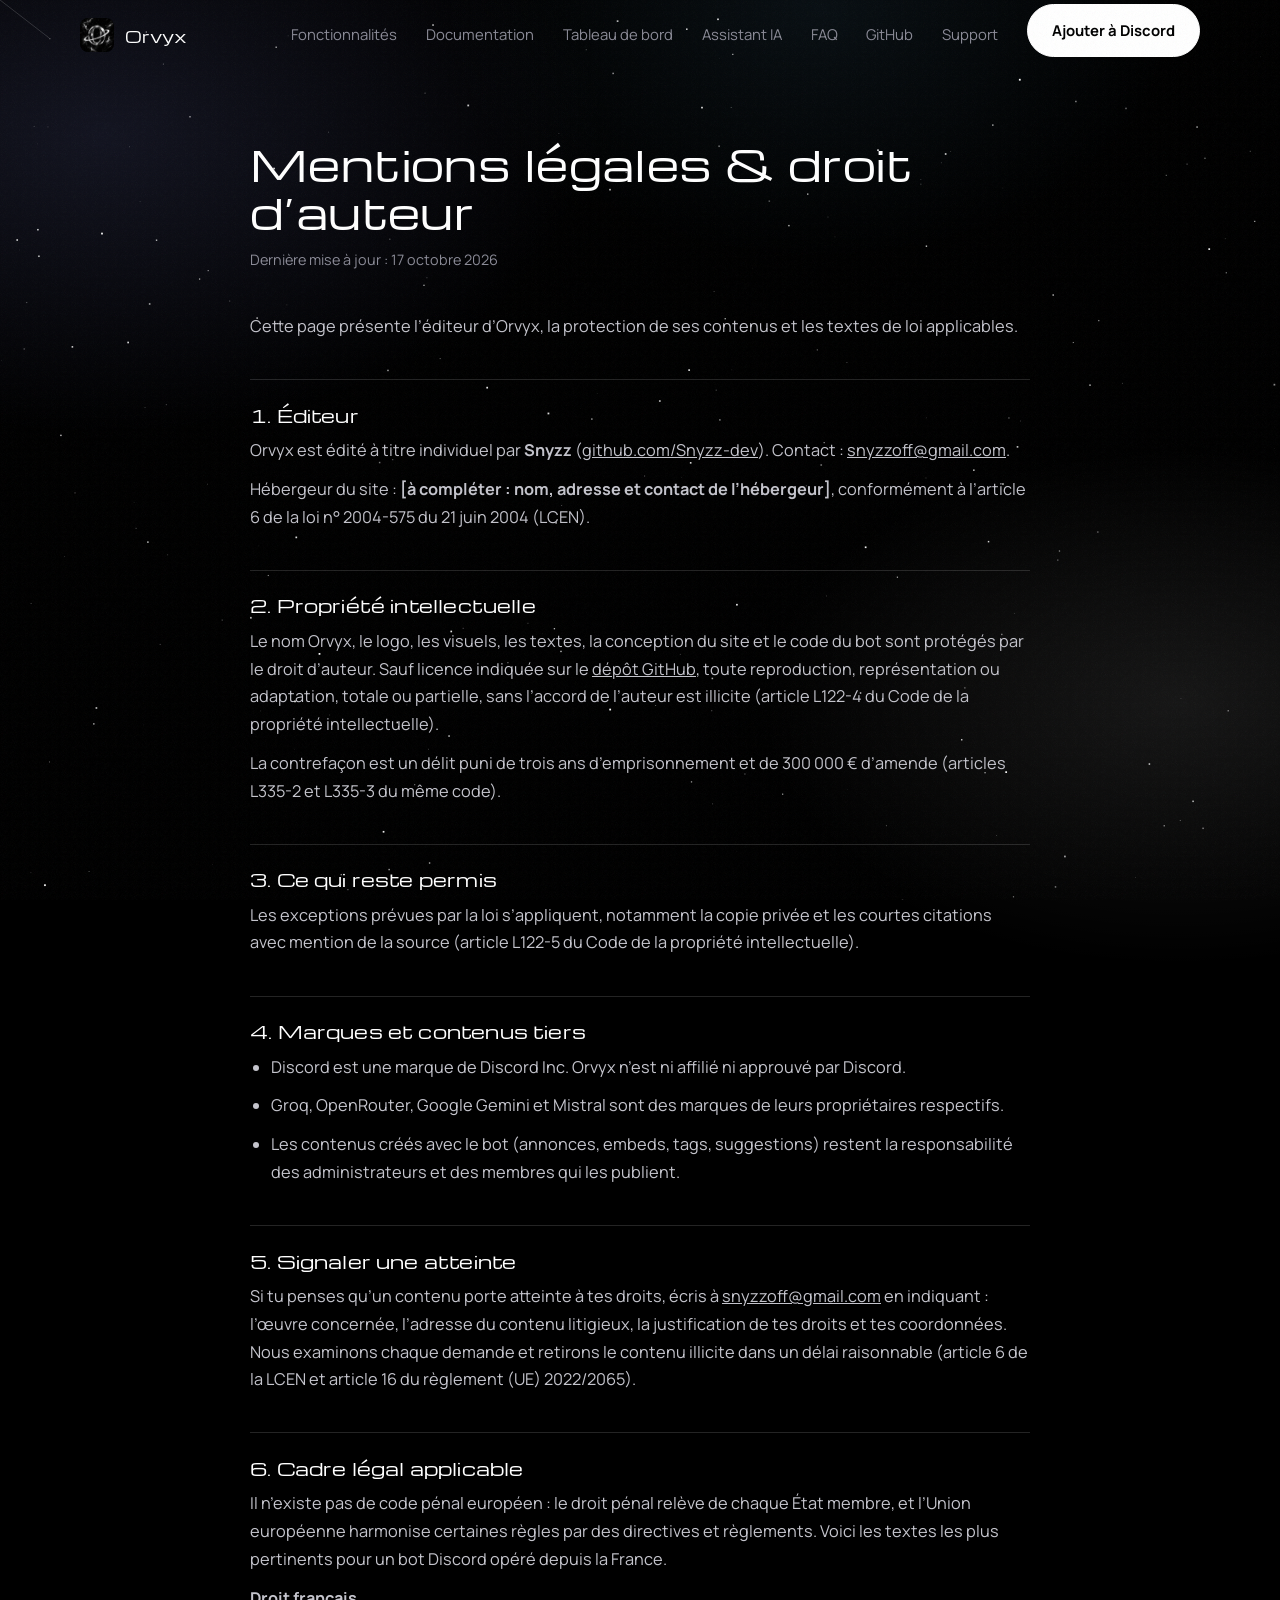
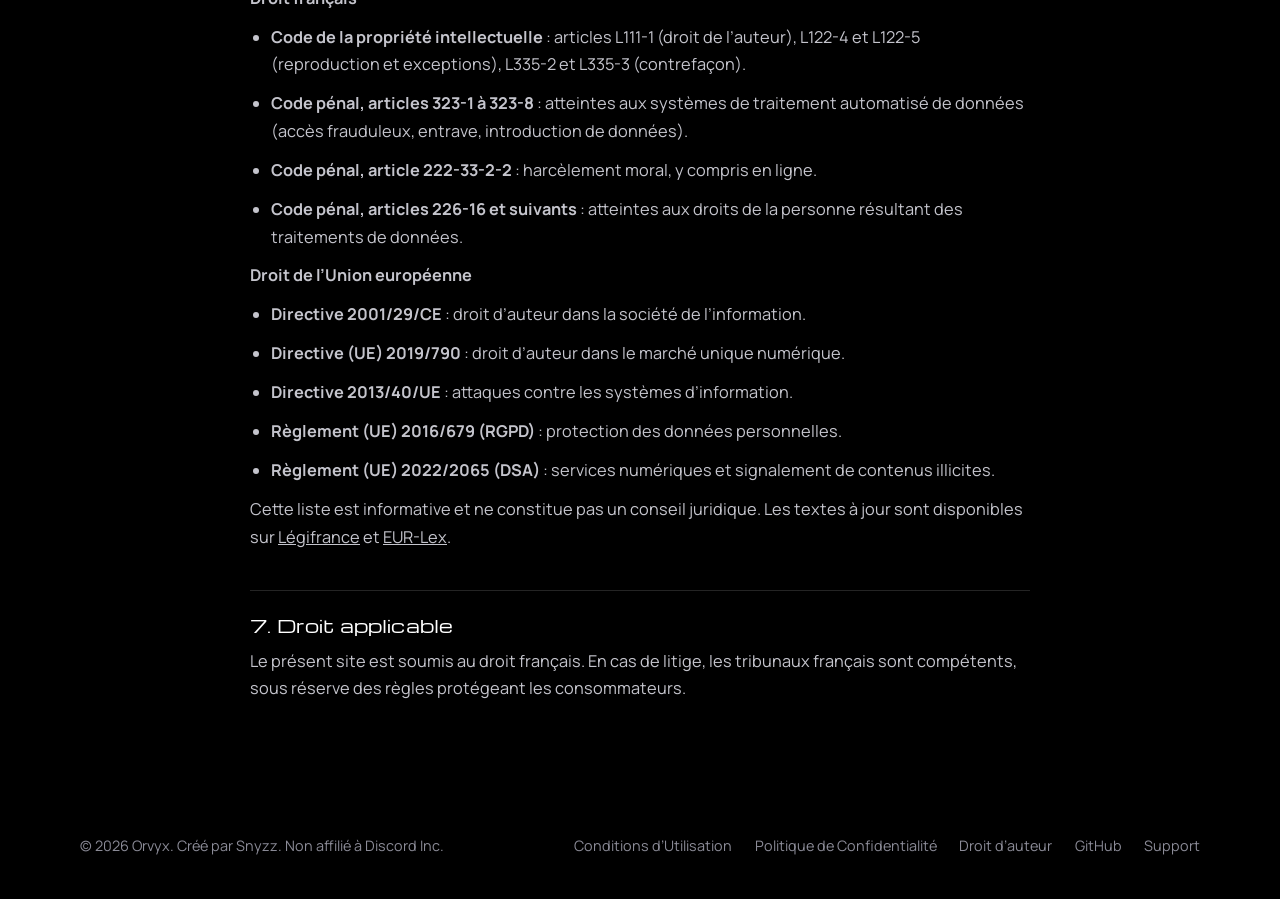
<file: droit-auteur.html>
<!doctype html><html lang="fr"><head><title>Mentions légales &amp; droit d’auteur – Orvyx</title><meta charset="utf-8">
<meta name="viewport" content="width=device-width,initial-scale=1"><link rel="icon" href="assets/logo.png"><link rel="preconnect" href="https://fonts.googleapis.com"><link rel="preconnect" href="https://fonts.gstatic.com" crossorigin><link href="https://fonts.googleapis.com/css2?family=Manrope:wght@400;600;700&family=Michroma&display=swap" rel="stylesheet"><link rel="stylesheet" href="style.css"></head><body><canvas id="stars"></canvas><nav><div class="wrap nv"><a class="brand" href="index.html"><img src="assets/logo.png" alt="">Orvyx</a><button class="burger" aria-label="Menu"><svg viewBox="0 0 24 24" fill="none" stroke="currentColor" stroke-width="1.6" stroke-linecap="round"><path d="M4 6h16M4 12h16M4 18h16"/></svg></button><ul class="links"><li><a href="index.html#fonctionnalites">Fonctionnalités</a></li><li><a href="documentation.html">Documentation</a></li><li><a href="dashboard.html">Tableau de bord</a></li><li><a href="index.html#ia">Assistant IA</a></li><li><a href="index.html#faq">FAQ</a></li><li><a href="https://github.com/Snyzz-dev" target="_blank" rel="noopener noreferrer">GitHub</a></li><li><a href="#" data-support>Support</a></li><li><a class="btn" href="#" data-invite>Ajouter à Discord</a></li></ul></div></nav>
<main class="wrap legal"><h1>Mentions légales &amp; droit d’auteur</h1><p class="up">Dernière mise à jour : 17 octobre 2026</p>
<p>Cette page présente l’éditeur d’Orvyx, la protection de ses contenus et les textes de loi applicables.</p>
<h2>1. Éditeur</h2><p>Orvyx est édité à titre individuel par <strong>Snyzz</strong> (<a href="https://github.com/Snyzz-dev" target="_blank" rel="noopener noreferrer">github.com/Snyzz-dev</a>). Contact : <a href="mailto:snyzzoff@gmail.com">snyzzoff@gmail.com</a>.</p>
<p>Hébergeur du site : <strong>[à compléter : nom, adresse et contact de l’hébergeur]</strong>, conformément à l’article 6 de la loi n° 2004-575 du 21 juin 2004 (LCEN).</p>
<h2>2. Propriété intellectuelle</h2><p>Le nom Orvyx, le logo, les visuels, les textes, la conception du site et le code du bot sont protégés par le droit d’auteur. Sauf licence indiquée sur le <a href="https://github.com/Snyzz-dev" target="_blank" rel="noopener noreferrer">dépôt GitHub</a>, toute reproduction, représentation ou adaptation, totale ou partielle, sans l’accord de l’auteur est illicite (article L122-4 du Code de la propriété intellectuelle).</p>
<p>La contrefaçon est un délit puni de trois ans d’emprisonnement et de 300 000 € d’amende (articles L335-2 et L335-3 du même code).</p>
<h2>3. Ce qui reste permis</h2><p>Les exceptions prévues par la loi s’appliquent, notamment la copie privée et les courtes citations avec mention de la source (article L122-5 du Code de la propriété intellectuelle).</p>
<h2>4. Marques et contenus tiers</h2><ul><li>Discord est une marque de Discord Inc. Orvyx n’est ni affilié ni approuvé par Discord.</li><li>Groq, OpenRouter, Google Gemini et Mistral sont des marques de leurs propriétaires respectifs.</li><li>Les contenus créés avec le bot (annonces, embeds, tags, suggestions) restent la responsabilité des administrateurs et des membres qui les publient.</li></ul>
<h2>5. Signaler une atteinte</h2><p>Si tu penses qu’un contenu porte atteinte à tes droits, écris à <a href="mailto:snyzzoff@gmail.com">snyzzoff@gmail.com</a> en indiquant : l’œuvre concernée, l’adresse du contenu litigieux, la justification de tes droits et tes coordonnées. Nous examinons chaque demande et retirons le contenu illicite dans un délai raisonnable (article 6 de la LCEN et article 16 du règlement (UE) 2022/2065).</p>
<h2>6. Cadre légal applicable</h2><p>Il n’existe pas de code pénal européen : le droit pénal relève de chaque État membre, et l’Union européenne harmonise certaines règles par des directives et règlements. Voici les textes les plus pertinents pour un bot Discord opéré depuis la France.</p>
<p><strong>Droit français</strong></p><ul><li><strong>Code de la propriété intellectuelle</strong> : articles L111-1 (droit de l’auteur), L122-4 et L122-5 (reproduction et exceptions), L335-2 et L335-3 (contrefaçon).</li><li><strong>Code pénal, articles 323-1 à 323-8</strong> : atteintes aux systèmes de traitement automatisé de données (accès frauduleux, entrave, introduction de données).</li><li><strong>Code pénal, article 222-33-2-2</strong> : harcèlement moral, y compris en ligne.</li><li><strong>Code pénal, articles 226-16 et suivants</strong> : atteintes aux droits de la personne résultant des traitements de données.</li></ul>
<p><strong>Droit de l’Union européenne</strong></p><ul><li><strong>Directive 2001/29/CE</strong> : droit d’auteur dans la société de l’information.</li><li><strong>Directive (UE) 2019/790</strong> : droit d’auteur dans le marché unique numérique.</li><li><strong>Directive 2013/40/UE</strong> : attaques contre les systèmes d’information.</li><li><strong>Règlement (UE) 2016/679 (RGPD)</strong> : protection des données personnelles.</li><li><strong>Règlement (UE) 2022/2065 (DSA)</strong> : services numériques et signalement de contenus illicites.</li></ul>
<p>Cette liste est informative et ne constitue pas un conseil juridique. Les textes à jour sont disponibles sur <a href="https://www.legifrance.gouv.fr" target="_blank" rel="noopener noreferrer">Légifrance</a> et <a href="https://eur-lex.europa.eu" target="_blank" rel="noopener noreferrer">EUR-Lex</a>.</p>
<h2>7. Droit applicable</h2><p>Le présent site est soumis au droit français. En cas de litige, les tribunaux français sont compétents, sous réserve des règles protégeant les consommateurs.</p>
</main><footer><div class="wrap"><span>© 2026 Orvyx. Créé par Snyzz. Non affilié à Discord Inc.</span><div><a href="conditions.html">Conditions d’Utilisation</a><a href="confidentialite.html">Politique de Confidentialité</a><a href="droit-auteur.html">Droit d’auteur</a><a href="https://github.com/Snyzz-dev" target="_blank" rel="noopener noreferrer">GitHub</a><a href="#" data-support>Support</a></div></div></footer><script src="script.js"></script></body></html>
</file>
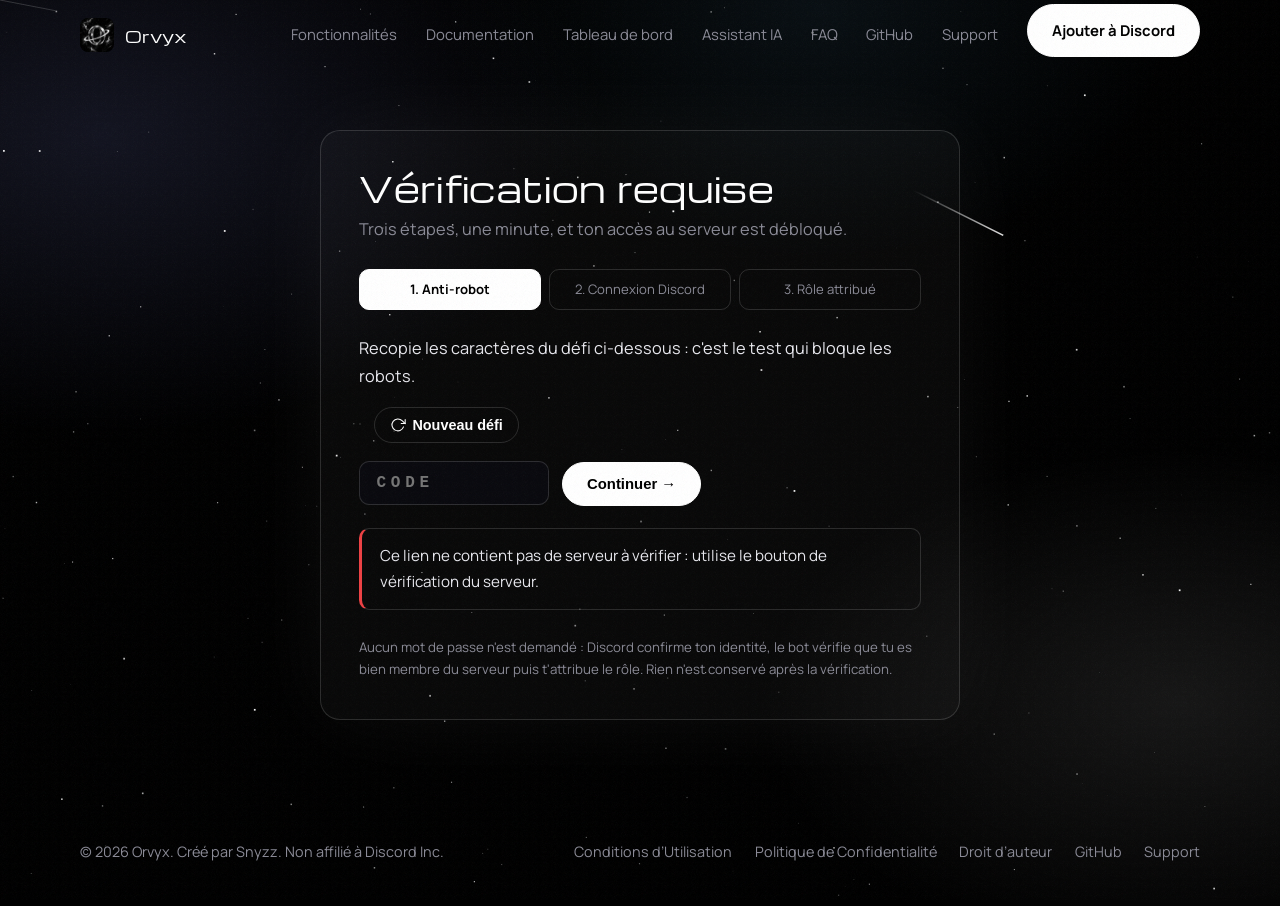
<file: verifier.html>
<!doctype html><html lang="fr"><head><title>Vérification – Orvyx</title><meta name="description" content="Vérifie ton compte Discord pour accéder au serveur : un défi anti-robot, ta connexion Discord, puis ton rôle. Aucun mot de passe, aucune donnée conservée."><meta charset="utf-8">
<meta name="viewport" content="width=device-width,initial-scale=1"><link rel="icon" href="assets/logo.png"><link rel="preconnect" href="https://fonts.googleapis.com"><link rel="preconnect" href="https://fonts.gstatic.com" crossorigin><link href="https://fonts.googleapis.com/css2?family=Manrope:wght@400;600;700&family=Michroma&display=swap" rel="stylesheet"><link rel="stylesheet" href="style.css?v=4"><meta property="og:image" content="assets/banner.png"><style>#defi{flex:none}#defi svg{display:block!important;width:168px!important;height:44px!important;min-width:168px!important;max-width:none!important;max-height:none!important}.captcha .btn.mini{white-space:nowrap;flex:none}.captcha .btn.mini svg{width:1.1em!important;height:1.1em!important}</style></head><body>
<canvas id="stars"></canvas><nav><div class="wrap nv"><a class="brand" href="index.html"><img src="assets/logo.png" alt="">Orvyx</a><button class="burger" aria-label="Menu"><svg viewBox="0 0 24 24" fill="none" stroke="currentColor" stroke-width="1.6" stroke-linecap="round"><path d="M4 6h16M4 12h16M4 18h16"/></svg></button><ul class="links"><li><a href="index.html#fonctionnalites">Fonctionnalités</a></li><li><a href="documentation.html">Documentation</a></li><li><a href="dashboard.html">Tableau de bord</a></li><li><a href="index.html#ia">Assistant IA</a></li><li><a href="index.html#faq">FAQ</a></li><li><a href="https://github.com/Snyzz-dev" target="_blank" rel="noopener noreferrer">GitHub</a></li><li><a href="#" data-support>Support</a></li><li><a class="btn" href="#" data-invite>Ajouter à Discord</a></li></ul></div></nav>

<main class="wrap vwrap">
<div class="vcard in" id="carte">
<h1 id="titre">Vérification requise</h1>
<p class="sub" id="sous-titre">Trois étapes, une minute, et ton accès au serveur est débloqué.</p>
<div class="steps" id="etapes"><span class="on">1. Anti-robot</span><span>2. Connexion Discord</span><span>3. Rôle attribué</span></div>

<div id="panneau-captcha">
<p class="vlead">Recopie les caractères du défi ci-dessous : c'est le test qui bloque les robots.</p>
<div class="captcha"><span id="defi"></span><button class="btn ghost mini" id="recharger" type="button" aria-label="Nouveau défi"><svg viewBox="0 0 24 24" fill="none" stroke="currentColor" stroke-width="1.6" stroke-linecap="round"><polyline points="23 4 23 10 17 10"/><path d="M20.49 15a9 9 0 1 1-2.12-9.36L23 10"/></svg> Nouveau défi</button></div>
<form id="formulaire" autocomplete="off">
<input class="vinput" id="reponse" maxlength="8" placeholder="CODE" aria-label="Code du défi" required>
<button class="btn" id="valider" type="submit">Continuer →</button>
</form>
</div>

<div class="vmsg" id="message" role="status"></div>
<p class="vnote">Aucun mot de passe n'est demandé : Discord confirme ton identité, le bot vérifie que tu es bien membre du serveur puis t'attribue le rôle. Rien n'est conservé après la vérification.</p>
</div>
</main>

<footer><div class="wrap"><span>© 2026 Orvyx. Créé par Snyzz. Non affilié à Discord Inc.</span><div><a href="conditions.html">Conditions d’Utilisation</a><a href="confidentialite.html">Politique de Confidentialité</a><a href="droit-auteur.html">Droit d’auteur</a><a href="https://github.com/Snyzz-dev" target="_blank" rel="noopener noreferrer">GitHub</a><a href="#" data-support>Support</a></div></div></footer>
<script src="config.js"></script><script src="script.js"></script>
<script>
(function(){
"use strict";
/* API : config.js (dossier Web) — "" = même origine (page servie par le bot). */
var API = String(window.ORVYX_API || "").replace(/\/+$/, "");
var q = new URLSearchParams(location.search);
var SERVEUR = q.get("serveur") || window.ORVYX_SERVEUR || "";
var $ = function(id){ return document.getElementById(id); };
var msg = $("message"), etapes = Array.prototype.slice.call(document.querySelectorAll("#etapes span"));

function montrer(texte, type){
  msg.textContent = texte;
  msg.className = "vmsg " + (type || "no");
}
function etape(i){ etapes.forEach(function(e, n){ e.classList.toggle("on", n <= i); }); }

var ERREURS = {
  membre: "Ce compte Discord n’est pas membre du serveur. Rejoins le serveur avec le lien d’invitation, puis réessaie.",
  config: "La vérification n’est pas encore prête sur ce serveur : préviens le staff.",
  bot: "Le bot n’a pas le droit d’attribuer le rôle (permissions ou hiérarchie) : préviens le staff.",
  state: "Ce lien a expiré ou a déjà été utilisé. Recommence depuis le serveur.",
  discord: "Discord a refusé la connexion. Réessaie dans un instant.",
  reseau: "Le serveur Discord est injoignable pour l’instant. Réessaie dans quelques secondes.",
  captcha: "CAPTCHA incorrect ou expiré — un nouveau défi a été généré.",
  api: "Le service de vérification est injoignable. Réessaie plus tard."
};

/* ---------------------------------------------------------- résultat d'un retour de Discord */
if (q.get("ok") === "role" || q.get("ok") === "deja"){
  etape(2);
  $("panneau-captcha").style.display = "none";
  if (q.get("ok") === "role"){
    $("titre").textContent = "Bienvenue !";
    $("sous-titre").textContent = "Ton rôle t’a été attribué et une confirmation vient de t’arriver en message privé.";
    montrer("Vérification réussie — tous les salons du serveur sont maintenant visibles.", "ok");
  } else {
    $("titre").textContent = "Déjà vérifié";
    $("sous-titre").textContent = "Tu avais déjà le rôle : rien de plus à faire.";
    montrer("Tu étais déjà vérifié : profite du serveur !", "ok");
  }
} else if (q.get("err")){
  etape(0);
  montrer(ERREURS[q.get("err")] || ERREURS.api);
  if (SERVEUR) chargerDefi(true);
} else if (!SERVEUR){
  montrer("Ce lien ne contient pas de serveur à vérifier : utilise le bouton de vérification du serveur.");
} else {
  infos();
  chargerDefi();
}

/* ---------------------------------------------------------- nom du serveur (affichage) */
async function infos(){
  try {
    var r = await fetch(API + "/api/verify/infos?serveur=" + encodeURIComponent(SERVEUR));
    if (!r.ok) return;
    var d = await r.json();
    if (d.nom) $("sous-titre").textContent = "Tu rejoins " + d.nom +
      (d.role ? " — le rôle « " + d.role + " » te sera attribué." : ".");
  } catch (e) { /* affichage facultatif */ }
}

/* ---------------------------------------------------------- défi anti-robot */
var defiId = "";
async function chargerDefi(silencieux){
  try {
    var r = await fetch(API + "/api/verify/captcha");
    if (!r.ok) throw new Error(r.status);
    var d = await r.json();
    defiId = d.id;
    $("defi").innerHTML = d.svg;
    var sv = $("defi").querySelector("svg");
    if (sv){ sv.style.cssText = "display:block;width:168px;height:44px;min-width:168px;max-width:none;max-height:none"; }
    $("reponse").value = "";
    $("reponse").focus({preventScroll: true});
  } catch (e) {
    /* en mode silencieux, on garde le message d’erreur spécifique affiché */
    if (!silencieux) montrer(ERREURS.api);
    $("valider").disabled = true;
  }
}
$("recharger").onclick = function(){ chargerDefi(); };

/* ---------------------------------------------------------- passage au Discord */
$("formulaire").addEventListener("submit", async function(ev){
  ev.preventDefault();
  var bouton = $("valider");
  bouton.disabled = true;
  try {
    var r = await fetch(API + "/api/verify/start", {
      method: "POST",
      headers: {"Content-Type": "application/json"},
      body: JSON.stringify({serveur: SERVEUR, captcha_id: defiId, captcha: $("reponse").value})
    });
    var d = await r.json().catch(function(){ return {}; });
    if (!r.ok || !d.redirect){
      montrer(d.erreur || ERREURS.api);
      chargerDefi();
      return;
    }
    etape(1);
    montrer("CAPTCHA validé — connexion à Discord…", "ok");
    location.href = d.redirect;
  } catch (e) {
    montrer(ERREURS.api);
    chargerDefi();
  } finally {
    bouton.disabled = false;
  }
});
})();
</script>
</body></html>
</file>
<file: style.css>
:root{--bg:#000;--tx:#e8e8ee;--mu:#8b8b97;--ln:rgba(255,255,255,.14);--pn:rgba(255,255,255,.035);--wh:#fff;--d:'Michroma',sans-serif;--b:'Manrope',system-ui,sans-serif}
*{box-sizing:border-box;margin:0;padding:0}
html{scroll-behavior:smooth;scroll-padding-top:80px}
body{background:var(--bg);color:var(--tx);font:400 1.02rem/1.7 var(--b);overflow-x:hidden}
img{max-width:100%;display:block}a{color:inherit}
#stars{position:fixed;inset:0;z-index:-1;width:100%;height:100%}
:focus-visible{outline:2px solid var(--wh);outline-offset:3px}
.wrap{width:min(1120px,92%);margin:auto}
h1,h2,h3{font-family:var(--d);font-weight:400;line-height:1.15;color:var(--wh);letter-spacing:.01em}
h1{font-size:clamp(2.2rem,5.5vw,4.2rem)}h2{font-size:clamp(1.5rem,3.2vw,2.3rem);margin-bottom:1rem}h3{font-size:1rem}
p.lead{color:var(--mu);max-width:56ch;font-size:1.1rem}
/* nav */
nav{position:fixed;top:0;left:0;right:0;z-index:50;transition:.3s}
nav.sc{background:rgba(0,0,0,.78);backdrop-filter:blur(14px);border-bottom:1px solid var(--ln)}
.nv{display:flex;align-items:center;justify-content:space-between;height:70px}
.brand{display:flex;align-items:center;gap:.7rem;text-decoration:none;font:400 1rem var(--d);color:var(--wh)}
.brand img{width:34px;height:34px;border-radius:8px}
.links{display:flex;gap:1.8rem;align-items:center;list-style:none}
.links a{text-decoration:none;color:var(--mu);font-size:.93rem;transition:.2s}.links a:hover{color:var(--wh)}
.btn{display:inline-block;padding:.8rem 1.5rem;border-radius:999px;border:1px solid var(--wh);background:var(--wh);color:#000!important;font-weight:700;text-decoration:none;font-size:.93rem;transition:.25s;position:relative;overflow:hidden}
.btn:hover{background:transparent;color:var(--wh)!important;box-shadow:0 0 30px rgba(255,255,255,.35)}
.btn.ghost{background:transparent;color:var(--wh)!important;border-color:var(--ln)}.btn.ghost:hover{border-color:var(--wh)}
.burger{display:none;background:none;border:1px solid var(--ln);color:#fff;border-radius:8px;padding:.45rem .7rem;font-size:1.1rem;cursor:pointer}
/* hero */
.hero{min-height:100vh;display:flex;align-items:center;padding:110px 0 60px}
.hero .wrap{display:grid;grid-template-columns:1.05fr .95fr;gap:2rem;align-items:center}
.hero p.lead{margin:1.4rem 0 2rem}.cta{display:flex;gap:.9rem;flex-wrap:wrap}
.hero h1 span{display:block;color:#fff}
.orb{position:relative;aspect-ratio:1;width:100%;max-width:520px;margin:auto;animation:fl 7s ease-in-out infinite}
.orb img{width:100%;mix-blend-mode:screen;-webkit-mask-image:radial-gradient(circle,#000 55%,transparent 72%);mask-image:radial-gradient(circle,#000 55%,transparent 72%)}
.orb i{position:absolute;inset:-4%;border-radius:50%;border:1px dashed var(--ln);animation:sp 40s linear infinite}
.orb i:nth-child(2){inset:-14%;animation-duration:70s;animation-direction:reverse}
.orb i::after{content:"";position:absolute;top:8%;left:50%;width:7px;height:7px;border-radius:50%;background:#fff;box-shadow:0 0 14px 3px #fff}
@keyframes sp{to{transform:rotate(360deg)}}@keyframes fl{50%{transform:translateY(-16px)}}
.in{opacity:0;transform:translateY(24px);animation:up .9s cubic-bezier(.2,.7,.2,1) forwards}
.in:nth-child(2){animation-delay:.15s}.in:nth-child(3){animation-delay:.3s}.in:nth-child(4){animation-delay:.45s}
@keyframes up{to{opacity:1;transform:none}}
/* sections */
section{padding:7rem 0}
.stats{display:grid;grid-template-columns:repeat(4,1fr);border-block:1px solid var(--ln);padding:2.4rem 0}
.stats div{text-align:center;border-left:1px solid var(--ln)}.stats div:first-child{border:0}
.stats b{display:block;font:400 2rem var(--d);color:var(--wh)}.stats span{color:var(--mu);font-size:.9rem}
.feat{display:grid;grid-template-columns:repeat(3,1fr);margin-top:3rem;border:1px solid var(--ln);border-radius:20px;overflow:hidden}
.f{padding:2.2rem;border:1px solid var(--ln);margin:-.5px;position:relative;background:radial-gradient(300px circle at var(--x,50%) var(--y,50%),rgba(255,255,255,.1),transparent 60%);transition:.3s}
.f svg{width:30px;height:30px;stroke:#fff;fill:none;stroke-width:1.5;margin-bottom:1.3rem}
.f h3{margin-bottom:.7rem}.f p{color:var(--mu);font-size:.95rem}
.tabs{display:flex;gap:.6rem;margin:2.4rem 0 1.4rem;flex-wrap:wrap}
.tabs button{background:none;border:1px solid var(--ln);color:var(--mu);padding:.6rem 1.3rem;border-radius:999px;cursor:pointer;font:600 .9rem var(--b);transition:.2s}
.tabs button.on,.tabs button:hover{color:#000;background:#fff;border-color:#fff}
.cmds{display:none;border:1px solid var(--ln);border-radius:16px;background:var(--pn)}.cmds.on{display:block;animation:up .5s forwards;opacity:0}
.cmd{display:grid;grid-template-columns:210px 1fr;gap:1rem;padding:1.05rem 1.6rem;border-bottom:1px solid var(--ln)}.cmd:last-child{border:0}
.cmd code{font:600 .95rem ui-monospace,monospace;color:#fff}.cmd span{color:var(--mu)}
details{border-bottom:1px solid var(--ln);padding:1.3rem 0}summary{cursor:pointer;font-weight:700;color:#fff;list-style:none;display:flex;justify-content:space-between}
summary::after{content:"+";font-size:1.4rem;line-height:1;transition:.3s}details[open] summary::after{transform:rotate(45deg)}
details p{color:var(--mu);margin-top:.8rem;max-width:70ch}
.end{text-align:center;padding:9rem 0;background:linear-gradient(#000,rgba(0,0,0,.45) 40%,#000),url(assets/banner.png) center/cover}
.end p.lead{margin:0 auto 2rem}
footer{border-top:1px solid var(--ln);padding:2.5rem 0;color:var(--mu);font-size:.9rem}
footer .wrap{display:flex;justify-content:space-between;flex-wrap:wrap;gap:1rem}footer a{margin-left:1.4rem;text-decoration:none}footer a:hover{color:#fff}
.rv{opacity:0;transform:translateY(30px);transition:1s cubic-bezier(.2,.7,.2,1)}.rv.v{opacity:1;transform:none}
/* legal */
.legal{padding:140px 0 5rem;max-width:780px}.legal h1{font-size:clamp(1.7rem,4vw,2.6rem)}
.legal .up{color:var(--mu);margin:.8rem 0 2.5rem;font-size:.9rem}
.legal h2{font-size:1.1rem;margin:2.4rem 0 .7rem;padding-top:1.6rem;border-top:1px solid var(--ln)}
.legal p,.legal li{color:#c4c4cc;margin-bottom:.7rem}.legal ul{padding-left:1.3rem}.legal a{text-decoration:underline}
@media(max-width:860px){
.hero .wrap,.feat{grid-template-columns:1fr}.orb{max-width:340px;order:-1}.hero{padding-top:100px}
.stats{grid-template-columns:1fr 1fr;gap:1.6rem 0}.stats div:nth-child(3){border-left:0}
.cmd{grid-template-columns:1fr;gap:.2rem}section{padding:4.5rem 0}
.burger{display:block}.links{position:absolute;top:70px;left:0;right:0;flex-direction:column;background:#000;padding:1.5rem;border-bottom:1px solid var(--ln);display:none}.links.o{display:flex}}
@media(prefers-reduced-motion:reduce){*{animation:none!important;transition:none!important}.in,.rv{opacity:1;transform:none}}
.chain{display:flex;align-items:center;margin:2.4rem 0 1rem;flex-wrap:wrap;gap:.5rem}
.node{padding:.9rem 1.5rem;border:1px solid var(--ln);border-radius:12px;font:600 .95rem var(--b);color:var(--mu);animation:lit 8s infinite}
.node:nth-child(3){animation-delay:2s}.node:nth-child(5){animation-delay:4s}.node:nth-child(7){animation-delay:6s}
.chain s{flex:0 0 36px;height:1px;background:var(--ln)}
@keyframes lit{0%,22%{color:#fff;border-color:#fff;box-shadow:0 0 24px rgba(255,255,255,.3)}28%,100%{color:var(--mu);border-color:var(--ln);box-shadow:none}}
.two{display:grid;grid-template-columns:1fr 1fr;gap:3rem;align-items:start}
.tech{list-style:none}.tech li{padding:1rem 0;border-bottom:1px solid var(--ln);color:var(--mu)}.tech b{color:#fff;display:block}
.hp{border:1px solid var(--ln);border-radius:14px;background:var(--pn);padding:1.4rem 1.6rem;font-size:.95rem}.hp b{color:#fff}.hp p{color:var(--mu);margin:.2rem 0 .9rem}
.hp div{padding:.35rem 0;color:var(--mu)}.hp div em{font-style:normal;background:rgba(255,255,255,.12);color:#fff;border-radius:6px;padding:0 .45rem;margin-left:.3rem;font-size:.85rem}
@media(max-width:860px){.two{grid-template-columns:1fr;gap:2rem}.chain s{display:none}}
/* vérification */
.vwrap{max-width:640px;padding:130px 0 5rem}
.vcard{border:1px solid var(--ln);border-radius:20px;background:var(--pn);padding:2.4rem}
.vcard h1{font-size:clamp(1.5rem,3.4vw,2.1rem);margin-bottom:.5rem}
.vcard .sub{color:var(--mu)}
.steps{display:flex;gap:.5rem;margin:1.6rem 0;flex-wrap:wrap}
.steps span{flex:1;min-width:130px;border:1px solid var(--ln);border-radius:10px;padding:.5rem .7rem;color:var(--mu);font-size:.82rem;text-align:center;transition:.3s}
.steps span.on{color:#000;background:#fff;border-color:#fff;font-weight:700}
.vlead{color:var(--tx);margin-bottom:1rem}
.captcha{display:flex;gap:.8rem;align-items:center;margin:.6rem 0 1.2rem;flex-wrap:wrap}
.captcha span{display:inline-flex;border:1px solid var(--ln);border-radius:8px;overflow:hidden}
.captcha span svg{display:block}
#formulaire{display:flex;gap:.8rem;flex-wrap:wrap;align-items:center}
.vinput{background:#0a0a0f;border:1px solid var(--ln);border-radius:10px;color:#fff;padding:.75rem 1rem;font:600 1rem ui-monospace,monospace;letter-spacing:.3em;text-transform:uppercase;width:190px}
.btn.mini{padding:.55rem .95rem;font-size:.9rem}
.vmsg{display:none;border:1px solid var(--ln);border-left:3px solid #fff;border-radius:10px;padding:.9rem 1.1rem;margin-top:1.4rem;font-size:.95rem}
.vmsg.ok{display:block;border-left-color:#57f287}
.vmsg.no{display:block;border-left-color:#ed4245}
.vnote{color:var(--mu);font-size:.83rem;margin-top:1.6rem}
@media(max-width:860px){.vcard{padding:1.6rem}.vinput{width:100%}}
/* documentation */
.docs{padding:130px 0 4rem}
.docs h1{font-size:clamp(1.9rem,4.4vw,3.1rem);margin-bottom:.8rem}
.docs .lead code{font:600 .95rem ui-monospace,monospace;background:rgba(255,255,255,.09);border-radius:6px;padding:.1rem .45rem;color:#fff}
.docs-note{margin:1.6rem 0 .4rem;border:1px solid var(--ln);border-left:3px solid #fff;border-radius:12px;background:var(--pn);padding:.9rem 1.1rem;color:var(--mu);font-size:.92rem}
.docs-note b{color:#fff}
.docs-grid{display:grid;grid-template-columns:220px 1fr;gap:2.4rem;align-items:start;margin-top:2.2rem}
.docs-som{position:sticky;top:96px;border:1px solid var(--ln);border-radius:16px;background:var(--pn);padding:1.2rem 1.1rem}
.docs-som h2{font-size:.78rem;letter-spacing:.14em;text-transform:uppercase;color:var(--mu);margin-bottom:.9rem}
.soms{display:flex;flex-direction:column;gap:.15rem}
.soms a{display:flex;align-items:center;gap:.5rem;padding:.5rem .6rem;border-radius:9px;text-decoration:none;color:var(--mu);font-size:.92rem;transition:.25s}
.soms a:hover{color:#fff;background:rgba(255,255,255,.06)}
.soms a.actif{color:#000;background:#fff;font-weight:700}
.soms a em{margin-left:auto;font-style:normal;font-size:.78rem;opacity:.75}
.docs-corps{min-width:0}
.docs-corps .tabs{margin-top:0}
.cat{display:none}.cat.on{display:block;animation:up .5s forwards;opacity:0}
.cat-lead{color:var(--mu);font-size:.95rem;margin:.4rem 0 1.2rem}
.cat-lead b{color:#fff}
.cmd{display:block;border:1px solid var(--ln);border-radius:16px;background:var(--pn);padding:1.1rem 1.3rem;margin-bottom:1rem}
.cmd-tete{display:flex;align-items:baseline;gap:.7rem;flex-wrap:wrap}
.cmd-tete code{font:600 .98rem ui-monospace,monospace;color:#fff;background:rgba(255,255,255,.09);border-radius:8px;padding:.2rem .55rem}
.cmd-desc{color:var(--mu);font-size:.93rem}
.pill{border:1px solid var(--ln);border-radius:999px;padding:.1rem .6rem;font-size:.78rem;color:var(--mu)}
.cmd-aide{margin:.7rem 0 0;color:#c4c4cc;font-size:.95rem}
.cmd-aide code,.sous code{font:600 .88rem ui-monospace,monospace;background:rgba(255,255,255,.09);border-radius:6px;padding:.05rem .4rem;color:#fff}
.args{list-style:none;margin:.8rem 0 0;border-top:1px solid var(--ln);padding-top:.7rem}
.args li{color:var(--mu);font-size:.9rem;padding:.22rem 0}
.args li b{color:#fff;font-family:ui-monospace,monospace;font-weight:600}
.args li em{font-style:normal;color:#8b8b97;font-size:.82rem}
.cmd-meta{margin-top:.6rem;display:flex;gap:.4rem;flex-wrap:wrap}
.badge{border:1px solid var(--ln);border-radius:999px;padding:.08rem .55rem;font-size:.76rem;color:var(--mu);background:rgba(255,255,255,.04)}
.souss{margin-top:.4rem}
.sous{border-top:1px solid var(--ln);padding:.85rem 0 .25rem}
.sous-tete{display:flex;align-items:baseline;gap:.7rem;flex-wrap:wrap}
.sous-tete code{font:600 .92rem ui-monospace,monospace;color:#fff;background:rgba(255,255,255,.09);border-radius:8px;padding:.15rem .5rem}
.sous-desc{color:var(--mu);font-size:.9rem}
.docs-bas{margin-top:3rem;border:1px solid var(--ln);border-radius:16px;background:var(--pn);padding:1.6rem;display:flex;justify-content:space-between;align-items:center;gap:1.4rem;flex-wrap:wrap}
.docs-bas p{color:var(--mu);margin:0;max-width:60ch}
@media(max-width:860px){
.docs-grid{grid-template-columns:1fr;gap:1.6rem}
.docs-som{position:static}
.docs{padding:100px 0 3rem}
}

/* ================= COUCHE "COSMOS" : polish + animations ================= */
@property --a{syntax:"<angle>";inherits:false;initial-value:0deg}
::selection{background:#fff;color:#000}
html{scrollbar-width:thin;scrollbar-color:#444 #000}
body{opacity:0;animation:pg .9s .05s ease forwards}
@keyframes pg{to{opacity:1}}
/* aurores en fond */
body::before{content:"";position:fixed;inset:-20%;z-index:-2;pointer-events:none;
background:radial-gradient(40% 35% at 20% 25%,rgba(150,160,255,.13),transparent 70%),radial-gradient(35% 30% at 80% 70%,rgba(255,255,255,.09),transparent 70%),radial-gradient(30% 30% at 60% 15%,rgba(120,200,255,.08),transparent 70%);
animation:au 24s ease-in-out infinite alternate}
@keyframes au{to{transform:translate3d(4%,3%,0) rotate(6deg) scale(1.1)}}
/* grain de film */
body::after{content:"";position:fixed;inset:0;z-index:60;pointer-events:none;opacity:.05;
background-image:url("data:image/svg+xml,%3Csvg xmlns='http://www.w3.org/2000/svg' width='160' height='160'%3E%3Cfilter id='n'%3E%3CfeTurbulence baseFrequency='.9' numOctaves='2'/%3E%3C/filter%3E%3Crect width='160' height='160' filter='url(%23n)'/%3E%3C/svg%3E")}
/* barre de progression + lueur curseur */
#prog{position:fixed;top:0;left:0;height:2px;width:100%;transform-origin:0 50%;transform:scaleX(0);z-index:70;background:linear-gradient(90deg,transparent,#fff,#9ab4ff);box-shadow:0 0 12px #fff}
#glow{position:fixed;top:0;left:0;width:520px;height:520px;margin:-260px 0 0 -260px;border-radius:50%;pointer-events:none;z-index:-1;
background:radial-gradient(circle,rgba(255,255,255,.09),transparent 65%);will-change:transform;opacity:0;transition:opacity .6s}
#glow.on{opacity:1}
/* navigation */
nav{animation:nd .8s cubic-bezier(.2,.7,.2,1) both}
@keyframes nd{from{transform:translateY(-100%);opacity:0}}
.links a:not(.btn){position:relative}
.links a:not(.btn)::after{content:"";position:absolute;left:0;right:0;bottom:-6px;height:1px;background:#fff;transform:scaleX(0);transform-origin:right;transition:transform .35s cubic-bezier(.2,.7,.2,1)}
.links a:not(.btn):hover::after{transform:scaleX(1);transform-origin:left}
.brand img{transition:transform .8s cubic-bezier(.2,.7,.2,1),filter .4s}
.brand:hover img{transform:rotate(360deg) scale(1.1);filter:drop-shadow(0 0 10px #fff)}
/* boutons : balayage lumineux */
.btn::after{content:"";position:absolute;top:0;left:-75%;width:50%;height:100%;background:linear-gradient(100deg,transparent,rgba(255,255,255,.7),transparent);transform:skewX(-20deg);transition:left .7s}
.btn:hover::after{left:130%}
.btn.ghost::after{display:none}
.cta .btn:not(.ghost),.end .btn{animation:pulse 3.2s ease-in-out infinite}
@keyframes pulse{50%{box-shadow:0 0 38px rgba(255,255,255,.38)}}
.btn{will-change:transform}
/* hero */
.hero h1{text-shadow:0 0 60px rgba(255,255,255,.18)}
.hero h1.in{animation:hin 1.3s cubic-bezier(.2,.7,.2,1) forwards}
@keyframes hin{from{opacity:0;transform:translateY(34px);letter-spacing:.12em}to{opacity:1;transform:none;letter-spacing:.01em}}
.orb::before{content:"";position:absolute;inset:8%;border-radius:50%;background:radial-gradient(circle,rgba(255,255,255,.22),transparent 65%);filter:blur(30px);animation:halo 5s ease-in-out infinite alternate}
@keyframes halo{to{transform:scale(1.25);opacity:.45}}
.orb img{transform:translate3d(var(--ox,0),var(--oy,0),0) rotate(var(--or,0deg));transition:transform .25s ease-out;position:relative}
.orb i:nth-child(2)::after{top:auto;bottom:10%;width:5px;height:5px}
.hero::after{content:"";position:absolute;left:50%;bottom:26px;width:22px;height:36px;margin-left:-11px;border:1.5px solid var(--ln);border-radius:12px;background:linear-gradient(#fff,#fff) 50% 8px/3px 7px no-repeat;animation:wh 2s infinite}
.hero{position:relative}
@keyframes wh{50%{background-position:50% 18px;opacity:.4}}
/* titres */
h2{color:var(--wh)}
.legal h2,.docs-som h2,.cat h2{animation:none}
/* stats */
.stats b{text-shadow:0 0 24px rgba(255,255,255,.45)}
.stats div{transition:transform .4s,background .4s;border-radius:12px}
.stats div:hover{transform:translateY(-4px)}
/* cartes fonctionnalités : bordure lumineuse tournante */
.f{overflow:hidden;transform-style:preserve-3d;transition:transform .25s ease-out,background .3s}
.f::before{content:"";position:absolute;inset:0;padding:1px;border-radius:inherit;background:conic-gradient(from var(--a),transparent 62%,rgba(255,255,255,.95));-webkit-mask:linear-gradient(#000 0 0) content-box,linear-gradient(#000 0 0);-webkit-mask-composite:xor;mask-composite:exclude;opacity:0;transition:opacity .4s;animation:rot 4s linear infinite;pointer-events:none}
.f:hover::before{opacity:1}
@keyframes rot{to{--a:360deg}}
.f svg{transition:transform .5s cubic-bezier(.2,.7,.2,1),filter .4s}
.f:hover svg{transform:translateY(-4px) scale(1.18) rotate(-6deg);filter:drop-shadow(0 0 8px #fff)}
.feat .f.rv{transition-delay:var(--d,0s)}
/* révélations plus riches */
/* commandes, onglets, FAQ */
.tabs button{position:relative;transition:.3s cubic-bezier(.2,.7,.2,1)}
.tabs button:hover{transform:translateY(-2px);box-shadow:0 8px 24px rgba(255,255,255,.18)}
.cmd,.cmds,.docs-som,.vcard,.docs-bas,.docs-note{transition:border-color .35s,box-shadow .35s,transform .35s}
.cmd:hover{border-color:rgba(255,255,255,.4);box-shadow:0 0 30px rgba(255,255,255,.06);transform:translateX(4px)}
.vcard{box-shadow:0 0 90px rgba(255,255,255,.05);position:relative}
.vcard:hover,.hp:hover{border-color:rgba(255,255,255,.3)}
details{transition:background .3s,padding .3s}
details:hover{background:rgba(255,255,255,.03);padding-inline:1rem}
details[open] p{animation:up .5s cubic-bezier(.2,.7,.2,1) both}
summary:hover{text-shadow:0 0 14px #fff}
.node{transition:transform .3s}.node:hover{transform:translateY(-3px)}
.chain s{position:relative;overflow:hidden}
.chain s::after{content:"";position:absolute;inset:0;width:40%;background:#fff;animation:flow 2.2s linear infinite}
@keyframes flow{from{transform:translateX(-100%)}to{transform:translateX(250%)}}
/* bannière finale : zoom lent */
.end{background-size:115%;animation:kb 22s ease-in-out infinite alternate}
@keyframes kb{to{background-size:135%;background-position:60% 40%}}
/* pied de page */
footer a{position:relative;transition:color .2s,transform .2s;display:inline-block}
footer a:hover{transform:translateY(-2px)}
/* légal : sections qui s'allument */
.legal h2{transition:border-color .4s,padding-left .4s}.legal h2:hover{border-color:#fff;padding-left:.6rem}
@media(hover:none){#glow{display:none}.f::before{display:none}}
@media(prefers-reduced-motion:reduce){body{opacity:1}#glow,#prog{display:none}.hero::after{display:none}.hero h1.in{opacity:1}}

/* correctifs : espacement du hero + révélations fiables */
.hero{padding-bottom:9rem}
.hero::after{bottom:48px}
.stats{margin-top:1rem;margin-bottom:1rem}
.rv.hp{transition:1s cubic-bezier(.2,.7,.2,1),border-color .35s}
@media(max-width:860px){.hero{padding-bottom:6rem}.hero::after{display:none}}

/* icônes du Centre d'aide : taille fixe (elles s'étiraient à toute la largeur) */
.hp svg{width:18px;height:18px;flex:none;display:inline-block;vertical-align:-3px;margin-right:.45rem;stroke:#fff}
.hp div{display:flex;align-items:center;flex-wrap:wrap;gap:.1rem .2rem}
.hp b svg{margin-right:.5rem}

/* documentation : toutes les icônes SVG à taille fixe */
.soms a svg,.tab svg{width:18px;height:18px;flex:none}
.tab{display:inline-flex;align-items:center;gap:.45rem}
.tab em{font-style:normal;opacity:.7;font-size:.8rem}
.cat-lead svg{width:20px;height:20px;display:inline-block;vertical-align:-4px;margin-right:.4rem;stroke:#fff}
.cmd-aide svg,.sous-desc svg,.args svg,.cmd-desc svg{width:1em;height:1em;display:inline-block;vertical-align:-.15em}
.legal svg,.vcard svg:not(.keep){max-width:1.4em;max-height:1.4em}
.btn.mini{white-space:nowrap;display:inline-flex;align-items:center;gap:.4rem}

/* ===== Bannière finale "Prêt à lancer Orvyx ?" ===== */
.end{position:relative;overflow:hidden;isolation:isolate;padding:11rem 0 10rem;background:#000;animation:none;background-size:auto}
.end::before{content:"";position:absolute;inset:-6%;z-index:-2;background:url(assets/banner.png) center/cover no-repeat;filter:brightness(.7) contrast(1.1);animation:endzoom 26s ease-in-out infinite alternate}
@keyframes endzoom{from{transform:scale(1) translate3d(0,0,0)}to{transform:scale(1.14) translate3d(-1.5%,1%,0)}}
.end::after{content:"";position:absolute;inset:0;z-index:-1;pointer-events:none;
background:linear-gradient(#000 0,rgba(0,0,0,0) 28%,rgba(0,0,0,0) 72%,#000 100%),
radial-gradient(ellipse 48% 62% at 50% 50%,rgba(0,0,0,.88) 0,rgba(0,0,0,.55) 55%,rgba(0,0,0,0) 100%)}
.end>*{position:relative;z-index:2}
.end h2{font-size:clamp(2rem,5.2vw,3.9rem);margin-bottom:1.2rem;filter:drop-shadow(0 0 26px rgba(255,255,255,.4))}
.end p.lead{color:#cfcfda;text-shadow:0 2px 24px #000,0 0 8px #000;font-size:1.15rem;margin:0 auto 2.6rem}
.end p.lead code{background:rgba(255,255,255,.14);border-radius:6px;padding:.05rem .45rem;color:#fff}
.end .btn{padding:1.15rem 2.8rem;font-size:1.05rem;letter-spacing:.01em;animation:ping 2.6s ease-out infinite;box-shadow:0 0 40px rgba(255,255,255,.3)}
.end .btn:hover{animation-play-state:paused;box-shadow:0 0 60px rgba(255,255,255,.55);background:#000;color:#fff!important}
@keyframes ping{0%{box-shadow:0 0 40px rgba(255,255,255,.3),0 0 0 0 rgba(255,255,255,.55)}80%,100%{box-shadow:0 0 40px rgba(255,255,255,.3),0 0 0 26px rgba(255,255,255,0)}}
/* ligne de lumière entre la bannière et le pied de page */
footer{position:relative;border-top:0}
footer::before{content:"";position:absolute;top:0;left:10%;right:10%;height:1px;background:linear-gradient(90deg,transparent,rgba(255,255,255,.7),transparent)}
@media(max-width:860px){.end{padding:7rem 0 6.5rem}.end .btn{padding:1rem 2rem}}
@media(prefers-reduced-motion:reduce){.end::before{animation:none}.end .btn{animation:none}}

/* ===== Bannière finale v2 : fondu, balayage de lumière, étincelles ===== */
@property --ea{syntax:"<angle>";inherits:false;initial-value:0deg}
.end::before{-webkit-mask-image:linear-gradient(transparent,#000 24%,#000 76%,transparent);mask-image:linear-gradient(transparent,#000 24%,#000 76%,transparent);filter:brightness(.8) contrast(1.12) saturate(0)}
.end::after{background:
radial-gradient(ellipse 46% 58% at 50% 52%,rgba(0,0,0,.9) 0,rgba(0,0,0,.55) 55%,transparent 100%),
conic-gradient(from var(--ea) at 50% 52%,transparent 0,rgba(255,255,255,.10) 8%,transparent 22%,transparent 50%,rgba(255,255,255,.07) 58%,transparent 72%);
animation:sweep 18s linear infinite}
@keyframes sweep{to{--ea:360deg}}
.end h2{background-size:300%;animation:sh 7s linear infinite;text-shadow:none}
.end .spark{position:absolute;z-index:1;width:3px;height:3px;border-radius:50%;background:#fff;box-shadow:0 0 10px 2px rgba(255,255,255,.8);opacity:0;pointer-events:none;animation:rise var(--t,9s) linear var(--w,0s) infinite}
@keyframes rise{0%{transform:translateY(0) scale(.6);opacity:0}15%{opacity:.9}100%{transform:translateY(-220px) scale(1.2);opacity:0}}
/* entrée orchestrée */
.end.pre h2,.end.pre p.lead,.end.pre .btn{opacity:0;transform:translateY(28px);filter:blur(10px)}
.end.go h2,.end.go p.lead,.end.go .btn{transition:opacity 1s cubic-bezier(.2,.7,.2,1),transform 1s cubic-bezier(.2,.7,.2,1),filter 1s}
.end.go p.lead{transition-delay:.18s}.end.go .btn{transition-delay:.36s}
/* lueur d'horizon sous le bouton */
.end p.lead+*{position:relative}
@media(prefers-reduced-motion:reduce){.end::after{animation:none}.end .spark{display:none}.end.pre h2,.end.pre p.lead,.end.pre .btn{opacity:1;transform:none;filter:none}}

/* ===== Bannière finale : cadre délimité ===== */
.end{margin:3rem clamp(.6rem,2.2vw,2rem) 3.5rem;border-radius:30px;border:1px solid rgba(255,255,255,.2);
box-shadow:inset 0 1px 0 rgba(255,255,255,.4),inset 0 0 80px rgba(0,0,0,.6),0 0 0 6px rgba(255,255,255,.025),0 30px 90px -30px rgba(255,255,255,.18);
padding:9rem 0 8.5rem;background:#000}
.end::before{-webkit-mask-image:none;mask-image:none;inset:-4%}
/* liseré lumineux qui parcourt le cadre */
.end>.edge{position:absolute;inset:0;border-radius:inherit;padding:1px;pointer-events:none;z-index:3;
background:conic-gradient(from var(--ea),transparent 0,rgba(255,255,255,.95) 6%,transparent 16%);
-webkit-mask:linear-gradient(#000 0 0) content-box,linear-gradient(#000 0 0);-webkit-mask-composite:xor;mask-composite:exclude;animation:sweep 9s linear infinite}
footer::before{display:none}
footer{border-top:0}
@media(max-width:860px){.end{border-radius:20px;padding:6rem 0 5.5rem;margin-top:2rem}}
@media(prefers-reduced-motion:reduce){.end>.edge{animation:none;opacity:.5}}

/* ===== Logo du hero : animation autonome (ne suit plus le curseur) ===== */
.orb img{transform:none;transition:none;animation:logo3d 11s ease-in-out infinite;transform-origin:50% 50%;will-change:transform,filter}
@keyframes logo3d{
0%,100%{transform:perspective(900px) rotateY(-14deg) rotateX(4deg) rotateZ(-2deg) scale(1);filter:brightness(1) drop-shadow(0 0 14px rgba(255,255,255,.25))}
50%{transform:perspective(900px) rotateY(14deg) rotateX(-4deg) rotateZ(2deg) scale(1.05);filter:brightness(1.25) drop-shadow(0 0 34px rgba(255,255,255,.55))}}
/* éclat de lumière qui tourne autour de l'anneau */
.orb::after{content:"";position:absolute;inset:14%;border-radius:50%;pointer-events:none;mix-blend-mode:screen;filter:blur(12px);
background:conic-gradient(from var(--ea),transparent 0,rgba(255,255,255,.4) 7%,transparent 18%,transparent 55%,rgba(255,255,255,.22) 62%,transparent 72%);
-webkit-mask-image:radial-gradient(circle,transparent 30%,#000 52%,transparent 70%);mask-image:radial-gradient(circle,transparent 30%,#000 52%,transparent 70%);animation:sweep 7s linear infinite}
.orb::before{animation:halo 4.5s ease-in-out infinite alternate}
@media(prefers-reduced-motion:reduce){.orb img,.orb::after{animation:none}}

/* ===== Captcha : taille explicite (prioritaire sur la règle .vcard svg) ===== */
#defi{flex:none}
#defi svg{display:block!important;width:220px!important;height:auto!important;min-width:220px!important;max-width:100%!important;max-height:none!important}
.captcha .btn.mini{white-space:nowrap;flex:none}
.captcha .btn.mini svg{width:1.1em!important;height:1.1em!important;min-width:0!important}
</file>
